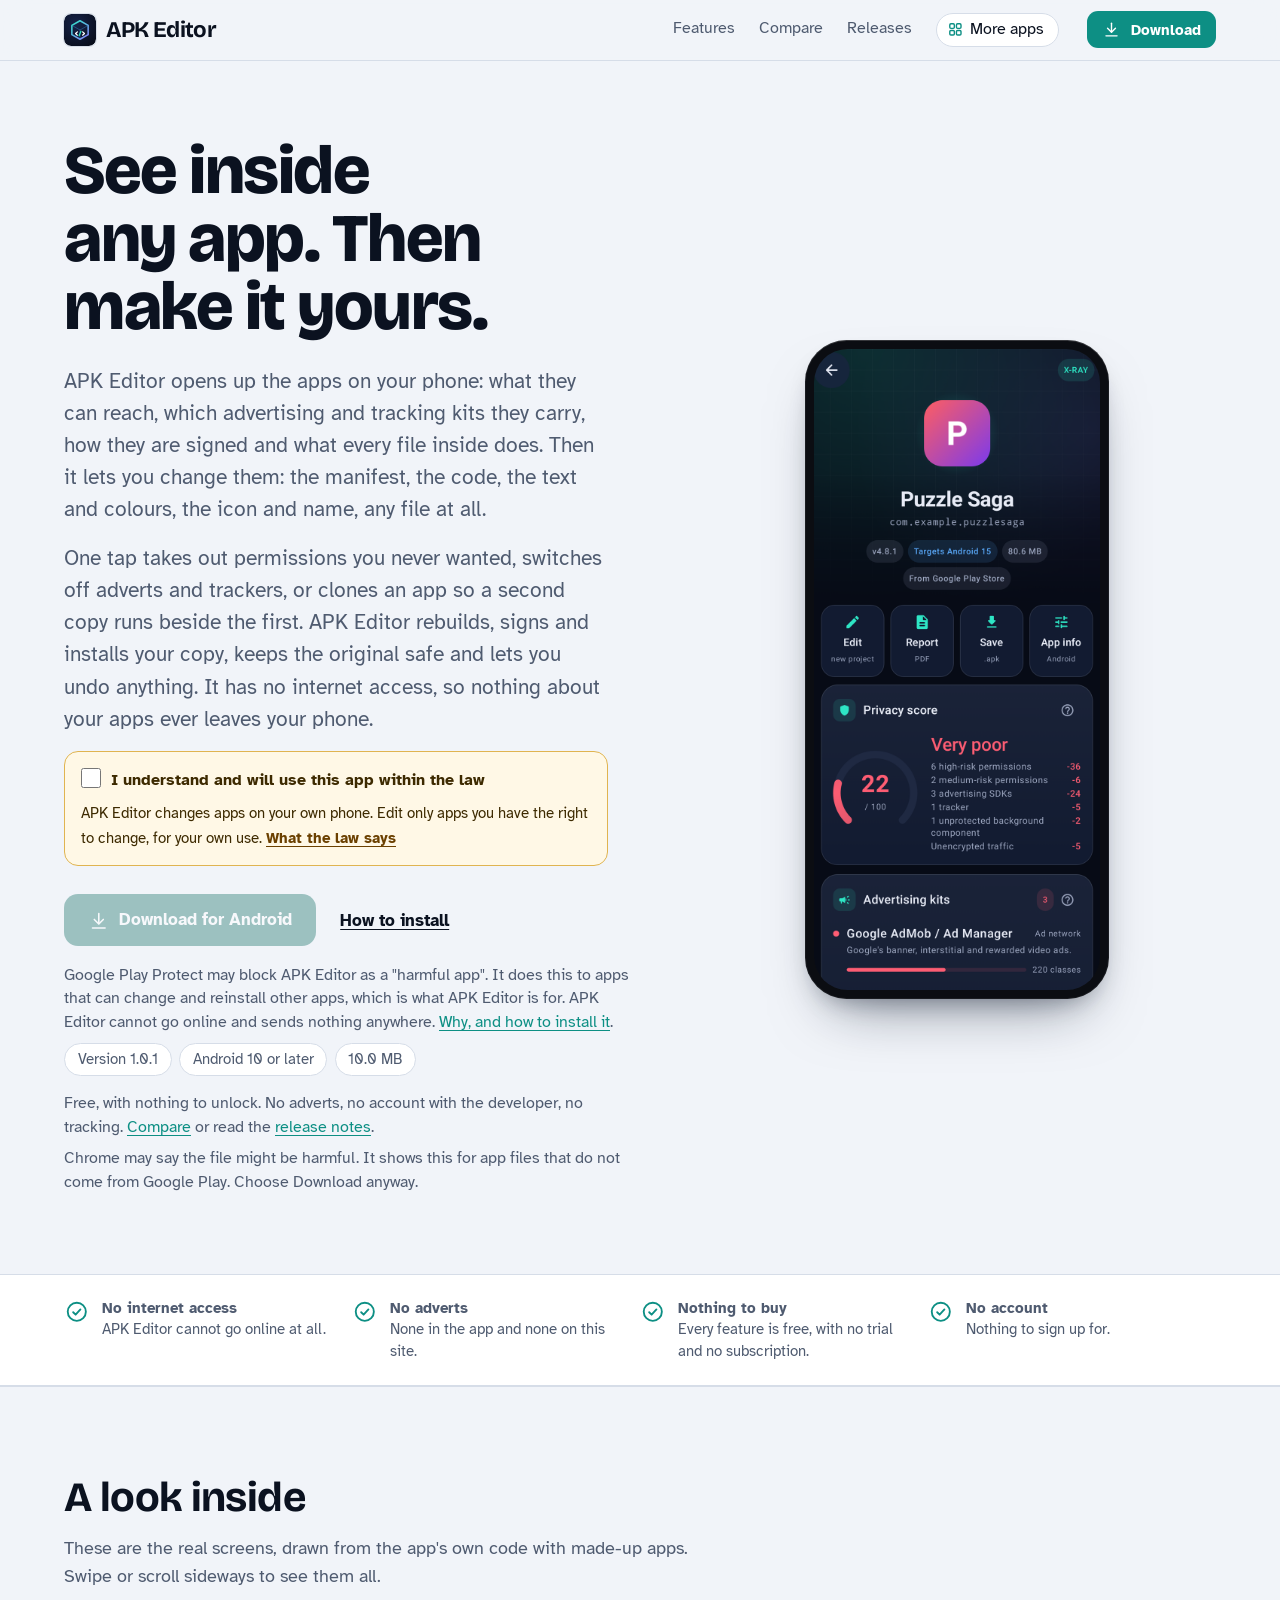
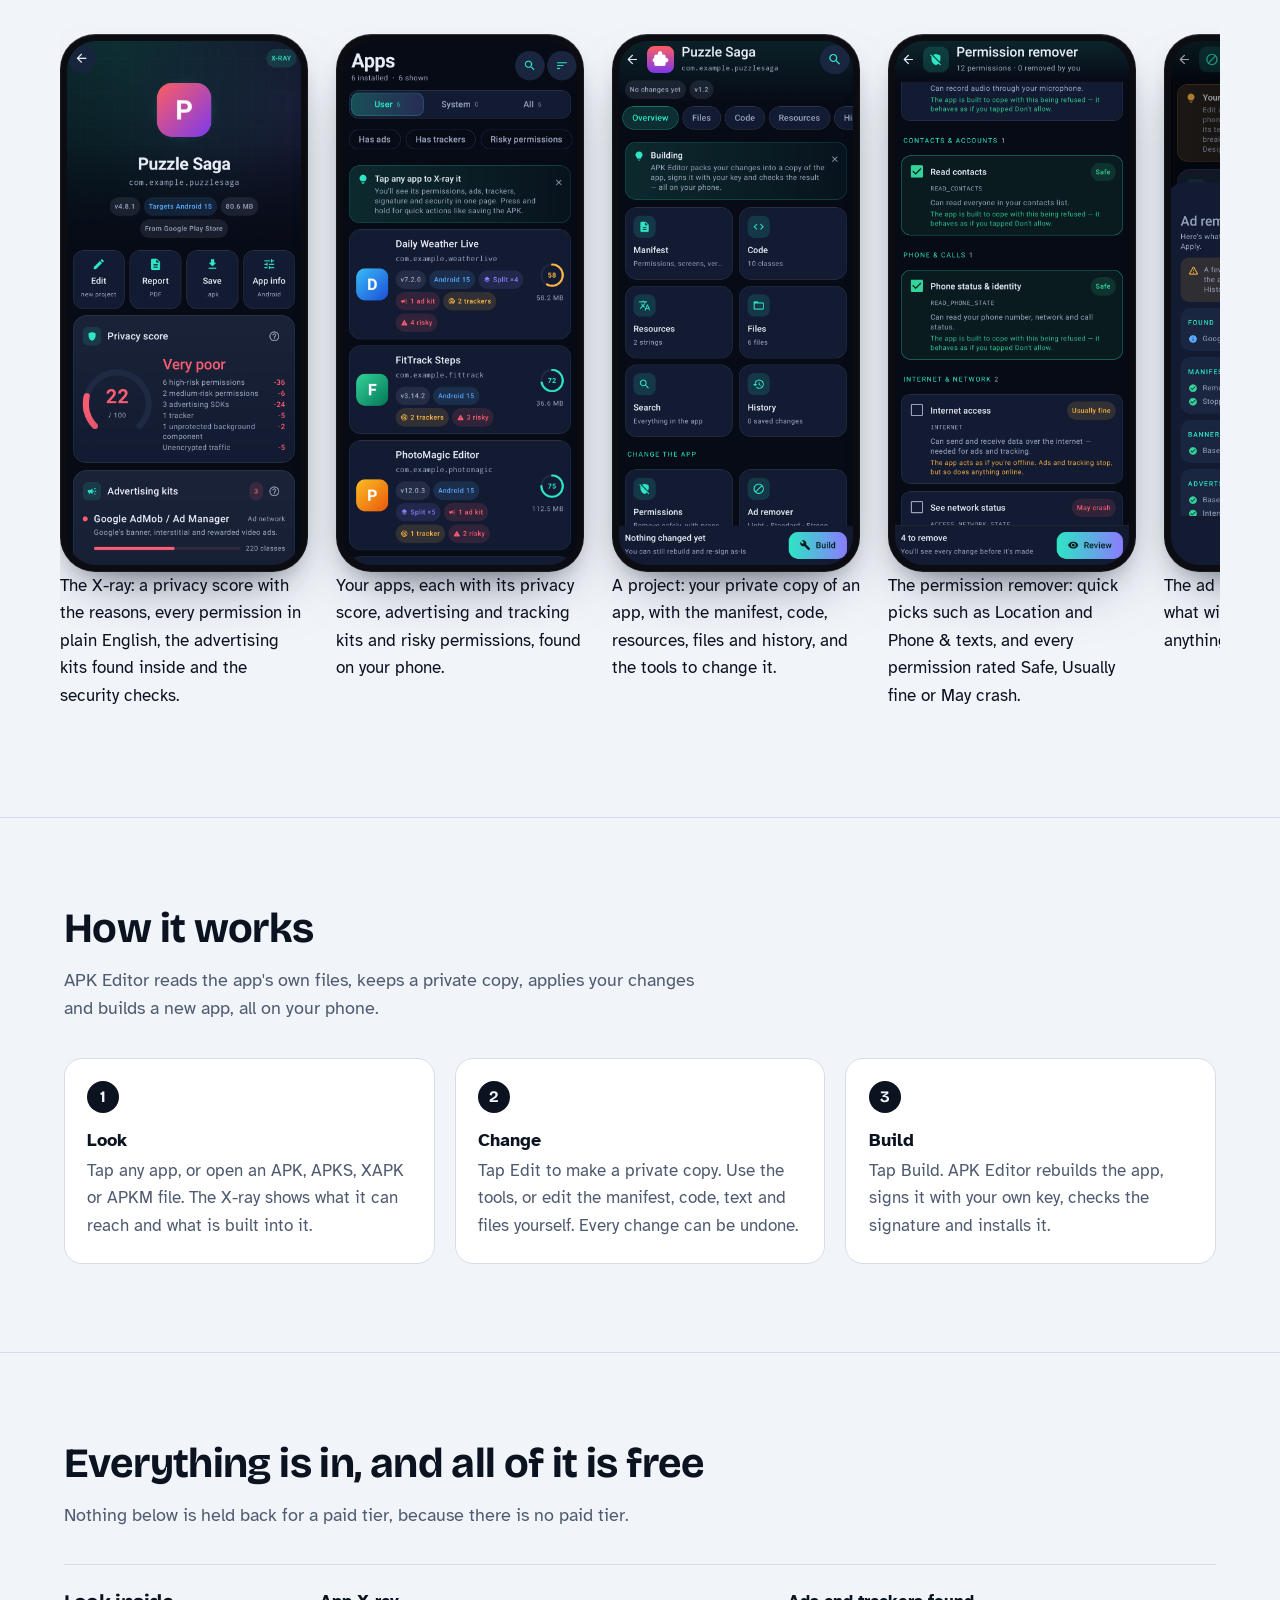
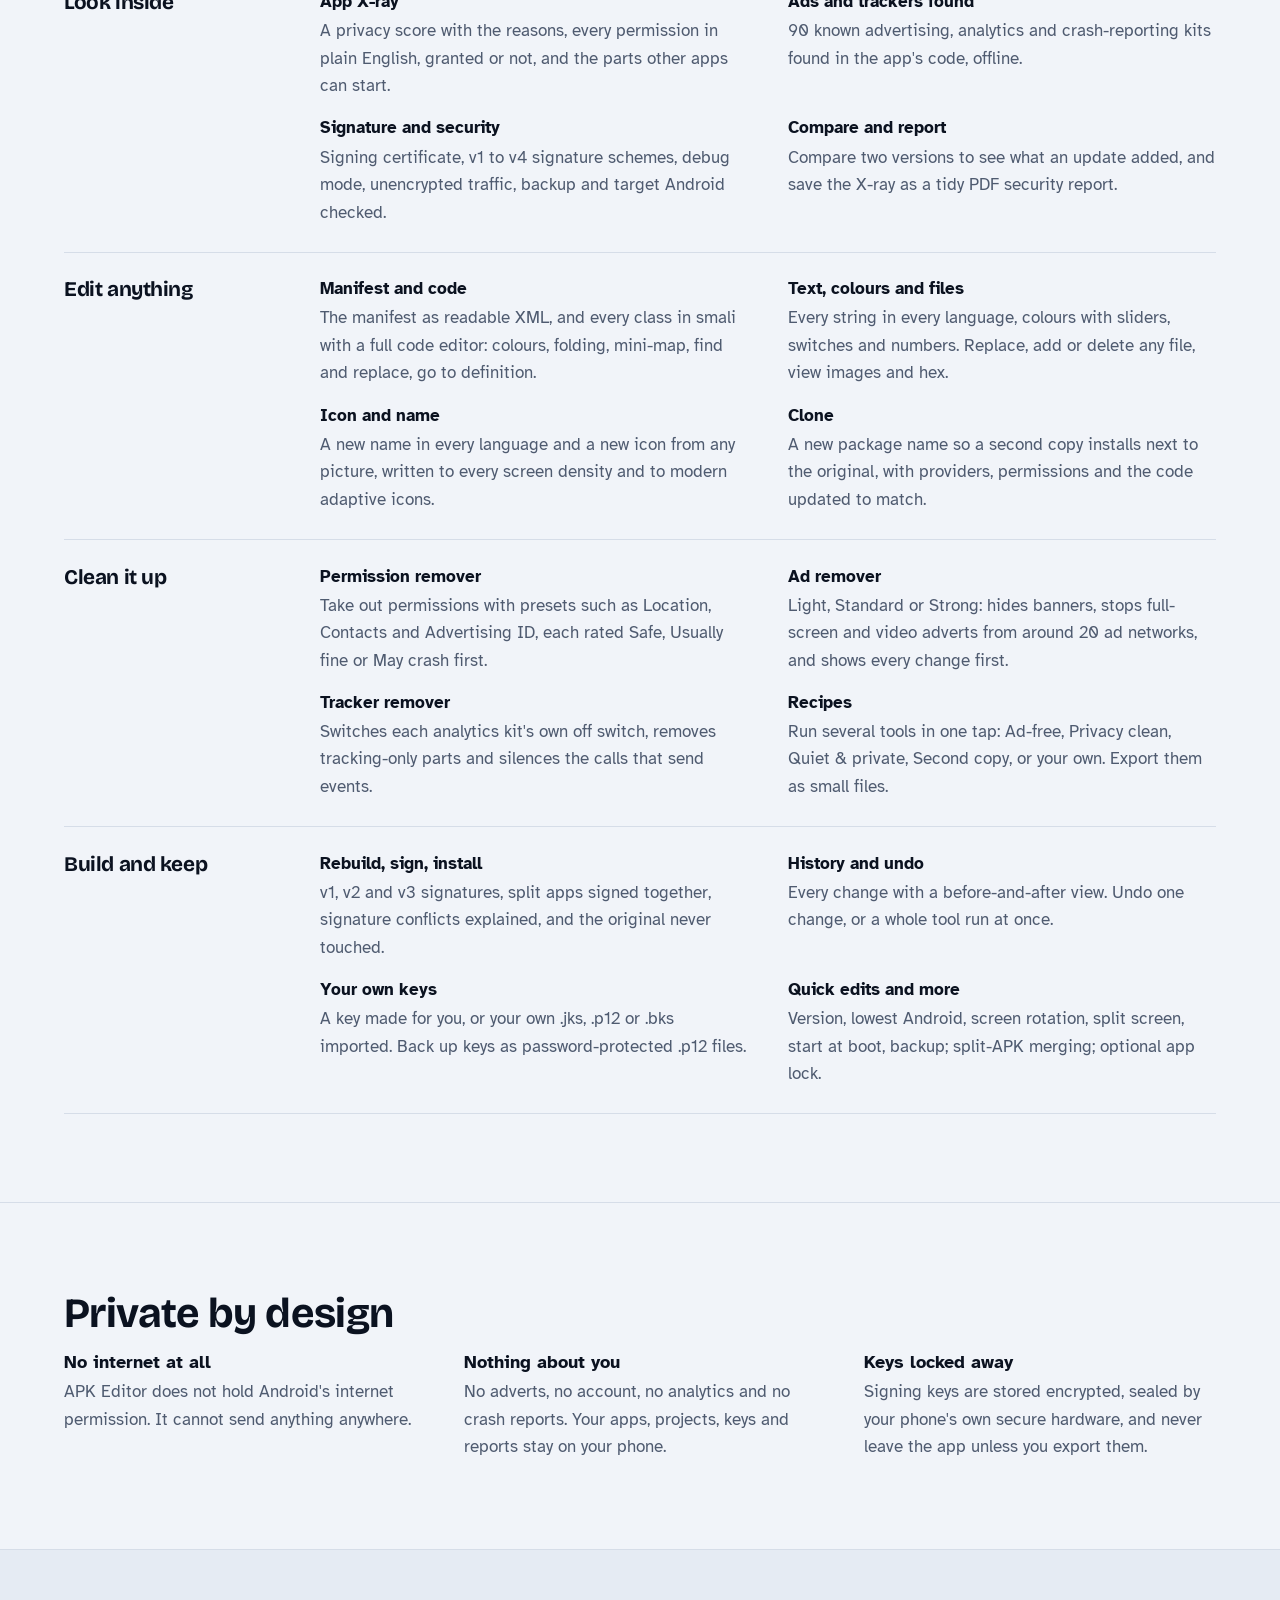
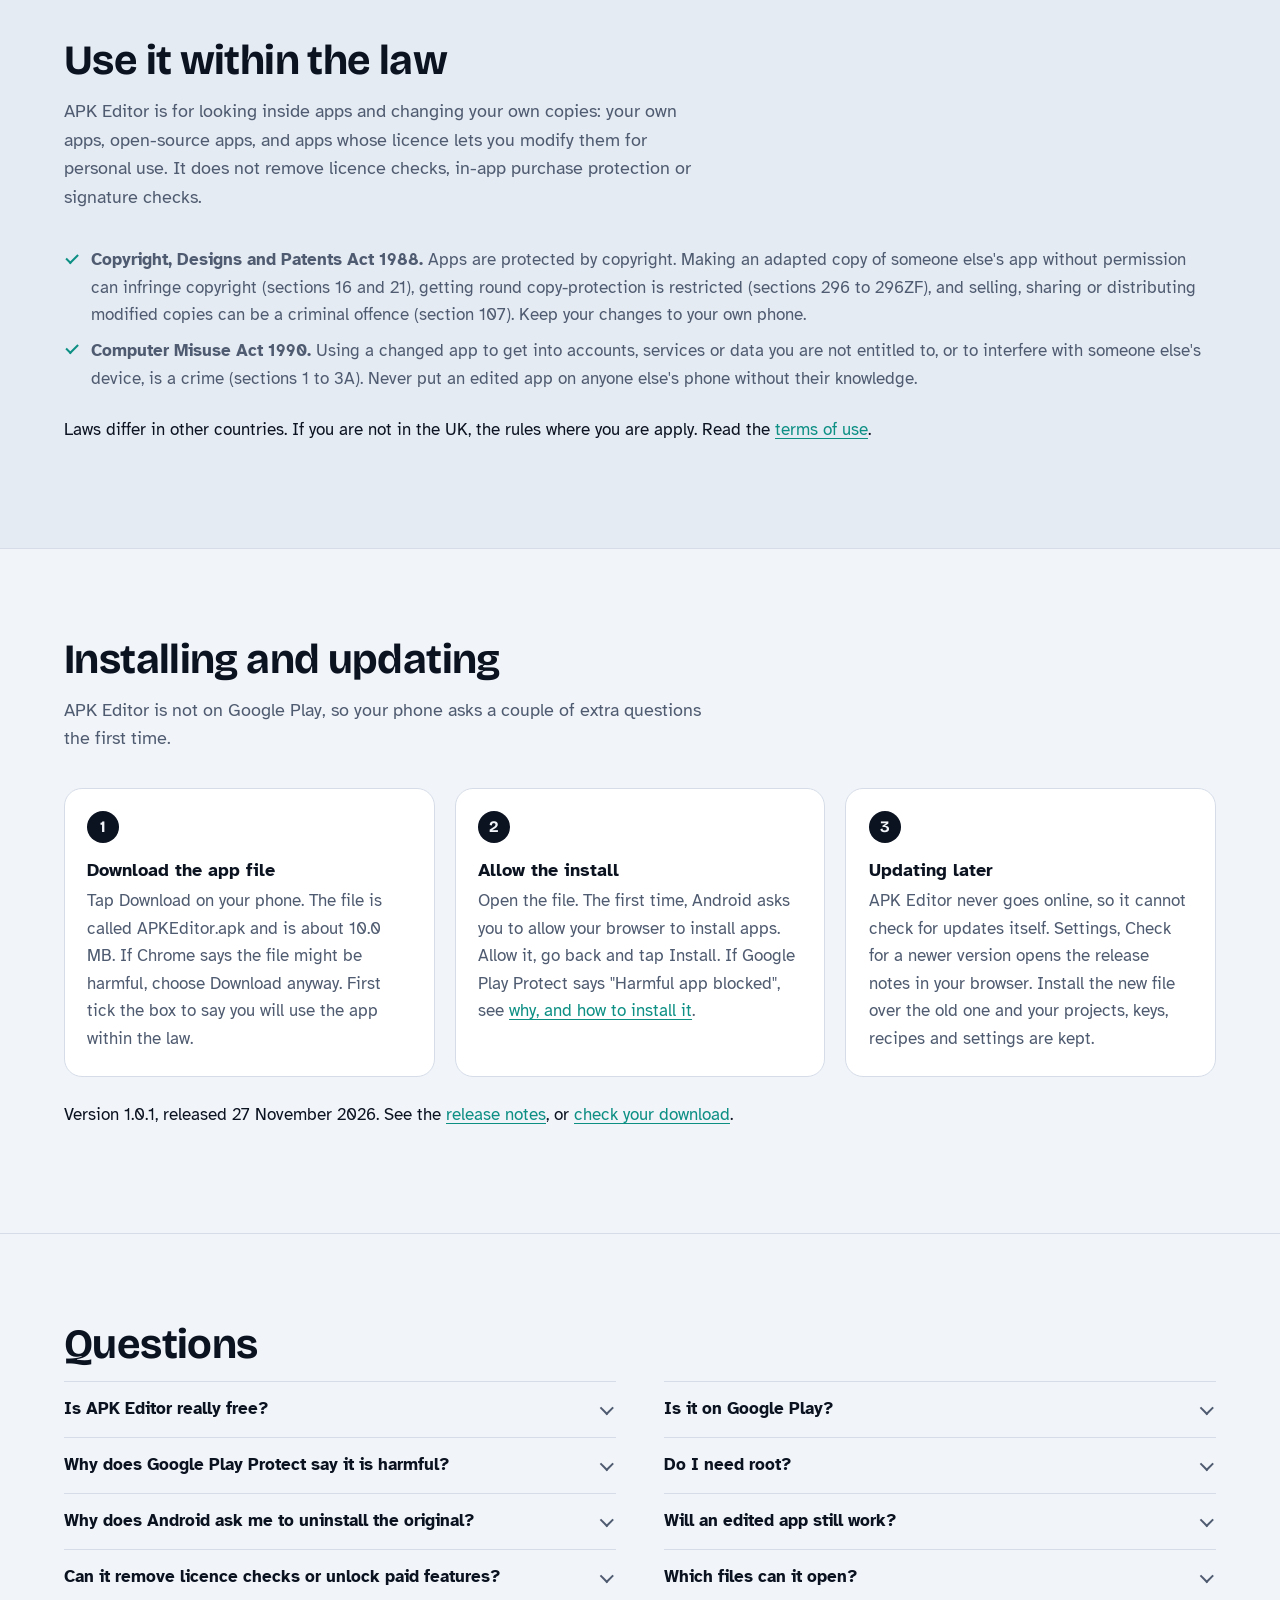
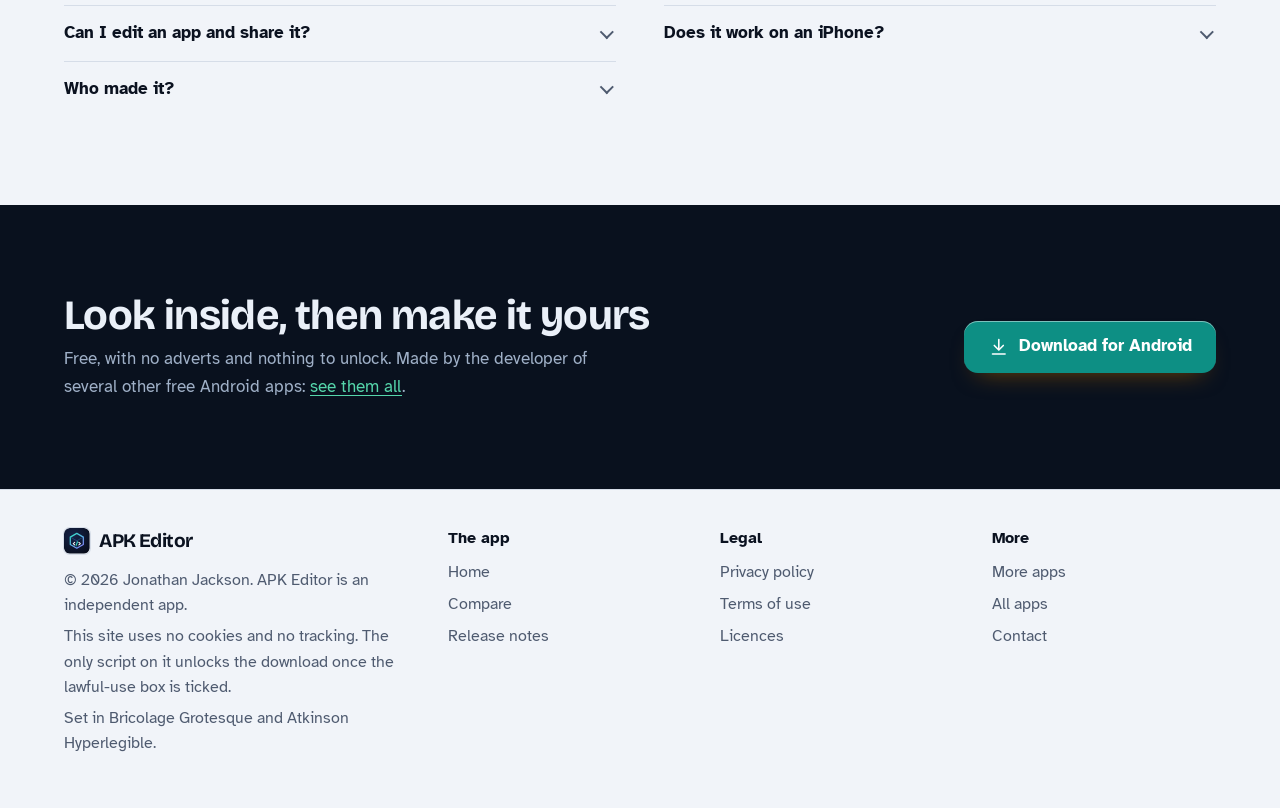
<file: index.html>
<!DOCTYPE html>
<html lang="en-GB">
<head>
<meta charset="utf-8">
<meta name="viewport" content="width=device-width, initial-scale=1">
<title>APK Editor: X-ray, edit, clean and rebuild Android apps on your phone</title>
<meta name="description" content="APK Editor X-rays any Android app, then edits its manifest, code, text, colours, icon and files. Remove permissions, adverts and trackers, clone an app, rebuild, sign and install your copy, compare two versions and save a security report. No internet access, no adverts, no account.">
<meta name="author" content="Jonathan Jackson">
<link rel="canonical" href="https://customgpter.github.io/apkeditor/">
<meta name="theme-color" content="#f1f4f9" media="(prefers-color-scheme: light)">
<meta name="theme-color" content="#070b16" media="(prefers-color-scheme: dark)">
<meta property="og:type" content="website">
<meta property="og:site_name" content="APK Editor">
<meta property="og:title" content="APK Editor: X-ray, edit, clean and rebuild Android apps on your phone">
<meta property="og:description" content="APK Editor X-rays any Android app, then edits its manifest, code, text, colours, icon and files. Remove permissions, adverts and trackers, clone an app, rebuild, sign and install your copy, compare two versions and save a security report. No internet access, no adverts, no account.">
<meta property="og:url" content="https://customgpter.github.io/apkeditor/">
<meta property="og:image" content="https://customgpter.github.io/apkeditor/assets/og.png">
<meta property="og:image:width" content="1200">
<meta property="og:image:height" content="630">
<meta property="og:image:alt" content="APK Editor&#x27;s X-ray of an app: privacy score, permissions, advertising kits and security checks">
<meta property="og:locale" content="en_GB">
<meta name="twitter:card" content="summary_large_image">
<link rel="icon" href="./assets/favicon.svg" type="image/svg+xml">
<link rel="apple-touch-icon" href="./assets/apple-touch-icon.png">
<link rel="preload" href="./assets/fonts/bricolage-grotesque-latin.woff2" as="font" type="font/woff2" crossorigin>
<link rel="preload" href="./assets/fonts/atkinson-hyperlegible-latin-400-normal.woff2" as="font" type="font/woff2" crossorigin>
<link rel="stylesheet" href="./assets/site.css?v=1">
<link rel="stylesheet" href="./assets/house.css?v=1">
<link rel="stylesheet" href="./assets/apps-list.css?v=1">
<script src="./assets/apps-list.js?v=1" defer></script>
<script type="application/ld+json">{"@context":"https://schema.org","@type":"SoftwareApplication","name":"APK Editor","url":"https://customgpter.github.io/apkeditor/","description":"APK Editor X-rays any Android app, then edits its manifest, code, text, colours, icon and files. Remove permissions, adverts and trackers, clone an app, rebuild, sign and install your copy, compare two versions and save a security report. No internet access, no adverts, no account.","applicationCategory":"DeveloperApplication","operatingSystem":"Android 10 or later","softwareVersion":"1.0.1","downloadUrl":"https://github.com/CustomGPTer/apkeditor/releases/latest/download/APKEditor.apk","releaseNotes":"https://customgpter.github.io/apkeditor/releases.html","offers":{"@type":"Offer","price":"0","priceCurrency":"GBP"},"inLanguage":"en-GB","image":"https://customgpter.github.io/apkeditor/assets/og.png","featureList":["App X-ray","Ads and trackers found","Signature and security","Compare and report","Manifest and code","Text, colours and files","Icon and name","Clone","Permission remover","Ad remover","Tracker remover","Recipes"],"author":{"@type":"Person","name":"Jonathan Jackson"}}</script>
<script type="application/ld+json">{"@context":"https://schema.org","@type":"FAQPage","mainEntity":[{"@type":"Question","name":"Is APK Editor really free?","acceptedAnswer":{"@type":"Answer","text":"Yes. There is no paid version, no trial, no subscription and no adverts, and nothing in the app is locked."}},{"@type":"Question","name":"Is it on Google Play?","acceptedAnswer":{"@type":"Answer","text":"No. APK Editor is a personal project and is downloaded from this site as an Android app file. It needs Android 10 or later."}},{"@type":"Question","name":"Why does Google Play Protect say it is harmful?","acceptedAnswer":{"@type":"Answer","text":"Play Protect blocks apps that can change, re-sign and install other apps, because some harmful apps do the same. That is what APK Editor is for. It cannot go online and has no adverts or tracking. See why, and how to install it."}},{"@type":"Question","name":"Do I need root?","acceptedAnswer":{"@type":"Answer","text":"No. APK Editor reads apps and builds new copies like any other app. Installing your copy uses Android's own installer, which asks you first."}},{"@type":"Question","name":"Why does Android ask me to uninstall the original?","acceptedAnswer":{"@type":"Answer","text":"Android only lets an app update itself if both versions are signed by the same key. Your copy is signed with your key, not the developer's. APK Editor explains this first; uninstalling deletes that app's data, or you can use Clone to install your copy next to the original instead."}},{"@type":"Question","name":"Will an edited app still work?","acceptedAnswer":{"@type":"Answer","text":"Usually, yes. Each tool tells you how risky a change is before you make it, and every change can be undone. A few apps check their own signature or wait for an advert; if one misbehaves, undo the change in History."}},{"@type":"Question","name":"Can it remove licence checks or unlock paid features?","acceptedAnswer":{"@type":"Answer","text":"No. APK Editor does not remove licence checks, in-app purchase protection or signature checks, and never will."}},{"@type":"Question","name":"Which files can it open?","acceptedAnswer":{"@type":"Answer","text":"Installed apps, and APK, APKS, XAPK and APKM files from your phone or SD card. Split apps can be merged into a single APK."}},{"@type":"Question","name":"Can I edit an app and share it?","acceptedAnswer":{"@type":"Answer","text":"Only if it is your own app or its licence allows it. Sharing someone else's modified app can break copyright law; see the warning above."}},{"@type":"Question","name":"Does it work on an iPhone?","acceptedAnswer":{"@type":"Answer","text":"No. APK Editor is for Android phones and tablets only."}},{"@type":"Question","name":"Who made it?","acceptedAnswer":{"@type":"Answer","text":"APK Editor is made by Jonathan Jackson, an independent developer in the United Kingdom."}}]}</script>
</head>
<body>
<a class="skip" href="#main">Skip to content</a>
<header class="masthead">
<div class="wrap">
<a class="brand" href="./" aria-label="APK Editor home"><svg viewBox="0 0 108 108" aria-hidden="true"><defs><radialGradient id="aebg" cx="40" cy="34" r="96" gradientUnits="userSpaceOnUse"><stop offset="0" stop-color="#16234a"/><stop offset="1" stop-color="#070b16"/></radialGradient><linearGradient id="aehx" x1="32" y1="27" x2="76" y2="77" gradientUnits="userSpaceOnUse"><stop offset="0" stop-color="#2ee6c5"/><stop offset="1" stop-color="#8b7cff"/></linearGradient></defs><rect width="108" height="108" rx="24" fill="url(#aebg)"/><g transform="translate(54 54) scale(1.25) translate(-54 -52)"><path d="M54 27L76 39.5L76 64.5L54 77L32 64.5L32 39.5Z" stroke="url(#aehx)" stroke-width="4.2" stroke-linejoin="round" fill="none"/><path d="M32 39.5L54 52L76 39.5M54 52L54 77" stroke="#3d8fd6" stroke-width="2" stroke-linecap="round" fill="none" opacity=".55"/><path d="M47 57L42 61.5L47 66M61 57L66 61.5L61 66" stroke="#fff" stroke-width="3.4" stroke-linecap="round" stroke-linejoin="round" fill="none"/><path d="M56.5 55.5L51.5 67.5" stroke="#2ee6c5" stroke-width="3.4" stroke-linecap="round"/></g></svg><span>APK Editor</span></a>
<nav aria-label="Main"><ul><li><a href="./#features">Features</a></li><li><a href="./compare.html">Compare</a></li><li><a href="./releases.html">Releases</a></li><li><a class="more-apps" href="./more-apps.html"><svg class="ico" viewBox="0 0 24 24" aria-hidden="true"><rect x="4" y="4" width="6.5" height="6.5" rx="1.6"/><rect x="13.5" y="4" width="6.5" height="6.5" rx="1.6"/><rect x="4" y="13.5" width="6.5" height="6.5" rx="1.6"/><rect x="13.5" y="13.5" width="6.5" height="6.5" rx="1.6"/></svg>More apps</a></li></ul></nav>
<a class="button small" href="./#download"><svg class="ico" viewBox="0 0 24 24" aria-hidden="true"><path d="M12 4v11"/><path d="M7 10.5l5 5 5-5"/><path d="M5 20h14"/></svg>Download</a>
</div>
</header>
<main id="main">
<div class="hero">
<div class="wrap hero-grid">
<div class="hero-copy">
<h1>See inside any app. Then make it yours.</h1>
<p class="lede">APK Editor opens up the apps on your phone: what they can reach, which advertising and tracking kits they carry, how they are signed and what every file inside does. Then it lets you change them: the manifest, the code, the text and colours, the icon and name, any file at all.</p><p class="lede">One tap takes out permissions you never wanted, switches off adverts and trackers, or clones an app so a second copy runs beside the first. APK Editor rebuilds, signs and installs your copy, keeps the original safe and lets you undo anything. It has no internet access, so nothing about your apps ever leaves your phone.</p>

<div class="gate-scope"><div class="law-box" data-gate><label><input type="checkbox"> I understand and will use this app within the law</label><p>APK Editor changes apps on your own phone. Edit only apps you have the right to change, for your own use. <a href="terms.html#law">What the law says</a></p><noscript><p>Turn on JavaScript to tick the box and download.</p></noscript></div><p class="get" id="download"><a class="button" data-href="https://github.com/CustomGPTer/apkeditor/releases/latest/download/APKEditor.apk" aria-disabled="true" role="link" tabindex="-1"><svg class="ico" viewBox="0 0 24 24" aria-hidden="true"><path d="M12 4v11"/><path d="M7 10.5l5 5 5-5"/><path d="M5 20h14"/></svg>Download for Android</a><a class="aside" href="#install">How to install</a></p></div>
<p class="facts protect-note">Google Play Protect may block APK Editor as a "harmful app". It does this to apps that can change and reinstall other apps, which is what APK Editor is for. APK Editor cannot go online and sends nothing anywhere. <a href="releases.html#play-protect">Why, and how to install it</a>.</p>
<ul class="pills"><li>Version 1.0.1</li><li>Android 10 or later</li><li>10.0 MB</li></ul>
<p class="facts">Free, with nothing to unlock. No adverts, no account with the developer, no tracking. <a href="compare.html">Compare</a> or read the <a href="releases.html">release notes</a>.</p>
<p class="facts">Chrome may say the file might be harmful. It shows this for app files that do not come from Google Play. Choose Download anyway.</p>
</div>
<div class="hero-phone"><div class="phone"><img src="./assets/screens/xray.png" alt="The X-ray: a privacy score with the reasons, every permission in plain English, the advertising kits found inside and the security checks." width="393" height="852" fetchpriority="high"></div></div>
</div>
</div>

<section class="promises" aria-label="In short">
<div class="wrap"><ul><li><svg class="ico" viewBox="0 0 24 24" aria-hidden="true"><circle cx="12" cy="12" r="8.5"/><path d="M8.6 12.4l2.3 2.3 4.5-4.9"/></svg><span><b>No internet access</b><span>APK Editor cannot go online at all.</span></span></li><li><svg class="ico" viewBox="0 0 24 24" aria-hidden="true"><circle cx="12" cy="12" r="8.5"/><path d="M8.6 12.4l2.3 2.3 4.5-4.9"/></svg><span><b>No adverts</b><span>None in the app and none on this site.</span></span></li><li><svg class="ico" viewBox="0 0 24 24" aria-hidden="true"><circle cx="12" cy="12" r="8.5"/><path d="M8.6 12.4l2.3 2.3 4.5-4.9"/></svg><span><b>Nothing to buy</b><span>Every feature is free, with no trial and no subscription.</span></span></li><li><svg class="ico" viewBox="0 0 24 24" aria-hidden="true"><circle cx="12" cy="12" r="8.5"/><path d="M8.6 12.4l2.3 2.3 4.5-4.9"/></svg><span><b>No account</b><span>Nothing to sign up for.</span></span></li></ul></div>
</section>

<section id="screens" aria-labelledby="screens-h">
<div class="wrap">
<h2 id="screens-h">A look inside</h2>
<p class="intro">These are the real screens, drawn from the app&#x27;s own code with made-up apps. Swipe or scroll sideways to see them all.</p>
<div class="gallery" tabindex="0" role="region" aria-label="Screens from APK Editor"><figure class="shot"><div class="phone"><img src="./assets/screens/xray.png" alt="The X-ray: a privacy score with the reasons, every permission in plain English, the advertising kits found inside and the security checks." width="393" height="852" loading="eager" decoding="async"></div><figcaption>The X-ray: a privacy score with the reasons, every permission in plain English, the advertising kits found inside and the security checks.</figcaption></figure><figure class="shot"><div class="phone"><img src="./assets/screens/apps.png" alt="Your apps, each with its privacy score, advertising and tracking kits and risky permissions, found on your phone." width="393" height="852" loading="eager" decoding="async"></div><figcaption>Your apps, each with its privacy score, advertising and tracking kits and risky permissions, found on your phone.</figcaption></figure><figure class="shot"><div class="phone"><img src="./assets/screens/project.png" alt="A project: your private copy of an app, with the manifest, code, resources, files and history, and the tools to change it." width="393" height="852" loading="eager" decoding="async"></div><figcaption>A project: your private copy of an app, with the manifest, code, resources, files and history, and the tools to change it.</figcaption></figure><figure class="shot"><div class="phone"><img src="./assets/screens/permissions.png" alt="The permission remover: quick picks such as Location and Phone &amp; texts, and every permission rated Safe, Usually fine or May crash." width="393" height="852" loading="eager" decoding="async"></div><figcaption>The permission remover: quick picks such as Location and Phone &amp; texts, and every permission rated Safe, Usually fine or May crash.</figcaption></figure><figure class="shot"><div class="phone"><img src="./assets/screens/adremover.png" alt="The ad remover&#x27;s review: exactly what will change, before anything is touched." width="393" height="852" loading="eager" decoding="async"></div><figcaption>The ad remover&#x27;s review: exactly what will change, before anything is touched.</figcaption></figure><figure class="shot"><div class="phone"><img src="./assets/screens/code.png" alt="The code editor: smali with colours, folding, bookmarks and a mini-map, and a readable Java view beside it." width="393" height="852" loading="eager" decoding="async"></div><figcaption>The code editor: smali with colours, folding, bookmarks and a mini-map, and a readable Java view beside it.</figcaption></figure><figure class="shot"><div class="phone"><img src="./assets/screens/compare.png" alt="Compare two APKs: the original against the cleaned copy, with dropped permissions and the same signing key confirmed." width="393" height="852" loading="eager" decoding="async"></div><figcaption>Compare two APKs: the original against the cleaned copy, with dropped permissions and the same signing key confirmed.</figcaption></figure><figure class="shot"><div class="phone"><img src="./assets/screens/recipes.png" alt="Recipes: Ad-free, Privacy clean and your own, so one tap re-does your changes when an app updates." width="393" height="852" loading="eager" decoding="async"></div><figcaption>Recipes: Ad-free, Privacy clean and your own, so one tap re-does your changes when an app updates.</figcaption></figure><figure class="shot"><div class="phone"><img src="./assets/screens/history.png" alt="History: a whole recipe run is one item, and Undo puts every change back." width="393" height="852" loading="eager" decoding="async"></div><figcaption>History: a whole recipe run is one item, and Undo puts every change back.</figcaption></figure><figure class="shot"><div class="phone"><img src="./assets/screens/light.png" alt="Light theme. APK Editor also has dark, pure black and your wallpaper&#x27;s colours." width="393" height="852" loading="eager" decoding="async"></div><figcaption>Light theme. APK Editor also has dark, pure black and your wallpaper&#x27;s colours.</figcaption></figure></div>
</div>
</section>

<section id="how" aria-labelledby="how-h">
<div class="wrap">
<h2 id="how-h">How it works</h2>
<p class="intro">APK Editor reads the app's own files, keeps a private copy, applies your changes and builds a new app, all on your phone.</p>
<ol class="steps"><li><h3>Look</h3><p>Tap any app, or open an APK, APKS, XAPK or APKM file. The X-ray shows what it can reach and what is built into it.</p></li><li><h3>Change</h3><p>Tap Edit to make a private copy. Use the tools, or edit the manifest, code, text and files yourself. Every change can be undone.</p></li><li><h3>Build</h3><p>Tap Build. APK Editor rebuilds the app, signs it with your own key, checks the signature and installs it.</p></li></ol>
</div>
</section>

<section id="features" aria-labelledby="features-h">
<div class="wrap">
<h2 id="features-h">Everything is in, and all of it is free</h2>
<p class="intro">Nothing below is held back for a paid tier, because there is no paid tier.</p>
<div class="groups"><div class="group"><h3>Look inside</h3><dl><div><dt>App X-ray</dt><dd>A privacy score with the reasons, every permission in plain English, granted or not, and the parts other apps can start.</dd></div><div><dt>Ads and trackers found</dt><dd>90 known advertising, analytics and crash-reporting kits found in the app's code, offline.</dd></div><div><dt>Signature and security</dt><dd>Signing certificate, v1 to v4 signature schemes, debug mode, unencrypted traffic, backup and target Android checked.</dd></div><div><dt>Compare and report</dt><dd>Compare two versions to see what an update added, and save the X-ray as a tidy PDF security report.</dd></div></dl></div><div class="group"><h3>Edit anything</h3><dl><div><dt>Manifest and code</dt><dd>The manifest as readable XML, and every class in smali with a full code editor: colours, folding, mini-map, find and replace, go to definition.</dd></div><div><dt>Text, colours and files</dt><dd>Every string in every language, colours with sliders, switches and numbers. Replace, add or delete any file, view images and hex.</dd></div><div><dt>Icon and name</dt><dd>A new name in every language and a new icon from any picture, written to every screen density and to modern adaptive icons.</dd></div><div><dt>Clone</dt><dd>A new package name so a second copy installs next to the original, with providers, permissions and the code updated to match.</dd></div></dl></div><div class="group"><h3>Clean it up</h3><dl><div><dt>Permission remover</dt><dd>Take out permissions with presets such as Location, Contacts and Advertising ID, each rated Safe, Usually fine or May crash first.</dd></div><div><dt>Ad remover</dt><dd>Light, Standard or Strong: hides banners, stops full-screen and video adverts from around 20 ad networks, and shows every change first.</dd></div><div><dt>Tracker remover</dt><dd>Switches each analytics kit's own off switch, removes tracking-only parts and silences the calls that send events.</dd></div><div><dt>Recipes</dt><dd>Run several tools in one tap: Ad-free, Privacy clean, Quiet & private, Second copy, or your own. Export them as small files.</dd></div></dl></div><div class="group"><h3>Build and keep</h3><dl><div><dt>Rebuild, sign, install</dt><dd>v1, v2 and v3 signatures, split apps signed together, signature conflicts explained, and the original never touched.</dd></div><div><dt>History and undo</dt><dd>Every change with a before-and-after view. Undo one change, or a whole tool run at once.</dd></div><div><dt>Your own keys</dt><dd>A key made for you, or your own .jks, .p12 or .bks imported. Back up keys as password-protected .p12 files.</dd></div><div><dt>Quick edits and more</dt><dd>Version, lowest Android, screen rotation, split screen, start at boot, backup; split-APK merging; optional app lock.</dd></div></dl></div></div>
</div>
</section>

<section id="privacy" aria-labelledby="privacy-h">
<div class="wrap">
<h2 id="privacy-h">Private by design</h2>
<ul class="plain"><li><h3>No internet at all</h3><p>APK Editor does not hold Android's internet permission. It cannot send anything anywhere.</p></li><li><h3>Nothing about you</h3><p>No adverts, no account, no analytics and no crash reports. Your apps, projects, keys and reports stay on your phone.</p></li><li><h3>Keys locked away</h3><p>Signing keys are stored encrypted, sealed by your phone's own secure hardware, and never leave the app unless you export them.</p></li></ul>
</div>
</section>

<section id="law" aria-labelledby="law-h" class="law-band">
<div class="wrap">
<h2 id="law-h">Use it within the law</h2>
<p class="intro">APK Editor is for looking inside apps and changing your own copies: your own apps, open-source apps, and apps whose licence lets you modify them for personal use. It does not remove licence checks, in-app purchase protection or signature checks.</p>
<ul class="ticks"><li><b>Copyright, Designs and Patents Act 1988.</b> Apps are protected by copyright. Making an adapted copy of someone else's app without permission can infringe copyright (sections 16 and 21), getting round copy-protection is restricted (sections 296 to 296ZF), and selling, sharing or distributing modified copies can be a criminal offence (section 107). Keep your changes to your own phone.</li><li><b>Computer Misuse Act 1990.</b> Using a changed app to get into accounts, services or data you are not entitled to, or to interfere with someone else's device, is a crime (sections 1 to 3A). Never put an edited app on anyone else's phone without their knowledge.</li></ul>
<p class="after-table">Laws differ in other countries. If you are not in the UK, the rules where you are apply. Read the <a href="terms.html#law">terms of use</a>.</p>
</div>
</section>
<section id="install" aria-labelledby="install-h">
<div class="wrap">
<h2 id="install-h">Installing and updating</h2>
<p class="intro">APK Editor is not on Google Play, so your phone asks a couple of extra questions the first time.</p>
<ol class="steps"><li><h3>Download the app file</h3><p>Tap Download on your phone. The file is called APKEditor.apk and is about 10.0 MB. If Chrome says the file might be harmful, choose Download anyway. First tick the box to say you will use the app within the law.</p></li><li><h3>Allow the install</h3><p>Open the file. The first time, Android asks you to allow your browser to install apps. Allow it, go back and tap Install. If Google Play Protect says "Harmful app blocked", see <a href="releases.html#play-protect">why, and how to install it</a>.</p></li><li><h3>Updating later</h3><p>APK Editor never goes online, so it cannot check for updates itself. Settings, Check for a newer version opens the release notes in your browser. Install the new file over the old one and your projects, keys, recipes and settings are kept.</p></li></ol>
<p class="after-table">Version 1.0.1, released 27 November 2026. See the <a href="releases.html">release notes</a>, or <a href="releases.html#checking">check your download</a>.</p>
</div>
</section>

<section id="questions" aria-labelledby="questions-h">
<div class="wrap">
<h2 id="questions-h">Questions</h2>
<div class="faq"><details><summary>Is APK Editor really free?</summary><p>Yes. There is no paid version, no trial, no subscription and no adverts, and nothing in the app is locked.</p></details><details><summary>Is it on Google Play?</summary><p>No. APK Editor is a personal project and is downloaded from this site as an Android app file. It needs Android 10 or later.</p></details><details><summary>Why does Google Play Protect say it is harmful?</summary><p>Play Protect blocks apps that can change, re-sign and install other apps, because some harmful apps do the same. That is what APK Editor is for. It cannot go online and has no adverts or tracking. See <a href="releases.html#play-protect">why, and how to install it</a>.</p></details><details><summary>Do I need root?</summary><p>No. APK Editor reads apps and builds new copies like any other app. Installing your copy uses Android's own installer, which asks you first.</p></details><details><summary>Why does Android ask me to uninstall the original?</summary><p>Android only lets an app update itself if both versions are signed by the same key. Your copy is signed with your key, not the developer's. APK Editor explains this first; uninstalling deletes that app's data, or you can use Clone to install your copy next to the original instead.</p></details><details><summary>Will an edited app still work?</summary><p>Usually, yes. Each tool tells you how risky a change is before you make it, and every change can be undone. A few apps check their own signature or wait for an advert; if one misbehaves, undo the change in History.</p></details><details><summary>Can it remove licence checks or unlock paid features?</summary><p>No. APK Editor does not remove licence checks, in-app purchase protection or signature checks, and never will.</p></details><details><summary>Which files can it open?</summary><p>Installed apps, and APK, APKS, XAPK and APKM files from your phone or SD card. Split apps can be merged into a single APK.</p></details><details><summary>Can I edit an app and share it?</summary><p>Only if it is your own app or its licence allows it. Sharing someone else's modified app can break copyright law; see the warning above.</p></details><details><summary>Does it work on an iPhone?</summary><p>No. APK Editor is for Android phones and tablets only.</p></details><details><summary>Who made it?</summary><p>APK Editor is made by Jonathan Jackson, an independent developer in the United Kingdom.</p></details></div>
</div>
</section>

<section class="closing" aria-labelledby="closing-h">
<div class="wrap">
<div><h2 id="closing-h">Look inside, then make it yours</h2><p>Free, with no adverts and nothing to unlock. Made by the developer of several other free Android apps: <a href="more-apps.html">see them all</a>.</p></div>
<a class="button" href="./#download"><svg class="ico" viewBox="0 0 24 24" aria-hidden="true"><path d="M12 4v11"/><path d="M7 10.5l5 5 5-5"/><path d="M5 20h14"/></svg>Download for Android</a>
</div>
</section>
</main>
<footer class="colophon">
<div class="wrap">
<div>
<a class="brand" href="./" aria-label="APK Editor home"><svg viewBox="0 0 108 108" aria-hidden="true"><defs><radialGradient id="aebg" cx="40" cy="34" r="96" gradientUnits="userSpaceOnUse"><stop offset="0" stop-color="#16234a"/><stop offset="1" stop-color="#070b16"/></radialGradient><linearGradient id="aehx" x1="32" y1="27" x2="76" y2="77" gradientUnits="userSpaceOnUse"><stop offset="0" stop-color="#2ee6c5"/><stop offset="1" stop-color="#8b7cff"/></linearGradient></defs><rect width="108" height="108" rx="24" fill="url(#aebg)"/><g transform="translate(54 54) scale(1.25) translate(-54 -52)"><path d="M54 27L76 39.5L76 64.5L54 77L32 64.5L32 39.5Z" stroke="url(#aehx)" stroke-width="4.2" stroke-linejoin="round" fill="none"/><path d="M32 39.5L54 52L76 39.5M54 52L54 77" stroke="#3d8fd6" stroke-width="2" stroke-linecap="round" fill="none" opacity=".55"/><path d="M47 57L42 61.5L47 66M61 57L66 61.5L61 66" stroke="#fff" stroke-width="3.4" stroke-linecap="round" stroke-linejoin="round" fill="none"/><path d="M56.5 55.5L51.5 67.5" stroke="#2ee6c5" stroke-width="3.4" stroke-linecap="round"/></g></svg><span>APK Editor</span></a>
<p>&copy; 2026 Jonathan Jackson. APK Editor is an independent app.</p>
<p>This site uses no cookies and no tracking. The only script on it unlocks the download once the lawful-use box is ticked.</p>
<p>Set in Bricolage Grotesque and Atkinson Hyperlegible.</p>
</div>
<nav aria-label="The app"><h2>The app</h2><ul>
<li><a href="./">Home</a></li>
<li><a href="./compare.html">Compare</a></li>
<li><a href="./releases.html">Release notes</a></li>

</ul></nav>
<nav aria-label="Legal"><h2>Legal</h2><ul>
<li><a href="./privacy.html">Privacy policy</a></li>
<li><a href="./terms.html">Terms of use</a></li>
<li><a href="./licences.html">Licences</a></li>
</ul></nav>
<nav aria-label="More"><h2>More</h2><ul>
<li><a href="./more-apps.html">More apps</a></li>
<li><a href="https://customgpter.github.io/">All apps</a></li>
<li><a href="https://github.com/CustomGPTer/apkeditor/issues">Contact</a></li>
</ul></nav>
</div>
</footer>
</body>
</html>
</file>
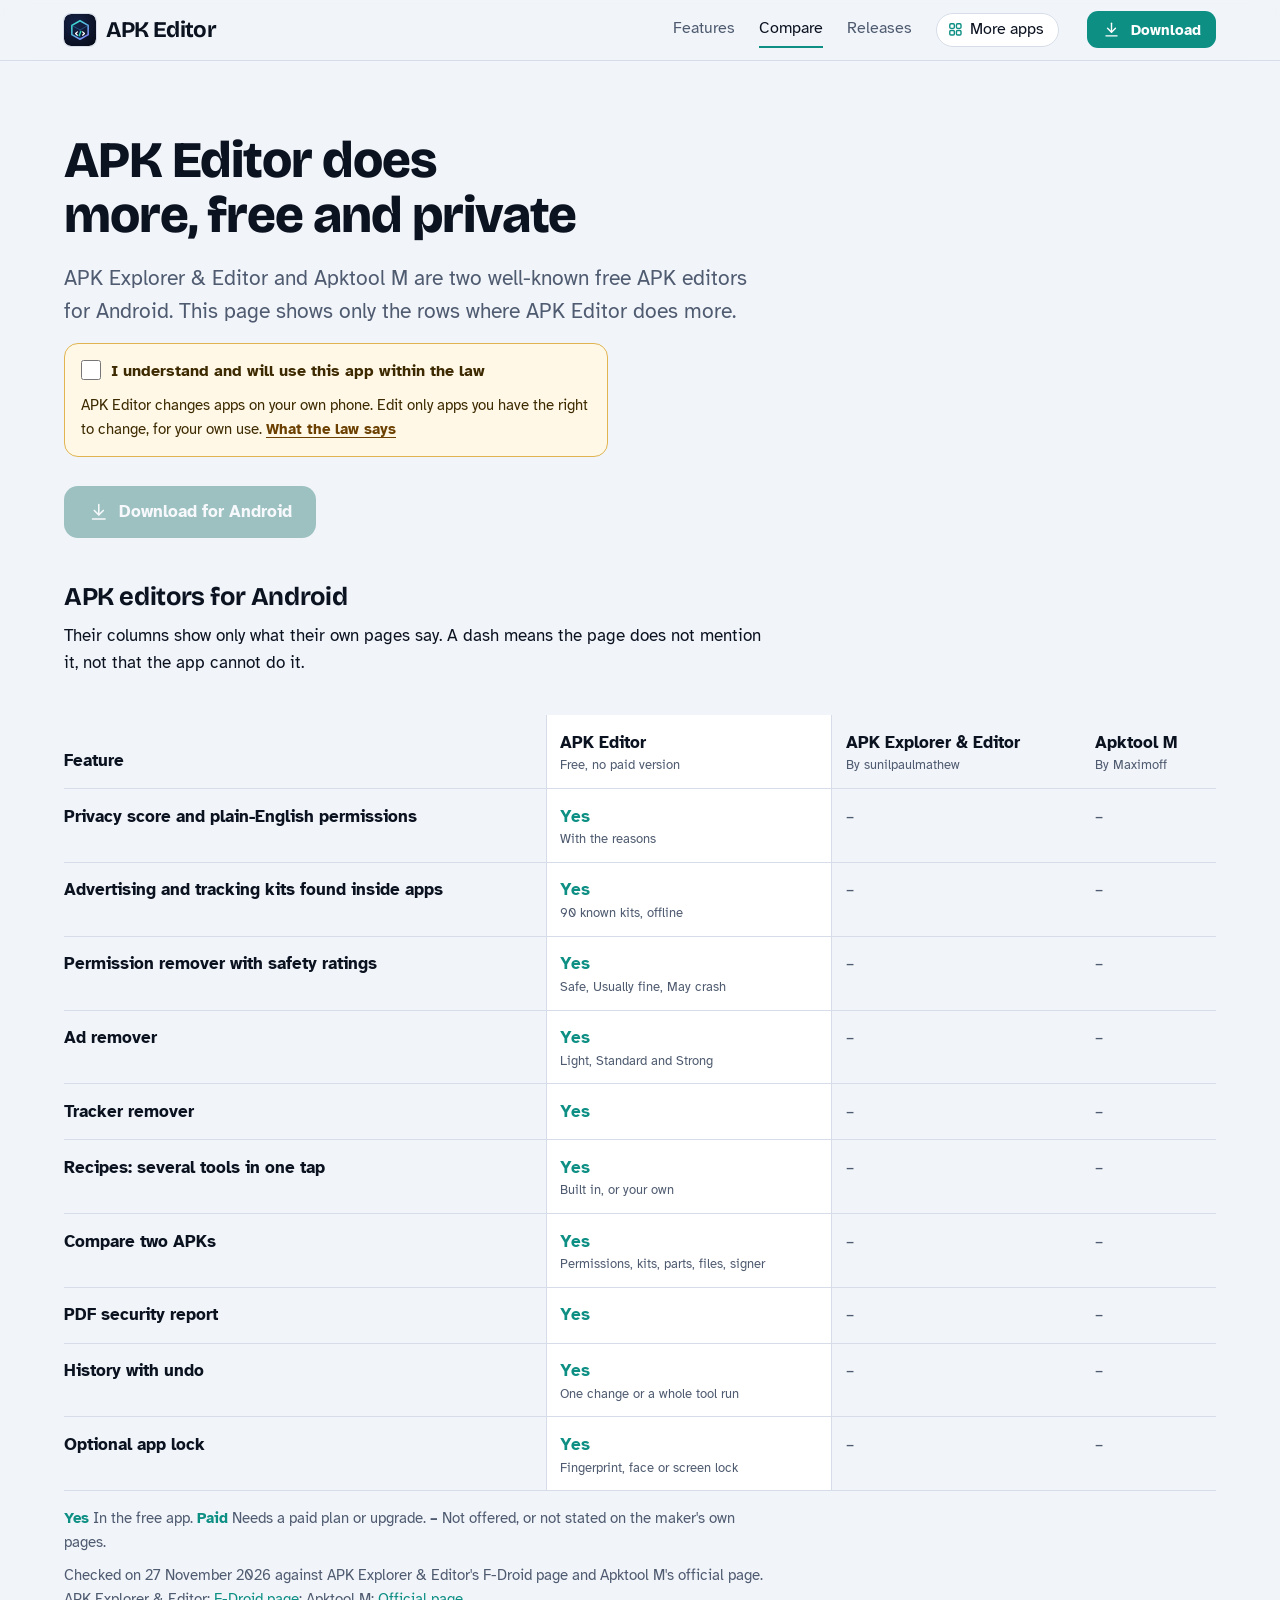
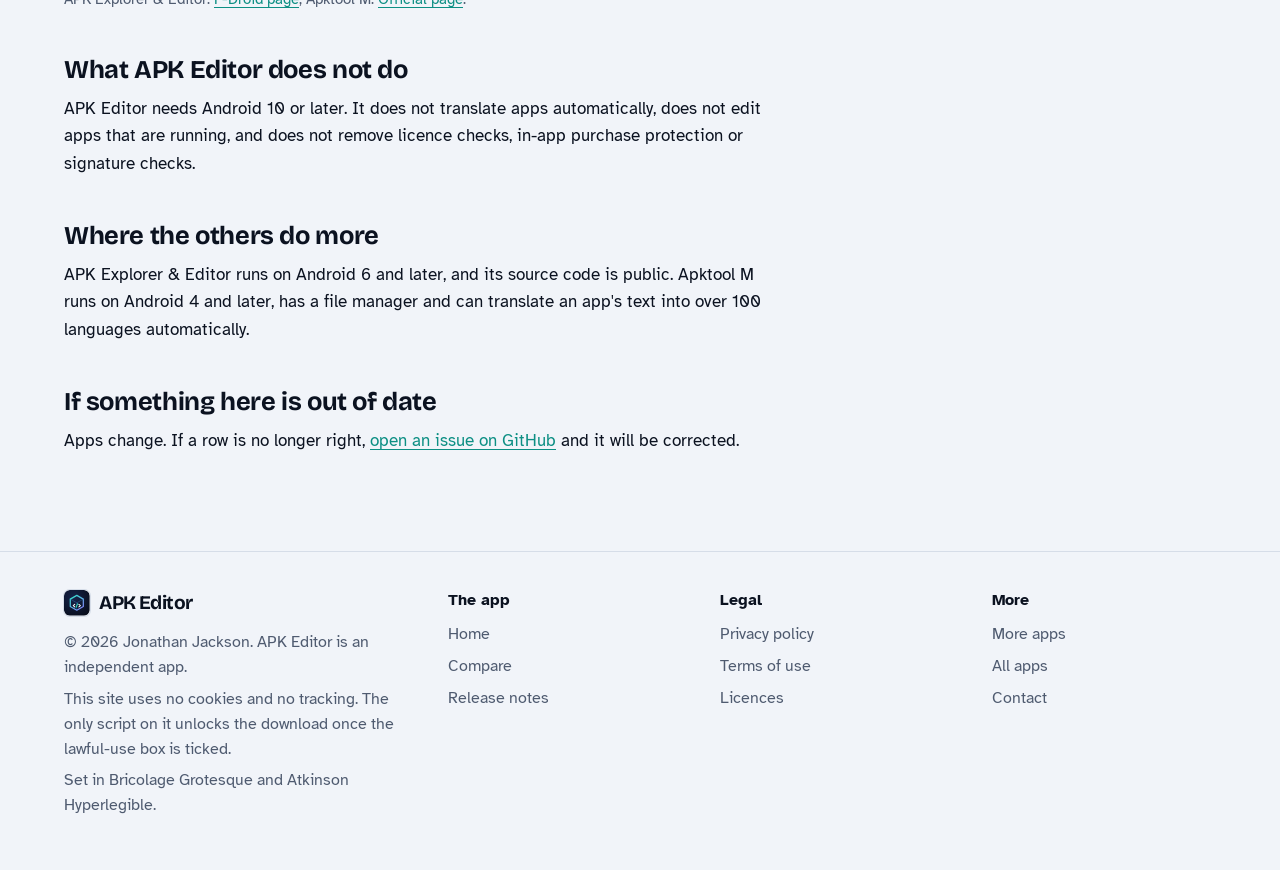
<file: compare.html>
<!DOCTYPE html>
<html lang="en-GB">
<head>
<meta charset="utf-8">
<meta name="viewport" content="width=device-width, initial-scale=1">
<title>APK Editor compared with APK Explorer &amp; Editor and Apktool M</title>
<meta name="description" content="How APK Editor compares with APK Explorer &amp; Editor and Apktool M, row by row, with each claim linked to their own pages.">
<meta name="author" content="Jonathan Jackson">
<link rel="canonical" href="https://customgpter.github.io/apkeditor/compare.html">
<meta name="theme-color" content="#f1f4f9" media="(prefers-color-scheme: light)">
<meta name="theme-color" content="#070b16" media="(prefers-color-scheme: dark)">
<meta property="og:type" content="website">
<meta property="og:site_name" content="APK Editor">
<meta property="og:title" content="APK Editor compared with APK Explorer &amp; Editor and Apktool M">
<meta property="og:description" content="How APK Editor compares with APK Explorer &amp; Editor and Apktool M, row by row, with each claim linked to their own pages.">
<meta property="og:url" content="https://customgpter.github.io/apkeditor/compare.html">
<meta property="og:image" content="https://customgpter.github.io/apkeditor/assets/og.png">
<meta property="og:image:width" content="1200">
<meta property="og:image:height" content="630">
<meta property="og:image:alt" content="APK Editor&#x27;s X-ray of an app: privacy score, permissions, advertising kits and security checks">
<meta property="og:locale" content="en_GB">
<meta name="twitter:card" content="summary_large_image">
<link rel="icon" href="./assets/favicon.svg" type="image/svg+xml">
<link rel="apple-touch-icon" href="./assets/apple-touch-icon.png">
<link rel="preload" href="./assets/fonts/bricolage-grotesque-latin.woff2" as="font" type="font/woff2" crossorigin>
<link rel="preload" href="./assets/fonts/atkinson-hyperlegible-latin-400-normal.woff2" as="font" type="font/woff2" crossorigin>
<link rel="stylesheet" href="./assets/site.css?v=1">
<link rel="stylesheet" href="./assets/house.css?v=1">
<link rel="stylesheet" href="./assets/apps-list.css?v=1">
<script src="./assets/apps-list.js?v=1" defer></script>
</head>
<body>
<a class="skip" href="#main">Skip to content</a>
<header class="masthead">
<div class="wrap">
<a class="brand" href="./" aria-label="APK Editor home"><svg viewBox="0 0 108 108" aria-hidden="true"><defs><radialGradient id="aebg" cx="40" cy="34" r="96" gradientUnits="userSpaceOnUse"><stop offset="0" stop-color="#16234a"/><stop offset="1" stop-color="#070b16"/></radialGradient><linearGradient id="aehx" x1="32" y1="27" x2="76" y2="77" gradientUnits="userSpaceOnUse"><stop offset="0" stop-color="#2ee6c5"/><stop offset="1" stop-color="#8b7cff"/></linearGradient></defs><rect width="108" height="108" rx="24" fill="url(#aebg)"/><g transform="translate(54 54) scale(1.25) translate(-54 -52)"><path d="M54 27L76 39.5L76 64.5L54 77L32 64.5L32 39.5Z" stroke="url(#aehx)" stroke-width="4.2" stroke-linejoin="round" fill="none"/><path d="M32 39.5L54 52L76 39.5M54 52L54 77" stroke="#3d8fd6" stroke-width="2" stroke-linecap="round" fill="none" opacity=".55"/><path d="M47 57L42 61.5L47 66M61 57L66 61.5L61 66" stroke="#fff" stroke-width="3.4" stroke-linecap="round" stroke-linejoin="round" fill="none"/><path d="M56.5 55.5L51.5 67.5" stroke="#2ee6c5" stroke-width="3.4" stroke-linecap="round"/></g></svg><span>APK Editor</span></a>
<nav aria-label="Main"><ul><li><a href="./#features">Features</a></li><li><a href="./compare.html" aria-current="page">Compare</a></li><li><a href="./releases.html">Releases</a></li><li><a class="more-apps" href="./more-apps.html"><svg class="ico" viewBox="0 0 24 24" aria-hidden="true"><rect x="4" y="4" width="6.5" height="6.5" rx="1.6"/><rect x="13.5" y="4" width="6.5" height="6.5" rx="1.6"/><rect x="4" y="13.5" width="6.5" height="6.5" rx="1.6"/><rect x="13.5" y="13.5" width="6.5" height="6.5" rx="1.6"/></svg>More apps</a></li></ul></nav>
<a class="button small" href="./#download"><svg class="ico" viewBox="0 0 24 24" aria-hidden="true"><path d="M12 4v11"/><path d="M7 10.5l5 5 5-5"/><path d="M5 20h14"/></svg>Download</a>
</div>
</header>
<main id="main" class="doc">
<div class="wrap">
<div class="measure">
<h1>APK Editor does more, free and private</h1>
<p class="lede">APK Explorer & Editor and Apktool M are two well-known free APK editors for Android. This page shows only the rows where APK Editor does more.</p>
<div class="gate-scope"><div class="law-box" data-gate><label><input type="checkbox"> I understand and will use this app within the law</label><p>APK Editor changes apps on your own phone. Edit only apps you have the right to change, for your own use. <a href="terms.html#law">What the law says</a></p><noscript><p>Turn on JavaScript to tick the box and download.</p></noscript></div><p class="get"><a class="button" data-href="https://github.com/CustomGPTer/apkeditor/releases/latest/download/APKEditor.apk" aria-disabled="true" role="link" tabindex="-1"><svg class="ico" viewBox="0 0 24 24" aria-hidden="true"><path d="M12 4v11"/><path d="M7 10.5l5 5 5-5"/><path d="M5 20h14"/></svg>Download for Android</a></p></div>
<h2 id="table">APK editors for Android</h2>
<p>Their columns show only what their own pages say. A dash means the page does not mention it, not that the app cannot do it.</p>
</div>
<div class="scroll">
<table class="cmp">
<thead><tr><th scope="col">Feature</th><th scope="col" class="ours">APK Editor<small>Free, no paid version</small></th><th scope="col">APK Explorer &amp; Editor<small>By sunilpaulmathew</small></th><th scope="col">Apktool M<small>By Maximoff</small></th></tr></thead>
<tbody>
<tr><th scope="row">Privacy score and plain-English permissions</th><td class="yes ours"><span class="app">APK Editor</span><span class="v">Yes<small>With the reasons</small></span></td><td class="na"><span class="app">APK Explorer &amp; Editor</span><span class="v">&ndash;</span></td><td class="na"><span class="app">Apktool M</span><span class="v">&ndash;</span></td></tr>
<tr><th scope="row">Advertising and tracking kits found inside apps</th><td class="yes ours"><span class="app">APK Editor</span><span class="v">Yes<small>90 known kits, offline</small></span></td><td class="na"><span class="app">APK Explorer &amp; Editor</span><span class="v">&ndash;</span></td><td class="na"><span class="app">Apktool M</span><span class="v">&ndash;</span></td></tr>
<tr><th scope="row">Permission remover with safety ratings</th><td class="yes ours"><span class="app">APK Editor</span><span class="v">Yes<small>Safe, Usually fine, May crash</small></span></td><td class="na"><span class="app">APK Explorer &amp; Editor</span><span class="v">&ndash;</span></td><td class="na"><span class="app">Apktool M</span><span class="v">&ndash;</span></td></tr>
<tr><th scope="row">Ad remover</th><td class="yes ours"><span class="app">APK Editor</span><span class="v">Yes<small>Light, Standard and Strong</small></span></td><td class="na"><span class="app">APK Explorer &amp; Editor</span><span class="v">&ndash;</span></td><td class="na"><span class="app">Apktool M</span><span class="v">&ndash;</span></td></tr>
<tr><th scope="row">Tracker remover</th><td class="yes ours"><span class="app">APK Editor</span><span class="v">Yes</span></td><td class="na"><span class="app">APK Explorer &amp; Editor</span><span class="v">&ndash;</span></td><td class="na"><span class="app">Apktool M</span><span class="v">&ndash;</span></td></tr>
<tr><th scope="row">Recipes: several tools in one tap</th><td class="yes ours"><span class="app">APK Editor</span><span class="v">Yes<small>Built in, or your own</small></span></td><td class="na"><span class="app">APK Explorer &amp; Editor</span><span class="v">&ndash;</span></td><td class="na"><span class="app">Apktool M</span><span class="v">&ndash;</span></td></tr>
<tr><th scope="row">Compare two APKs</th><td class="yes ours"><span class="app">APK Editor</span><span class="v">Yes<small>Permissions, kits, parts, files, signer</small></span></td><td class="na"><span class="app">APK Explorer &amp; Editor</span><span class="v">&ndash;</span></td><td class="na"><span class="app">Apktool M</span><span class="v">&ndash;</span></td></tr>
<tr><th scope="row">PDF security report</th><td class="yes ours"><span class="app">APK Editor</span><span class="v">Yes</span></td><td class="na"><span class="app">APK Explorer &amp; Editor</span><span class="v">&ndash;</span></td><td class="na"><span class="app">Apktool M</span><span class="v">&ndash;</span></td></tr>
<tr><th scope="row">History with undo</th><td class="yes ours"><span class="app">APK Editor</span><span class="v">Yes<small>One change or a whole tool run</small></span></td><td class="na"><span class="app">APK Explorer &amp; Editor</span><span class="v">&ndash;</span></td><td class="na"><span class="app">Apktool M</span><span class="v">&ndash;</span></td></tr>
<tr><th scope="row">Optional app lock</th><td class="yes ours"><span class="app">APK Editor</span><span class="v">Yes<small>Fingerprint, face or screen lock</small></span></td><td class="na"><span class="app">APK Explorer &amp; Editor</span><span class="v">&ndash;</span></td><td class="na"><span class="app">Apktool M</span><span class="v">&ndash;</span></td></tr>
</tbody>
</table>
</div>
<div class="measure">
<p class="key"><strong class="yes">Yes</strong> In the free app. <strong class="pay">Paid</strong> Needs a paid plan or upgrade. <strong>&ndash;</strong> Not offered, or not stated on the maker's own pages.</p>
<p class="key">Checked on 27 November 2026 against APK Explorer & Editor's F-Droid page and Apktool M's official page. APK Explorer &amp; Editor: <a href="https://f-droid.org/en/packages/com.apk.editor/">F-Droid page</a>; Apktool M: <a href="https://maximoff.su/apktool/?lang=en">Official page</a>.</p>
<h2>What APK Editor does not do</h2><p>APK Editor needs Android 10 or later. It does not translate apps automatically, does not edit apps that are running, and does not remove licence checks, in-app purchase protection or signature checks.</p><h2>Where the others do more</h2><p>APK Explorer & Editor runs on Android 6 and later, and its source code is public. Apktool M runs on Android 4 and later, has a file manager and can translate an app's text into over 100 languages automatically.</p>
<h2 id="wrong">If something here is out of date</h2>
<p>Apps change. If a row is no longer right, <a href="https://github.com/CustomGPTer/apkeditor/issues">open an issue on GitHub</a> and it will be corrected.</p>
</div>
</div>
</main>
<footer class="colophon">
<div class="wrap">
<div>
<a class="brand" href="./" aria-label="APK Editor home"><svg viewBox="0 0 108 108" aria-hidden="true"><defs><radialGradient id="aebg" cx="40" cy="34" r="96" gradientUnits="userSpaceOnUse"><stop offset="0" stop-color="#16234a"/><stop offset="1" stop-color="#070b16"/></radialGradient><linearGradient id="aehx" x1="32" y1="27" x2="76" y2="77" gradientUnits="userSpaceOnUse"><stop offset="0" stop-color="#2ee6c5"/><stop offset="1" stop-color="#8b7cff"/></linearGradient></defs><rect width="108" height="108" rx="24" fill="url(#aebg)"/><g transform="translate(54 54) scale(1.25) translate(-54 -52)"><path d="M54 27L76 39.5L76 64.5L54 77L32 64.5L32 39.5Z" stroke="url(#aehx)" stroke-width="4.2" stroke-linejoin="round" fill="none"/><path d="M32 39.5L54 52L76 39.5M54 52L54 77" stroke="#3d8fd6" stroke-width="2" stroke-linecap="round" fill="none" opacity=".55"/><path d="M47 57L42 61.5L47 66M61 57L66 61.5L61 66" stroke="#fff" stroke-width="3.4" stroke-linecap="round" stroke-linejoin="round" fill="none"/><path d="M56.5 55.5L51.5 67.5" stroke="#2ee6c5" stroke-width="3.4" stroke-linecap="round"/></g></svg><span>APK Editor</span></a>
<p>&copy; 2026 Jonathan Jackson. APK Editor is an independent app.</p>
<p>This site uses no cookies and no tracking. The only script on it unlocks the download once the lawful-use box is ticked.</p>
<p>Set in Bricolage Grotesque and Atkinson Hyperlegible.</p>
</div>
<nav aria-label="The app"><h2>The app</h2><ul>
<li><a href="./">Home</a></li>
<li><a href="./compare.html">Compare</a></li>
<li><a href="./releases.html">Release notes</a></li>

</ul></nav>
<nav aria-label="Legal"><h2>Legal</h2><ul>
<li><a href="./privacy.html">Privacy policy</a></li>
<li><a href="./terms.html">Terms of use</a></li>
<li><a href="./licences.html">Licences</a></li>
</ul></nav>
<nav aria-label="More"><h2>More</h2><ul>
<li><a href="./more-apps.html">More apps</a></li>
<li><a href="https://customgpter.github.io/">All apps</a></li>
<li><a href="https://github.com/CustomGPTer/apkeditor/issues">Contact</a></li>
</ul></nav>
</div>
</footer>
</body>
</html>
</file>
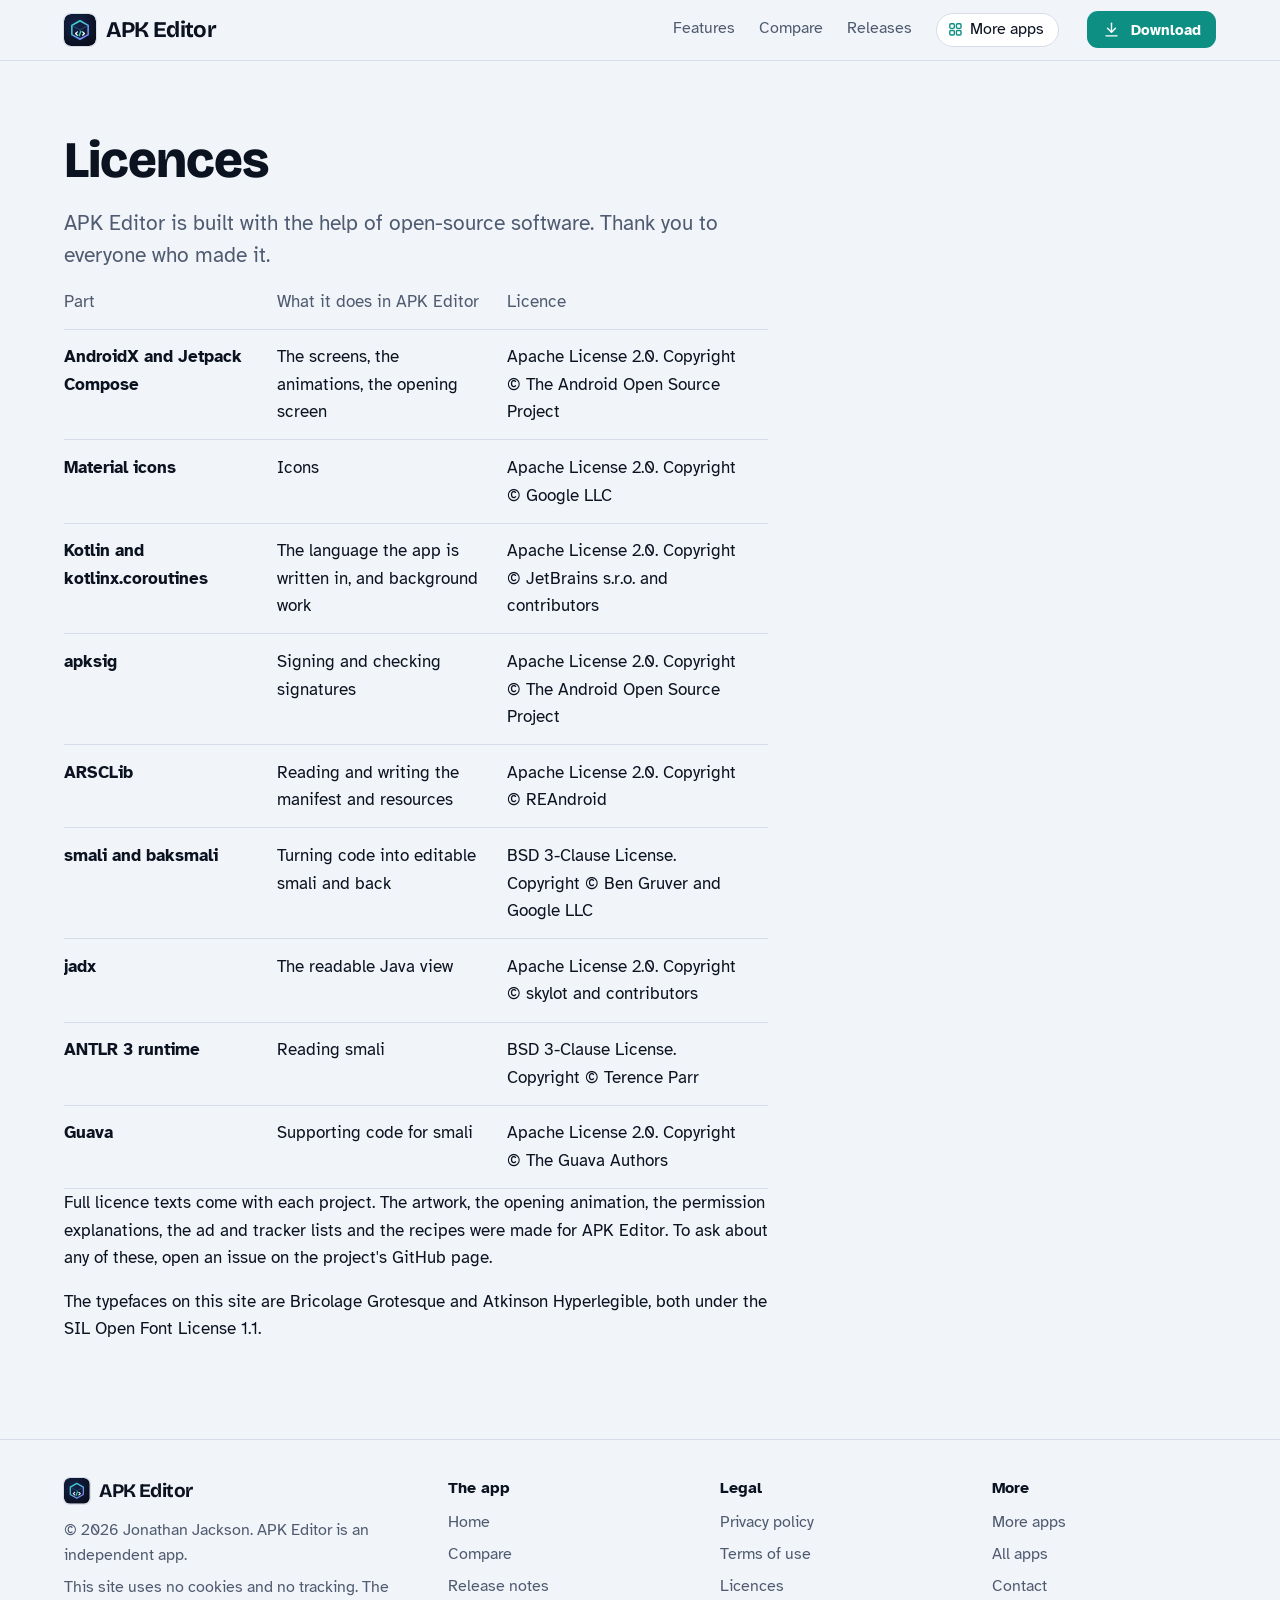
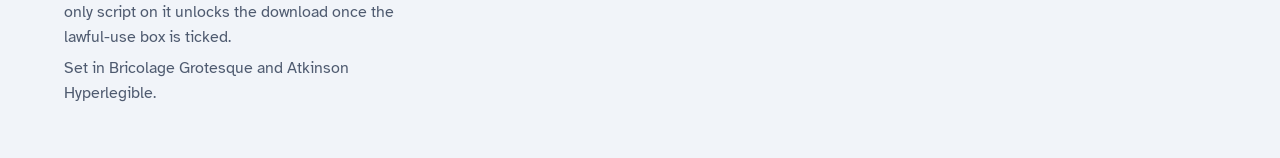
<file: licences.html>
<!DOCTYPE html>
<html lang="en-GB">
<head>
<meta charset="utf-8">
<meta name="viewport" content="width=device-width, initial-scale=1">
<title>APK Editor licences</title>
<meta name="description" content="The open-source parts inside APK Editor and their licences.">
<meta name="author" content="Jonathan Jackson">
<link rel="canonical" href="https://customgpter.github.io/apkeditor/licences.html">
<meta name="theme-color" content="#f1f4f9" media="(prefers-color-scheme: light)">
<meta name="theme-color" content="#070b16" media="(prefers-color-scheme: dark)">
<meta property="og:type" content="website">
<meta property="og:site_name" content="APK Editor">
<meta property="og:title" content="APK Editor licences">
<meta property="og:description" content="The open-source parts inside APK Editor and their licences.">
<meta property="og:url" content="https://customgpter.github.io/apkeditor/licences.html">
<meta property="og:image" content="https://customgpter.github.io/apkeditor/assets/og.png">
<meta property="og:image:width" content="1200">
<meta property="og:image:height" content="630">
<meta property="og:image:alt" content="APK Editor&#x27;s X-ray of an app: privacy score, permissions, advertising kits and security checks">
<meta property="og:locale" content="en_GB">
<meta name="twitter:card" content="summary_large_image">
<link rel="icon" href="./assets/favicon.svg" type="image/svg+xml">
<link rel="apple-touch-icon" href="./assets/apple-touch-icon.png">
<link rel="preload" href="./assets/fonts/bricolage-grotesque-latin.woff2" as="font" type="font/woff2" crossorigin>
<link rel="preload" href="./assets/fonts/atkinson-hyperlegible-latin-400-normal.woff2" as="font" type="font/woff2" crossorigin>
<link rel="stylesheet" href="./assets/site.css?v=1">
<link rel="stylesheet" href="./assets/house.css?v=1">
<link rel="stylesheet" href="./assets/apps-list.css?v=1">
<script src="./assets/apps-list.js?v=1" defer></script>
</head>
<body>
<a class="skip" href="#main">Skip to content</a>
<header class="masthead">
<div class="wrap">
<a class="brand" href="./" aria-label="APK Editor home"><svg viewBox="0 0 108 108" aria-hidden="true"><defs><radialGradient id="aebg" cx="40" cy="34" r="96" gradientUnits="userSpaceOnUse"><stop offset="0" stop-color="#16234a"/><stop offset="1" stop-color="#070b16"/></radialGradient><linearGradient id="aehx" x1="32" y1="27" x2="76" y2="77" gradientUnits="userSpaceOnUse"><stop offset="0" stop-color="#2ee6c5"/><stop offset="1" stop-color="#8b7cff"/></linearGradient></defs><rect width="108" height="108" rx="24" fill="url(#aebg)"/><g transform="translate(54 54) scale(1.25) translate(-54 -52)"><path d="M54 27L76 39.5L76 64.5L54 77L32 64.5L32 39.5Z" stroke="url(#aehx)" stroke-width="4.2" stroke-linejoin="round" fill="none"/><path d="M32 39.5L54 52L76 39.5M54 52L54 77" stroke="#3d8fd6" stroke-width="2" stroke-linecap="round" fill="none" opacity=".55"/><path d="M47 57L42 61.5L47 66M61 57L66 61.5L61 66" stroke="#fff" stroke-width="3.4" stroke-linecap="round" stroke-linejoin="round" fill="none"/><path d="M56.5 55.5L51.5 67.5" stroke="#2ee6c5" stroke-width="3.4" stroke-linecap="round"/></g></svg><span>APK Editor</span></a>
<nav aria-label="Main"><ul><li><a href="./#features">Features</a></li><li><a href="./compare.html">Compare</a></li><li><a href="./releases.html">Releases</a></li><li><a class="more-apps" href="./more-apps.html"><svg class="ico" viewBox="0 0 24 24" aria-hidden="true"><rect x="4" y="4" width="6.5" height="6.5" rx="1.6"/><rect x="13.5" y="4" width="6.5" height="6.5" rx="1.6"/><rect x="4" y="13.5" width="6.5" height="6.5" rx="1.6"/><rect x="13.5" y="13.5" width="6.5" height="6.5" rx="1.6"/></svg>More apps</a></li></ul></nav>
<a class="button small" href="./#download"><svg class="ico" viewBox="0 0 24 24" aria-hidden="true"><path d="M12 4v11"/><path d="M7 10.5l5 5 5-5"/><path d="M5 20h14"/></svg>Download</a>
</div>
</header>
<main id="main" class="doc">
<div class="wrap">
<div class="measure">
<h1>Licences</h1>
<p class="lede">APK Editor is built with the help of open-source software. Thank you to everyone who made it.</p>
<div class="scroll"><table><thead><tr><th scope="col">Part</th><th scope="col">What it does in APK Editor</th><th scope="col">Licence</th></tr></thead><tbody><tr><th scope="row">AndroidX and Jetpack Compose</th><td>The screens, the animations, the opening screen</td><td>Apache License 2.0. Copyright &copy; The Android Open Source Project</td></tr><tr><th scope="row">Material icons</th><td>Icons</td><td>Apache License 2.0. Copyright &copy; Google LLC</td></tr><tr><th scope="row">Kotlin and kotlinx.coroutines</th><td>The language the app is written in, and background work</td><td>Apache License 2.0. Copyright &copy; JetBrains s.r.o. and contributors</td></tr><tr><th scope="row">apksig</th><td>Signing and checking signatures</td><td>Apache License 2.0. Copyright &copy; The Android Open Source Project</td></tr><tr><th scope="row">ARSCLib</th><td>Reading and writing the manifest and resources</td><td>Apache License 2.0. Copyright &copy; REAndroid</td></tr><tr><th scope="row">smali and baksmali</th><td>Turning code into editable smali and back</td><td>BSD 3-Clause License. Copyright &copy; Ben Gruver and Google LLC</td></tr><tr><th scope="row">jadx</th><td>The readable Java view</td><td>Apache License 2.0. Copyright &copy; skylot and contributors</td></tr><tr><th scope="row">ANTLR 3 runtime</th><td>Reading smali</td><td>BSD 3-Clause License. Copyright &copy; Terence Parr</td></tr><tr><th scope="row">Guava</th><td>Supporting code for smali</td><td>Apache License 2.0. Copyright &copy; The Guava Authors</td></tr></tbody></table></div>
<p>Full licence texts come with each project. The artwork, the opening animation, the permission explanations, the ad and tracker lists and the recipes were made for APK Editor. To ask about any of these, open an issue on the project's GitHub page.</p>
<p>The typefaces on this site are Bricolage Grotesque and Atkinson Hyperlegible, both under the SIL Open Font License 1.1.</p>
</div>
</div>
</main>
<footer class="colophon">
<div class="wrap">
<div>
<a class="brand" href="./" aria-label="APK Editor home"><svg viewBox="0 0 108 108" aria-hidden="true"><defs><radialGradient id="aebg" cx="40" cy="34" r="96" gradientUnits="userSpaceOnUse"><stop offset="0" stop-color="#16234a"/><stop offset="1" stop-color="#070b16"/></radialGradient><linearGradient id="aehx" x1="32" y1="27" x2="76" y2="77" gradientUnits="userSpaceOnUse"><stop offset="0" stop-color="#2ee6c5"/><stop offset="1" stop-color="#8b7cff"/></linearGradient></defs><rect width="108" height="108" rx="24" fill="url(#aebg)"/><g transform="translate(54 54) scale(1.25) translate(-54 -52)"><path d="M54 27L76 39.5L76 64.5L54 77L32 64.5L32 39.5Z" stroke="url(#aehx)" stroke-width="4.2" stroke-linejoin="round" fill="none"/><path d="M32 39.5L54 52L76 39.5M54 52L54 77" stroke="#3d8fd6" stroke-width="2" stroke-linecap="round" fill="none" opacity=".55"/><path d="M47 57L42 61.5L47 66M61 57L66 61.5L61 66" stroke="#fff" stroke-width="3.4" stroke-linecap="round" stroke-linejoin="round" fill="none"/><path d="M56.5 55.5L51.5 67.5" stroke="#2ee6c5" stroke-width="3.4" stroke-linecap="round"/></g></svg><span>APK Editor</span></a>
<p>&copy; 2026 Jonathan Jackson. APK Editor is an independent app.</p>
<p>This site uses no cookies and no tracking. The only script on it unlocks the download once the lawful-use box is ticked.</p>
<p>Set in Bricolage Grotesque and Atkinson Hyperlegible.</p>
</div>
<nav aria-label="The app"><h2>The app</h2><ul>
<li><a href="./">Home</a></li>
<li><a href="./compare.html">Compare</a></li>
<li><a href="./releases.html">Release notes</a></li>

</ul></nav>
<nav aria-label="Legal"><h2>Legal</h2><ul>
<li><a href="./privacy.html">Privacy policy</a></li>
<li><a href="./terms.html">Terms of use</a></li>
<li><a href="./licences.html">Licences</a></li>
</ul></nav>
<nav aria-label="More"><h2>More</h2><ul>
<li><a href="./more-apps.html">More apps</a></li>
<li><a href="https://customgpter.github.io/">All apps</a></li>
<li><a href="https://github.com/CustomGPTer/apkeditor/issues">Contact</a></li>
</ul></nav>
</div>
</footer>
</body>
</html>
</file>
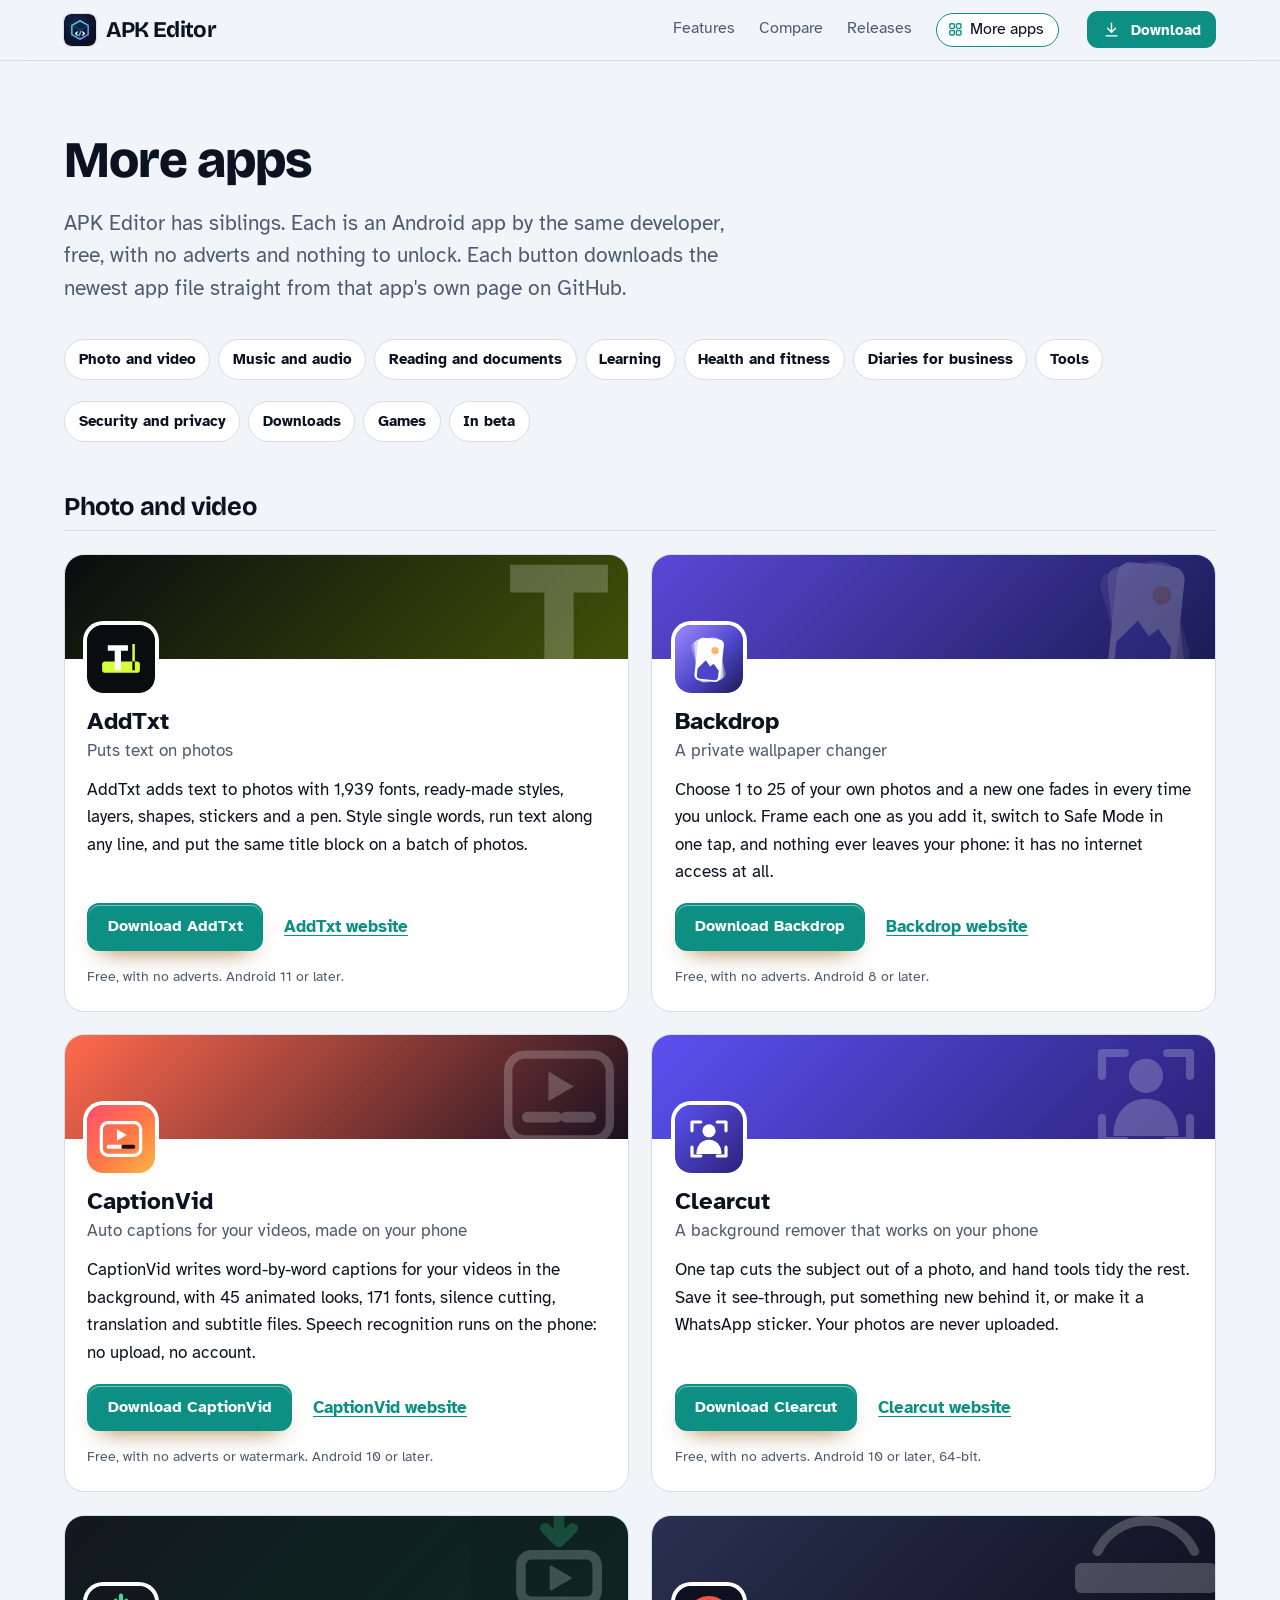
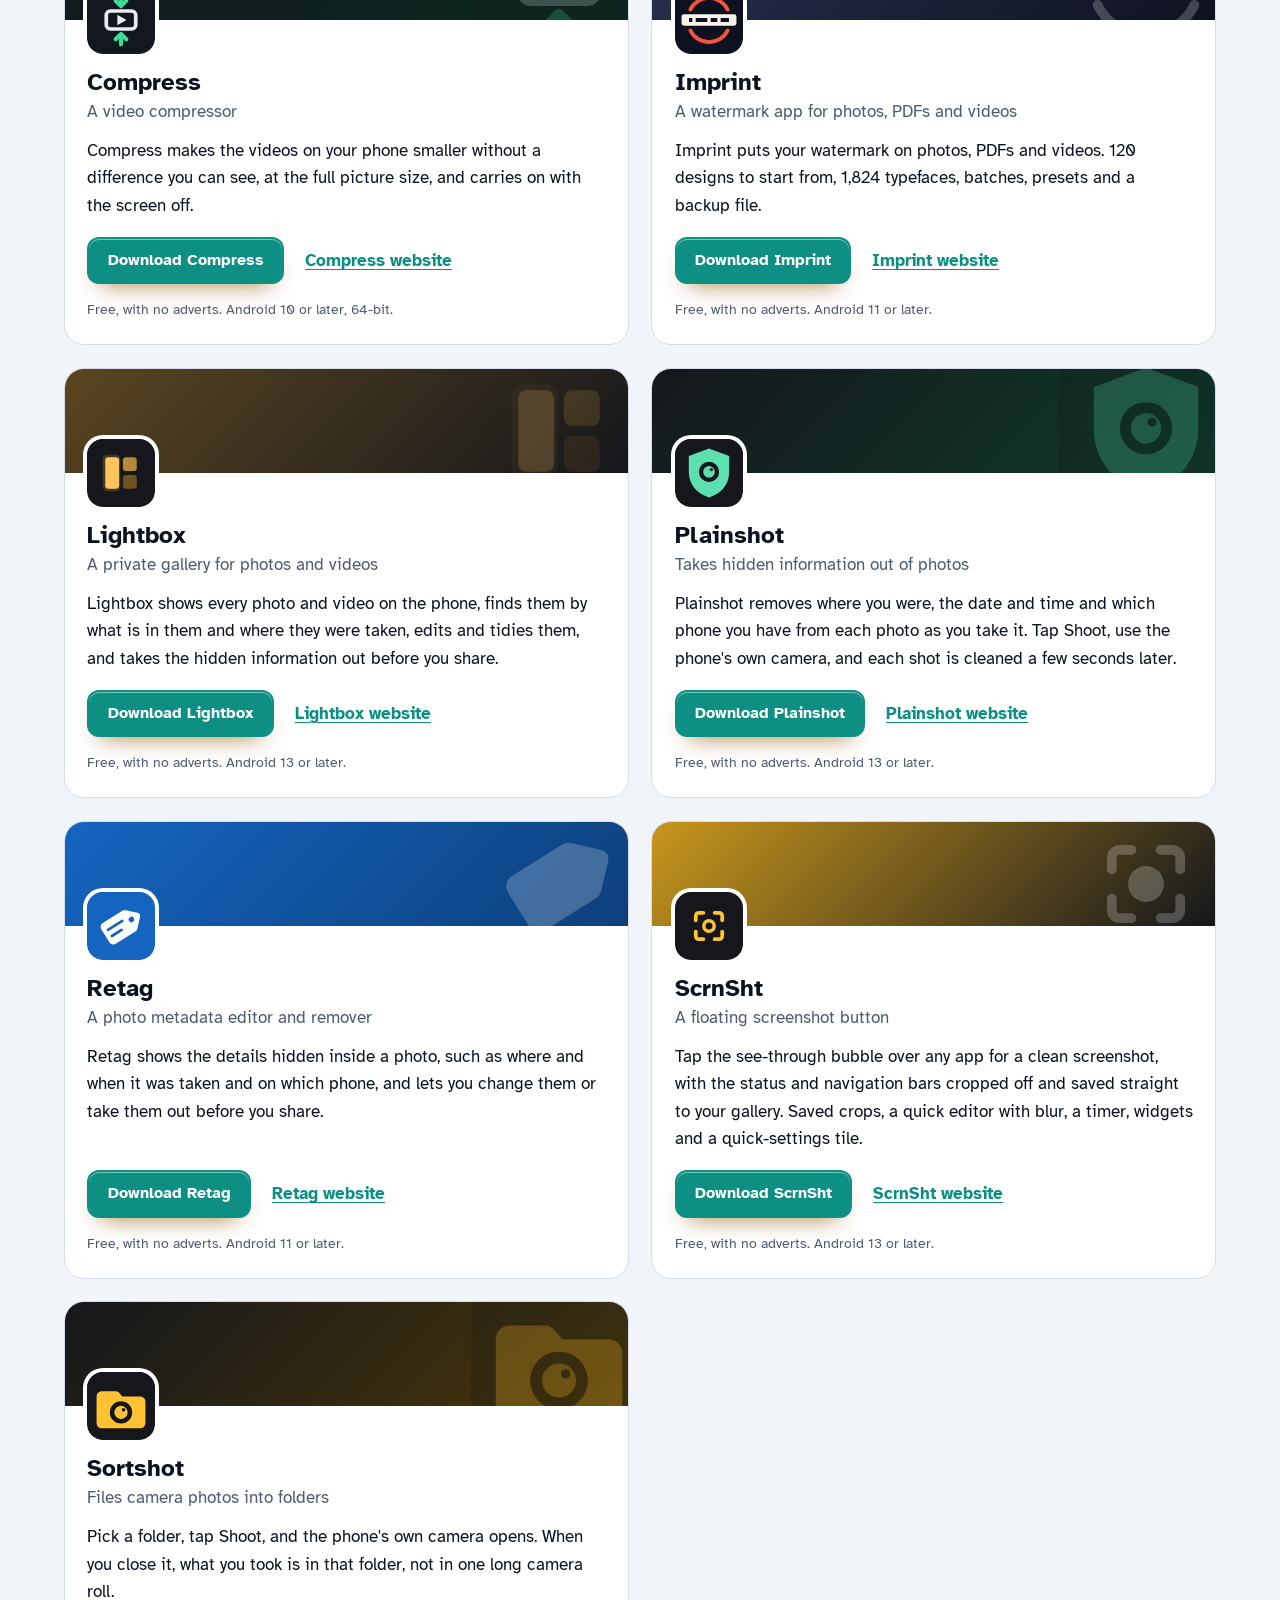
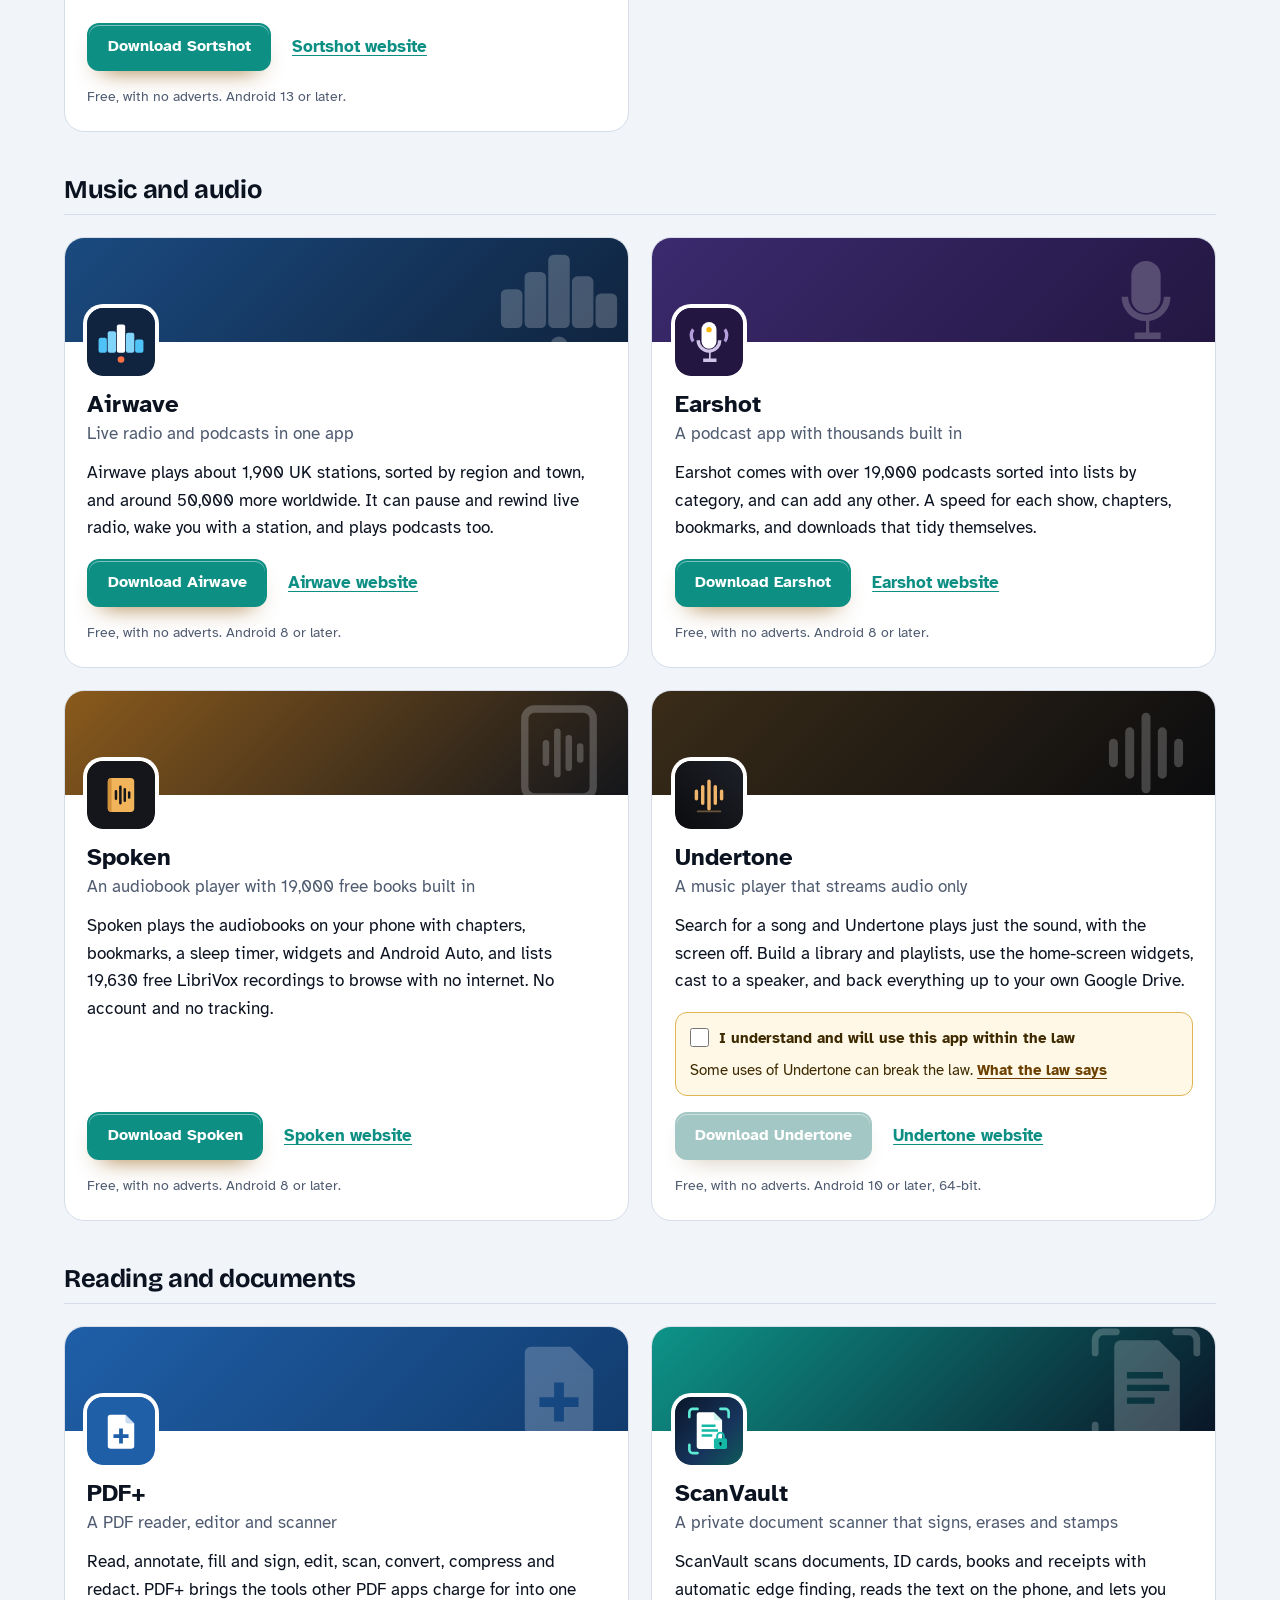
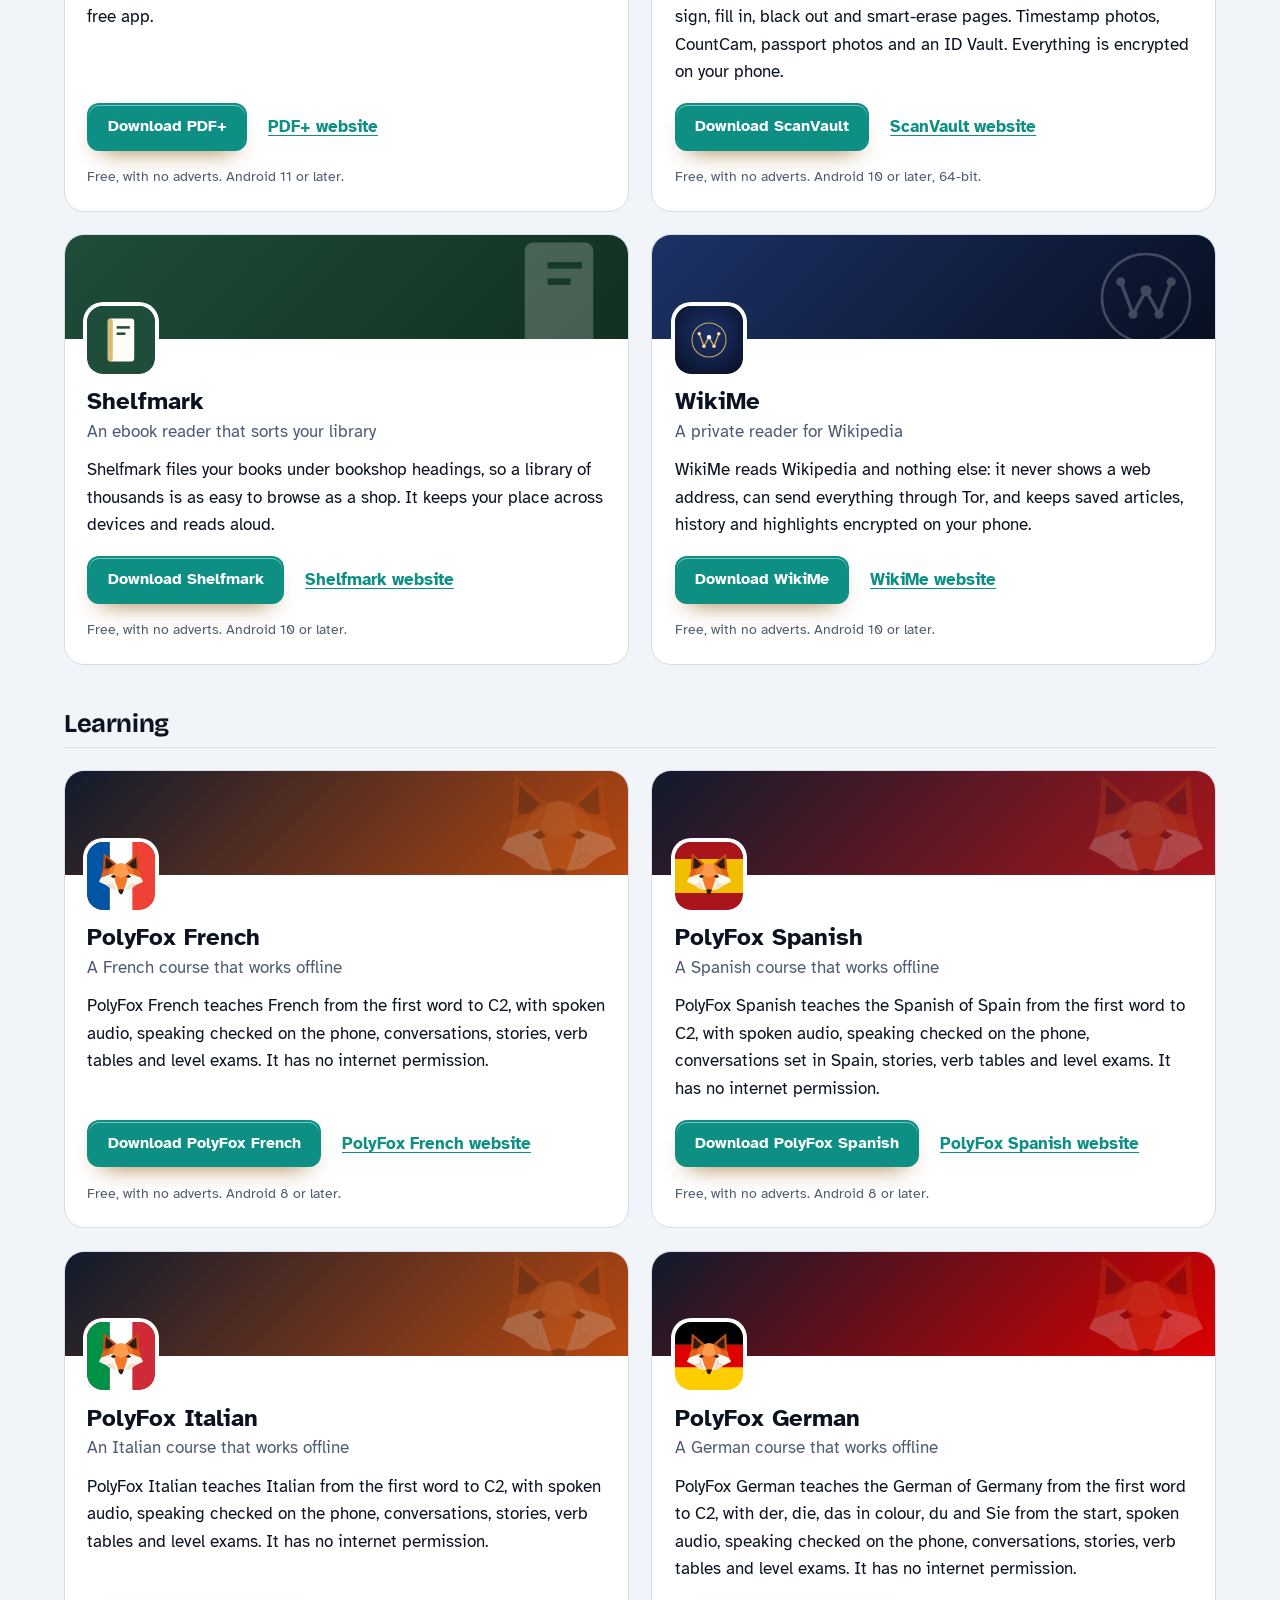
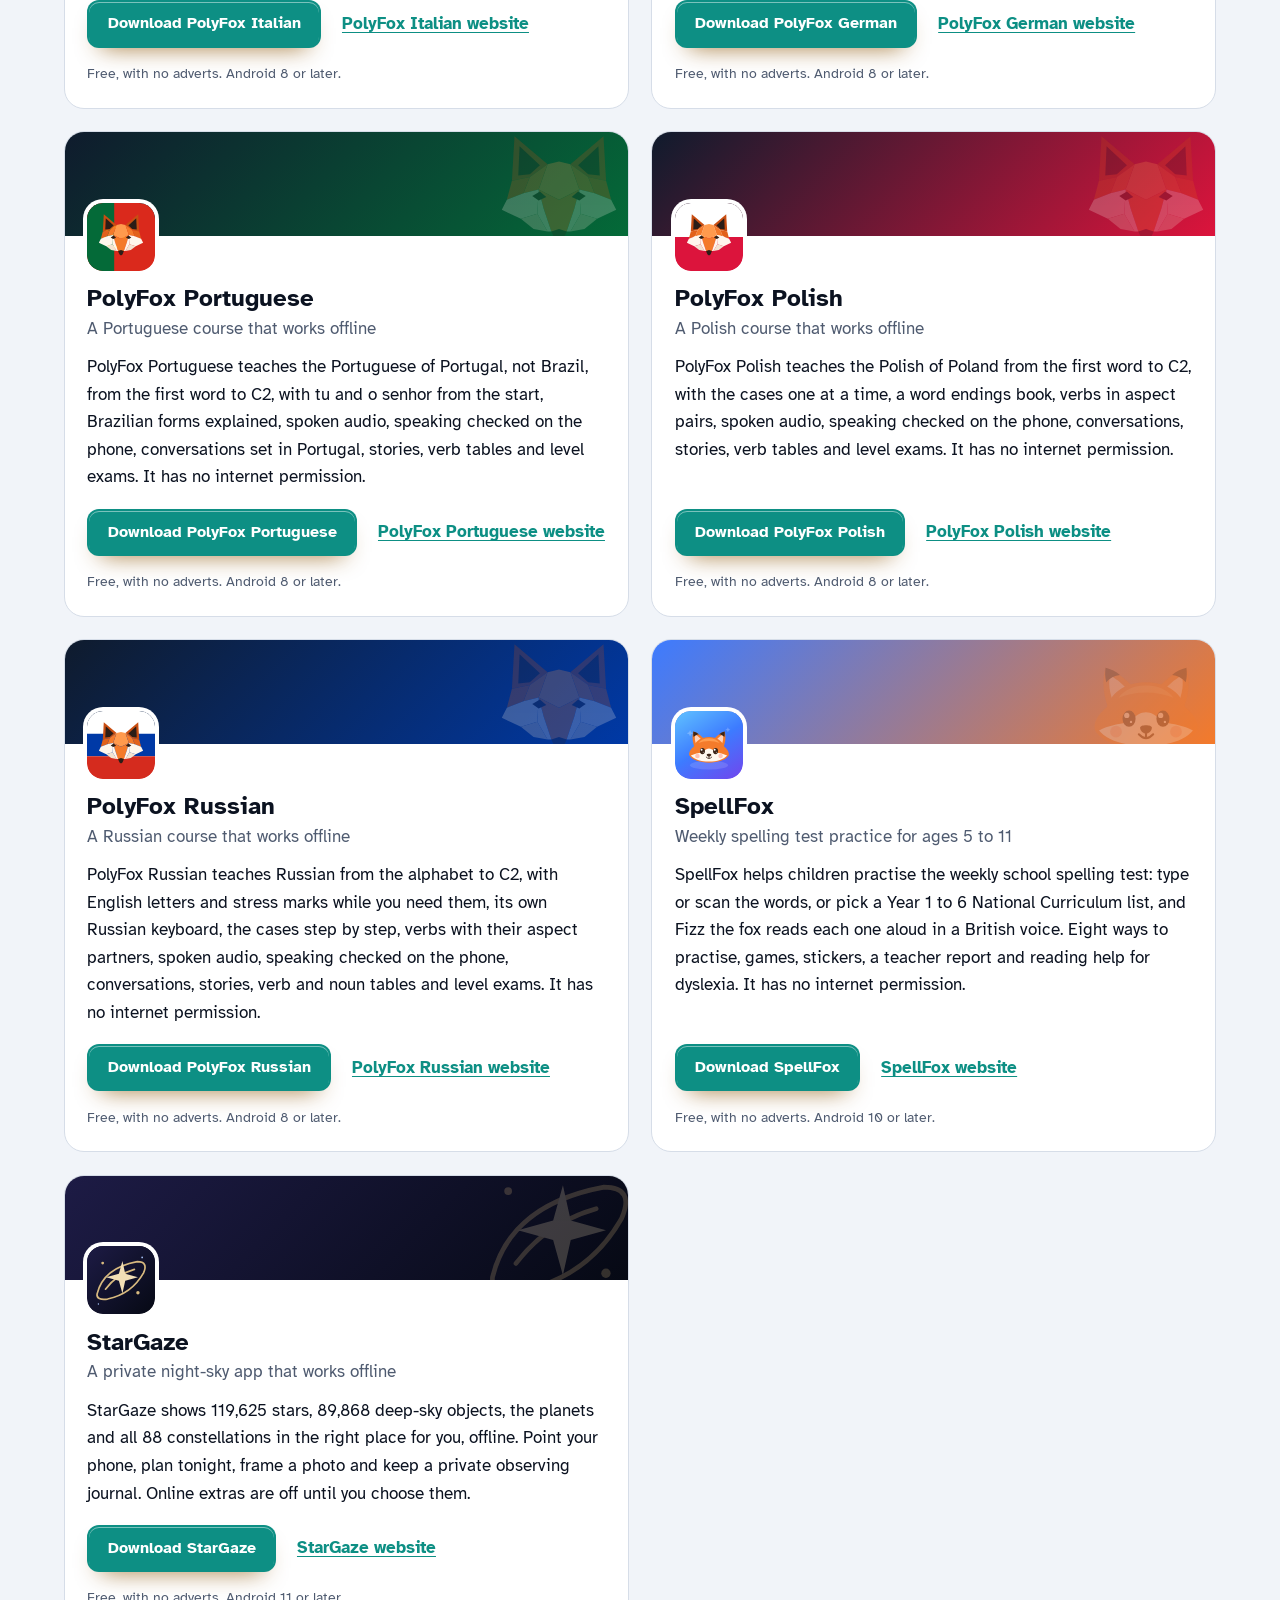
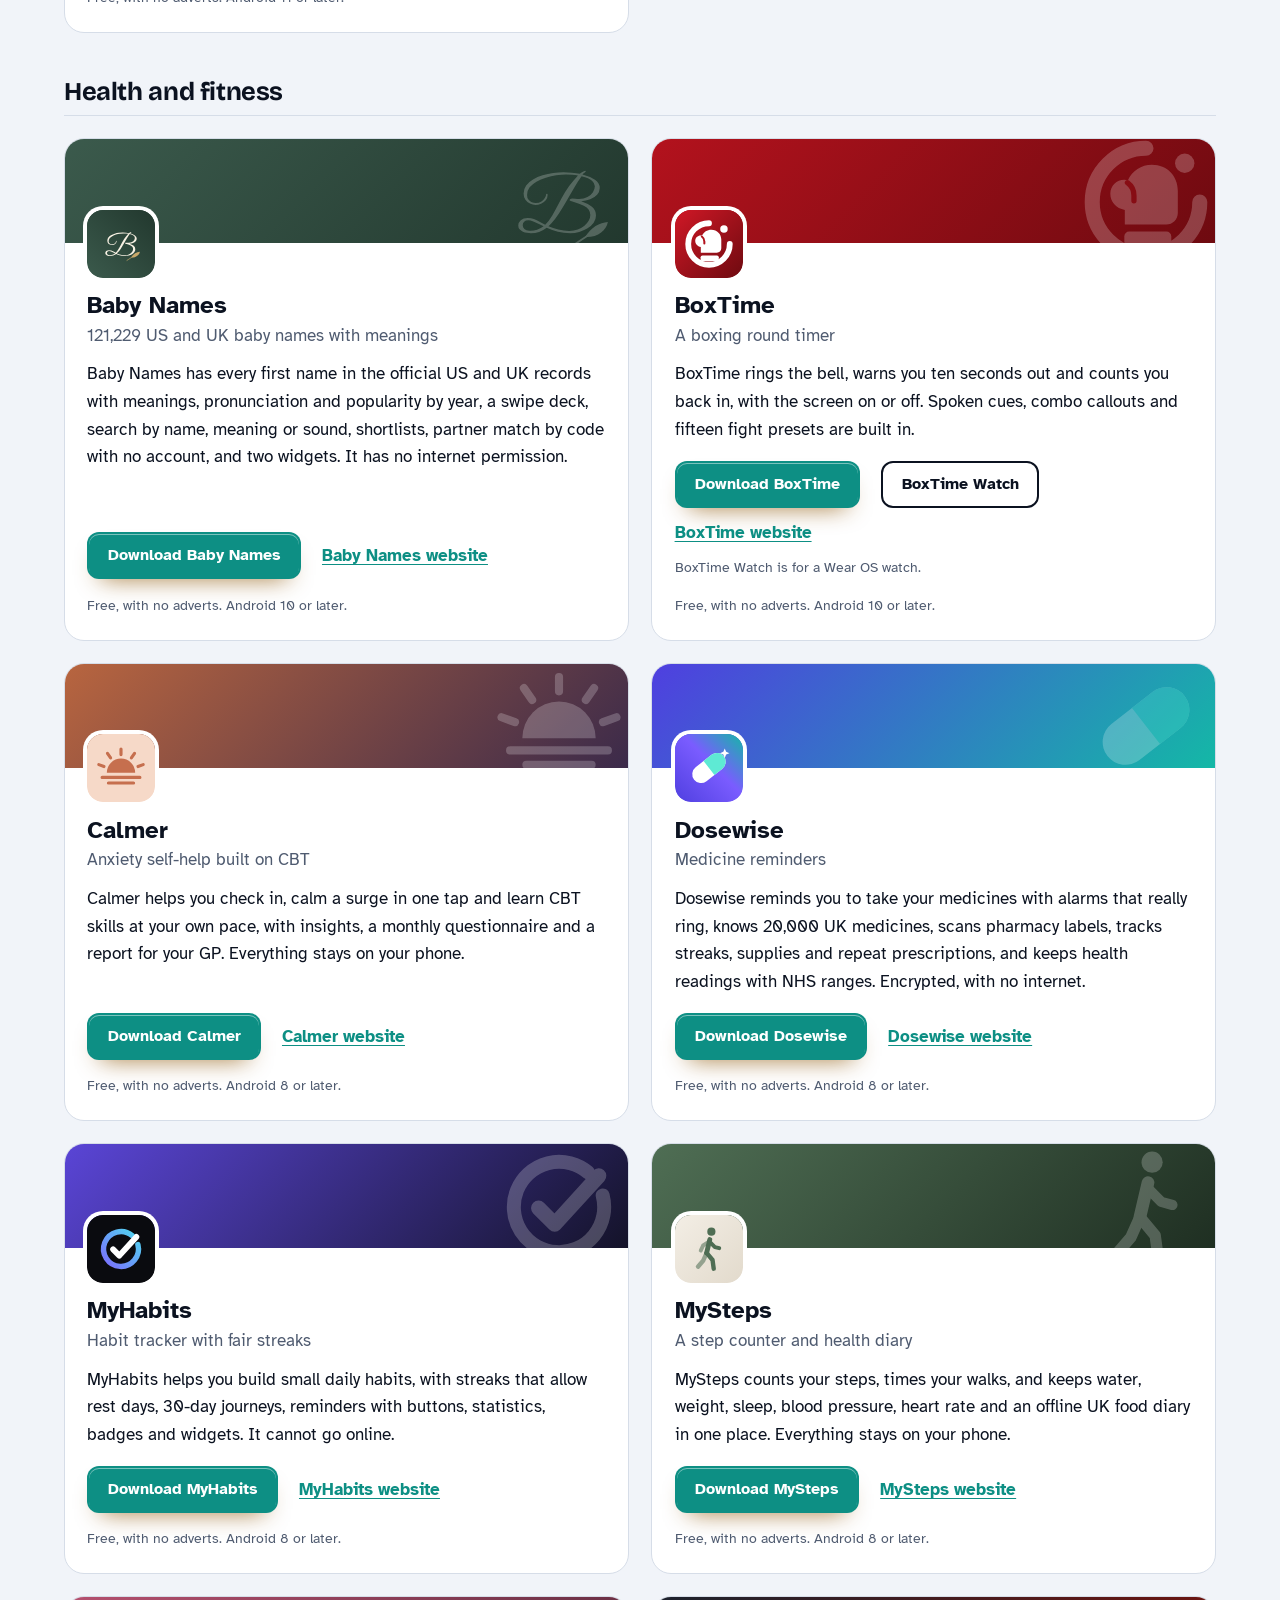
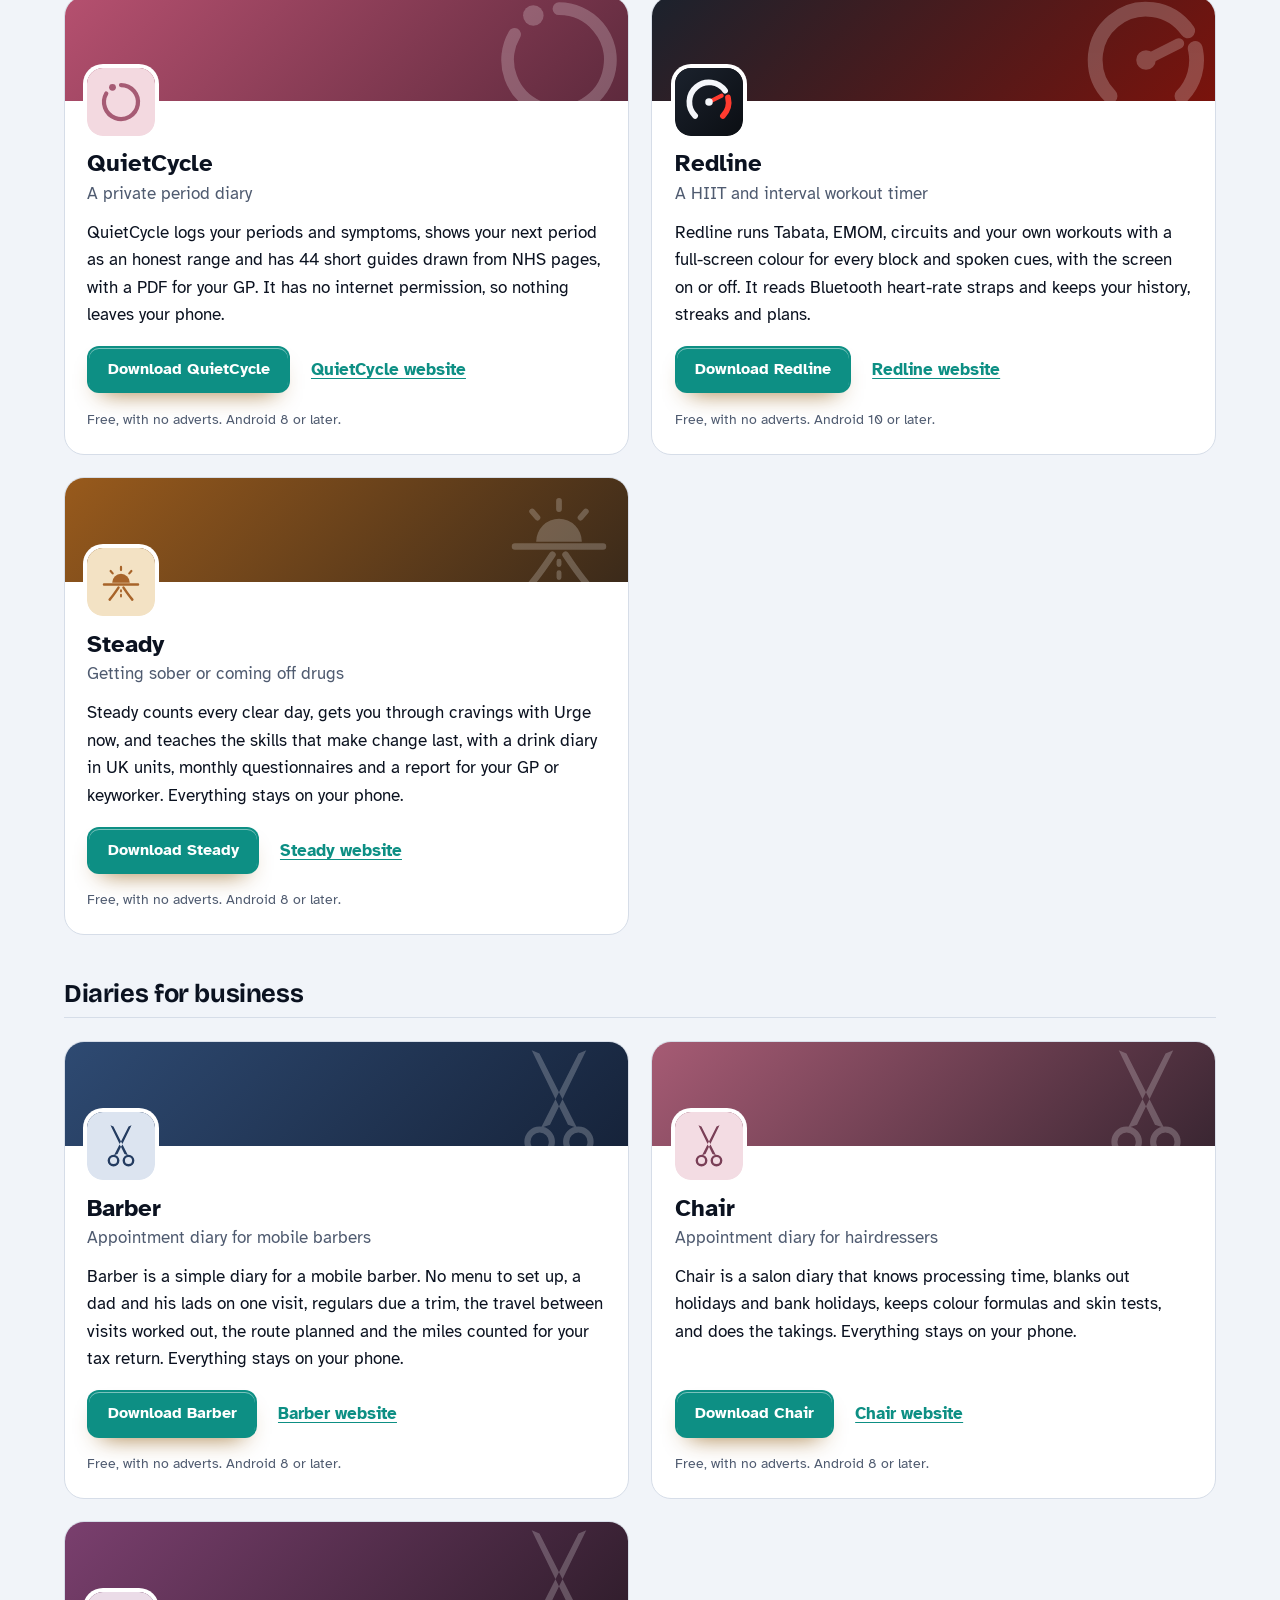
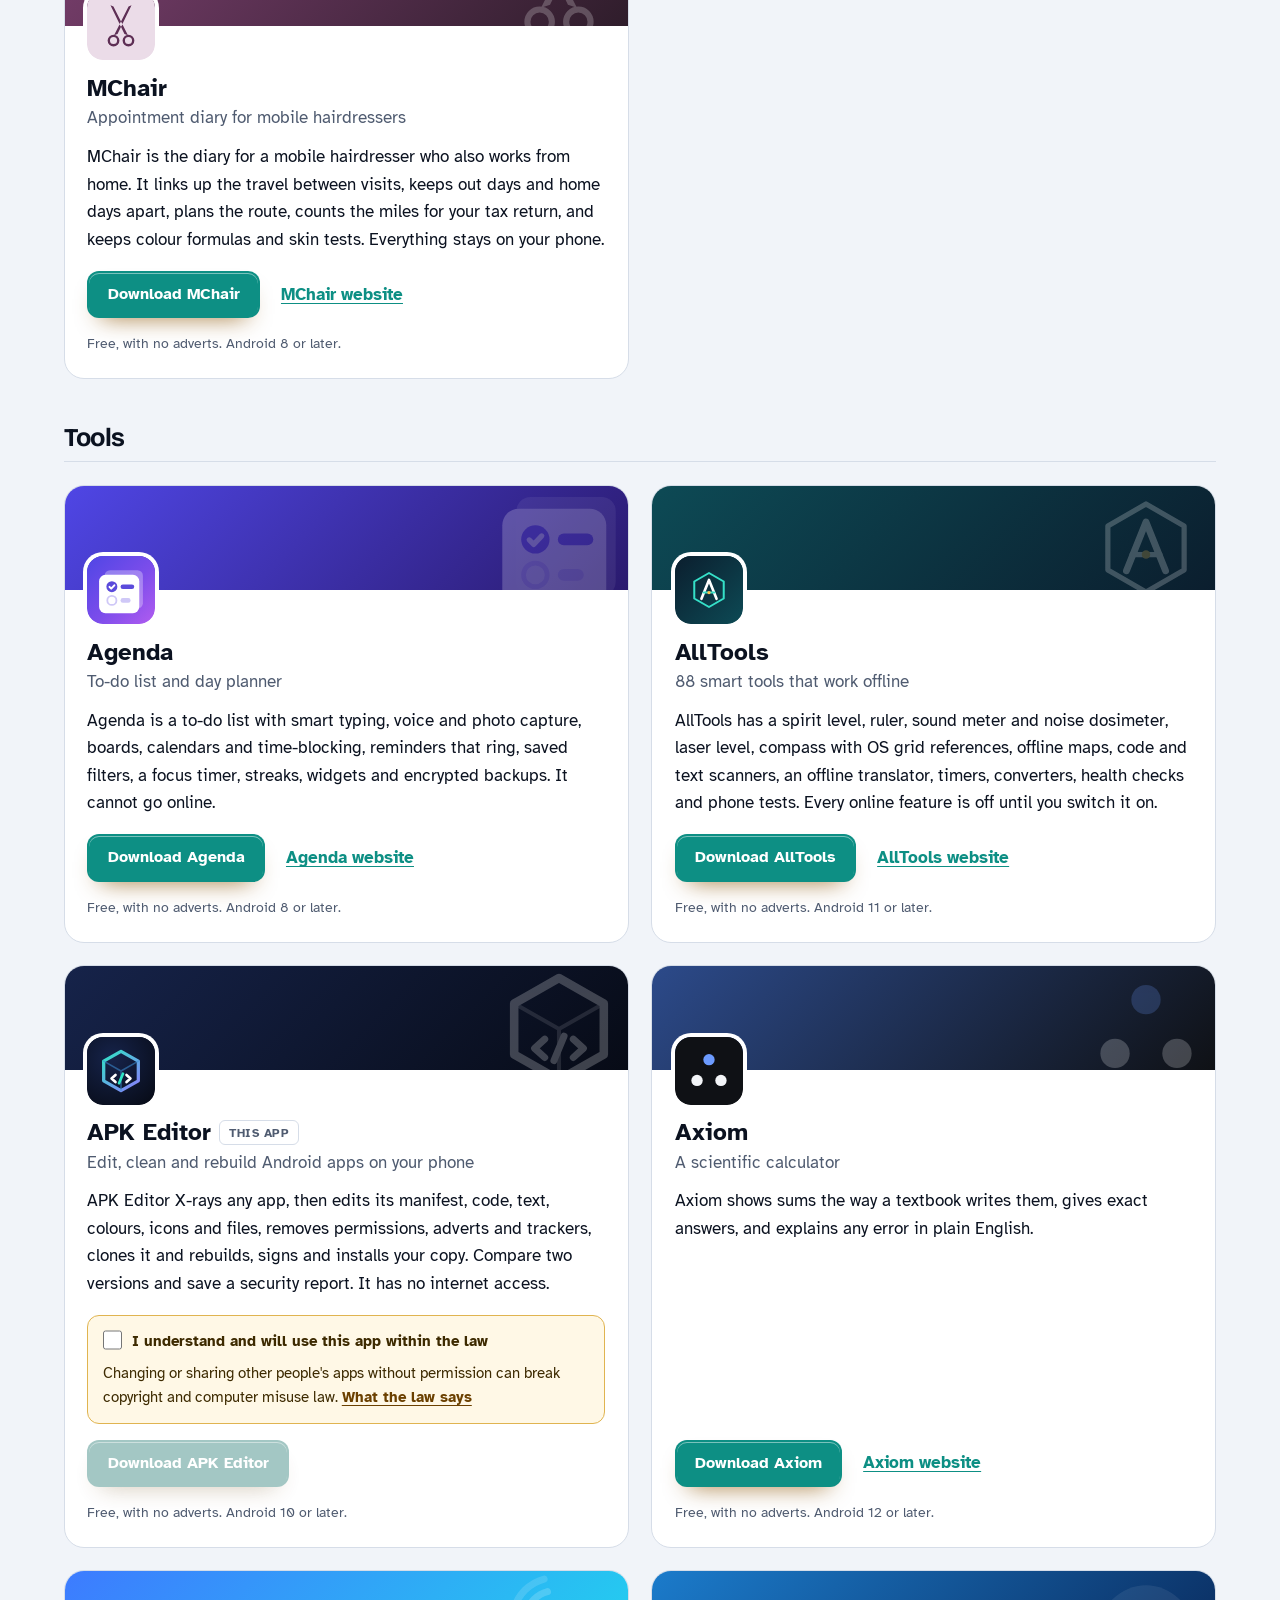
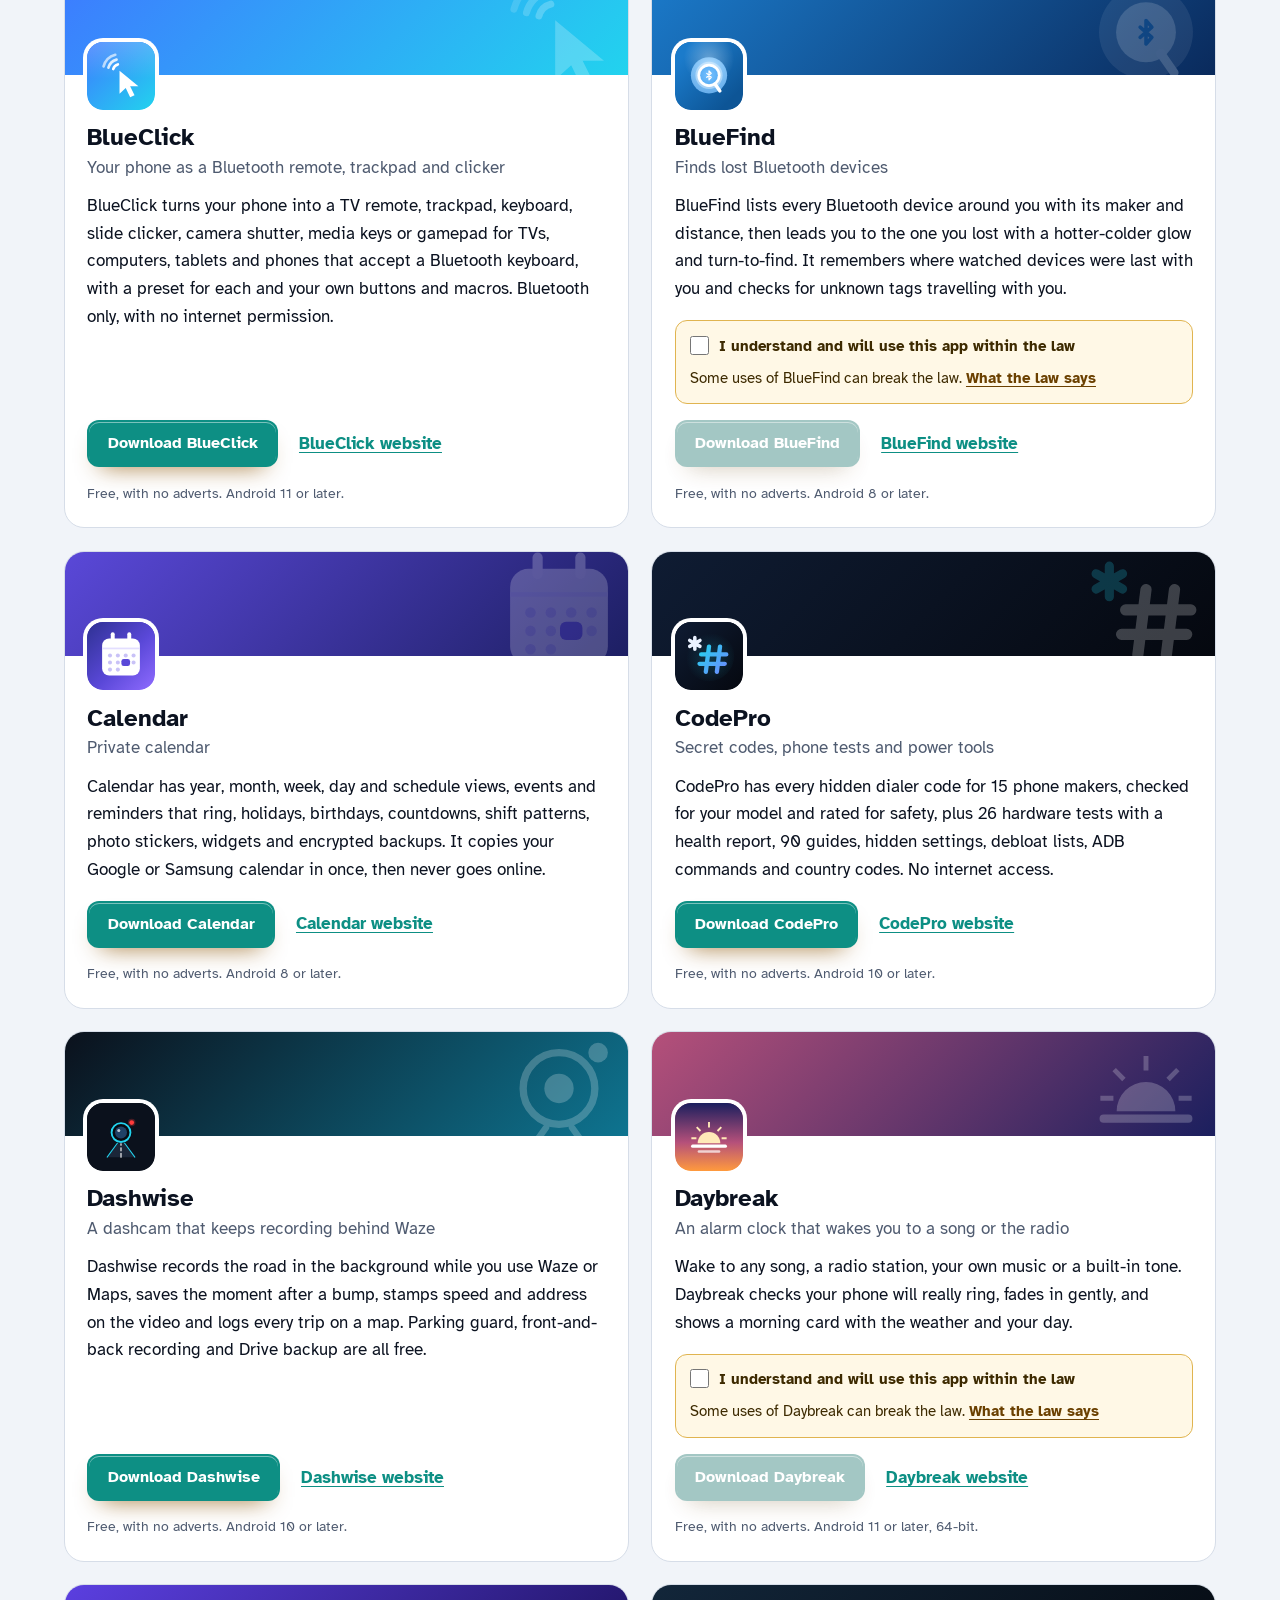
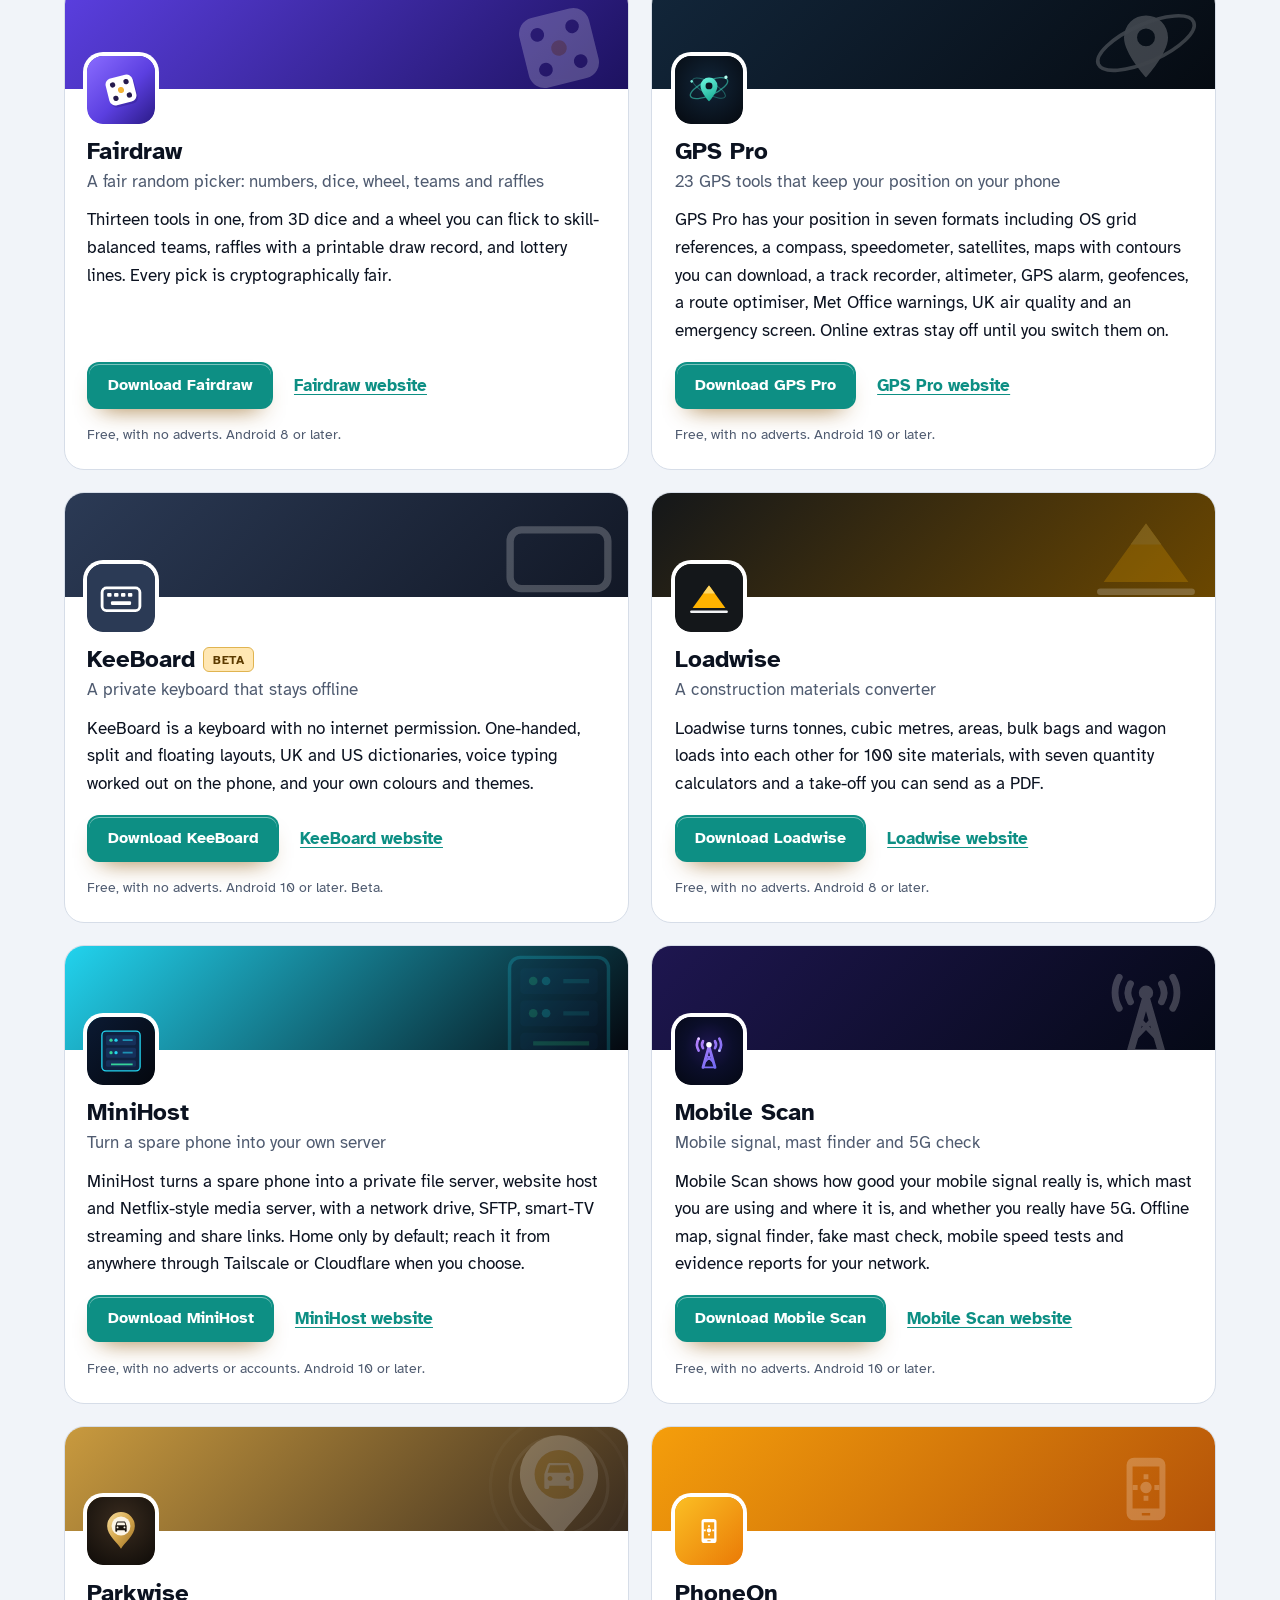
<file: more-apps.html>
<!DOCTYPE html>
<html lang="en-GB">
<head>
<meta charset="utf-8">
<meta name="viewport" content="width=device-width, initial-scale=1">
<title>More free Android apps from the maker of APK Editor</title>
<meta name="description" content="All 101 free Android apps from the maker of APK Editor, in one list by category, each with its download and a link to its website.">
<meta name="author" content="Jonathan Jackson">
<link rel="canonical" href="https://customgpter.github.io/apkeditor/more-apps.html">
<meta name="theme-color" content="#f1f4f9" media="(prefers-color-scheme: light)">
<meta name="theme-color" content="#070b16" media="(prefers-color-scheme: dark)">
<meta property="og:type" content="website">
<meta property="og:site_name" content="APK Editor">
<meta property="og:title" content="More free Android apps from the maker of APK Editor">
<meta property="og:description" content="All 101 free Android apps from the maker of APK Editor, in one list by category, each with its download and a link to its website.">
<meta property="og:url" content="https://customgpter.github.io/apkeditor/more-apps.html">
<meta property="og:image" content="https://customgpter.github.io/apkeditor/assets/og.png">
<meta property="og:image:width" content="1200">
<meta property="og:image:height" content="630">
<meta property="og:image:alt" content="APK Editor&#x27;s X-ray of an app: privacy score, permissions, advertising kits and security checks">
<meta property="og:locale" content="en_GB">
<meta name="twitter:card" content="summary_large_image">
<link rel="icon" href="./assets/favicon.svg" type="image/svg+xml">
<link rel="apple-touch-icon" href="./assets/apple-touch-icon.png">
<link rel="preload" href="./assets/fonts/bricolage-grotesque-latin.woff2" as="font" type="font/woff2" crossorigin>
<link rel="preload" href="./assets/fonts/atkinson-hyperlegible-latin-400-normal.woff2" as="font" type="font/woff2" crossorigin>
<link rel="stylesheet" href="./assets/site.css?v=1">
<link rel="stylesheet" href="./assets/house.css?v=1">
<link rel="stylesheet" href="./assets/apps-list.css?v=1">
<script src="./assets/apps-list.js?v=1" defer></script>
<script type="application/ld+json">{"@context":"https://schema.org","@type":"ItemList","name":"Apps from the maker of APK Editor","url":"https://customgpter.github.io/apkeditor/more-apps.html","itemListElement":[{"@type":"ListItem","position":1,"name":"AddTxt","url":"https://customgpter.github.io/addtxt/"},{"@type":"ListItem","position":2,"name":"Backdrop","url":"https://customgpter.github.io/backdrop/"},{"@type":"ListItem","position":3,"name":"CaptionVid","url":"https://customgpter.github.io/captionvid/"},{"@type":"ListItem","position":4,"name":"Clearcut","url":"https://customgpter.github.io/clearcut/"},{"@type":"ListItem","position":5,"name":"Compress","url":"https://customgpter.github.io/compress/"},{"@type":"ListItem","position":6,"name":"Imprint","url":"https://customgpter.github.io/imprint/"},{"@type":"ListItem","position":7,"name":"Lightbox","url":"https://customgpter.github.io/lightbox/"},{"@type":"ListItem","position":8,"name":"Plainshot","url":"https://customgpter.github.io/plainshot/"},{"@type":"ListItem","position":9,"name":"Retag","url":"https://customgpter.github.io/retag/"},{"@type":"ListItem","position":10,"name":"ScrnSht","url":"https://customgpter.github.io/scrnsht/"},{"@type":"ListItem","position":11,"name":"Sortshot","url":"https://customgpter.github.io/sortshot/"},{"@type":"ListItem","position":12,"name":"Airwave","url":"https://customgpter.github.io/airwave/"},{"@type":"ListItem","position":13,"name":"Earshot","url":"https://customgpter.github.io/earshot/"},{"@type":"ListItem","position":14,"name":"Spoken","url":"https://customgpter.github.io/spoken/"},{"@type":"ListItem","position":15,"name":"Undertone","url":"https://customgpter.github.io/undertone/"},{"@type":"ListItem","position":16,"name":"PDF+","url":"https://customgpter.github.io/pdfplus/"},{"@type":"ListItem","position":17,"name":"ScanVault","url":"https://customgpter.github.io/scanvault/"},{"@type":"ListItem","position":18,"name":"Shelfmark","url":"https://customgpter.github.io/shelfmark/"},{"@type":"ListItem","position":19,"name":"WikiMe","url":"https://customgpter.github.io/wikime/"},{"@type":"ListItem","position":20,"name":"PolyFox French","url":"https://customgpter.github.io/polyfox/"},{"@type":"ListItem","position":21,"name":"PolyFox Spanish","url":"https://customgpter.github.io/polyfox-spanish/"},{"@type":"ListItem","position":22,"name":"PolyFox Italian","url":"https://customgpter.github.io/polyfox-italian/"},{"@type":"ListItem","position":23,"name":"PolyFox German","url":"https://customgpter.github.io/polyfox-german/"},{"@type":"ListItem","position":24,"name":"PolyFox Portuguese","url":"https://customgpter.github.io/polyfox-portuguese/"},{"@type":"ListItem","position":25,"name":"PolyFox Polish","url":"https://customgpter.github.io/polyfox-polish/"},{"@type":"ListItem","position":26,"name":"PolyFox Russian","url":"https://customgpter.github.io/polyfox-russian/"},{"@type":"ListItem","position":27,"name":"SpellFox","url":"https://customgpter.github.io/spellfox/"},{"@type":"ListItem","position":28,"name":"StarGaze","url":"https://customgpter.github.io/stargaze/"},{"@type":"ListItem","position":29,"name":"Baby Names","url":"https://customgpter.github.io/babynames/"},{"@type":"ListItem","position":30,"name":"BoxTime","url":"https://customgpter.github.io/boxtime/"},{"@type":"ListItem","position":31,"name":"Calmer","url":"https://customgpter.github.io/calmer/"},{"@type":"ListItem","position":32,"name":"Dosewise","url":"https://customgpter.github.io/dosewise/"},{"@type":"ListItem","position":33,"name":"MyHabits","url":"https://customgpter.github.io/myhabits/"},{"@type":"ListItem","position":34,"name":"MySteps","url":"https://customgpter.github.io/mysteps/"},{"@type":"ListItem","position":35,"name":"QuietCycle","url":"https://customgpter.github.io/quietcycle/"},{"@type":"ListItem","position":36,"name":"Redline","url":"https://customgpter.github.io/redline/"},{"@type":"ListItem","position":37,"name":"Steady","url":"https://customgpter.github.io/steady/"},{"@type":"ListItem","position":38,"name":"Barber","url":"https://customgpter.github.io/barber/"},{"@type":"ListItem","position":39,"name":"Chair","url":"https://customgpter.github.io/chair/"},{"@type":"ListItem","position":40,"name":"MChair","url":"https://customgpter.github.io/mchair/"},{"@type":"ListItem","position":41,"name":"Agenda","url":"https://customgpter.github.io/agenda/"},{"@type":"ListItem","position":42,"name":"AllTools","url":"https://customgpter.github.io/alltools/"},{"@type":"ListItem","position":43,"name":"APK Editor","url":"https://customgpter.github.io/apkeditor/"},{"@type":"ListItem","position":44,"name":"Axiom","url":"https://customgpter.github.io/axiom/"},{"@type":"ListItem","position":45,"name":"BlueClick","url":"https://customgpter.github.io/blueclick/"},{"@type":"ListItem","position":46,"name":"BlueFind","url":"https://customgpter.github.io/bluefind/"},{"@type":"ListItem","position":47,"name":"Calendar","url":"https://customgpter.github.io/calendar/"},{"@type":"ListItem","position":48,"name":"CodePro","url":"https://customgpter.github.io/codepro/"},{"@type":"ListItem","position":49,"name":"Dashwise","url":"https://customgpter.github.io/dashwise/"},{"@type":"ListItem","position":50,"name":"Daybreak","url":"https://customgpter.github.io/daybreak/"},{"@type":"ListItem","position":51,"name":"Fairdraw","url":"https://customgpter.github.io/fairdraw/"},{"@type":"ListItem","position":52,"name":"GPS Pro","url":"https://customgpter.github.io/gpspro/"},{"@type":"ListItem","position":53,"name":"KeeBoard","url":"https://customgpter.github.io/keeboard/"},{"@type":"ListItem","position":54,"name":"Loadwise","url":"https://customgpter.github.io/loadwise/"},{"@type":"ListItem","position":55,"name":"MiniHost","url":"https://customgpter.github.io/minihost/"},{"@type":"ListItem","position":56,"name":"Mobile Scan","url":"https://customgpter.github.io/mobilescan/"},{"@type":"ListItem","position":57,"name":"Parkwise","url":"https://customgpter.github.io/parkwise/"},{"@type":"ListItem","position":58,"name":"PhoneOn","url":"https://customgpter.github.io/phoneon/"},{"@type":"ListItem","position":59,"name":"Pocketmind","url":"https://customgpter.github.io/pocketmind/"},{"@type":"ListItem","position":60,"name":"Refine","url":"https://customgpter.github.io/refine/"},{"@type":"ListItem","position":61,"name":"Shiftwise","url":"https://customgpter.github.io/shiftwise/"},{"@type":"ListItem","position":62,"name":"SimpleCalc","url":"https://customgpter.github.io/simplecalc/"},{"@type":"ListItem","position":63,"name":"Skyline","url":"https://customgpter.github.io/skyline/"},{"@type":"ListItem","position":64,"name":"Slipway","url":"https://customgpter.github.io/slipway/"},{"@type":"ListItem","position":65,"name":"Tagger","url":"https://customgpter.github.io/tagger/"},{"@type":"ListItem","position":66,"name":"TotalClean","url":"https://customgpter.github.io/totalclean/"},{"@type":"ListItem","position":67,"name":"TVLink","url":"https://customgpter.github.io/tvlink/"},{"@type":"ListItem","position":68,"name":"Unbox","url":"https://customgpter.github.io/unbox/"},{"@type":"ListItem","position":69,"name":"WhatsKeep","url":"https://customgpter.github.io/whatskeep/"},{"@type":"ListItem","position":70,"name":"WiFi Scan","url":"https://customgpter.github.io/wifiscan/"},{"@type":"ListItem","position":71,"name":"Auditly","url":"https://customgpter.github.io/auditly/"},{"@type":"ListItem","position":72,"name":"Backchannel","url":"https://customgpter.github.io/backchannel/"},{"@type":"ListItem","position":73,"name":"ENotes","url":"https://customgpter.github.io/enotes/"},{"@type":"ListItem","position":74,"name":"FindMe","url":"https://customgpter.github.io/findme/"},{"@type":"ListItem","position":75,"name":"iLock","url":"https://customgpter.github.io/ilock/"},{"@type":"ListItem","position":76,"name":"ImSafe","url":"https://customgpter.github.io/imsafe/"},{"@type":"ListItem","position":77,"name":"IShred","url":"https://customgpter.github.io/ishred/"},{"@type":"ListItem","position":78,"name":"LockBox","url":"https://customgpter.github.io/lockbox/"},{"@type":"ListItem","position":79,"name":"PassVault","url":"https://customgpter.github.io/passvault/"},{"@type":"ListItem","position":80,"name":"SpyFind","url":"https://customgpter.github.io/spyfind/"},{"@type":"ListItem","position":81,"name":"TextWipe","url":"https://customgpter.github.io/textwipe/"},{"@type":"ListItem","position":82,"name":"Tracewire","url":"https://customgpter.github.io/tracewire/"},{"@type":"ListItem","position":83,"name":"Vigil","url":"https://customgpter.github.io/vigil/"},{"@type":"ListItem","position":84,"name":"Grab","url":"https://customgpter.github.io/grab/"},{"@type":"ListItem","position":85,"name":"Swarm","url":"https://customgpter.github.io/swarm/"},{"@type":"ListItem","position":86,"name":"Plane Games","url":"https://customgpter.github.io/plane-games/"},{"@type":"ListItem","position":87,"name":"Ninefold","url":"https://customgpter.github.io/ninefold/"},{"@type":"ListItem","position":88,"name":"Cubewise","url":"https://customgpter.github.io/cubewise/"},{"@type":"ListItem","position":89,"name":"Tilewise","url":"https://customgpter.github.io/tilewise/"},{"@type":"ListItem","position":90,"name":"Letterwise","url":"https://customgpter.github.io/letterwise/"},{"@type":"ListItem","position":91,"name":"Kingside","url":"https://customgpter.github.io/kingside/"},{"@type":"ListItem","position":92,"name":"Deckhand","url":"https://customgpter.github.io/deckhand/"},{"@type":"ListItem","position":93,"name":"SNESForge","url":"https://customgpter.github.io/snesforge/"},{"@type":"ListItem","position":94,"name":"Fame Boy","url":"https://customgpter.github.io/fameboy/"},{"@type":"ListItem","position":95,"name":"PSPPro","url":"https://customgpter.github.io/psppro/"},{"@type":"ListItem","position":96,"name":"MegaGen","url":"https://customgpter.github.io/megagen/"},{"@type":"ListItem","position":97,"name":"QVR","url":"https://customgpter.github.io/qvr/"},{"@type":"ListItem","position":98,"name":"QVR Watch","url":"https://customgpter.github.io/qvr-watch/"},{"@type":"ListItem","position":99,"name":"QVRLite","url":"https://customgpter.github.io/qvrlite/"},{"@type":"ListItem","position":100,"name":"Onionz","url":"https://customgpter.github.io/onionz/"},{"@type":"ListItem","position":101,"name":"OnionzWeb","url":"https://customgpter.github.io/onionzweb/"}]}</script>
</head>
<body>
<a class="skip" href="#main">Skip to content</a>
<header class="masthead">
<div class="wrap">
<a class="brand" href="./" aria-label="APK Editor home"><svg viewBox="0 0 108 108" aria-hidden="true"><defs><radialGradient id="aebg" cx="40" cy="34" r="96" gradientUnits="userSpaceOnUse"><stop offset="0" stop-color="#16234a"/><stop offset="1" stop-color="#070b16"/></radialGradient><linearGradient id="aehx" x1="32" y1="27" x2="76" y2="77" gradientUnits="userSpaceOnUse"><stop offset="0" stop-color="#2ee6c5"/><stop offset="1" stop-color="#8b7cff"/></linearGradient></defs><rect width="108" height="108" rx="24" fill="url(#aebg)"/><g transform="translate(54 54) scale(1.25) translate(-54 -52)"><path d="M54 27L76 39.5L76 64.5L54 77L32 64.5L32 39.5Z" stroke="url(#aehx)" stroke-width="4.2" stroke-linejoin="round" fill="none"/><path d="M32 39.5L54 52L76 39.5M54 52L54 77" stroke="#3d8fd6" stroke-width="2" stroke-linecap="round" fill="none" opacity=".55"/><path d="M47 57L42 61.5L47 66M61 57L66 61.5L61 66" stroke="#fff" stroke-width="3.4" stroke-linecap="round" stroke-linejoin="round" fill="none"/><path d="M56.5 55.5L51.5 67.5" stroke="#2ee6c5" stroke-width="3.4" stroke-linecap="round"/></g></svg><span>APK Editor</span></a>
<nav aria-label="Main"><ul><li><a href="./#features">Features</a></li><li><a href="./compare.html">Compare</a></li><li><a href="./releases.html">Releases</a></li><li><a class="more-apps" href="./more-apps.html" aria-current="page"><svg class="ico" viewBox="0 0 24 24" aria-hidden="true"><rect x="4" y="4" width="6.5" height="6.5" rx="1.6"/><rect x="13.5" y="4" width="6.5" height="6.5" rx="1.6"/><rect x="4" y="13.5" width="6.5" height="6.5" rx="1.6"/><rect x="13.5" y="13.5" width="6.5" height="6.5" rx="1.6"/></svg>More apps</a></li></ul></nav>
<a class="button small" href="./#download"><svg class="ico" viewBox="0 0 24 24" aria-hidden="true"><path d="M12 4v11"/><path d="M7 10.5l5 5 5-5"/><path d="M5 20h14"/></svg>Download</a>
</div>
</header>
<main id="main" class="doc">
<div class="wrap">
<div class="measure">
<h1>More apps</h1>
<p class="lede">APK Editor has siblings. Each is an Android app by the same developer, free, with no adverts and nothing to unlock. Each button downloads the newest app file straight from that app's own page on GitHub.</p>
</div>
<!-- apps:start -->
<nav class="mapps-jump" aria-label="App groups"><ul><li><a href="#apps-photo">Photo and video</a></li><li><a href="#apps-audio">Music and audio</a></li><li><a href="#apps-reading">Reading and documents</a></li><li><a href="#apps-learning">Learning</a></li><li><a href="#apps-health">Health and fitness</a></li><li><a href="#apps-diaries">Diaries for business</a></li><li><a href="#apps-tools">Tools</a></li><li><a href="#apps-security">Security and privacy</a></li><li><a href="#apps-downloads">Downloads</a></li><li><a href="#apps-games">Games</a></li><li><a href="#apps-testing">In beta</a></li></ul></nav>
<div class="mapps-group" role="group" aria-labelledby="apps-photo"><h2 class="mapps-cat" id="apps-photo">Photo and video</h2>
<ul class="mapps"><li class="mapp" style="--b:#0b0c0f;--b2:#3f5208"><div class="mapp-cover" aria-hidden="true"><svg viewBox="0 0 108 108"><path fill="#fff" d="M24 22h60v17H63v49H45V39H24z"/></svg></div><div class="mapp-body"><svg class="mapp-icon" viewBox="0 0 108 108" aria-hidden="true"><rect width="108" height="108" rx="24" fill="#0b0c0f"/><path fill="#d4ff3a" d="M29 58h50a5 5 0 0 1 5 5v8a5 5 0 0 1-5 5H29a5 5 0 0 1-5-5v-8a5 5 0 0 1 5-5z"/><path fill="#fff" d="M33 32h32v9H54v31H44V41H33z"/><path fill="#d4ff3a" d="M72 30h4v28h-4z"/><path fill="#0b0c0f" d="M72 58h4v14h-4z"/></svg><h3>AddTxt</h3><p class="mapp-kind">Puts text on photos</p><p class="mapp-say">AddTxt adds text to photos with 1,939 fonts, ready-made styles, layers, shapes, stickers and a pen. Style single words, run text along any line, and put the same title block on a batch of photos.</p><p class="mapp-go"><a class="button" href="https://github.com/CustomGPTer/addtxt/releases/latest/download/AddTxt.apk">Download AddTxt</a><a class="mapp-site" href="https://customgpter.github.io/addtxt/">AddTxt website</a></p><p class="mapp-needs">Free, with no adverts. Android 11 or later.</p></div></li>
<li class="mapp" style="--b:#5a48d6;--b2:#1a1c55"><div class="mapp-cover" aria-hidden="true"><svg viewBox="0 0 108 108"><g transform="translate(54 58) scale(1.3) translate(-54 -58)"><rect x="38" y="30" width="32" height="52" rx="6" fill="#fff" fill-opacity=".3" transform="rotate(-16 54 58)"/><rect x="38" y="30" width="32" height="52" rx="6" fill="#fff" fill-opacity=".6" transform="rotate(-6 54 58)"/><g transform="rotate(6 54 58)"><rect x="38" y="30" width="32" height="52" rx="6" fill="#fff"/><path d="M41 68l9-11 6 7 4-4 7 8v8a4 4 0 0 1-4 4H45a4 4 0 0 1-4-4z" fill="#4d45c9"/><circle cx="60" cy="44" r="4.5" fill="#FFB86B"/></g></g></svg></div><div class="mapp-body"><svg class="mapp-icon" viewBox="0 0 108 108" aria-hidden="true"><defs><linearGradient id="i-backdrop-mapp-cc" x1="0" y1="0" x2="1" y2="1"><stop offset="0" stop-color="#9c8bff"/><stop offset=".55" stop-color="#4d45c9"/><stop offset="1" stop-color="#1a1c55"/></linearGradient></defs><rect width="108" height="108" rx="24" fill="url(#i-backdrop-mapp-cc)"/><g transform="translate(54 58) scale(1.3) translate(-54 -58)"><rect x="38" y="30" width="32" height="52" rx="6" fill="#fff" fill-opacity=".3" transform="rotate(-16 54 58)"/><rect x="38" y="30" width="32" height="52" rx="6" fill="#fff" fill-opacity=".6" transform="rotate(-6 54 58)"/><g transform="rotate(6 54 58)"><rect x="38" y="30" width="32" height="52" rx="6" fill="#fff"/><path d="M41 68l9-11 6 7 4-4 7 8v8a4 4 0 0 1-4 4H45a4 4 0 0 1-4-4z" fill="#4d45c9"/><circle cx="60" cy="44" r="4.5" fill="#FFB86B"/></g></g></svg><h3>Backdrop</h3><p class="mapp-kind">A private wallpaper changer</p><p class="mapp-say">Choose 1 to 25 of your own photos and a new one fades in every time you unlock. Frame each one as you add it, switch to Safe Mode in one tap, and nothing ever leaves your phone: it has no internet access at all.</p><p class="mapp-go"><a class="button" href="https://github.com/CustomGPTer/backdrop/releases/latest/download/Backdrop.apk">Download Backdrop</a><a class="mapp-site" href="https://customgpter.github.io/backdrop/">Backdrop website</a></p><p class="mapp-needs">Free, with no adverts. Android 8 or later.</p></div></li>
<li class="mapp" style="--b:#ff6a4d;--b2:#1a1020"><div class="mapp-cover" aria-hidden="true"><svg viewBox="0 0 108 108"><g transform="translate(54 54) scale(1.3) translate(-54 -54)"><path d="M38,34 h32 a8,8 0 0 1 8,8 v24 a8,8 0 0 1 -8,8 h-32 a8,8 0 0 1 -8,-8 v-24 a8,8 0 0 1 8,-8 z" fill="none" stroke="#fff" stroke-width="4"/><path d="M49,42 L61,49 L49,56 Z" fill="#fff"/><path d="M39,61 h14 a2.5,2.5 0 0 1 0,5 h-14 a2.5,2.5 0 0 1 0,-5 z" fill="#fff"/><path d="M57,61 h12 a2.5,2.5 0 0 1 0,5 h-12 a2.5,2.5 0 0 1 0,-5 z" fill="#ffffff"/></g></svg></div><div class="mapp-body"><svg class="mapp-icon" viewBox="0 0 108 108" aria-hidden="true"><defs><linearGradient id="i-captionvid-cvbg" x1="0" y1="0" x2="1" y2="1"><stop offset="0" stop-color="#ff4d6d"/><stop offset=".55" stop-color="#ff7a45"/><stop offset="1" stop-color="#ffb547"/></linearGradient></defs><rect width="108" height="108" rx="24" fill="url(#i-captionvid-cvbg)"/><g transform="translate(54 54) scale(1.3) translate(-54 -54)"><path d="M38,34 h32 a8,8 0 0 1 8,8 v24 a8,8 0 0 1 -8,8 h-32 a8,8 0 0 1 -8,-8 v-24 a8,8 0 0 1 8,-8 z" fill="none" stroke="#fff" stroke-width="4"/><path d="M49,42 L61,49 L49,56 Z" fill="#fff"/><path d="M39,61 h14 a2.5,2.5 0 0 1 0,5 h-14 a2.5,2.5 0 0 1 0,-5 z" fill="#fff"/><path d="M57,61 h12 a2.5,2.5 0 0 1 0,5 h-12 a2.5,2.5 0 0 1 0,-5 z" fill="#1a1020"/></g></svg><h3>CaptionVid</h3><p class="mapp-kind">Auto captions for your videos, made on your phone</p><p class="mapp-say">CaptionVid writes word-by-word captions for your videos in the background, with 45 animated looks, 171 fonts, silence cutting, translation and subtitle files. Speech recognition runs on the phone: no upload, no account.</p><p class="mapp-go"><a class="button" href="https://github.com/CustomGPTer/captionvid/releases/latest/download/CaptionVid.apk">Download CaptionVid</a><a class="mapp-site" href="https://customgpter.github.io/captionvid/">CaptionVid website</a></p><p class="mapp-needs">Free, with no adverts or watermark. Android 10 or later.</p></div></li>
<li class="mapp" style="--b:#5b50f0;--b2:#2a2378"><div class="mapp-cover" aria-hidden="true"><svg viewBox="0 0 108 108"><circle cx="54" cy="41" r="10.5" fill="#fff"/><path d="M34 78c0-14.5 8.5-23 20-23s20 8.5 20 23z" fill="#fff"/><path d="M27 41V27h14M67 27h14v14M27 67v14h14M67 81h14V67" fill="none" stroke="#fff" stroke-width="5" stroke-linecap="round" stroke-linejoin="round"/></svg></div><div class="mapp-body"><svg class="mapp-icon" viewBox="0 0 108 108" aria-hidden="true"><defs><linearGradient id="i-clearcut-mapp-cc" x1="0" y1="0" x2="1" y2="1"><stop offset="0" stop-color="#5b50f0"/><stop offset="1" stop-color="#2a2378"/></linearGradient></defs><rect width="108" height="108" rx="24" fill="url(#i-clearcut-mapp-cc)"/><circle cx="54" cy="41" r="10.5" fill="#fff"/><path d="M34 78c0-14.5 8.5-23 20-23s20 8.5 20 23z" fill="#fff"/><path d="M27 41V27h14M67 27h14v14M27 67v14h14M67 81h14V67" fill="none" stroke="#fff" stroke-width="5" stroke-linecap="round" stroke-linejoin="round"/></svg><h3>Clearcut</h3><p class="mapp-kind">A background remover that works on your phone</p><p class="mapp-say">One tap cuts the subject out of a photo, and hand tools tidy the rest. Save it see-through, put something new behind it, or make it a WhatsApp sticker. Your photos are never uploaded.</p><p class="mapp-go"><a class="button" href="https://github.com/CustomGPTer/clearcut/releases/latest/download/Clearcut.apk">Download Clearcut</a><a class="mapp-site" href="https://customgpter.github.io/clearcut/">Clearcut website</a></p><p class="mapp-needs">Free, with no adverts. Android 10 or later, 64-bit.</p></div></li>
<li class="mapp" style="--b:#12181e;--b2:#0c2a20"><div class="mapp-cover" aria-hidden="true"><svg viewBox="0 0 108 108"><rect width="108" height="108" rx="24" fill="#12181e"/><g transform="translate(54 54) scale(1.3) translate(-54 -54)"><path fill="none" stroke="#e9eef3" stroke-width="4.5" stroke-linejoin="round" d="M41 43h26a5 5 0 0 1 5 5v12a5 5 0 0 1-5 5H41a5 5 0 0 1-5-5V48a5 5 0 0 1 5-5z"/><path fill="#e9eef3" d="M50.5 48.2l9.2 5.3a.6.6 0 0 1 0 1l-9.2 5.3a.6.6 0 0 1-.9-.5V48.7a.6.6 0 0 1 .9-.5z"/><path fill="none" stroke="#3ddc97" stroke-width="5" stroke-linecap="round" stroke-linejoin="round" d="M54 24v12M47.5 30.5 54 37l6.5-6.5M54 84V72M47.5 77.5 54 71l6.5 6.5"/></g></svg></div><div class="mapp-body"><svg class="mapp-icon" viewBox="0 0 108 108" aria-hidden="true"><rect width="108" height="108" rx="24" fill="#12181e"/><g transform="translate(54 54) scale(1.3) translate(-54 -54)"><path fill="none" stroke="#e9eef3" stroke-width="4.5" stroke-linejoin="round" d="M41 43h26a5 5 0 0 1 5 5v12a5 5 0 0 1-5 5H41a5 5 0 0 1-5-5V48a5 5 0 0 1 5-5z"/><path fill="#e9eef3" d="M50.5 48.2l9.2 5.3a.6.6 0 0 1 0 1l-9.2 5.3a.6.6 0 0 1-.9-.5V48.7a.6.6 0 0 1 .9-.5z"/><path fill="none" stroke="#3ddc97" stroke-width="5" stroke-linecap="round" stroke-linejoin="round" d="M54 24v12M47.5 30.5 54 37l6.5-6.5M54 84V72M47.5 77.5 54 71l6.5 6.5"/></g></svg><h3>Compress</h3><p class="mapp-kind">A video compressor</p><p class="mapp-say">Compress makes the videos on your phone smaller without a difference you can see, at the full picture size, and carries on with the screen off.</p><p class="mapp-go"><a class="button" href="https://github.com/CustomGPTer/compress/releases/latest/download/Compress.apk">Download Compress</a><a class="mapp-site" href="https://customgpter.github.io/compress/">Compress website</a></p><p class="mapp-needs">Free, with no adverts. Android 10 or later, 64-bit.</p></div></li>
<li class="mapp" style="--b:#2a3050;--b2:#0e1220"><div class="mapp-cover" aria-hidden="true"><svg viewBox="0 0 108 108"><g transform="translate(54 54) scale(1.32) translate(-54 -54)"><path d="M31.5 41.500A25 25 0 0 1 76.500 41.500" fill="none" stroke="#fff" stroke-width="4.5" stroke-linecap="round"/><path d="M76.500 66.500A25 25 0 0 1 31.500 66.500" fill="none" stroke="#fff" stroke-width="4.5" stroke-linecap="round"/><path fill="#fff" d="M24 47h60a3 3 0 0 1 3 3v8a3 3 0 0 1-3 3H24a3 3 0 0 1-3-3v-8a3 3 0 0 1 3-3z"/></g></svg></div><div class="mapp-body"><svg class="mapp-icon" viewBox="0 0 108 108" aria-hidden="true"><rect width="108" height="108" rx="24" fill="#0e1220"/><g transform="translate(54 54) scale(1.32) translate(-54 -54)"><path d="M31.5 41.500A25 25 0 0 1 76.500 41.500" fill="none" stroke="#f2553d" stroke-width="4.5" stroke-linecap="round"/><path d="M76.500 66.500A25 25 0 0 1 31.500 66.500" fill="none" stroke="#f2553d" stroke-width="4.5" stroke-linecap="round"/><path fill="#f6f2ea" d="M24 47h60a3 3 0 0 1 3 3v8a3 3 0 0 1-3 3H24a3 3 0 0 1-3-3v-8a3 3 0 0 1 3-3z"/><path fill="#0e1220" d="M30 51.500h4v5h-4zM38 51.500h14v5H38zM56 51.500h8v5h-8zM68 51.500h10v5H68z"/></g></svg><h3>Imprint</h3><p class="mapp-kind">A watermark app for photos, PDFs and videos</p><p class="mapp-say">Imprint puts your watermark on photos, PDFs and videos. 120 designs to start from, 1,824 typefaces, batches, presets and a backup file.</p><p class="mapp-go"><a class="button" href="https://github.com/CustomGPTer/imprint/releases/latest/download/Imprint.apk">Download Imprint</a><a class="mapp-site" href="https://customgpter.github.io/imprint/">Imprint website</a></p><p class="mapp-needs">Free, with no adverts. Android 11 or later.</p></div></li>
<li class="mapp" style="--b:#5a4520;--b2:#15171c"><div class="mapp-cover" aria-hidden="true"><svg viewBox="0 0 108 108"><path fill="#ffc45c" fill-opacity=".2" d="M32 25h14a7 7 0 0 1 7 7v44a7 7 0 0 1-7 7H32a7 7 0 0 1-7-7V32a7 7 0 0 1 7-7z"/><path fill="#ffc45c" d="M34 29h12a5 5 0 0 1 5 5v40a5 5 0 0 1-5 5H34a5 5 0 0 1-5-5V34a5 5 0 0 1 5-5z"/><path fill="#b8893a" d="M62 29h12a5 5 0 0 1 5 5v12a5 5 0 0 1-5 5H62a5 5 0 0 1-5-5V34a5 5 0 0 1 5-5z"/><path fill="#6e5425" d="M62 57h12a5 5 0 0 1 5 5v12a5 5 0 0 1-5 5H62a5 5 0 0 1-5-5V62a5 5 0 0 1 5-5z"/></svg></div><div class="mapp-body"><svg class="mapp-icon" viewBox="0 0 108 108" aria-hidden="true"><rect width="108" height="108" rx="24" fill="#15171c"/><path fill="#ffc45c" fill-opacity=".2" d="M32 25h14a7 7 0 0 1 7 7v44a7 7 0 0 1-7 7H32a7 7 0 0 1-7-7V32a7 7 0 0 1 7-7z"/><path fill="#ffc45c" d="M34 29h12a5 5 0 0 1 5 5v40a5 5 0 0 1-5 5H34a5 5 0 0 1-5-5V34a5 5 0 0 1 5-5z"/><path fill="#b8893a" d="M62 29h12a5 5 0 0 1 5 5v12a5 5 0 0 1-5 5H62a5 5 0 0 1-5-5V34a5 5 0 0 1 5-5z"/><path fill="#6e5425" d="M62 57h12a5 5 0 0 1 5 5v12a5 5 0 0 1-5 5H62a5 5 0 0 1-5-5V62a5 5 0 0 1 5-5z"/></svg><h3>Lightbox</h3><p class="mapp-kind">A private gallery for photos and videos</p><p class="mapp-say">Lightbox shows every photo and video on the phone, finds them by what is in them and where they were taken, edits and tidies them, and takes the hidden information out before you share.</p><p class="mapp-go"><a class="button" href="https://github.com/CustomGPTer/lightbox/releases/latest/download/Lightbox.apk">Download Lightbox</a><a class="mapp-site" href="https://customgpter.github.io/lightbox/">Lightbox website</a></p><p class="mapp-needs">Free, with no adverts. Android 13 or later.</p></div></li>
<li class="mapp" style="--b:#15171c;--b2:#0e3b2b"><div class="mapp-cover" aria-hidden="true"><svg viewBox="0 0 64 64"><rect width="64" height="64" rx="14" fill="#15171c"/><path d="M32 9l19 7v15c0 12-8 20.5-19 24-11-3.5-19-12-19-24V16z" fill="#5edfb0"/><circle cx="32" cy="31" r="9.5" fill="#15171c"/><circle cx="32" cy="31" r="5.5" fill="#5edfb0"/><circle cx="34.2" cy="28.8" r="1.6" fill="#15171c"/></svg></div><div class="mapp-body"><svg class="mapp-icon" viewBox="0 0 64 64" aria-hidden="true"><rect width="64" height="64" rx="14" fill="#15171c"/><path d="M32 9l19 7v15c0 12-8 20.5-19 24-11-3.5-19-12-19-24V16z" fill="#5edfb0"/><circle cx="32" cy="31" r="9.5" fill="#15171c"/><circle cx="32" cy="31" r="5.5" fill="#5edfb0"/><circle cx="34.2" cy="28.8" r="1.6" fill="#15171c"/></svg><h3>Plainshot</h3><p class="mapp-kind">Takes hidden information out of photos</p><p class="mapp-say">Plainshot removes where you were, the date and time and which phone you have from each photo as you take it. Tap Shoot, use the phone&#x27;s own camera, and each shot is cleaned a few seconds later.</p><p class="mapp-go"><a class="button" href="https://github.com/CustomGPTer/plainshot/releases/latest/download/Plainshot.apk">Download Plainshot</a><a class="mapp-site" href="https://customgpter.github.io/plainshot/">Plainshot website</a></p><p class="mapp-needs">Free, with no adverts. Android 13 or later.</p></div></li>
<li class="mapp" style="--b:#1565c0;--b2:#0d3f7a"><div class="mapp-cover" aria-hidden="true"><svg viewBox="0 0 108 108"><g transform="translate(54 54) scale(1.22) rotate(-32) translate(-54 -54)"><path fill="#fff" d="M36 38h30a6 6 0 0 1 4.2 1.8l11 11a4.5 4.5 0 0 1 0 6.4l-11 11a6 6 0 0 1-4.2 1.8H36a6 6 0 0 1-6-6V44a6 6 0 0 1 6-6z"/></g></svg></div><div class="mapp-body"><svg class="mapp-icon" viewBox="0 0 108 108" aria-hidden="true"><rect width="108" height="108" rx="24" fill="#1565c0"/><g transform="translate(54 54) scale(1.22) rotate(-32) translate(-54 -54)"><path fill="#fff" d="M36 38h30a6 6 0 0 1 4.2 1.8l11 11a4.5 4.5 0 0 1 0 6.4l-11 11a6 6 0 0 1-4.2 1.8H36a6 6 0 0 1-6-6V44a6 6 0 0 1 6-6z"/><circle cx="70" cy="54" r="3.6" fill="#1565c0"/><path fill="#1565c0" d="M37 47.5h22a1.75 1.75 0 0 1 0 3.5H37a1.75 1.75 0 0 1 0-3.5zM37 57h15a1.75 1.75 0 0 1 0 3.5H37a1.75 1.75 0 0 1 0-3.5z"/></g></svg><h3>Retag</h3><p class="mapp-kind">A photo metadata editor and remover</p><p class="mapp-say">Retag shows the details hidden inside a photo, such as where and when it was taken and on which phone, and lets you change them or take them out before you share.</p><p class="mapp-go"><a class="button" href="https://github.com/CustomGPTer/retag/releases/latest/download/Retag.apk">Download Retag</a><a class="mapp-site" href="https://customgpter.github.io/retag/">Retag website</a></p><p class="mapp-needs">Free, with no adverts. Android 11 or later.</p></div></li>
<li class="mapp" style="--b:#c9961c;--b2:#15171c"><div class="mapp-cover" aria-hidden="true"><svg viewBox="0 0 108 108"><path d="M33,45V38a5,5 0,0 1,5 -5H45 M63,33H70a5,5 0,0 1,5 5V45 M75,63V70a5,5 0,0 1,-5 5H63 M45,75H38a5,5 0,0 1,-5 -5V63" fill="none" stroke="#fff" stroke-width="6" stroke-linecap="round" stroke-linejoin="round"/><circle cx="54" cy="54" r="11" fill="#fff"/></svg></div><div class="mapp-body"><svg class="mapp-icon" viewBox="0 0 108 108" aria-hidden="true"><rect width="108" height="108" rx="24" fill="#15171c"/><path d="M33,45V38a5,5 0,0 1,5 -5H45 M63,33H70a5,5 0,0 1,5 5V45 M75,63V70a5,5 0,0 1,-5 5H63 M45,75H38a5,5 0,0 1,-5 -5V63" fill="none" stroke="#FFC233" stroke-width="6" stroke-linecap="round" stroke-linejoin="round"/><circle cx="54" cy="54" r="11" fill="#FFC233"/><circle cx="54" cy="54" r="5.5" fill="#15171c"/></svg><h3>ScrnSht</h3><p class="mapp-kind">A floating screenshot button</p><p class="mapp-say">Tap the see-through bubble over any app for a clean screenshot, with the status and navigation bars cropped off and saved straight to your gallery. Saved crops, a quick editor with blur, a timer, widgets and a quick-settings tile.</p><p class="mapp-go"><a class="button" href="https://github.com/CustomGPTer/scrnsht/releases/latest/download/ScrnSht.apk">Download ScrnSht</a><a class="mapp-site" href="https://customgpter.github.io/scrnsht/">ScrnSht website</a></p><p class="mapp-needs">Free, with no adverts. Android 13 or later.</p></div></li>
<li class="mapp" style="--b:#15171c;--b2:#4a3708"><div class="mapp-cover" aria-hidden="true"><svg viewBox="0 0 64 64"><rect width="64" height="64" rx="14" fill="#15171c"/><path d="M14 18h13c1.3 0 2.5.6 3.3 1.6L33.2 23H50c2.8 0 5 2.2 5 5v20c0 2.8-2.2 5-5 5H14c-2.8 0-5-2.2-5-5V23c0-2.8 2.2-5 5-5z" fill="#ffc233"/><circle cx="32" cy="38" r="10.5" fill="#15171c"/><circle cx="32" cy="38" r="6.2" fill="#ffc233"/><circle cx="34.4" cy="35.6" r="1.7" fill="#15171c"/></svg></div><div class="mapp-body"><svg class="mapp-icon" viewBox="0 0 64 64" aria-hidden="true"><rect width="64" height="64" rx="14" fill="#15171c"/><path d="M14 18h13c1.3 0 2.5.6 3.3 1.6L33.2 23H50c2.8 0 5 2.2 5 5v20c0 2.8-2.2 5-5 5H14c-2.8 0-5-2.2-5-5V23c0-2.8 2.2-5 5-5z" fill="#ffc233"/><circle cx="32" cy="38" r="10.5" fill="#15171c"/><circle cx="32" cy="38" r="6.2" fill="#ffc233"/><circle cx="34.4" cy="35.6" r="1.7" fill="#15171c"/></svg><h3>Sortshot</h3><p class="mapp-kind">Files camera photos into folders</p><p class="mapp-say">Pick a folder, tap Shoot, and the phone&#x27;s own camera opens. When you close it, what you took is in that folder, not in one long camera roll.</p><p class="mapp-go"><a class="button" href="https://github.com/CustomGPTer/sortshot/releases/latest/download/Sortshot.apk">Download Sortshot</a><a class="mapp-site" href="https://customgpter.github.io/sortshot/">Sortshot website</a></p><p class="mapp-needs">Free, with no adverts. Android 13 or later.</p></div></li></ul></div>
<div class="mapps-group" role="group" aria-labelledby="apps-audio"><h2 class="mapps-cat" id="apps-audio">Music and audio</h2>
<ul class="mapps"><li class="mapp" style="--b:#1a4a80;--b2:#10243f"><div class="mapp-cover" aria-hidden="true"><svg viewBox="0 0 108 108"><g transform="translate(54 54) scale(1.32) translate(-56 -55)"><rect x="29" y="50" width="10" height="18" rx="2.5" fill="#fff"/><rect x="40" y="42" width="10" height="26" rx="2.5" fill="#fff"/><rect x="51" y="34" width="10" height="34" rx="2.5" fill="#fff"/><rect x="62" y="44" width="10" height="24" rx="2.5" fill="#fff"/><rect x="73" y="52" width="10" height="16" rx="2.5" fill="#fff"/><circle cx="56" cy="76" r="4" fill="#fff"/></g></svg></div><div class="mapp-body"><svg class="mapp-icon" viewBox="0 0 108 108" aria-hidden="true"><rect width="108" height="108" rx="24" fill="#10243f"/><g transform="translate(54 54) scale(1.32) translate(-56 -55)"><rect x="29" y="50" width="10" height="18" rx="2.5" fill="#4fc3f7"/><rect x="40" y="42" width="10" height="26" rx="2.5" fill="#81d4fa"/><rect x="51" y="34" width="10" height="34" rx="2.5" fill="#fff"/><rect x="62" y="44" width="10" height="24" rx="2.5" fill="#81d4fa"/><rect x="73" y="52" width="10" height="16" rx="2.5" fill="#4fc3f7"/><circle cx="56" cy="76" r="4" fill="#ff7043"/></g></svg><h3>Airwave</h3><p class="mapp-kind">Live radio and podcasts in one app</p><p class="mapp-say">Airwave plays about 1,900 UK stations, sorted by region and town, and around 50,000 more worldwide. It can pause and rewind live radio, wake you with a station, and plays podcasts too.</p><p class="mapp-go"><a class="button" href="https://github.com/CustomGPTer/airwave/releases/latest/download/Airwave.apk">Download Airwave</a><a class="mapp-site" href="https://customgpter.github.io/airwave/">Airwave website</a></p><p class="mapp-needs">Free, with no adverts. Android 8 or later.</p></div></li>
<li class="mapp" style="--b:#3b2a6e;--b2:#231742"><div class="mapp-cover" aria-hidden="true"><svg viewBox="0 0 108 108"><path fill="#fff" d="M54 30a9 9 0 0 1 9 9v14a9 9 0 0 1-18 0V39a9 9 0 0 1 9-9z"/><path fill="#fff" d="M39 52h4a11 11 0 0 0 22 0h4a15 15 0 0 1-13 14.9V74h7v4H47v-4h7v-7.1A15 15 0 0 1 39 52z"/></svg></div><div class="mapp-body"><svg class="mapp-icon" viewBox="0 0 108 108" aria-hidden="true"><rect width="108" height="108" rx="24" fill="#231742"/><g transform="translate(54 54) scale(1.32) translate(-54 -54)"><path fill="#fff" d="M54 30a9 9 0 0 1 9 9v14a9 9 0 0 1-18 0V39a9 9 0 0 1 9-9z"/><path fill="#d1c4e9" d="M39 52h4a11 11 0 0 0 22 0h4a15 15 0 0 1-13 14.9V74h7v4H47v-4h7v-7.1A15 15 0 0 1 39 52z"/><circle cx="54" cy="39.2" r="3.2" fill="#ffb300"/><path fill="#b39ddb" d="M33.5 37.5l2.9 2.7a11 11 0 0 0 0 11.6l-2.9 2.7a15 15 0 0 1 0-17zM74.5 37.5a15 15 0 0 1 0 17l-2.9-2.7a11 11 0 0 0 0-11.6z"/></g></svg><h3>Earshot</h3><p class="mapp-kind">A podcast app with thousands built in</p><p class="mapp-say">Earshot comes with over 19,000 podcasts sorted into lists by category, and can add any other. A speed for each show, chapters, bookmarks, and downloads that tidy themselves.</p><p class="mapp-go"><a class="button" href="https://github.com/CustomGPTer/earshot/releases/latest/download/Earshot.apk">Download Earshot</a><a class="mapp-site" href="https://customgpter.github.io/earshot/">Earshot website</a></p><p class="mapp-needs">Free, with no adverts. Android 8 or later.</p></div></li>
<li class="mapp" style="--b:#8a5a1c;--b2:#14161b"><div class="mapp-cover" aria-hidden="true"><svg viewBox="0 0 108 108"><path d="M39,27h30a6,6 0 0 1 6,6v42a6,6 0 0 1 -6,6h-30a6,6 0 0 1 -6,-6v-42a6,6 0 0 1 6,-6z" fill="none" stroke="#fff" stroke-width="4.5" stroke-linejoin="round"/><path d="M46,48v12M53,41v26M60,45v18M67,50v8" fill="none" stroke="#fff" stroke-width="4" stroke-linecap="round"/></svg></div><div class="mapp-body"><svg class="mapp-icon" viewBox="0 0 108 108" aria-hidden="true"><rect width="108" height="108" rx="24" fill="#14161B"/><path fill="#F2B45A" d="M39,27h30a6,6 0 0 1 6,6v42a6,6 0 0 1 -6,6h-30a6,6 0 0 1 -6,-6v-42a6,6 0 0 1 6,-6z"/><path fill="#D2923A" d="M39,27a6,6 0 0 0 -6,6v42a6,6 0 0 0 6,6z"/><path d="M46,48v12M53,41v26M60,45v18M67,50v8" fill="none" stroke="#14161B" stroke-width="4" stroke-linecap="round"/></svg><h3>Spoken</h3><p class="mapp-kind">An audiobook player with 19,000 free books built in</p><p class="mapp-say">Spoken plays the audiobooks on your phone with chapters, bookmarks, a sleep timer, widgets and Android Auto, and lists 19,630 free LibriVox recordings to browse with no internet. No account and no tracking.</p><p class="mapp-go"><a class="button" href="https://github.com/CustomGPTer/spoken/releases/latest/download/Spoken.apk">Download Spoken</a><a class="mapp-site" href="https://customgpter.github.io/spoken/">Spoken website</a></p><p class="mapp-needs">Free, with no adverts. Android 8 or later.</p></div></li>
<li class="mapp is-gated" style="--b:#3a2c18;--b2:#0b0c0f"><div class="mapp-cover" aria-hidden="true"><svg viewBox="0 0 108 108"><path d="M34 48v12M44 41v26M54 32v44M64 41v26M74 48v12" fill="none" stroke="#fff" stroke-width="5.5" stroke-linecap="round"/></svg></div><div class="mapp-body"><svg class="mapp-icon" viewBox="0 0 108 108" aria-hidden="true"><defs><linearGradient id="i-undertone-G" x1="1" y1="0" x2="0" y2="1"><stop offset="0" stop-color="#1D2027"/><stop offset="1" stop-color="#0B0C0F"/></linearGradient></defs><rect width="108" height="108" rx="24" fill="url(#i-undertone-G)"/><path d="M34 48v12M44 41v26M54 32v44M64 41v26M74 48v12" fill="none" stroke="#F0B46A" stroke-width="5.5" stroke-linecap="round"/><path d="M36 80h36" fill="none" stroke="#F0B46A" stroke-opacity=".4" stroke-width="3" stroke-linecap="round"/></svg><h3>Undertone</h3><p class="mapp-kind">A music player that streams audio only</p><p class="mapp-say">Search for a song and Undertone plays just the sound, with the screen off. Build a library and playlists, use the home-screen widgets, cast to a speaker, and back everything up to your own Google Drive.</p><div class="mapp-law" data-gate><label><input type="checkbox"> I understand and will use this app within the law</label><p>Some uses of Undertone can break the law. <a href="https://customgpter.github.io/undertone/terms.html#law">What the law says</a></p><noscript><p>Turn on JavaScript to download, or use the <a href="https://customgpter.github.io/undertone/">Undertone website</a>.</p></noscript></div><p class="mapp-go"><a class="button" data-href="https://github.com/CustomGPTer/undertone/releases/latest/download/Undertone.apk" aria-disabled="true" role="link" tabindex="-1">Download Undertone</a><a class="mapp-site" href="https://customgpter.github.io/undertone/">Undertone website</a></p><p class="mapp-needs">Free, with no adverts. Android 10 or later, 64-bit.</p></div></li></ul></div>
<div class="mapps-group" role="group" aria-labelledby="apps-reading"><h2 class="mapps-cat" id="apps-reading">Reading and documents</h2>
<ul class="mapps"><li class="mapp" style="--b:#1f5fa8;--b2:#123c6e"><div class="mapp-cover" aria-hidden="true"><svg viewBox="0 0 108 108"><path fill="#fff" d="M37 28h24l14 14v36a4 4 0 0 1-4 4H37a4 4 0 0 1-4-4V32a4 4 0 0 1 4-4z"/><path fill="#1f5fa8" d="M51 50h6v9h9v6h-9v9h-6v-9h-9v-6h9z"/></svg></div><div class="mapp-body"><svg class="mapp-icon" viewBox="0 0 108 108" aria-hidden="true"><rect width="108" height="108" rx="24" fill="#1f5fa8"/><path fill="#fff" d="M37 28h24l14 14v36a4 4 0 0 1-4 4H37a4 4 0 0 1-4-4V32a4 4 0 0 1 4-4z"/><path fill="#c9dbf2" d="M61 28l14 14H65a4 4 0 0 1-4-4z"/><path fill="#1f5fa8" d="M51 50h6v9h9v6h-9v9h-6v-9h-9v-6h9z"/></svg><h3>PDF+</h3><p class="mapp-kind">A PDF reader, editor and scanner</p><p class="mapp-say">Read, annotate, fill and sign, edit, scan, convert, compress and redact. PDF+ brings the tools other PDF apps charge for into one free app.</p><p class="mapp-go"><a class="button" href="https://github.com/CustomGPTer/pdfplus/releases/latest/download/PDFPlus.apk">Download PDF+</a><a class="mapp-site" href="https://customgpter.github.io/pdfplus/">PDF+ website</a></p><p class="mapp-needs">Free, with no adverts. Android 11 or later.</p></div></li>
<li class="mapp" style="--b:#0d9488;--b2:#0a1628"><div class="mapp-cover" aria-hidden="true"><svg viewBox="0 0 108 108"><g transform="translate(54 54) scale(1.3) translate(-54 -55)"><path fill="#fff" d="M42,32h18l10,10v32a3,3 0,0 1,-3 3h-25a3,3 0,0 1,-3 -3v-39a3,3 0,0 1,3 -3z"/><path fill="#0E5A5A" d="M45,47h17v3h-17z M45,53h20v3h-20z M45,59h13v3h-13z"/><path fill="none" stroke="#fff" stroke-width="3.2" stroke-linecap="round" d="M30,38v-6a4,4 0,0 1,4 -4h6 M68,28h6a4,4 0,0 1,4 4v6 M30,72v6a4,4 0,0 0,4 4h6"/></g></svg></div><div class="mapp-body"><svg class="mapp-icon" viewBox="0 0 108 108" aria-hidden="true"><defs><linearGradient id="i-scanvault-svg_sv" x1="0" y1="0" x2="1" y2="1"><stop offset="0" stop-color="#0A1628"/><stop offset=".6" stop-color="#17345C"/><stop offset="1" stop-color="#0E5A5A"/></linearGradient></defs><rect width="108" height="108" rx="24" fill="url(#i-scanvault-svg_sv)"/><g transform="translate(54 54) scale(1.3) translate(-54 -55)"><path fill="#fff" d="M42,32h18l10,10v32a3,3 0,0 1,-3 3h-25a3,3 0,0 1,-3 -3v-39a3,3 0,0 1,3 -3z"/><path fill="#CCF5EE" d="M60,32l10,10h-8a2,2 0,0 1,-2 -2z"/><path fill="#14B8A6" d="M45,47h17v3h-17z M45,53h20v3h-20z M45,59h13v3h-13z"/><path fill="#14B8A6" d="M62,64h12a2,2 0,0 1,2 2v9a2,2 0,0 1,-2 2h-12a2,2 0,0 1,-2 -2v-9a2,2 0,0 1,2 -2z"/><path fill="none" stroke="#14B8A6" stroke-width="2.4" d="M64,64v-3a4,4 0,0 1,8 0v3"/><path fill="#0A1628" d="M68,68.5a1.6,1.6 0,1 1,-0.01 0z M67.2,69.5h1.6v3.5h-1.6z"/><path fill="none" stroke="#5EEAD4" stroke-width="3.2" stroke-linecap="round" d="M30,38v-6a4,4 0,0 1,4 -4h6 M68,28h6a4,4 0,0 1,4 4v6 M30,72v6a4,4 0,0 0,4 4h6"/></g></svg><h3>ScanVault</h3><p class="mapp-kind">A private document scanner that signs, erases and stamps</p><p class="mapp-say">ScanVault scans documents, ID cards, books and receipts with automatic edge finding, reads the text on the phone, and lets you sign, fill in, black out and smart-erase pages. Timestamp photos, CountCam, passport photos and an ID Vault. Everything is encrypted on your phone.</p><p class="mapp-go"><a class="button" href="https://github.com/CustomGPTer/scanvault/releases/latest/download/ScanVault.apk">Download ScanVault</a><a class="mapp-site" href="https://customgpter.github.io/scanvault/">ScanVault website</a></p><p class="mapp-needs">Free, with no adverts. Android 10 or later, 64-bit.</p></div></li>
<li class="mapp" style="--b:#1e4d3a;--b2:#12301f"><div class="mapp-cover" aria-hidden="true"><svg viewBox="0 0 108 108"><rect x="33" y="20" width="42" height="68" rx="5" fill="#fff"/><rect x="47" y="32" width="21" height="4" fill="#1e4d3a"/><rect x="47" y="42" width="14" height="4" fill="#1e4d3a"/></svg></div><div class="mapp-body"><svg class="mapp-icon" viewBox="0 0 108 108" aria-hidden="true"><rect width="108" height="108" rx="24" fill="#1e4d3a"/><rect x="33" y="20" width="42" height="68" rx="5" fill="#fffdf5"/><rect x="33" y="20" width="8" height="68" rx="4" fill="#d9bd76"/><rect x="47" y="32" width="21" height="4" fill="#1e4d3a"/><rect x="47" y="42" width="14" height="4" fill="#1e4d3a"/></svg><h3>Shelfmark</h3><p class="mapp-kind">An ebook reader that sorts your library</p><p class="mapp-say">Shelfmark files your books under bookshop headings, so a library of thousands is as easy to browse as a shop. It keeps your place across devices and reads aloud.</p><p class="mapp-go"><a class="button" href="https://github.com/CustomGPTer/shelfmark/releases/latest/download/Shelfmark.apk">Download Shelfmark</a><a class="mapp-site" href="https://customgpter.github.io/shelfmark/">Shelfmark website</a></p><p class="mapp-needs">Free, with no adverts. Android 10 or later.</p></div></li>
<li class="mapp" style="--b:#1c3266;--b2:#080f22"><div class="mapp-cover" aria-hidden="true"><svg viewBox="0 0 108 108"><circle cx="54" cy="54" r="27" fill="none" stroke="#fff" stroke-width="1.6"/><path d="M38.5,44 L46,64 L54,49.5 L62,64 L69.5,44" fill="none" stroke="#fff" stroke-width="2.1" stroke-linejoin="round" stroke-linecap="round"/><circle cx="38.5" cy="44" r="2.8" fill="#fff"/><circle cx="46" cy="64" r="2.8" fill="#fff"/><circle cx="54" cy="49.5" r="3.4" fill="#fff"/><circle cx="62" cy="64" r="2.8" fill="#fff"/><circle cx="69.5" cy="44" r="2.8" fill="#fff"/></svg></div><div class="mapp-body"><svg class="mapp-icon" viewBox="0 0 108 108" aria-hidden="true"><defs><radialGradient id="i-wikime-wmbg" cx="0.5" cy="0.41" r="0.75"><stop offset="0" stop-color="#1c3266"/><stop offset="0.5" stop-color="#122149"/><stop offset="1" stop-color="#080f22"/></radialGradient></defs><rect width="108" height="108" rx="24" fill="url(#i-wikime-wmbg)"/><circle cx="54" cy="54" r="27" fill="none" stroke="#D6AE62" stroke-width="1.6"/><path d="M38.5,44 L46,64 L54,49.5 L62,64 L69.5,44" fill="none" stroke="#D6AE62" stroke-width="2.1" stroke-linejoin="round" stroke-linecap="round"/><circle cx="38.5" cy="44" r="2.8" fill="#F1D9A2"/><circle cx="46" cy="64" r="2.8" fill="#F1D9A2"/><circle cx="54" cy="49.5" r="3.4" fill="#fff"/><circle cx="62" cy="64" r="2.8" fill="#F1D9A2"/><circle cx="69.5" cy="44" r="2.8" fill="#F1D9A2"/></svg><h3>WikiMe</h3><p class="mapp-kind">A private reader for Wikipedia</p><p class="mapp-say">WikiMe reads Wikipedia and nothing else: it never shows a web address, can send everything through Tor, and keeps saved articles, history and highlights encrypted on your phone.</p><p class="mapp-go"><a class="button" href="https://github.com/CustomGPTer/wikime/releases/latest/download/WikiMe.apk">Download WikiMe</a><a class="mapp-site" href="https://customgpter.github.io/wikime/">WikiMe website</a></p><p class="mapp-needs">Free, with no adverts. Android 10 or later.</p></div></li></ul></div>
<div class="mapps-group" role="group" aria-labelledby="apps-learning"><h2 class="mapps-cat" id="apps-learning">Learning</h2>
<ul class="mapps"><li class="mapp" style="--b:#0f1b2d;--b2:#b8480f"><div class="mapp-cover" aria-hidden="true"><svg viewBox="0 0 108 108"><polygon fill="#C94E12" points="26.7,17.9 47.0,35.1 36.1,42.9 25.1,45.2"/><polygon fill="#C94E12" points="82.9,45.2 71.9,42.9 61.0,35.1 81.3,17.9"/><polygon fill="#2B1D17" points="29.8,24.1 42.3,35.8 36.1,41.3 29.0,42.1"/><polygon fill="#2B1D17" points="79.0,42.1 71.9,41.3 65.7,35.8 78.2,24.1"/><polygon fill="#FF9A4D" points="54.0,33.5 47.0,35.1 41.5,50.7 54.0,56.9"/><polygon fill="#FF9A4D" points="54.0,56.9 66.5,50.7 61.0,35.1 54.0,33.5"/><polygon fill="#F47A2A" points="47.0,35.1 36.1,42.9 32.2,53.0 41.5,50.7"/><polygon fill="#F47A2A" points="66.5,50.7 75.8,53.0 71.9,42.9 61.0,35.1"/><polygon fill="#E2611A" points="36.1,42.9 25.1,45.2 22.0,56.9 32.2,53.0"/><polygon fill="#E2611A" points="75.8,53.0 86.0,56.9 82.9,45.2 71.9,42.9"/><polygon fill="#FFF6EC" points="32.2,53.0 22.0,56.9 18.9,63.1 30.6,68.6 40.7,65.5 41.5,50.7"/><polygon fill="#FFF6EC" points="66.5,50.7 67.3,65.5 77.4,68.6 89.1,63.1 86.0,56.9 75.8,53.0"/><polygon fill="#F3E3D2" points="30.6,68.6 40.7,65.5 47.0,76.4 38.4,74.8"/><polygon fill="#F3E3D2" points="69.6,74.8 61.0,76.4 67.3,65.5 77.4,68.6"/><polygon fill="#F47A2A" points="41.5,50.7 54.0,56.9 54.0,78.0 49.3,76.4 44.6,62.4"/><polygon fill="#F47A2A" points="63.4,62.4 58.7,76.4 54.0,78.0 54.0,56.9 66.5,50.7"/><polygon fill="#FFF6EC" points="41.5,50.7 44.6,62.4 49.3,76.4 47.0,76.4 40.7,65.5"/><polygon fill="#FFF6EC" points="67.3,65.5 61.0,76.4 58.7,76.4 63.4,62.4 66.5,50.7"/><polygon fill="#2B1D17" points="49.3,76.4 54.0,74.8 58.7,76.4 56.3,81.9 54.0,83.4 51.7,81.9"/><polygon fill="#2B1D17" points="37.6,54.6 42.3,51.8 46.2,55.3 41.5,57.3"/><polygon fill="#2B1D17" points="66.5,57.3 61.8,55.3 65.7,51.8 70.4,54.6"/></svg></div><div class="mapp-body"><svg class="mapp-icon" viewBox="0 0 108 108" aria-hidden="true"><rect width="108" height="108" rx="24" fill="#EF4135"/><path fill="#FFFFFF" d="M36 0H72V108H36Z"/><path fill="#0055A4" d="M24 0H36V108H24A24 24 0 0 1 0 84V24A24 24 0 0 1 24 0Z"/><polygon fill="#C94E12" points="26.7,17.9 47.0,35.1 36.1,42.9 25.1,45.2"/><polygon fill="#C94E12" points="82.9,45.2 71.9,42.9 61.0,35.1 81.3,17.9"/><polygon fill="#2B1D17" points="29.8,24.1 42.3,35.8 36.1,41.3 29.0,42.1"/><polygon fill="#2B1D17" points="79.0,42.1 71.9,41.3 65.7,35.8 78.2,24.1"/><polygon fill="#FF9A4D" points="54.0,33.5 47.0,35.1 41.5,50.7 54.0,56.9"/><polygon fill="#FF9A4D" points="54.0,56.9 66.5,50.7 61.0,35.1 54.0,33.5"/><polygon fill="#F47A2A" points="47.0,35.1 36.1,42.9 32.2,53.0 41.5,50.7"/><polygon fill="#F47A2A" points="66.5,50.7 75.8,53.0 71.9,42.9 61.0,35.1"/><polygon fill="#E2611A" points="36.1,42.9 25.1,45.2 22.0,56.9 32.2,53.0"/><polygon fill="#E2611A" points="75.8,53.0 86.0,56.9 82.9,45.2 71.9,42.9"/><polygon fill="#FFF6EC" points="32.2,53.0 22.0,56.9 18.9,63.1 30.6,68.6 40.7,65.5 41.5,50.7"/><polygon fill="#FFF6EC" points="66.5,50.7 67.3,65.5 77.4,68.6 89.1,63.1 86.0,56.9 75.8,53.0"/><polygon fill="#F3E3D2" points="30.6,68.6 40.7,65.5 47.0,76.4 38.4,74.8"/><polygon fill="#F3E3D2" points="69.6,74.8 61.0,76.4 67.3,65.5 77.4,68.6"/><polygon fill="#F47A2A" points="41.5,50.7 54.0,56.9 54.0,78.0 49.3,76.4 44.6,62.4"/><polygon fill="#F47A2A" points="63.4,62.4 58.7,76.4 54.0,78.0 54.0,56.9 66.5,50.7"/><polygon fill="#FFF6EC" points="41.5,50.7 44.6,62.4 49.3,76.4 47.0,76.4 40.7,65.5"/><polygon fill="#FFF6EC" points="67.3,65.5 61.0,76.4 58.7,76.4 63.4,62.4 66.5,50.7"/><polygon fill="#2B1D17" points="49.3,76.4 54.0,74.8 58.7,76.4 56.3,81.9 54.0,83.4 51.7,81.9"/><polygon fill="#2B1D17" points="37.6,54.6 42.3,51.8 46.2,55.3 41.5,57.3"/><polygon fill="#2B1D17" points="66.5,57.3 61.8,55.3 65.7,51.8 70.4,54.6"/></svg><h3>PolyFox French</h3><p class="mapp-kind">A French course that works offline</p><p class="mapp-say">PolyFox French teaches French from the first word to C2, with spoken audio, speaking checked on the phone, conversations, stories, verb tables and level exams. It has no internet permission.</p><p class="mapp-go"><a class="button" href="https://github.com/CustomGPTer/polyfox/releases/latest/download/PolyFox.apk">Download PolyFox French</a><a class="mapp-site" href="https://customgpter.github.io/polyfox/">PolyFox French website</a></p><p class="mapp-needs">Free, with no adverts. Android 8 or later.</p></div></li>
<li class="mapp" style="--b:#0f1b2d;--b2:#aa151b"><div class="mapp-cover" aria-hidden="true"><svg viewBox="0 0 108 108"><polygon fill="#C94E12" points="26.7,17.9 47.0,35.1 36.1,42.9 25.1,45.2"/><polygon fill="#C94E12" points="82.9,45.2 71.9,42.9 61.0,35.1 81.3,17.9"/><polygon fill="#2B1D17" points="29.8,24.1 42.3,35.8 36.1,41.3 29.0,42.1"/><polygon fill="#2B1D17" points="79.0,42.1 71.9,41.3 65.7,35.8 78.2,24.1"/><polygon fill="#FF9A4D" points="54.0,33.5 47.0,35.1 41.5,50.7 54.0,56.9"/><polygon fill="#FF9A4D" points="54.0,56.9 66.5,50.7 61.0,35.1 54.0,33.5"/><polygon fill="#F47A2A" points="47.0,35.1 36.1,42.9 32.2,53.0 41.5,50.7"/><polygon fill="#F47A2A" points="66.5,50.7 75.8,53.0 71.9,42.9 61.0,35.1"/><polygon fill="#E2611A" points="36.1,42.9 25.1,45.2 22.0,56.9 32.2,53.0"/><polygon fill="#E2611A" points="75.8,53.0 86.0,56.9 82.9,45.2 71.9,42.9"/><polygon fill="#FFF6EC" points="32.2,53.0 22.0,56.9 18.9,63.1 30.6,68.6 40.7,65.5 41.5,50.7"/><polygon fill="#FFF6EC" points="66.5,50.7 67.3,65.5 77.4,68.6 89.1,63.1 86.0,56.9 75.8,53.0"/><polygon fill="#F3E3D2" points="30.6,68.6 40.7,65.5 47.0,76.4 38.4,74.8"/><polygon fill="#F3E3D2" points="69.6,74.8 61.0,76.4 67.3,65.5 77.4,68.6"/><polygon fill="#F47A2A" points="41.5,50.7 54.0,56.9 54.0,78.0 49.3,76.4 44.6,62.4"/><polygon fill="#F47A2A" points="63.4,62.4 58.7,76.4 54.0,78.0 54.0,56.9 66.5,50.7"/><polygon fill="#FFF6EC" points="41.5,50.7 44.6,62.4 49.3,76.4 47.0,76.4 40.7,65.5"/><polygon fill="#FFF6EC" points="67.3,65.5 61.0,76.4 58.7,76.4 63.4,62.4 66.5,50.7"/><polygon fill="#2B1D17" points="49.3,76.4 54.0,74.8 58.7,76.4 56.3,81.9 54.0,83.4 51.7,81.9"/><polygon fill="#2B1D17" points="37.6,54.6 42.3,51.8 46.2,55.3 41.5,57.3"/><polygon fill="#2B1D17" points="66.5,57.3 61.8,55.3 65.7,51.8 70.4,54.6"/></svg></div><div class="mapp-body"><svg class="mapp-icon" viewBox="0 0 108 108" aria-hidden="true"><rect width="108" height="108" rx="24" fill="#AA151B"/><path fill="#F1BF00" d="M0 27H108V81H0Z"/><polygon fill="#C94E12" points="26.7,17.9 47.0,35.1 36.1,42.9 25.1,45.2"/><polygon fill="#C94E12" points="82.9,45.2 71.9,42.9 61.0,35.1 81.3,17.9"/><polygon fill="#2B1D17" points="29.8,24.1 42.3,35.8 36.1,41.3 29.0,42.1"/><polygon fill="#2B1D17" points="79.0,42.1 71.9,41.3 65.7,35.8 78.2,24.1"/><polygon fill="#FF9A4D" points="54.0,33.5 47.0,35.1 41.5,50.7 54.0,56.9"/><polygon fill="#FF9A4D" points="54.0,56.9 66.5,50.7 61.0,35.1 54.0,33.5"/><polygon fill="#F47A2A" points="47.0,35.1 36.1,42.9 32.2,53.0 41.5,50.7"/><polygon fill="#F47A2A" points="66.5,50.7 75.8,53.0 71.9,42.9 61.0,35.1"/><polygon fill="#E2611A" points="36.1,42.9 25.1,45.2 22.0,56.9 32.2,53.0"/><polygon fill="#E2611A" points="75.8,53.0 86.0,56.9 82.9,45.2 71.9,42.9"/><polygon fill="#FFF6EC" points="32.2,53.0 22.0,56.9 18.9,63.1 30.6,68.6 40.7,65.5 41.5,50.7"/><polygon fill="#FFF6EC" points="66.5,50.7 67.3,65.5 77.4,68.6 89.1,63.1 86.0,56.9 75.8,53.0"/><polygon fill="#F3E3D2" points="30.6,68.6 40.7,65.5 47.0,76.4 38.4,74.8"/><polygon fill="#F3E3D2" points="69.6,74.8 61.0,76.4 67.3,65.5 77.4,68.6"/><polygon fill="#F47A2A" points="41.5,50.7 54.0,56.9 54.0,78.0 49.3,76.4 44.6,62.4"/><polygon fill="#F47A2A" points="63.4,62.4 58.7,76.4 54.0,78.0 54.0,56.9 66.5,50.7"/><polygon fill="#FFF6EC" points="41.5,50.7 44.6,62.4 49.3,76.4 47.0,76.4 40.7,65.5"/><polygon fill="#FFF6EC" points="67.3,65.5 61.0,76.4 58.7,76.4 63.4,62.4 66.5,50.7"/><polygon fill="#2B1D17" points="49.3,76.4 54.0,74.8 58.7,76.4 56.3,81.9 54.0,83.4 51.7,81.9"/><polygon fill="#2B1D17" points="37.6,54.6 42.3,51.8 46.2,55.3 41.5,57.3"/><polygon fill="#2B1D17" points="66.5,57.3 61.8,55.3 65.7,51.8 70.4,54.6"/></svg><h3>PolyFox Spanish</h3><p class="mapp-kind">A Spanish course that works offline</p><p class="mapp-say">PolyFox Spanish teaches the Spanish of Spain from the first word to C2, with spoken audio, speaking checked on the phone, conversations set in Spain, stories, verb tables and level exams. It has no internet permission.</p><p class="mapp-go"><a class="button" href="https://github.com/CustomGPTer/polyfox-spanish/releases/latest/download/PolyFox.apk">Download PolyFox Spanish</a><a class="mapp-site" href="https://customgpter.github.io/polyfox-spanish/">PolyFox Spanish website</a></p><p class="mapp-needs">Free, with no adverts. Android 8 or later.</p></div></li>
<li class="mapp" style="--b:#0f1b2d;--b2:#b8480f"><div class="mapp-cover" aria-hidden="true"><svg viewBox="0 0 108 108"><polygon fill="#C94E12" points="26.7,17.9 47.0,35.1 36.1,42.9 25.1,45.2"/><polygon fill="#C94E12" points="82.9,45.2 71.9,42.9 61.0,35.1 81.3,17.9"/><polygon fill="#2B1D17" points="29.8,24.1 42.3,35.8 36.1,41.3 29.0,42.1"/><polygon fill="#2B1D17" points="79.0,42.1 71.9,41.3 65.7,35.8 78.2,24.1"/><polygon fill="#FF9A4D" points="54.0,33.5 47.0,35.1 41.5,50.7 54.0,56.9"/><polygon fill="#FF9A4D" points="54.0,56.9 66.5,50.7 61.0,35.1 54.0,33.5"/><polygon fill="#F47A2A" points="47.0,35.1 36.1,42.9 32.2,53.0 41.5,50.7"/><polygon fill="#F47A2A" points="66.5,50.7 75.8,53.0 71.9,42.9 61.0,35.1"/><polygon fill="#E2611A" points="36.1,42.9 25.1,45.2 22.0,56.9 32.2,53.0"/><polygon fill="#E2611A" points="75.8,53.0 86.0,56.9 82.9,45.2 71.9,42.9"/><polygon fill="#FFF6EC" points="32.2,53.0 22.0,56.9 18.9,63.1 30.6,68.6 40.7,65.5 41.5,50.7"/><polygon fill="#FFF6EC" points="66.5,50.7 67.3,65.5 77.4,68.6 89.1,63.1 86.0,56.9 75.8,53.0"/><polygon fill="#F3E3D2" points="30.6,68.6 40.7,65.5 47.0,76.4 38.4,74.8"/><polygon fill="#F3E3D2" points="69.6,74.8 61.0,76.4 67.3,65.5 77.4,68.6"/><polygon fill="#F47A2A" points="41.5,50.7 54.0,56.9 54.0,78.0 49.3,76.4 44.6,62.4"/><polygon fill="#F47A2A" points="63.4,62.4 58.7,76.4 54.0,78.0 54.0,56.9 66.5,50.7"/><polygon fill="#FFF6EC" points="41.5,50.7 44.6,62.4 49.3,76.4 47.0,76.4 40.7,65.5"/><polygon fill="#FFF6EC" points="67.3,65.5 61.0,76.4 58.7,76.4 63.4,62.4 66.5,50.7"/><polygon fill="#2B1D17" points="49.3,76.4 54.0,74.8 58.7,76.4 56.3,81.9 54.0,83.4 51.7,81.9"/><polygon fill="#2B1D17" points="37.6,54.6 42.3,51.8 46.2,55.3 41.5,57.3"/><polygon fill="#2B1D17" points="66.5,57.3 61.8,55.3 65.7,51.8 70.4,54.6"/></svg></div><div class="mapp-body"><svg class="mapp-icon" viewBox="0 0 108 108" aria-hidden="true"><rect width="108" height="108" rx="24" fill="#CE2B37"/><path fill="#FFFFFF" d="M36 0H72V108H36Z"/><path fill="#009246" d="M24 0H36V108H24A24 24 0 0 1 0 84V24A24 24 0 0 1 24 0Z"/><polygon fill="#C94E12" points="26.7,17.9 47.0,35.1 36.1,42.9 25.1,45.2"/><polygon fill="#C94E12" points="82.9,45.2 71.9,42.9 61.0,35.1 81.3,17.9"/><polygon fill="#2B1D17" points="29.8,24.1 42.3,35.8 36.1,41.3 29.0,42.1"/><polygon fill="#2B1D17" points="79.0,42.1 71.9,41.3 65.7,35.8 78.2,24.1"/><polygon fill="#FF9A4D" points="54.0,33.5 47.0,35.1 41.5,50.7 54.0,56.9"/><polygon fill="#FF9A4D" points="54.0,56.9 66.5,50.7 61.0,35.1 54.0,33.5"/><polygon fill="#F47A2A" points="47.0,35.1 36.1,42.9 32.2,53.0 41.5,50.7"/><polygon fill="#F47A2A" points="66.5,50.7 75.8,53.0 71.9,42.9 61.0,35.1"/><polygon fill="#E2611A" points="36.1,42.9 25.1,45.2 22.0,56.9 32.2,53.0"/><polygon fill="#E2611A" points="75.8,53.0 86.0,56.9 82.9,45.2 71.9,42.9"/><polygon fill="#FFF6EC" points="32.2,53.0 22.0,56.9 18.9,63.1 30.6,68.6 40.7,65.5 41.5,50.7"/><polygon fill="#FFF6EC" points="66.5,50.7 67.3,65.5 77.4,68.6 89.1,63.1 86.0,56.9 75.8,53.0"/><polygon fill="#F3E3D2" points="30.6,68.6 40.7,65.5 47.0,76.4 38.4,74.8"/><polygon fill="#F3E3D2" points="69.6,74.8 61.0,76.4 67.3,65.5 77.4,68.6"/><polygon fill="#F47A2A" points="41.5,50.7 54.0,56.9 54.0,78.0 49.3,76.4 44.6,62.4"/><polygon fill="#F47A2A" points="63.4,62.4 58.7,76.4 54.0,78.0 54.0,56.9 66.5,50.7"/><polygon fill="#FFF6EC" points="41.5,50.7 44.6,62.4 49.3,76.4 47.0,76.4 40.7,65.5"/><polygon fill="#FFF6EC" points="67.3,65.5 61.0,76.4 58.7,76.4 63.4,62.4 66.5,50.7"/><polygon fill="#2B1D17" points="49.3,76.4 54.0,74.8 58.7,76.4 56.3,81.9 54.0,83.4 51.7,81.9"/><polygon fill="#2B1D17" points="37.6,54.6 42.3,51.8 46.2,55.3 41.5,57.3"/><polygon fill="#2B1D17" points="66.5,57.3 61.8,55.3 65.7,51.8 70.4,54.6"/></svg><h3>PolyFox Italian</h3><p class="mapp-kind">An Italian course that works offline</p><p class="mapp-say">PolyFox Italian teaches Italian from the first word to C2, with spoken audio, speaking checked on the phone, conversations, stories, verb tables and level exams. It has no internet permission.</p><p class="mapp-go"><a class="button" href="https://github.com/CustomGPTer/polyfox-italian/releases/latest/download/PolyFox-Italian.apk">Download PolyFox Italian</a><a class="mapp-site" href="https://customgpter.github.io/polyfox-italian/">PolyFox Italian website</a></p><p class="mapp-needs">Free, with no adverts. Android 8 or later.</p></div></li>
<li class="mapp" style="--b:#0f1b2d;--b2:#dd0000"><div class="mapp-cover" aria-hidden="true"><svg viewBox="0 0 108 108"><polygon fill="#C94E12" points="26.7,17.9 47.0,35.1 36.1,42.9 25.1,45.2"/><polygon fill="#C94E12" points="82.9,45.2 71.9,42.9 61.0,35.1 81.3,17.9"/><polygon fill="#2B1D17" points="29.8,24.1 42.3,35.8 36.1,41.3 29.0,42.1"/><polygon fill="#2B1D17" points="79.0,42.1 71.9,41.3 65.7,35.8 78.2,24.1"/><polygon fill="#FF9A4D" points="54.0,33.5 47.0,35.1 41.5,50.7 54.0,56.9"/><polygon fill="#FF9A4D" points="54.0,56.9 66.5,50.7 61.0,35.1 54.0,33.5"/><polygon fill="#F47A2A" points="47.0,35.1 36.1,42.9 32.2,53.0 41.5,50.7"/><polygon fill="#F47A2A" points="66.5,50.7 75.8,53.0 71.9,42.9 61.0,35.1"/><polygon fill="#E2611A" points="36.1,42.9 25.1,45.2 22.0,56.9 32.2,53.0"/><polygon fill="#E2611A" points="75.8,53.0 86.0,56.9 82.9,45.2 71.9,42.9"/><polygon fill="#FFF6EC" points="32.2,53.0 22.0,56.9 18.9,63.1 30.6,68.6 40.7,65.5 41.5,50.7"/><polygon fill="#FFF6EC" points="66.5,50.7 67.3,65.5 77.4,68.6 89.1,63.1 86.0,56.9 75.8,53.0"/><polygon fill="#F3E3D2" points="30.6,68.6 40.7,65.5 47.0,76.4 38.4,74.8"/><polygon fill="#F3E3D2" points="69.6,74.8 61.0,76.4 67.3,65.5 77.4,68.6"/><polygon fill="#F47A2A" points="41.5,50.7 54.0,56.9 54.0,78.0 49.3,76.4 44.6,62.4"/><polygon fill="#F47A2A" points="63.4,62.4 58.7,76.4 54.0,78.0 54.0,56.9 66.5,50.7"/><polygon fill="#FFF6EC" points="41.5,50.7 44.6,62.4 49.3,76.4 47.0,76.4 40.7,65.5"/><polygon fill="#FFF6EC" points="67.3,65.5 61.0,76.4 58.7,76.4 63.4,62.4 66.5,50.7"/><polygon fill="#2B1D17" points="49.3,76.4 54.0,74.8 58.7,76.4 56.3,81.9 54.0,83.4 51.7,81.9"/><polygon fill="#2B1D17" points="37.6,54.6 42.3,51.8 46.2,55.3 41.5,57.3"/><polygon fill="#2B1D17" points="66.5,57.3 61.8,55.3 65.7,51.8 70.4,54.6"/></svg></div><div class="mapp-body"><svg class="mapp-icon" viewBox="0 0 108 108" aria-hidden="true"><rect width="108" height="108" rx="24" fill="#FFCE00"/><path fill="#DD0000" d="M0 36H108V72H0Z"/><path fill="#000000" d="M24 0H84A24 24 0 0 1 108 24V36H0V24A24 24 0 0 1 24 0Z"/><polygon fill="#C94E12" points="26.7,17.9 47.0,35.1 36.1,42.9 25.1,45.2"/><polygon fill="#C94E12" points="82.9,45.2 71.9,42.9 61.0,35.1 81.3,17.9"/><polygon fill="#2B1D17" points="29.8,24.1 42.3,35.8 36.1,41.3 29.0,42.1"/><polygon fill="#2B1D17" points="79.0,42.1 71.9,41.3 65.7,35.8 78.2,24.1"/><polygon fill="#FF9A4D" points="54.0,33.5 47.0,35.1 41.5,50.7 54.0,56.9"/><polygon fill="#FF9A4D" points="54.0,56.9 66.5,50.7 61.0,35.1 54.0,33.5"/><polygon fill="#F47A2A" points="47.0,35.1 36.1,42.9 32.2,53.0 41.5,50.7"/><polygon fill="#F47A2A" points="66.5,50.7 75.8,53.0 71.9,42.9 61.0,35.1"/><polygon fill="#E2611A" points="36.1,42.9 25.1,45.2 22.0,56.9 32.2,53.0"/><polygon fill="#E2611A" points="75.8,53.0 86.0,56.9 82.9,45.2 71.9,42.9"/><polygon fill="#FFF6EC" points="32.2,53.0 22.0,56.9 18.9,63.1 30.6,68.6 40.7,65.5 41.5,50.7"/><polygon fill="#FFF6EC" points="66.5,50.7 67.3,65.5 77.4,68.6 89.1,63.1 86.0,56.9 75.8,53.0"/><polygon fill="#F3E3D2" points="30.6,68.6 40.7,65.5 47.0,76.4 38.4,74.8"/><polygon fill="#F3E3D2" points="69.6,74.8 61.0,76.4 67.3,65.5 77.4,68.6"/><polygon fill="#F47A2A" points="41.5,50.7 54.0,56.9 54.0,78.0 49.3,76.4 44.6,62.4"/><polygon fill="#F47A2A" points="63.4,62.4 58.7,76.4 54.0,78.0 54.0,56.9 66.5,50.7"/><polygon fill="#FFF6EC" points="41.5,50.7 44.6,62.4 49.3,76.4 47.0,76.4 40.7,65.5"/><polygon fill="#FFF6EC" points="67.3,65.5 61.0,76.4 58.7,76.4 63.4,62.4 66.5,50.7"/><polygon fill="#2B1D17" points="49.3,76.4 54.0,74.8 58.7,76.4 56.3,81.9 54.0,83.4 51.7,81.9"/><polygon fill="#2B1D17" points="37.6,54.6 42.3,51.8 46.2,55.3 41.5,57.3"/><polygon fill="#2B1D17" points="66.5,57.3 61.8,55.3 65.7,51.8 70.4,54.6"/></svg><h3>PolyFox German</h3><p class="mapp-kind">A German course that works offline</p><p class="mapp-say">PolyFox German teaches the German of Germany from the first word to C2, with der, die, das in colour, du and Sie from the start, spoken audio, speaking checked on the phone, conversations, stories, verb tables and level exams. It has no internet permission.</p><p class="mapp-go"><a class="button" href="https://github.com/CustomGPTer/polyfox-german/releases/latest/download/PolyFoxGerman.apk">Download PolyFox German</a><a class="mapp-site" href="https://customgpter.github.io/polyfox-german/">PolyFox German website</a></p><p class="mapp-needs">Free, with no adverts. Android 8 or later.</p></div></li>
<li class="mapp" style="--b:#0f1b2d;--b2:#046a38"><div class="mapp-cover" aria-hidden="true"><svg viewBox="0 0 108 108"><polygon fill="#C94E12" points="26.7,17.9 47.0,35.1 36.1,42.9 25.1,45.2"/><polygon fill="#C94E12" points="82.9,45.2 71.9,42.9 61.0,35.1 81.3,17.9"/><polygon fill="#2B1D17" points="29.8,24.1 42.3,35.8 36.1,41.3 29.0,42.1"/><polygon fill="#2B1D17" points="79.0,42.1 71.9,41.3 65.7,35.8 78.2,24.1"/><polygon fill="#FF9A4D" points="54.0,33.5 47.0,35.1 41.5,50.7 54.0,56.9"/><polygon fill="#FF9A4D" points="54.0,56.9 66.5,50.7 61.0,35.1 54.0,33.5"/><polygon fill="#F47A2A" points="47.0,35.1 36.1,42.9 32.2,53.0 41.5,50.7"/><polygon fill="#F47A2A" points="66.5,50.7 75.8,53.0 71.9,42.9 61.0,35.1"/><polygon fill="#E2611A" points="36.1,42.9 25.1,45.2 22.0,56.9 32.2,53.0"/><polygon fill="#E2611A" points="75.8,53.0 86.0,56.9 82.9,45.2 71.9,42.9"/><polygon fill="#FFF6EC" points="32.2,53.0 22.0,56.9 18.9,63.1 30.6,68.6 40.7,65.5 41.5,50.7"/><polygon fill="#FFF6EC" points="66.5,50.7 67.3,65.5 77.4,68.6 89.1,63.1 86.0,56.9 75.8,53.0"/><polygon fill="#F3E3D2" points="30.6,68.6 40.7,65.5 47.0,76.4 38.4,74.8"/><polygon fill="#F3E3D2" points="69.6,74.8 61.0,76.4 67.3,65.5 77.4,68.6"/><polygon fill="#F47A2A" points="41.5,50.7 54.0,56.9 54.0,78.0 49.3,76.4 44.6,62.4"/><polygon fill="#F47A2A" points="63.4,62.4 58.7,76.4 54.0,78.0 54.0,56.9 66.5,50.7"/><polygon fill="#FFF6EC" points="41.5,50.7 44.6,62.4 49.3,76.4 47.0,76.4 40.7,65.5"/><polygon fill="#FFF6EC" points="67.3,65.5 61.0,76.4 58.7,76.4 63.4,62.4 66.5,50.7"/><polygon fill="#2B1D17" points="49.3,76.4 54.0,74.8 58.7,76.4 56.3,81.9 54.0,83.4 51.7,81.9"/><polygon fill="#2B1D17" points="37.6,54.6 42.3,51.8 46.2,55.3 41.5,57.3"/><polygon fill="#2B1D17" points="66.5,57.3 61.8,55.3 65.7,51.8 70.4,54.6"/></svg></div><div class="mapp-body"><svg class="mapp-icon" viewBox="0 0 108 108" aria-hidden="true"><rect width="108" height="108" rx="24" fill="#DA291C"/><path fill="#046A38" d="M24 0H43.2V108H24A24 24 0 0 1 0 84V24A24 24 0 0 1 24 0Z"/><circle cx="43.2" cy="54" r="16" fill="none" stroke="#FFD100" stroke-width="3.2"/><polygon fill="#C94E12" points="26.7,17.9 47.0,35.1 36.1,42.9 25.1,45.2"/><polygon fill="#C94E12" points="82.9,45.2 71.9,42.9 61.0,35.1 81.3,17.9"/><polygon fill="#2B1D17" points="29.8,24.1 42.3,35.8 36.1,41.3 29.0,42.1"/><polygon fill="#2B1D17" points="79.0,42.1 71.9,41.3 65.7,35.8 78.2,24.1"/><polygon fill="#FF9A4D" points="54.0,33.5 47.0,35.1 41.5,50.7 54.0,56.9"/><polygon fill="#FF9A4D" points="54.0,56.9 66.5,50.7 61.0,35.1 54.0,33.5"/><polygon fill="#F47A2A" points="47.0,35.1 36.1,42.9 32.2,53.0 41.5,50.7"/><polygon fill="#F47A2A" points="66.5,50.7 75.8,53.0 71.9,42.9 61.0,35.1"/><polygon fill="#E2611A" points="36.1,42.9 25.1,45.2 22.0,56.9 32.2,53.0"/><polygon fill="#E2611A" points="75.8,53.0 86.0,56.9 82.9,45.2 71.9,42.9"/><polygon fill="#FFF6EC" points="32.2,53.0 22.0,56.9 18.9,63.1 30.6,68.6 40.7,65.5 41.5,50.7"/><polygon fill="#FFF6EC" points="66.5,50.7 67.3,65.5 77.4,68.6 89.1,63.1 86.0,56.9 75.8,53.0"/><polygon fill="#F3E3D2" points="30.6,68.6 40.7,65.5 47.0,76.4 38.4,74.8"/><polygon fill="#F3E3D2" points="69.6,74.8 61.0,76.4 67.3,65.5 77.4,68.6"/><polygon fill="#F47A2A" points="41.5,50.7 54.0,56.9 54.0,78.0 49.3,76.4 44.6,62.4"/><polygon fill="#F47A2A" points="63.4,62.4 58.7,76.4 54.0,78.0 54.0,56.9 66.5,50.7"/><polygon fill="#FFF6EC" points="41.5,50.7 44.6,62.4 49.3,76.4 47.0,76.4 40.7,65.5"/><polygon fill="#FFF6EC" points="67.3,65.5 61.0,76.4 58.7,76.4 63.4,62.4 66.5,50.7"/><polygon fill="#2B1D17" points="49.3,76.4 54.0,74.8 58.7,76.4 56.3,81.9 54.0,83.4 51.7,81.9"/><polygon fill="#2B1D17" points="37.6,54.6 42.3,51.8 46.2,55.3 41.5,57.3"/><polygon fill="#2B1D17" points="66.5,57.3 61.8,55.3 65.7,51.8 70.4,54.6"/></svg><h3>PolyFox Portuguese</h3><p class="mapp-kind">A Portuguese course that works offline</p><p class="mapp-say">PolyFox Portuguese teaches the Portuguese of Portugal, not Brazil, from the first word to C2, with tu and o senhor from the start, Brazilian forms explained, spoken audio, speaking checked on the phone, conversations set in Portugal, stories, verb tables and level exams. It has no internet permission.</p><p class="mapp-go"><a class="button" href="https://github.com/CustomGPTer/polyfox-portuguese/releases/latest/download/PolyFoxPortuguese.apk">Download PolyFox Portuguese</a><a class="mapp-site" href="https://customgpter.github.io/polyfox-portuguese/">PolyFox Portuguese website</a></p><p class="mapp-needs">Free, with no adverts. Android 8 or later.</p></div></li>
<li class="mapp" style="--b:#0f1b2d;--b2:#dc143c"><div class="mapp-cover" aria-hidden="true"><svg viewBox="0 0 108 108"><polygon fill="#C94E12" points="26.7,17.9 47.0,35.1 36.1,42.9 25.1,45.2"/><polygon fill="#C94E12" points="82.9,45.2 71.9,42.9 61.0,35.1 81.3,17.9"/><polygon fill="#2B1D17" points="29.8,24.1 42.3,35.8 36.1,41.3 29.0,42.1"/><polygon fill="#2B1D17" points="79.0,42.1 71.9,41.3 65.7,35.8 78.2,24.1"/><polygon fill="#FF9A4D" points="54.0,33.5 47.0,35.1 41.5,50.7 54.0,56.9"/><polygon fill="#FF9A4D" points="54.0,56.9 66.5,50.7 61.0,35.1 54.0,33.5"/><polygon fill="#F47A2A" points="47.0,35.1 36.1,42.9 32.2,53.0 41.5,50.7"/><polygon fill="#F47A2A" points="66.5,50.7 75.8,53.0 71.9,42.9 61.0,35.1"/><polygon fill="#E2611A" points="36.1,42.9 25.1,45.2 22.0,56.9 32.2,53.0"/><polygon fill="#E2611A" points="75.8,53.0 86.0,56.9 82.9,45.2 71.9,42.9"/><polygon fill="#FFF6EC" points="32.2,53.0 22.0,56.9 18.9,63.1 30.6,68.6 40.7,65.5 41.5,50.7"/><polygon fill="#FFF6EC" points="66.5,50.7 67.3,65.5 77.4,68.6 89.1,63.1 86.0,56.9 75.8,53.0"/><polygon fill="#F3E3D2" points="30.6,68.6 40.7,65.5 47.0,76.4 38.4,74.8"/><polygon fill="#F3E3D2" points="69.6,74.8 61.0,76.4 67.3,65.5 77.4,68.6"/><polygon fill="#F47A2A" points="41.5,50.7 54.0,56.9 54.0,78.0 49.3,76.4 44.6,62.4"/><polygon fill="#F47A2A" points="63.4,62.4 58.7,76.4 54.0,78.0 54.0,56.9 66.5,50.7"/><polygon fill="#FFF6EC" points="41.5,50.7 44.6,62.4 49.3,76.4 47.0,76.4 40.7,65.5"/><polygon fill="#FFF6EC" points="67.3,65.5 61.0,76.4 58.7,76.4 63.4,62.4 66.5,50.7"/><polygon fill="#2B1D17" points="49.3,76.4 54.0,74.8 58.7,76.4 56.3,81.9 54.0,83.4 51.7,81.9"/><polygon fill="#2B1D17" points="37.6,54.6 42.3,51.8 46.2,55.3 41.5,57.3"/><polygon fill="#2B1D17" points="66.5,57.3 61.8,55.3 65.7,51.8 70.4,54.6"/></svg></div><div class="mapp-body"><svg class="mapp-icon" viewBox="0 0 108 108" aria-hidden="true"><rect width="108" height="108" rx="24" fill="#FFFFFF"/><path fill="#DC143C" d="M0 54H108V84A24 24 0 0 1 84 108H24A24 24 0 0 1 0 84Z"/><polygon fill="#C94E12" points="26.7,17.9 47.0,35.1 36.1,42.9 25.1,45.2"/><polygon fill="#C94E12" points="82.9,45.2 71.9,42.9 61.0,35.1 81.3,17.9"/><polygon fill="#2B1D17" points="29.8,24.1 42.3,35.8 36.1,41.3 29.0,42.1"/><polygon fill="#2B1D17" points="79.0,42.1 71.9,41.3 65.7,35.8 78.2,24.1"/><polygon fill="#FF9A4D" points="54.0,33.5 47.0,35.1 41.5,50.7 54.0,56.9"/><polygon fill="#FF9A4D" points="54.0,56.9 66.5,50.7 61.0,35.1 54.0,33.5"/><polygon fill="#F47A2A" points="47.0,35.1 36.1,42.9 32.2,53.0 41.5,50.7"/><polygon fill="#F47A2A" points="66.5,50.7 75.8,53.0 71.9,42.9 61.0,35.1"/><polygon fill="#E2611A" points="36.1,42.9 25.1,45.2 22.0,56.9 32.2,53.0"/><polygon fill="#E2611A" points="75.8,53.0 86.0,56.9 82.9,45.2 71.9,42.9"/><polygon fill="#FFF6EC" points="32.2,53.0 22.0,56.9 18.9,63.1 30.6,68.6 40.7,65.5 41.5,50.7"/><polygon fill="#FFF6EC" points="66.5,50.7 67.3,65.5 77.4,68.6 89.1,63.1 86.0,56.9 75.8,53.0"/><polygon fill="#F3E3D2" points="30.6,68.6 40.7,65.5 47.0,76.4 38.4,74.8"/><polygon fill="#F3E3D2" points="69.6,74.8 61.0,76.4 67.3,65.5 77.4,68.6"/><polygon fill="#F47A2A" points="41.5,50.7 54.0,56.9 54.0,78.0 49.3,76.4 44.6,62.4"/><polygon fill="#F47A2A" points="63.4,62.4 58.7,76.4 54.0,78.0 54.0,56.9 66.5,50.7"/><polygon fill="#FFF6EC" points="41.5,50.7 44.6,62.4 49.3,76.4 47.0,76.4 40.7,65.5"/><polygon fill="#FFF6EC" points="67.3,65.5 61.0,76.4 58.7,76.4 63.4,62.4 66.5,50.7"/><polygon fill="#2B1D17" points="49.3,76.4 54.0,74.8 58.7,76.4 56.3,81.9 54.0,83.4 51.7,81.9"/><polygon fill="#2B1D17" points="37.6,54.6 42.3,51.8 46.2,55.3 41.5,57.3"/><polygon fill="#2B1D17" points="66.5,57.3 61.8,55.3 65.7,51.8 70.4,54.6"/></svg><h3>PolyFox Polish</h3><p class="mapp-kind">A Polish course that works offline</p><p class="mapp-say">PolyFox Polish teaches the Polish of Poland from the first word to C2, with the cases one at a time, a word endings book, verbs in aspect pairs, spoken audio, speaking checked on the phone, conversations, stories, verb tables and level exams. It has no internet permission.</p><p class="mapp-go"><a class="button" href="https://github.com/CustomGPTer/polyfox-polish/releases/latest/download/PolyFoxPolish.apk">Download PolyFox Polish</a><a class="mapp-site" href="https://customgpter.github.io/polyfox-polish/">PolyFox Polish website</a></p><p class="mapp-needs">Free, with no adverts. Android 8 or later.</p></div></li>
<li class="mapp" style="--b:#0f1b2d;--b2:#0039a6"><div class="mapp-cover" aria-hidden="true"><svg viewBox="0 0 108 108"><polygon fill="#C94E12" points="26.7,17.9 47.0,35.1 36.1,42.9 25.1,45.2"/><polygon fill="#C94E12" points="82.9,45.2 71.9,42.9 61.0,35.1 81.3,17.9"/><polygon fill="#2B1D17" points="29.8,24.1 42.3,35.8 36.1,41.3 29.0,42.1"/><polygon fill="#2B1D17" points="79.0,42.1 71.9,41.3 65.7,35.8 78.2,24.1"/><polygon fill="#FF9A4D" points="54.0,33.5 47.0,35.1 41.5,50.7 54.0,56.9"/><polygon fill="#FF9A4D" points="54.0,56.9 66.5,50.7 61.0,35.1 54.0,33.5"/><polygon fill="#F47A2A" points="47.0,35.1 36.1,42.9 32.2,53.0 41.5,50.7"/><polygon fill="#F47A2A" points="66.5,50.7 75.8,53.0 71.9,42.9 61.0,35.1"/><polygon fill="#E2611A" points="36.1,42.9 25.1,45.2 22.0,56.9 32.2,53.0"/><polygon fill="#E2611A" points="75.8,53.0 86.0,56.9 82.9,45.2 71.9,42.9"/><polygon fill="#FFF6EC" points="32.2,53.0 22.0,56.9 18.9,63.1 30.6,68.6 40.7,65.5 41.5,50.7"/><polygon fill="#FFF6EC" points="66.5,50.7 67.3,65.5 77.4,68.6 89.1,63.1 86.0,56.9 75.8,53.0"/><polygon fill="#F3E3D2" points="30.6,68.6 40.7,65.5 47.0,76.4 38.4,74.8"/><polygon fill="#F3E3D2" points="69.6,74.8 61.0,76.4 67.3,65.5 77.4,68.6"/><polygon fill="#F47A2A" points="41.5,50.7 54.0,56.9 54.0,78.0 49.3,76.4 44.6,62.4"/><polygon fill="#F47A2A" points="63.4,62.4 58.7,76.4 54.0,78.0 54.0,56.9 66.5,50.7"/><polygon fill="#FFF6EC" points="41.5,50.7 44.6,62.4 49.3,76.4 47.0,76.4 40.7,65.5"/><polygon fill="#FFF6EC" points="67.3,65.5 61.0,76.4 58.7,76.4 63.4,62.4 66.5,50.7"/><polygon fill="#2B1D17" points="49.3,76.4 54.0,74.8 58.7,76.4 56.3,81.9 54.0,83.4 51.7,81.9"/><polygon fill="#2B1D17" points="37.6,54.6 42.3,51.8 46.2,55.3 41.5,57.3"/><polygon fill="#2B1D17" points="66.5,57.3 61.8,55.3 65.7,51.8 70.4,54.6"/></svg></div><div class="mapp-body"><svg class="mapp-icon" viewBox="0 0 108 108" aria-hidden="true"><rect width="108" height="108" rx="24" fill="#FFFFFF"/><path fill="#0039A6" d="M0 36H108V72H0Z"/><path fill="#D52B1E" d="M0 72H108V84A24 24 0 0 1 84 108H24A24 24 0 0 1 0 84Z"/><polygon fill="#C94E12" points="26.7,17.9 47.0,35.1 36.1,42.9 25.1,45.2"/><polygon fill="#C94E12" points="82.9,45.2 71.9,42.9 61.0,35.1 81.3,17.9"/><polygon fill="#2B1D17" points="29.8,24.1 42.3,35.8 36.1,41.3 29.0,42.1"/><polygon fill="#2B1D17" points="79.0,42.1 71.9,41.3 65.7,35.8 78.2,24.1"/><polygon fill="#FF9A4D" points="54.0,33.5 47.0,35.1 41.5,50.7 54.0,56.9"/><polygon fill="#FF9A4D" points="54.0,56.9 66.5,50.7 61.0,35.1 54.0,33.5"/><polygon fill="#F47A2A" points="47.0,35.1 36.1,42.9 32.2,53.0 41.5,50.7"/><polygon fill="#F47A2A" points="66.5,50.7 75.8,53.0 71.9,42.9 61.0,35.1"/><polygon fill="#E2611A" points="36.1,42.9 25.1,45.2 22.0,56.9 32.2,53.0"/><polygon fill="#E2611A" points="75.8,53.0 86.0,56.9 82.9,45.2 71.9,42.9"/><polygon fill="#FFF6EC" points="32.2,53.0 22.0,56.9 18.9,63.1 30.6,68.6 40.7,65.5 41.5,50.7"/><polygon fill="#FFF6EC" points="66.5,50.7 67.3,65.5 77.4,68.6 89.1,63.1 86.0,56.9 75.8,53.0"/><polygon fill="#F3E3D2" points="30.6,68.6 40.7,65.5 47.0,76.4 38.4,74.8"/><polygon fill="#F3E3D2" points="69.6,74.8 61.0,76.4 67.3,65.5 77.4,68.6"/><polygon fill="#F47A2A" points="41.5,50.7 54.0,56.9 54.0,78.0 49.3,76.4 44.6,62.4"/><polygon fill="#F47A2A" points="63.4,62.4 58.7,76.4 54.0,78.0 54.0,56.9 66.5,50.7"/><polygon fill="#FFF6EC" points="41.5,50.7 44.6,62.4 49.3,76.4 47.0,76.4 40.7,65.5"/><polygon fill="#FFF6EC" points="67.3,65.5 61.0,76.4 58.7,76.4 63.4,62.4 66.5,50.7"/><polygon fill="#2B1D17" points="49.3,76.4 54.0,74.8 58.7,76.4 56.3,81.9 54.0,83.4 51.7,81.9"/><polygon fill="#2B1D17" points="37.6,54.6 42.3,51.8 46.2,55.3 41.5,57.3"/><polygon fill="#2B1D17" points="66.5,57.3 61.8,55.3 65.7,51.8 70.4,54.6"/></svg><h3>PolyFox Russian</h3><p class="mapp-kind">A Russian course that works offline</p><p class="mapp-say">PolyFox Russian teaches Russian from the alphabet to C2, with English letters and stress marks while you need them, its own Russian keyboard, the cases step by step, verbs with their aspect partners, spoken audio, speaking checked on the phone, conversations, stories, verb and noun tables and level exams. It has no internet permission.</p><p class="mapp-go"><a class="button" href="https://github.com/CustomGPTer/polyfox-russian/releases/latest/download/PolyFoxRussian.apk">Download PolyFox Russian</a><a class="mapp-site" href="https://customgpter.github.io/polyfox-russian/">PolyFox Russian website</a></p><p class="mapp-needs">Free, with no adverts. Android 8 or later.</p></div></li>
<li class="mapp" style="--b:#3D7BFF;--b2:#F47A2A"><div class="mapp-cover" aria-hidden="true"><svg viewBox="0 0 108 108"><g transform="translate(14.00 29.20) scale(0.4)"><path fill="#F47B2B" d="M44,74 C34,52 32,26 38,8 C56,14 76,30 86,46 Z"/><path fill="#FFD3BD" d="M50,62 C44,46 42,32 45,20 C56,26 68,36 74,46 Z"/><path fill="#3B2418" d="M38,8 C46,10 54,14 60,19 C52,20 44,24 39,30 C37,22 37,15 38,8 Z"/><path fill="#F47B2B" d="M156,74 C166,52 168,26 162,8 C144,14 124,30 114,46 Z"/><path fill="#FFD3BD" d="M150,62 C156,46 158,32 155,20 C144,26 132,36 126,46 Z"/><path fill="#3B2418" d="M162,8 C154,10 146,14 140,19 C148,20 156,24 161,30 C163,22 163,15 162,8 Z"/><path fill="#F47B2B" d="M100,30 C130,30 152,44 160,68 C172,78 182,92 178,104 C168,122 134,132 100,132 C66,132 32,122 22,104 C18,92 28,78 40,68 C48,44 70,30 100,30 Z"/><path fill="#FF9D4F" d="M100,35 C118,35 134,42 142,54 C130,49 116,46 100,46 C84,46 70,49 58,54 C66,42 82,35 100,35 Z"/><path fill="#FFF8EF" d="M100,76 C112,76 120,86 128,92 C142,94 158,97 172,104 C160,119 132,128 100,128 C68,128 40,119 28,104 C42,97 58,94 72,92 C80,86 88,76 100,76 Z"/><path fill="#3B2418" d="M64,86 a10,12.5 0 1,0 20,0 a10,12.5 0 1,0 -20,0 Z"/><path fill="#FFFFFF" d="M66.5,81 a4,4 0 1,0 8,0 a4,4 0 1,0 -8,0 Z"/><path fill="#FFFFFF" d="M75.2,91 a1.8,1.8 0 1,0 3.6,0 a1.8,1.8 0 1,0 -3.6,0 Z"/><path fill="#3B2418" d="M116,86 a10,12.5 0 1,0 20,0 a10,12.5 0 1,0 -20,0 Z"/><path fill="#FFFFFF" d="M118.5,81 a4,4 0 1,0 8,0 a4,4 0 1,0 -8,0 Z"/><path fill="#FFFFFF" d="M127.2,91 a1.8,1.8 0 1,0 3.6,0 a1.8,1.8 0 1,0 -3.6,0 Z"/><path fill="#FF8E7C" fill-opacity="0.50" d="M45,106 a9,9 0 1,0 18,0 a9,9 0 1,0 -18,0 Z"/><path fill="#FF8E7C" fill-opacity="0.50" d="M137,106 a9,9 0 1,0 18,0 a9,9 0 1,0 -18,0 Z"/><path fill="#3B2418" d="M91,100 C91,95 109,95 109,100 C109,105 104,109 100,109 C96,109 91,105 91,100 Z"/><path fill="none" stroke="#3B2418" stroke-width="3.2" stroke-linecap="round" d="M100,109 L100,113.5 M89,110 Q100,122 111,110"/></g></svg></div><div class="mapp-body"><svg class="mapp-icon" viewBox="0 0 108 108" aria-hidden="true"><defs><linearGradient id="i-spellfox-sfbg" x1="20" y1="0" x2="88" y2="108" gradientUnits="userSpaceOnUse"><stop offset="0" stop-color="#5BB8FF"/><stop offset=".5" stop-color="#3D7BFF"/><stop offset="1" stop-color="#6A4DF0"/></linearGradient></defs><rect width="108" height="108" rx="24" fill="url(#i-spellfox-sfbg)"/><path fill="#fff" fill-opacity=".13" d="M54,86 m-30,0 a30,7 0 1,0 60,0 a30,7 0 1,0 -60,0"/><path fill="#fff" fill-opacity=".25" d="M24,30 l1.6,3.6 3.6,1.6 -3.6,1.6 -1.6,3.6 -1.6,-3.6 -3.6,-1.6 3.6,-1.6z"/><path fill="#fff" fill-opacity=".25" d="M84,26 l1.2,2.7 2.7,1.2 -2.7,1.2 -1.2,2.7 -1.2,-2.7 -2.7,-1.2 2.7,-1.2z"/><g transform="translate(14.00 29.20) scale(0.4)"><path fill="#F47B2B" d="M44,74 C34,52 32,26 38,8 C56,14 76,30 86,46 Z"/><path fill="#FFD3BD" d="M50,62 C44,46 42,32 45,20 C56,26 68,36 74,46 Z"/><path fill="#3B2418" d="M38,8 C46,10 54,14 60,19 C52,20 44,24 39,30 C37,22 37,15 38,8 Z"/><path fill="#F47B2B" d="M156,74 C166,52 168,26 162,8 C144,14 124,30 114,46 Z"/><path fill="#FFD3BD" d="M150,62 C156,46 158,32 155,20 C144,26 132,36 126,46 Z"/><path fill="#3B2418" d="M162,8 C154,10 146,14 140,19 C148,20 156,24 161,30 C163,22 163,15 162,8 Z"/><path fill="#F47B2B" d="M100,30 C130,30 152,44 160,68 C172,78 182,92 178,104 C168,122 134,132 100,132 C66,132 32,122 22,104 C18,92 28,78 40,68 C48,44 70,30 100,30 Z"/><path fill="#FF9D4F" d="M100,35 C118,35 134,42 142,54 C130,49 116,46 100,46 C84,46 70,49 58,54 C66,42 82,35 100,35 Z"/><path fill="#FFF8EF" d="M100,76 C112,76 120,86 128,92 C142,94 158,97 172,104 C160,119 132,128 100,128 C68,128 40,119 28,104 C42,97 58,94 72,92 C80,86 88,76 100,76 Z"/><path fill="#3B2418" d="M64,86 a10,12.5 0 1,0 20,0 a10,12.5 0 1,0 -20,0 Z"/><path fill="#FFFFFF" d="M66.5,81 a4,4 0 1,0 8,0 a4,4 0 1,0 -8,0 Z"/><path fill="#FFFFFF" d="M75.2,91 a1.8,1.8 0 1,0 3.6,0 a1.8,1.8 0 1,0 -3.6,0 Z"/><path fill="#3B2418" d="M116,86 a10,12.5 0 1,0 20,0 a10,12.5 0 1,0 -20,0 Z"/><path fill="#FFFFFF" d="M118.5,81 a4,4 0 1,0 8,0 a4,4 0 1,0 -8,0 Z"/><path fill="#FFFFFF" d="M127.2,91 a1.8,1.8 0 1,0 3.6,0 a1.8,1.8 0 1,0 -3.6,0 Z"/><path fill="#FF8E7C" fill-opacity="0.50" d="M45,106 a9,9 0 1,0 18,0 a9,9 0 1,0 -18,0 Z"/><path fill="#FF8E7C" fill-opacity="0.50" d="M137,106 a9,9 0 1,0 18,0 a9,9 0 1,0 -18,0 Z"/><path fill="#3B2418" d="M91,100 C91,95 109,95 109,100 C109,105 104,109 100,109 C96,109 91,105 91,100 Z"/><path fill="none" stroke="#3B2418" stroke-width="3.2" stroke-linecap="round" d="M100,109 L100,113.5 M89,110 Q100,122 111,110"/></g></svg><h3>SpellFox</h3><p class="mapp-kind">Weekly spelling test practice for ages 5 to 11</p><p class="mapp-say">SpellFox helps children practise the weekly school spelling test: type or scan the words, or pick a Year 1 to 6 National Curriculum list, and Fizz the fox reads each one aloud in a British voice. Eight ways to practise, games, stickers, a teacher report and reading help for dyslexia. It has no internet permission.</p><p class="mapp-go"><a class="button" href="https://github.com/CustomGPTer/spellfox/releases/latest/download/SpellFox.apk">Download SpellFox</a><a class="mapp-site" href="https://customgpter.github.io/spellfox/">SpellFox website</a></p><p class="mapp-needs">Free, with no adverts. Android 10 or later.</p></div></li><li class="mapp" style="--b:#1d1b45;--b2:#060914"><div class="mapp-cover" aria-hidden="true"><svg viewBox="0 0 108 108"><g transform="translate(54 54) scale(1.2) translate(-54 -54)"><path d="M20 74Q29 37 77 28Q93 28 86 44Q69 74 35 81Q19 83 20 74M32 67Q48 46 73 39" stroke="#d8ba7f" stroke-width="2.4" fill="none" stroke-linecap="round"/><path d="m56 27 4 18 18 5-18 5-4 18-5-18-18-5 18-5Z" fill="#f2dfb6"/><circle cx="78" cy="72" r="2.4" fill="#d8ba7f"/><circle cx="28" cy="30" r="2" fill="#d8ba7f"/><circle cx="84" cy="22" r="1.2" fill="#a9c4f9"/><circle cx="22" cy="88" r="1" fill="#a9c4f9"/></g></svg></div><div class="mapp-body"><svg class="mapp-icon" viewBox="0 0 108 108" aria-hidden="true"><defs><linearGradient id="i-stargaze-sgbg" x1="0" y1="0" x2="1" y2="1"><stop offset="0" stop-color="#1d1b45"/><stop offset="1" stop-color="#060914"/></linearGradient></defs><rect width="108" height="108" rx="24" fill="url(#i-stargaze-sgbg)"/><g transform="translate(54 54) scale(1.12) translate(-54 -54)"><path d="M20 74Q29 37 77 28Q93 28 86 44Q69 74 35 81Q19 83 20 74M32 67Q48 46 73 39" stroke="#d8ba7f" stroke-width="2.4" fill="none" stroke-linecap="round"/><path d="m56 27 4 18 18 5-18 5-4 18-5-18-18-5 18-5Z" fill="#f2dfb6"/><circle cx="78" cy="72" r="2.4" fill="#d8ba7f"/><circle cx="28" cy="30" r="2" fill="#d8ba7f"/><circle cx="84" cy="22" r="1.2" fill="#a9c4f9"/><circle cx="22" cy="88" r="1" fill="#a9c4f9"/></g></svg><h3>StarGaze</h3><p class="mapp-kind">A private night-sky app that works offline</p><p class="mapp-say">StarGaze shows 119,625 stars, 89,868 deep-sky objects, the planets and all 88 constellations in the right place for you, offline. Point your phone, plan tonight, frame a photo and keep a private observing journal. Online extras are off until you choose them.</p><p class="mapp-go"><a class="button" href="https://github.com/CustomGPTer/stargaze/releases/latest/download/StarGaze.apk">Download StarGaze</a><a class="mapp-site" href="https://customgpter.github.io/stargaze/">StarGaze website</a></p><p class="mapp-needs">Free, with no adverts. Android 11 or later.</p></div></li></ul></div>
<div class="mapps-group" role="group" aria-labelledby="apps-health"><h2 class="mapps-cat" id="apps-health">Health and fitness</h2>
<ul class="mapps"><li class="mapp" style="--b:#3b5a4c;--b2:#22382e"><div class="mapp-cover" aria-hidden="true"><svg viewBox="0 0 108 108"><path fill="#fff" d="M36.72 73.11Q35.7 73.11 34.38 72.9Q33.07 72.69 31.84 72.18Q30.62 71.68 29.81 70.73Q29 69.78 29 68.35Q29 66.64 30.52 65.23Q32.05 63.82 34.82 63.82Q36.86 63.82 38.61 64.49Q40.37 65.16 42.05 66.11Q43.74 67.05 45.54 67.98Q47.85 65.76 49.77 62.48Q51.69 59.2 53.61 55.43Q55.52 51.67 57.77 47.88Q60.01 44.09 62.96 40.76L65.65 37.76Q63.94 37.48 62.09 37.32Q60.24 37.16 58.25 37.16Q55.52 37.16 52.31 37.62Q49.1 38.08 45.94 39.05Q42.77 40.02 40.16 41.5Q37.55 42.98 35.98 45.01Q34.41 47.05 34.41 49.68Q34.41 51.48 35.22 52.54Q36.02 53.61 37.25 54.09Q38.47 54.58 39.72 54.58Q41.8 54.58 43.23 53.63Q44.67 52.68 45.38 51.44Q46.1 50.19 46.1 49.22Q46.1 48.89 46.56 48.89Q47.02 48.89 47.02 49.63Q47.02 51.53 45.87 52.91Q44.71 54.3 42.98 55.04Q41.25 55.78 39.49 55.78Q37.87 55.78 36.19 54.99Q34.5 54.21 33.39 52.64Q32.28 51.07 32.28 48.76Q32.28 45.98 33.85 43.83Q35.42 41.68 38.06 40.16Q40.69 38.63 43.93 37.64Q47.16 36.65 50.46 36.19Q53.77 35.72 56.68 35.72Q59.36 35.72 61.93 35.98Q64.49 36.23 66.75 36.74Q67.4 36.19 68.07 35.77Q68.74 35.35 69.3 35.12Q69.8 34.89 70.13 34.89Q70.5 34.89 70.5 35.17Q70.5 35.31 69.99 35.68Q69.39 36.14 68.95 36.53Q68.51 36.93 68.42 37.11Q73.13 38.31 76.07 40.41Q79 42.52 79 45.38Q79 47.74 77.38 49.52Q75.77 51.3 73.15 52.31Q70.54 53.33 67.59 53.47Q71.74 54.81 74.22 56.93Q76.69 59.06 76.69 62.34Q76.69 64.79 75.28 66.78Q73.87 68.76 71.54 70.17Q69.2 71.58 66.43 72.35Q63.66 73.11 60.93 73.11Q56.63 73.11 53.33 72.23Q50.03 71.35 46.47 69.73Q41.99 73.11 36.72 73.11ZM60.28 71.77Q63.15 71.77 65.51 70.89Q67.86 70.01 69.6 68.58Q71.33 67.15 72.28 65.39Q73.22 63.63 73.22 61.93Q73.22 60.31 72.25 58.81Q71.28 57.3 69.2 56.29Q66.52 54.95 64.49 54.42Q62.46 53.88 61.26 53.42Q60.79 53.19 60.65 53.1Q60.52 53.01 60.52 52.91Q60.52 52.45 60.98 52.17Q61.44 51.9 62.04 51.9Q62.96 51.9 64.03 52.04Q65.09 52.17 66.29 52.17Q69.3 52.17 71.47 50.97Q73.64 49.77 74.82 47.97Q76 46.17 76 44.41Q76 42.42 74.24 40.92Q72.48 39.42 67.86 38.22Q65.55 41.41 63.24 45.36Q60.93 49.31 58.62 53.35Q56.31 57.4 53.95 61Q51.6 64.61 49.24 67.19Q48.69 67.79 48.36 68.09Q48.04 68.39 47.48 68.9Q50.26 70.06 53.58 70.91Q56.91 71.77 60.28 71.77ZM35.79 71.68Q38.38 71.81 40.53 71.05Q42.68 70.29 44.53 68.9Q43.42 68.35 41.71 67.47Q40 66.59 38.24 65.92Q36.49 65.25 35.19 65.25Q33.48 65.25 32.6 66.15Q31.73 67.05 31.73 68.21Q31.73 69.41 32.74 70.5Q33.76 71.58 35.79 71.68Z"/><path fill="#fff" d="M70,75.5 C73.5,69.5 79,66.5 84,66.2 C83,71.2 78,75.8 70,75.5 Z"/><path fill="none" stroke="#fff" stroke-width="1.1" stroke-linecap="round" d="M63.5,80 C67.5,77.5 73.5,73.5 80.5,68.8"/></svg></div><div class="mapp-body"><svg class="mapp-icon" viewBox="0 0 108 108" aria-hidden="true"><defs><linearGradient id="i-babynames-bnbg" x1="0" y1="1" x2="1" y2="0"><stop offset="0" stop-color="#3b5a4c"/><stop offset="1" stop-color="#22382e"/></linearGradient></defs><rect width="108" height="108" rx="24" fill="url(#i-babynames-bnbg)"/><path fill="#F7F1E3" d="M36.72 73.11Q35.7 73.11 34.38 72.9Q33.07 72.69 31.84 72.18Q30.62 71.68 29.81 70.73Q29 69.78 29 68.35Q29 66.64 30.52 65.23Q32.05 63.82 34.82 63.82Q36.86 63.82 38.61 64.49Q40.37 65.16 42.05 66.11Q43.74 67.05 45.54 67.98Q47.85 65.76 49.77 62.48Q51.69 59.2 53.61 55.43Q55.52 51.67 57.77 47.88Q60.01 44.09 62.96 40.76L65.65 37.76Q63.94 37.48 62.09 37.32Q60.24 37.16 58.25 37.16Q55.52 37.16 52.31 37.62Q49.1 38.08 45.94 39.05Q42.77 40.02 40.16 41.5Q37.55 42.98 35.98 45.01Q34.41 47.05 34.41 49.68Q34.41 51.48 35.22 52.54Q36.02 53.61 37.25 54.09Q38.47 54.58 39.72 54.58Q41.8 54.58 43.23 53.63Q44.67 52.68 45.38 51.44Q46.1 50.19 46.1 49.22Q46.1 48.89 46.56 48.89Q47.02 48.89 47.02 49.63Q47.02 51.53 45.87 52.91Q44.71 54.3 42.98 55.04Q41.25 55.78 39.49 55.78Q37.87 55.78 36.19 54.99Q34.5 54.21 33.39 52.64Q32.28 51.07 32.28 48.76Q32.28 45.98 33.85 43.83Q35.42 41.68 38.06 40.16Q40.69 38.63 43.93 37.64Q47.16 36.65 50.46 36.19Q53.77 35.72 56.68 35.72Q59.36 35.72 61.93 35.98Q64.49 36.23 66.75 36.74Q67.4 36.19 68.07 35.77Q68.74 35.35 69.3 35.12Q69.8 34.89 70.13 34.89Q70.5 34.89 70.5 35.17Q70.5 35.31 69.99 35.68Q69.39 36.14 68.95 36.53Q68.51 36.93 68.42 37.11Q73.13 38.31 76.07 40.41Q79 42.52 79 45.38Q79 47.74 77.38 49.52Q75.77 51.3 73.15 52.31Q70.54 53.33 67.59 53.47Q71.74 54.81 74.22 56.93Q76.69 59.06 76.69 62.34Q76.69 64.79 75.28 66.78Q73.87 68.76 71.54 70.17Q69.2 71.58 66.43 72.35Q63.66 73.11 60.93 73.11Q56.63 73.11 53.33 72.23Q50.03 71.35 46.47 69.73Q41.99 73.11 36.72 73.11ZM60.28 71.77Q63.15 71.77 65.51 70.89Q67.86 70.01 69.6 68.58Q71.33 67.15 72.28 65.39Q73.22 63.63 73.22 61.93Q73.22 60.31 72.25 58.81Q71.28 57.3 69.2 56.29Q66.52 54.95 64.49 54.42Q62.46 53.88 61.26 53.42Q60.79 53.19 60.65 53.1Q60.52 53.01 60.52 52.91Q60.52 52.45 60.98 52.17Q61.44 51.9 62.04 51.9Q62.96 51.9 64.03 52.04Q65.09 52.17 66.29 52.17Q69.3 52.17 71.47 50.97Q73.64 49.77 74.82 47.97Q76 46.17 76 44.41Q76 42.42 74.24 40.92Q72.48 39.42 67.86 38.22Q65.55 41.41 63.24 45.36Q60.93 49.31 58.62 53.35Q56.31 57.4 53.95 61Q51.6 64.61 49.24 67.19Q48.69 67.79 48.36 68.09Q48.04 68.39 47.48 68.9Q50.26 70.06 53.58 70.91Q56.91 71.77 60.28 71.77ZM35.79 71.68Q38.38 71.81 40.53 71.05Q42.68 70.29 44.53 68.9Q43.42 68.35 41.71 67.47Q40 66.59 38.24 65.92Q36.49 65.25 35.19 65.25Q33.48 65.25 32.6 66.15Q31.73 67.05 31.73 68.21Q31.73 69.41 32.74 70.5Q33.76 71.58 35.79 71.68Z"/><path fill="#C9A86A" d="M70,75.5 C73.5,69.5 79,66.5 84,66.2 C83,71.2 78,75.8 70,75.5 Z"/><path fill="none" stroke="#C9A86A" stroke-width="1.1" stroke-linecap="round" d="M63.5,80 C67.5,77.5 73.5,73.5 80.5,68.8"/></svg><h3>Baby Names</h3><p class="mapp-kind">121,229 US and UK baby names with meanings</p><p class="mapp-say">Baby Names has every first name in the official US and UK records with meanings, pronunciation and popularity by year, a swipe deck, search by name, meaning or sound, shortlists, partner match by code with no account, and two widgets. It has no internet permission.</p><p class="mapp-go"><a class="button" href="https://github.com/CustomGPTer/babynames/releases/latest/download/BabyNames.apk">Download Baby Names</a><a class="mapp-site" href="https://customgpter.github.io/babynames/">Baby Names website</a></p><p class="mapp-needs">Free, with no adverts. Android 10 or later.</p></div></li><li class="mapp" style="--b:#b3121d;--b2:#6e0a10"><div class="mapp-cover" aria-hidden="true"><svg viewBox="0 0 108 108"><g transform="translate(54 54) scale(1.32) translate(-54 -54)"><path d="M54 29a25 25 0 1 0 25 25" fill="none" stroke="#fff" stroke-width="7" stroke-linecap="round"/><circle cx="72" cy="36" r="4.5" fill="#fff"/><g transform="translate(54 56) scale(1.12) translate(-54 -56)"><path fill="#fff" d="M47 66.5h15.5a2 2 0 0 1 2 2v2.2a2 2 0 0 1-2 2H47a2 2 0 0 1-2-2v-2.2a2 2 0 0 1 2-2z"/><path fill="#fff" d="M45.2 63.6V57.5c-3.6-.6-6-3.3-6-6.7 0-3.3 2.6-5.8 5.8-5.8.5 0 1 .1 1.5.2C48.3 41.3 52 38.8 56.5 38.8c6.3 0 10.7 4.7 10.7 10.7v9.3c0 2.7-2.1 4.8-4.8 4.8z"/><path d="M46.3 46.2c1.7 1.3 2.7 3.1 2.7 5.3v2.2" fill="none" stroke="#b3121d" stroke-width="2.2" stroke-linecap="round"/></g></g></svg></div><div class="mapp-body"><svg class="mapp-icon" viewBox="0 0 108 108" aria-hidden="true"><defs><linearGradient id="i-boxtime-mapp-bt" x1="0" y1="0" x2="1" y2="1"><stop offset="0" stop-color="#d01826"/><stop offset="1" stop-color="#6e0a10"/></linearGradient></defs><rect width="108" height="108" rx="24" fill="url(#i-boxtime-mapp-bt)"/><g transform="translate(54 54) scale(1.32) translate(-54 -54)"><path d="M54 29a25 25 0 1 0 25 25" fill="none" stroke="#fff" stroke-width="7" stroke-linecap="round"/><circle cx="72" cy="36" r="4.5" fill="#fff"/><g transform="translate(54 56) scale(1.12) translate(-54 -56)"><path fill="#fff" d="M47 66.5h15.5a2 2 0 0 1 2 2v2.2a2 2 0 0 1-2 2H47a2 2 0 0 1-2-2v-2.2a2 2 0 0 1 2-2z"/><path fill="#fff" d="M45.2 63.6V57.5c-3.6-.6-6-3.3-6-6.7 0-3.3 2.6-5.8 5.8-5.8.5 0 1 .1 1.5.2C48.3 41.3 52 38.8 56.5 38.8c6.3 0 10.7 4.7 10.7 10.7v9.3c0 2.7-2.1 4.8-4.8 4.8z"/><path d="M46.3 46.2c1.7 1.3 2.7 3.1 2.7 5.3v2.2" fill="none" stroke="#b3121d" stroke-width="2.2" stroke-linecap="round"/></g></g></svg><h3>BoxTime</h3><p class="mapp-kind">A boxing round timer</p><p class="mapp-say">BoxTime rings the bell, warns you ten seconds out and counts you back in, with the screen on or off. Spoken cues, combo callouts and fifteen fight presets are built in.</p><p class="mapp-go"><a class="button" href="https://github.com/CustomGPTer/boxtime/releases/latest/download/BoxTime.apk">Download BoxTime</a><a class="button ghost" href="https://github.com/CustomGPTer/boxtime/releases/latest/download/BoxTime-Watch.apk">BoxTime Watch</a><a class="mapp-site" href="https://customgpter.github.io/boxtime/">BoxTime website</a></p><p class="mapp-also">BoxTime Watch is for a Wear OS watch.</p><p class="mapp-needs">Free, with no adverts. Android 10 or later.</p></div></li>
<li class="mapp" style="--b:#b8653f;--b2:#3b2a4a"><div class="mapp-cover" aria-hidden="true"><svg viewBox="0 0 108 108"><g transform="translate(54 54) scale(1.25) translate(-54 -56)"><path fill="#fff" d="M36 62a18 18 0 0 1 36 0z"/><path fill="none" stroke="#fff" stroke-width="4" stroke-linecap="round" d="M32.4 54.1 25.8 51.7M40.8 43.2 36.8 37.4M54 39V32M67.2 43.2 71.2 37.4M75.6 54.1 82.2 51.7M30 68H78M38 75H70"/></g></svg></div><div class="mapp-body"><svg class="mapp-icon" viewBox="0 0 108 108" aria-hidden="true"><rect width="108" height="108" rx="24" fill="#F6D9C8"/><g transform="translate(54 54) scale(1.25) translate(-54 -56)"><path fill="#C66F4E" d="M36 62a18 18 0 0 1 36 0z"/><path fill="none" stroke="#C66F4E" stroke-width="4" stroke-linecap="round" d="M32.4 54.1 25.8 51.7M40.8 43.2 36.8 37.4M54 39V32M67.2 43.2 71.2 37.4M75.6 54.1 82.2 51.7M30 68H78M38 75H70"/></g></svg><h3>Calmer</h3><p class="mapp-kind">Anxiety self-help built on CBT</p><p class="mapp-say">Calmer helps you check in, calm a surge in one tap and learn CBT skills at your own pace, with insights, a monthly questionnaire and a report for your GP. Everything stays on your phone.</p><p class="mapp-go"><a class="button" href="https://github.com/CustomGPTer/calmer/releases/latest/download/Calmer.apk">Download Calmer</a><a class="mapp-site" href="https://customgpter.github.io/calmer/">Calmer website</a></p><p class="mapp-needs">Free, with no adverts. Android 8 or later.</p></div></li>
<li class="mapp" style="--b:#4f3fe0;--b2:#14b8a6"><div class="mapp-cover" aria-hidden="true"><svg viewBox="0 0 108 108"><g transform="rotate(-38 54 54)"><rect x="24" y="40" width="60" height="28" rx="14" fill="#fff"/><path d="M54 40h16a14 14 0 0 1 0 28H54z" fill="#5eead4"/></g></svg></div><div class="mapp-body"><svg class="mapp-icon" viewBox="0 0 108 108" aria-hidden="true"><defs><linearGradient id="i-dosewise-dwg" x1="0" y1="1" x2="1" y2="0"><stop offset="0" stop-color="#4f3fe0"/><stop offset=".55" stop-color="#7a5cff"/><stop offset="1" stop-color="#14b8a6"/></linearGradient></defs><rect width="108" height="108" rx="24" fill="url(#i-dosewise-dwg)"/><g transform="rotate(-38 54 54)"><rect x="24" y="40" width="60" height="28" rx="14" fill="#fff"/><path d="M54 40h16a14 14 0 0 1 0 28H54z" fill="#5eead4"/></g><path d="M79 23l2.2 5.3 5.3 2.2-5.3 2.2L79 38l-2.2-5.3-5.3-2.2 5.3-2.2z" fill="#fff"/></svg><h3>Dosewise</h3><p class="mapp-kind">Medicine reminders</p><p class="mapp-say">Dosewise reminds you to take your medicines with alarms that really ring, knows 20,000 UK medicines, scans pharmacy labels, tracks streaks, supplies and repeat prescriptions, and keeps health readings with NHS ranges. Encrypted, with no internet.</p><p class="mapp-go"><a class="button" href="https://github.com/CustomGPTer/dosewise/releases/latest/download/Dosewise.apk">Download Dosewise</a><a class="mapp-site" href="https://customgpter.github.io/dosewise/">Dosewise website</a></p><p class="mapp-needs">Free, with no adverts. Android 8 or later.</p></div></li>
<li class="mapp" style="--b:#5a45d6;--b2:#141329"><div class="mapp-cover" aria-hidden="true"><svg viewBox="0 0 108 108"><g transform="translate(54 54) scale(1.32) translate(-54 -54)" fill="none" stroke-linecap="round" stroke-linejoin="round"><path d="M67.5 37.9A21 21 0 1 0 74.3 48.6" stroke="#fff" stroke-width="6.5"/><path d="M44.5 54.5 52 62 72.500 39.500" stroke="#fff" stroke-width="7"/></g></svg></div><div class="mapp-body"><svg class="mapp-icon" viewBox="0 0 108 108" aria-hidden="true"><defs><linearGradient id="i-myhabits-mh-card" x1="0" y1="1" x2="1" y2="0"><stop offset="0" stop-color="#7c6cff"/><stop offset="1" stop-color="#4fd8f0"/></linearGradient></defs><rect width="108" height="108" rx="24" fill="#0a0b0f"/><g transform="translate(54 54) scale(1.32) translate(-54 -54)" fill="none" stroke-linecap="round" stroke-linejoin="round"><path d="M67.5 37.9A21 21 0 1 0 74.3 48.6" stroke="url(#i-myhabits-mh-card)" stroke-width="6.5"/><path d="M44.5 54.5 52 62 72.500 39.500" stroke="#fff" stroke-width="7"/></g></svg><h3>MyHabits</h3><p class="mapp-kind">Habit tracker with fair streaks</p><p class="mapp-say">MyHabits helps you build small daily habits, with streaks that allow rest days, 30-day journeys, reminders with buttons, statistics, badges and widgets. It cannot go online.</p><p class="mapp-go"><a class="button" href="https://github.com/CustomGPTer/myhabits/releases/latest/download/MyHabits.apk">Download MyHabits</a><a class="mapp-site" href="https://customgpter.github.io/myhabits/">MyHabits website</a></p><p class="mapp-needs">Free, with no adverts. Android 8 or later.</p></div></li>
<li class="mapp" style="--b:#4f6e54;--b2:#1f2f22"><div class="mapp-cover" aria-hidden="true"><svg viewBox="0 0 108 108"><g transform="translate(54 54) scale(1.25) translate(-54 -52)" fill="none" stroke="#fff" stroke-linecap="round" stroke-linejoin="round"><circle cx="57" cy="30" r="5.2" fill="#fff" stroke="none"/><path d="M55 40 51 57" stroke-width="6.2"/><path d="M54.6 42.5 61.5 49.5 67 51" stroke-width="5"/><path d="M51 57 58.5 66 60 77" stroke-width="5.6"/><path d="M51 57 46.5 67 40 74.5" stroke-width="5.6"/></g></svg></div><div class="mapp-body"><svg class="mapp-icon" viewBox="0 0 108 108" aria-hidden="true"><defs><linearGradient id="i-mysteps-G" x1="0" y1="0" x2="1" y2="1"><stop offset="0" stop-color="#F3EEE5"/><stop offset="1" stop-color="#E2DACC"/></linearGradient></defs><rect width="108" height="108" rx="24" fill="url(#i-mysteps-G)"/><g transform="translate(54 54) scale(1.25) translate(-54 -52)" fill="none" stroke="#4F6E54" stroke-linecap="round" stroke-linejoin="round"><circle cx="57" cy="30" r="5.2" fill="#4F6E54" stroke="none"/><path d="M55 40 51 57" stroke-width="6.2"/><path d="M54.6 42.5 61.5 49.5 67 51" stroke-width="5"/><path d="M54.6 42.5 46.5 47.5 43.5 54" stroke-width="5" stroke-opacity=".55"/><path d="M51 57 58.5 66 60 77" stroke-width="5.6"/><path d="M51 57 46.5 67 40 74.5" stroke-width="5.6" stroke-opacity=".55"/></g></svg><h3>MySteps</h3><p class="mapp-kind">A step counter and health diary</p><p class="mapp-say">MySteps counts your steps, times your walks, and keeps water, weight, sleep, blood pressure, heart rate and an offline UK food diary in one place. Everything stays on your phone.</p><p class="mapp-go"><a class="button" href="https://github.com/CustomGPTer/mysteps/releases/latest/download/MySteps.apk">Download MySteps</a><a class="mapp-site" href="https://customgpter.github.io/mysteps/">MySteps website</a></p><p class="mapp-needs">Free, with no adverts. Android 8 or later.</p></div></li>
<li class="mapp" style="--b:#b5506f;--b2:#5e2a3d"><div class="mapp-cover" aria-hidden="true"><svg viewBox="0 0 108 108"><g transform="translate(54 54) scale(1.75) translate(-54 -54)"><path fill="none" stroke="#fff" stroke-width="4.5" stroke-linecap="round" d="M54,36 A18,18 0 1,1 38.41,45"/><circle cx="45" cy="38.41" r="3.6" fill="#fff"/></g></svg></div><div class="mapp-body"><svg class="mapp-icon" viewBox="0 0 108 108" aria-hidden="true"><rect width="108" height="108" rx="24" fill="#F3D9E0"/><g transform="translate(54 54) scale(1.5) translate(-54 -54)"><path fill="none" stroke="#A65B74" stroke-width="4.5" stroke-linecap="round" d="M54,36 A18,18 0 1,1 38.41,45"/><circle cx="45" cy="38.41" r="3.6" fill="#A65B74"/></g></svg><h3>QuietCycle</h3><p class="mapp-kind">A private period diary</p><p class="mapp-say">QuietCycle logs your periods and symptoms, shows your next period as an honest range and has 44 short guides drawn from NHS pages, with a PDF for your GP. It has no internet permission, so nothing leaves your phone.</p><p class="mapp-go"><a class="button" href="https://github.com/CustomGPTer/quietcycle/releases/latest/download/QuietCycle.apk">Download QuietCycle</a><a class="mapp-site" href="https://customgpter.github.io/quietcycle/">QuietCycle website</a></p><p class="mapp-needs">Free, with no adverts. Android 8 or later.</p></div></li>
<li class="mapp" style="--b:#1b222d;--b2:#7a130c"><div class="mapp-cover" aria-hidden="true"><svg viewBox="0 0 108 108"><g transform="translate(54 54) scale(1.3) translate(-54 -54)" fill="none" stroke-linecap="round"><path d="M37.03 70.97A24 24 0 1 1 73.66 40.23" stroke="#fff" stroke-width="7"/><path d="M77.2 48.5A24 24 0 0 1 70.97 70.97" stroke="#fff" stroke-width="7"/><path d="M54 54 69.5 46.2" stroke="#fff" stroke-width="5"/><circle cx="54" cy="54" r="4.6" fill="#fff"/></g></svg></div><div class="mapp-body"><svg class="mapp-icon" viewBox="0 0 108 108" aria-hidden="true"><defs><linearGradient id="i-redline-mapp-rl" x1="0" y1="0" x2="1" y2="1"><stop offset="0" stop-color="#1b222d"/><stop offset="1" stop-color="#0b0e13"/></linearGradient></defs><rect width="108" height="108" rx="24" fill="url(#i-redline-mapp-rl)"/><g transform="translate(54 54) scale(1.3) translate(-54 -54)" fill="none" stroke-linecap="round"><path d="M37.03 70.97A24 24 0 1 1 73.66 40.23" stroke="#f4f6fa" stroke-width="7"/><path d="M77.2 48.5A24 24 0 0 1 70.97 70.97" stroke="#ff3b2f" stroke-width="7"/><path d="M54 54 69.5 46.2" stroke="#ff3b2f" stroke-width="5"/><circle cx="54" cy="54" r="4.6" fill="#f4f6fa"/></g></svg><h3>Redline</h3><p class="mapp-kind">A HIIT and interval workout timer</p><p class="mapp-say">Redline runs Tabata, EMOM, circuits and your own workouts with a full-screen colour for every block and spoken cues, with the screen on or off. It reads Bluetooth heart-rate straps and keeps your history, streaks and plans.</p><p class="mapp-go"><a class="button" href="https://github.com/CustomGPTer/redline/releases/latest/download/Redline.apk">Download Redline</a><a class="mapp-site" href="https://customgpter.github.io/redline/">Redline website</a></p><p class="mapp-needs">Free, with no adverts. Android 10 or later.</p></div></li>
<li class="mapp" style="--b:#985a1c;--b2:#3b2a1a"><div class="mapp-cover" aria-hidden="true"><svg viewBox="0 0 108 108"><path fill="#fff" d="M40,55 A14,14 0 0,1 68,55 Z"/><path fill="none" stroke="#fff" stroke-width="3.5" stroke-linecap="round" d="M54,30 L54,35 M37.5,36.5 L40.8,40.3 M70.5,36.5 L67.2,40.3"/><path fill="none" stroke="#fff" stroke-width="4" stroke-linecap="round" stroke-linejoin="round" d="M27,58 L81,58 M50,63 C46,69 42,75 36,82 M58,63 C62,69 66,75 72,82"/><path fill="none" stroke="#fff" stroke-width="3" stroke-linecap="round" d="M54,67 L54,69 M54,74 L54,77"/></svg></div><div class="mapp-body"><svg class="mapp-icon" viewBox="0 0 108 108" aria-hidden="true"><rect width="108" height="108" rx="24" fill="#F3E2C4"/><path fill="#A8642A" d="M40,55 A14,14 0 0,1 68,55 Z"/><path fill="none" stroke="#A8642A" stroke-width="3.5" stroke-linecap="round" d="M54,30 L54,35 M37.5,36.5 L40.8,40.3 M70.5,36.5 L67.2,40.3"/><path fill="none" stroke="#A8642A" stroke-width="4" stroke-linecap="round" stroke-linejoin="round" d="M27,58 L81,58 M50,63 C46,69 42,75 36,82 M58,63 C62,69 66,75 72,82"/><path fill="none" stroke="#A8642A" stroke-width="3" stroke-linecap="round" d="M54,67 L54,69 M54,74 L54,77"/></svg><h3>Steady</h3><p class="mapp-kind">Getting sober or coming off drugs</p><p class="mapp-say">Steady counts every clear day, gets you through cravings with Urge now, and teaches the skills that make change last, with a drink diary in UK units, monthly questionnaires and a report for your GP or keyworker. Everything stays on your phone.</p><p class="mapp-go"><a class="button" href="https://github.com/CustomGPTer/steady/releases/latest/download/Steady.apk">Download Steady</a><a class="mapp-site" href="https://customgpter.github.io/steady/">Steady website</a></p><p class="mapp-needs">Free, with no adverts. Android 8 or later.</p></div></li></ul></div>
<div class="mapps-group" role="group" aria-labelledby="apps-diaries"><h2 class="mapps-cat" id="apps-diaries">Diaries for business</h2>
<ul class="mapps"><li class="mapp" style="--b:#2e4a72;--b2:#16233a"><div class="mapp-cover" aria-hidden="true"><svg viewBox="0 0 108 108"><g transform="translate(54 54) scale(1.25) translate(-54 -52)"><path fill="#fff" fill-rule="evenodd" d="M37 70.5a7.5 7.5 0 1 0 15 0a7.5 7.5 0 1 0-15 0zM40 70.5a4.5 4.5 0 1 0 9 0a4.5 4.5 0 1 0-9 0zM56 70.5a7.5 7.5 0 1 0 15 0a7.5 7.5 0 1 0-15 0zM59 70.5a4.5 4.5 0 1 0 9 0a4.5 4.5 0 1 0-9 0z"/><path fill="#fff" d="M45.2 63.6 49.6 62.2 67.4 25.6 63.6 27.2zM62.8 63.6 58.4 62.2 40.6 25.6 44.4 27.2z"/><circle cx="54" cy="49.8" r="1.8" fill="none"/></g></svg></div><div class="mapp-body"><svg class="mapp-icon" viewBox="0 0 108 108" aria-hidden="true"><rect width="108" height="108" rx="24" fill="#DCE4F0"/><g transform="translate(54 54) scale(1.25) translate(-54 -52)"><path fill="#243C61" fill-rule="evenodd" d="M37 70.5a7.5 7.5 0 1 0 15 0a7.5 7.5 0 1 0-15 0zM40 70.5a4.5 4.5 0 1 0 9 0a4.5 4.5 0 1 0-9 0zM56 70.5a7.5 7.5 0 1 0 15 0a7.5 7.5 0 1 0-15 0zM59 70.5a4.5 4.5 0 1 0 9 0a4.5 4.5 0 1 0-9 0z"/><path fill="#243C61" d="M45.2 63.6 49.6 62.2 67.4 25.6 63.6 27.2zM62.8 63.6 58.4 62.2 40.6 25.6 44.4 27.2z"/><circle cx="54" cy="49.8" r="1.8" fill="#DCE4F0"/></g></svg><h3>Barber</h3><p class="mapp-kind">Appointment diary for mobile barbers</p><p class="mapp-say">Barber is a simple diary for a mobile barber. No menu to set up, a dad and his lads on one visit, regulars due a trim, the travel between visits worked out, the route planned and the miles counted for your tax return. Everything stays on your phone.</p><p class="mapp-go"><a class="button" href="https://github.com/CustomGPTer/barber/releases/latest/download/Barber.apk">Download Barber</a><a class="mapp-site" href="https://customgpter.github.io/barber/">Barber website</a></p><p class="mapp-needs">Free, with no adverts. Android 8 or later.</p></div></li>
<li class="mapp" style="--b:#a65b74;--b2:#3a2632"><div class="mapp-cover" aria-hidden="true"><svg viewBox="0 0 108 108"><g transform="translate(54 54) scale(1.25) translate(-54 -52)"><path fill="#fff" fill-rule="evenodd" d="M37 70.5a7.5 7.5 0 1 0 15 0a7.5 7.5 0 1 0-15 0zM40 70.5a4.5 4.5 0 1 0 9 0a4.5 4.5 0 1 0-9 0zM56 70.5a7.5 7.5 0 1 0 15 0a7.5 7.5 0 1 0-15 0zM59 70.5a4.5 4.5 0 1 0 9 0a4.5 4.5 0 1 0-9 0z"/><path fill="#fff" d="M45.2 63.6 49.6 62.2 67.4 25.6 63.6 27.2zM62.8 63.6 58.4 62.2 40.6 25.6 44.4 27.2z"/><circle cx="54" cy="49.8" r="1.8" fill="none"/></g></svg></div><div class="mapp-body"><svg class="mapp-icon" viewBox="0 0 108 108" aria-hidden="true"><rect width="108" height="108" rx="24" fill="#F3DCE3"/><g transform="translate(54 54) scale(1.25) translate(-54 -52)"><path fill="#7A3F57" fill-rule="evenodd" d="M37 70.5a7.5 7.5 0 1 0 15 0a7.5 7.5 0 1 0-15 0zM40 70.5a4.5 4.5 0 1 0 9 0a4.5 4.5 0 1 0-9 0zM56 70.5a7.5 7.5 0 1 0 15 0a7.5 7.5 0 1 0-15 0zM59 70.5a4.5 4.5 0 1 0 9 0a4.5 4.5 0 1 0-9 0z"/><path fill="#7A3F57" d="M45.2 63.6 49.6 62.2 67.4 25.6 63.6 27.2zM62.8 63.6 58.4 62.2 40.6 25.6 44.4 27.2z"/><circle cx="54" cy="49.8" r="1.8" fill="#F3DCE3"/></g></svg><h3>Chair</h3><p class="mapp-kind">Appointment diary for hairdressers</p><p class="mapp-say">Chair is a salon diary that knows processing time, blanks out holidays and bank holidays, keeps colour formulas and skin tests, and does the takings. Everything stays on your phone.</p><p class="mapp-go"><a class="button" href="https://github.com/CustomGPTer/chair/releases/latest/download/Chair.apk">Download Chair</a><a class="mapp-site" href="https://customgpter.github.io/chair/">Chair website</a></p><p class="mapp-needs">Free, with no adverts. Android 8 or later.</p></div></li>
<li class="mapp" style="--b:#7a3f6e;--b2:#2f1d2b"><div class="mapp-cover" aria-hidden="true"><svg viewBox="0 0 108 108"><g transform="translate(54 54) scale(1.25) translate(-54 -52)"><path fill="#fff" fill-rule="evenodd" d="M37 70.5a7.5 7.5 0 1 0 15 0a7.5 7.5 0 1 0-15 0zM40 70.5a4.5 4.5 0 1 0 9 0a4.5 4.5 0 1 0-9 0zM56 70.5a7.5 7.5 0 1 0 15 0a7.5 7.5 0 1 0-15 0zM59 70.5a4.5 4.5 0 1 0 9 0a4.5 4.5 0 1 0-9 0z"/><path fill="#fff" d="M45.2 63.6 49.6 62.2 67.4 25.6 63.6 27.2zM62.8 63.6 58.4 62.2 40.6 25.6 44.4 27.2z"/><circle cx="54" cy="49.8" r="1.8" fill="none"/></g></svg></div><div class="mapp-body"><svg class="mapp-icon" viewBox="0 0 108 108" aria-hidden="true"><rect width="108" height="108" rx="24" fill="#EBDCE8"/><g transform="translate(54 54) scale(1.25) translate(-54 -52)"><path fill="#5E2F55" fill-rule="evenodd" d="M37 70.5a7.5 7.5 0 1 0 15 0a7.5 7.5 0 1 0-15 0zM40 70.5a4.5 4.5 0 1 0 9 0a4.5 4.5 0 1 0-9 0zM56 70.5a7.5 7.5 0 1 0 15 0a7.5 7.5 0 1 0-15 0zM59 70.5a4.5 4.5 0 1 0 9 0a4.5 4.5 0 1 0-9 0z"/><path fill="#5E2F55" d="M45.2 63.6 49.6 62.2 67.4 25.6 63.6 27.2zM62.8 63.6 58.4 62.2 40.6 25.6 44.4 27.2z"/><circle cx="54" cy="49.8" r="1.8" fill="#EBDCE8"/></g></svg><h3>MChair</h3><p class="mapp-kind">Appointment diary for mobile hairdressers</p><p class="mapp-say">MChair is the diary for a mobile hairdresser who also works from home. It links up the travel between visits, keeps out days and home days apart, plans the route, counts the miles for your tax return, and keeps colour formulas and skin tests. Everything stays on your phone.</p><p class="mapp-go"><a class="button" href="https://github.com/CustomGPTer/mchair/releases/latest/download/MChair.apk">Download MChair</a><a class="mapp-site" href="https://customgpter.github.io/mchair/">MChair website</a></p><p class="mapp-needs">Free, with no adverts. Android 8 or later.</p></div></li></ul></div>
<div class="mapps-group" role="group" aria-labelledby="apps-tools"><h2 class="mapps-cat" id="apps-tools">Tools</h2>
<ul class="mapps"><li class="mapp" style="--b:#4f46e5;--b2:#2a1a6e"><div class="mapp-cover" aria-hidden="true"><svg viewBox="0 0 108 108"><g transform="translate(54 56) scale(1.45) translate(-52 -56)"><rect x="34" y="33" width="42" height="42" rx="6" fill="#fff" fill-opacity=".3"/><rect x="28" y="38" width="44" height="42" rx="7" fill="#fff" fill-opacity=".95"/><circle cx="42" cy="51" r="6" fill="#5b4bdb"/><path d="M39.4 51.2l1.9 1.9 3.4-3.6" stroke="#fff" stroke-width="2.2" fill="none" stroke-linecap="round" stroke-linejoin="round"/><rect x="51.5" y="48.5" width="15" height="5" rx="2.5" fill="#5b4bdb"/><circle cx="42" cy="66" r="5" fill="none" stroke="#cfc8f7" stroke-width="2"/><rect x="51.5" y="63.5" width="11" height="5" rx="2.5" fill="#cfc8f7"/></g></svg></div><div class="mapp-body"><svg class="mapp-icon" viewBox="0 0 108 108" aria-hidden="true"><defs><linearGradient id="i-agenda-agi" x1="0" y1="0" x2="1" y2="1"><stop offset="0" stop-color="#4f46e5"/><stop offset=".55" stop-color="#7c4deb"/><stop offset="1" stop-color="#b15cf0"/></linearGradient></defs><rect width="108" height="108" rx="24" fill="url(#i-agenda-agi)"/><g transform="translate(54 56) scale(1.45) translate(-52 -56)"><rect x="34" y="33" width="42" height="42" rx="6" fill="#fff" fill-opacity=".3"/><rect x="28" y="38" width="44" height="42" rx="7" fill="#fff"/><circle cx="42" cy="51" r="6" fill="#5b4bdb"/><path d="M39.4 51.2l1.9 1.9 3.4-3.6" stroke="#fff" stroke-width="2.2" fill="none" stroke-linecap="round" stroke-linejoin="round"/><rect x="51.5" y="48.5" width="15" height="5" rx="2.5" fill="#5b4bdb"/><circle cx="42" cy="66" r="5" fill="none" stroke="#cfc8f7" stroke-width="2"/><rect x="51.5" y="63.5" width="11" height="5" rx="2.5" fill="#cfc8f7"/></g></svg><h3>Agenda</h3><p class="mapp-kind">To-do list and day planner</p><p class="mapp-say">Agenda is a to-do list with smart typing, voice and photo capture, boards, calendars and time-blocking, reminders that ring, saved filters, a focus timer, streaks, widgets and encrypted backups. It cannot go online.</p><p class="mapp-go"><a class="button" href="https://github.com/CustomGPTer/agenda/releases/latest/download/Agenda.apk">Download Agenda</a><a class="mapp-site" href="https://customgpter.github.io/agenda/">Agenda website</a></p><p class="mapp-needs">Free, with no adverts. Android 8 or later.</p></div></li>
<li class="mapp" style="--b:#0d4a55;--b2:#0b1e2e"><div class="mapp-cover" aria-hidden="true"><svg viewBox="0 0 108 108"><path d="M54 27L77.4 40.5L77.4 67.5L54 81L30.6 67.5L30.6 40.5Z" stroke="#fff" stroke-width="3.2" stroke-linejoin="round" fill="none"/><path d="M42 68L54 38L66 68" stroke="#fff" stroke-width="4.2" stroke-linecap="round" stroke-linejoin="round" fill="none"/><path d="M45.5 58L62.5 58" stroke="#fff" stroke-width="3.2" stroke-linecap="round"/><circle cx="54" cy="58" r="2.6" fill="#ffc24b"/></svg></div><div class="mapp-body"><svg class="mapp-icon" viewBox="0 0 108 108" aria-hidden="true"><defs><linearGradient id="i-alltools-atbg" x1="0" y1="0" x2="1" y2="1"><stop offset="0" stop-color="#0b1e2e"/><stop offset="1" stop-color="#0d4a55"/></linearGradient></defs><rect width="108" height="108" rx="24" fill="url(#i-alltools-atbg)"/><path d="M54 27L77.4 40.5L77.4 67.5L54 81L30.6 67.5L30.6 40.5Z" stroke="#35e0c8" stroke-width="3.2" stroke-linejoin="round" fill="none"/><path d="M42 68L54 38L66 68" stroke="#fff" stroke-width="4.2" stroke-linecap="round" stroke-linejoin="round" fill="none"/><path d="M45.5 58L62.5 58" stroke="#35e0c8" stroke-width="3.2" stroke-linecap="round"/><circle cx="54" cy="58" r="2.6" fill="#ffc24b"/></svg><h3>AllTools</h3><p class="mapp-kind">88 smart tools that work offline</p><p class="mapp-say">AllTools has a spirit level, ruler, sound meter and noise dosimeter, laser level, compass with OS grid references, offline maps, code and text scanners, an offline translator, timers, converters, health checks and phone tests. Every online feature is off until you switch it on.</p><p class="mapp-go"><a class="button" href="https://github.com/CustomGPTer/alltools/releases/latest/download/AllTools.apk">Download AllTools</a><a class="mapp-site" href="https://customgpter.github.io/alltools/">AllTools website</a></p><p class="mapp-needs">Free, with no adverts. Android 11 or later.</p></div></li>
<li class="mapp is-gated" style="--b:#16234a;--b2:#070b16"><div class="mapp-cover" aria-hidden="true"><svg viewBox="0 0 108 108"><g transform="translate(54 54) scale(1.25) translate(-54 -52)"><path d="M54 27L76 39.5L76 64.5L54 77L32 64.5L32 39.5Z" stroke="#fff" stroke-width="4.2" stroke-linejoin="round" fill="none"/><path d="M32 39.5L54 52L76 39.5M54 52L54 77" stroke="#fff" stroke-width="2" stroke-linecap="round" fill="none" opacity=".5"/><path d="M47 57L42 61.5L47 66M61 57L66 61.5L61 66" stroke="#fff" stroke-width="3.4" stroke-linecap="round" stroke-linejoin="round" fill="none"/><path d="M56.5 55.5L51.5 67.5" stroke="#fff" stroke-width="3.4" stroke-linecap="round"/></g></svg></div><div class="mapp-body"><svg class="mapp-icon" viewBox="0 0 108 108" aria-hidden="true"><defs><radialGradient id="i-apkeditor-aebg" cx="40" cy="34" r="96" gradientUnits="userSpaceOnUse"><stop offset="0" stop-color="#16234a"/><stop offset="1" stop-color="#070b16"/></radialGradient><linearGradient id="i-apkeditor-aehx" x1="32" y1="27" x2="76" y2="77" gradientUnits="userSpaceOnUse"><stop offset="0" stop-color="#2ee6c5"/><stop offset="1" stop-color="#8b7cff"/></linearGradient></defs><rect width="108" height="108" rx="24" fill="url(#i-apkeditor-aebg)"/><g transform="translate(54 54) scale(1.25) translate(-54 -52)"><path d="M54 27L76 39.5L76 64.5L54 77L32 64.5L32 39.5Z" stroke="url(#i-apkeditor-aehx)" stroke-width="4.2" stroke-linejoin="round" fill="none"/><path d="M32 39.5L54 52L76 39.5M54 52L54 77" stroke="#3d8fd6" stroke-width="2" stroke-linecap="round" fill="none" opacity=".55"/><path d="M47 57L42 61.5L47 66M61 57L66 61.5L61 66" stroke="#fff" stroke-width="3.4" stroke-linecap="round" stroke-linejoin="round" fill="none"/><path d="M56.5 55.5L51.5 67.5" stroke="#2ee6c5" stroke-width="3.4" stroke-linecap="round"/></g></svg><h3>APK Editor<span class="mapp-badge here">This app</span></h3><p class="mapp-kind">Edit, clean and rebuild Android apps on your phone</p><p class="mapp-say">APK Editor X-rays any app, then edits its manifest, code, text, colours, icons and files, removes permissions, adverts and trackers, clones it and rebuilds, signs and installs your copy. Compare two versions and save a security report. It has no internet access.</p><div class="mapp-law" data-gate><label><input type="checkbox"> I understand and will use this app within the law</label><p>Changing or sharing other people's apps without permission can break copyright and computer misuse law. <a href="https://customgpter.github.io/apkeditor/terms.html#law">What the law says</a></p><noscript><p>Turn on JavaScript to download, or use the <a href="https://customgpter.github.io/apkeditor/">APK Editor website</a>.</p></noscript></div><p class="mapp-go"><a class="button" data-href="https://github.com/CustomGPTer/apkeditor/releases/latest/download/APKEditor.apk" aria-disabled="true" role="link" tabindex="-1">Download APK Editor</a></p><p class="mapp-needs">Free, with no adverts. Android 10 or later.</p></div></li>
<li class="mapp" style="--b:#2c4a8a;--b2:#0f1115"><div class="mapp-cover" aria-hidden="true"><svg viewBox="0 0 108 108"><circle cx="54" cy="36" r="9" fill="#6c9bff"/><circle cx="35" cy="69" r="9" fill="#f3f5f8"/><circle cx="73" cy="69" r="9" fill="#f3f5f8"/></svg></div><div class="mapp-body"><svg class="mapp-icon" viewBox="0 0 108 108" aria-hidden="true"><rect width="108" height="108" rx="24" fill="#0f1115"/><circle cx="54" cy="36" r="9" fill="#6c9bff"/><circle cx="35" cy="69" r="9" fill="#f3f5f8"/><circle cx="73" cy="69" r="9" fill="#f3f5f8"/></svg><h3>Axiom</h3><p class="mapp-kind">A scientific calculator</p><p class="mapp-say">Axiom shows sums the way a textbook writes them, gives exact answers, and explains any error in plain English.</p><p class="mapp-go"><a class="button" href="https://github.com/CustomGPTer/axiom/releases/latest/download/Axiom.apk">Download Axiom</a><a class="mapp-site" href="https://customgpter.github.io/axiom/">Axiom website</a></p><p class="mapp-needs">Free, with no adverts. Android 12 or later.</p></div></li>
<li class="mapp" style="--b:#3D7BFF;--b2:#22D3EE"><div class="mapp-cover" aria-hidden="true"><svg viewBox="0 0 108 108"><g transform="translate(54 54) scale(1.3) translate(-54 -54)"><path fill="#fff" d="M52.20 47.52L52.20 75.60L59.76 68.76L65.16 79.92L70.56 77.40L65.16 66.60L75.24 66.60Z"/><g fill="none" stroke="#fff" stroke-width="3.31" stroke-linecap="round"><path d="M44.55 45.47A7.92 7.92 0 0 1 50.15 39.87"/><path opacity=".82" d="M38.64 43.89A14.04 14.04 0 0 1 48.57 33.96"/><path opacity=".64" d="M32.73 42.30A20.16 20.16 0 0 1 46.98 28.05"/></g></g></svg></div><div class="mapp-body"><svg class="mapp-icon" viewBox="0 0 108 108" aria-hidden="true"><defs><linearGradient id="i-blueclick-bcbg" x1="0" y1="0" x2="108" y2="108" gradientUnits="userSpaceOnUse"><stop offset="0" stop-color="#3D7BFF"/><stop offset="1" stop-color="#22D3EE"/></linearGradient><linearGradient id="i-blueclick-bcsh" x1="0" y1="0" x2="0" y2="58" gradientUnits="userSpaceOnUse"><stop offset="0" stop-color="#fff" stop-opacity=".19"/><stop offset="1" stop-color="#fff" stop-opacity="0"/></linearGradient></defs><rect width="108" height="108" rx="24" fill="url(#i-blueclick-bcbg)"/><path d="M0 24A24 24 0 0 1 24 0H84A24 24 0 0 1 108 24V58H0Z" fill="url(#i-blueclick-bcsh)"/><g transform="translate(54 54) scale(1.3) translate(-54 -54)"><path fill="#fff" d="M52.20 47.52L52.20 75.60L59.76 68.76L65.16 79.92L70.56 77.40L65.16 66.60L75.24 66.60Z"/><g fill="none" stroke="#fff" stroke-width="3.31" stroke-linecap="round"><path d="M44.55 45.47A7.92 7.92 0 0 1 50.15 39.87"/><path opacity=".82" d="M38.64 43.89A14.04 14.04 0 0 1 48.57 33.96"/><path opacity=".64" d="M32.73 42.30A20.16 20.16 0 0 1 46.98 28.05"/></g></g></svg><h3>BlueClick</h3><p class="mapp-kind">Your phone as a Bluetooth remote, trackpad and clicker</p><p class="mapp-say">BlueClick turns your phone into a TV remote, trackpad, keyboard, slide clicker, camera shutter, media keys or gamepad for TVs, computers, tablets and phones that accept a Bluetooth keyboard, with a preset for each and your own buttons and macros. Bluetooth only, with no internet permission.</p><p class="mapp-go"><a class="button" href="https://github.com/CustomGPTer/blueclick/releases/latest/download/BlueClick.apk">Download BlueClick</a><a class="mapp-site" href="https://customgpter.github.io/blueclick/">BlueClick website</a></p><p class="mapp-needs">Free, with no adverts. Android 11 or later.</p></div></li><li class="mapp is-gated" style="--b:#1b7bcb;--b2:#0a2a5c"><div class="mapp-cover" aria-hidden="true"><svg viewBox="0 0 108 108"><circle cx="54" cy="52.92" r="28.8" fill="#fff" fill-opacity=".35"/><path d="M63 65.88L71.28 77.76" stroke="#fff" stroke-width="5.4" stroke-linecap="round"/><circle cx="54" cy="52.92" r="18.36" fill="#fff" fill-opacity=".95"/><path d="M50.4 49.75L57.6 56.09L54 60.12L54 45.72L57.6 49.75L50.4 56.09" fill="none" stroke="#1B7BCB" stroke-width="2.2" stroke-linecap="round" stroke-linejoin="round"/></svg></div><div class="mapp-body"><svg class="mapp-icon" viewBox="0 0 108 108" aria-hidden="true"><defs><linearGradient id="i-bluefind-bfa" gradientUnits="userSpaceOnUse" x1="18" y1="18" x2="90" y2="90"><stop offset="0" stop-color="#1B7BCB"/><stop offset="1" stop-color="#0D5596"/></linearGradient><radialGradient id="i-bluefind-bfb" gradientUnits="userSpaceOnUse" cx="54" cy="26" r="40"><stop offset="0" stop-color="#fff" stop-opacity=".33"/><stop offset="1" stop-color="#fff" stop-opacity="0"/></radialGradient><radialGradient id="i-bluefind-bfc" gradientUnits="userSpaceOnUse" cx="54" cy="39.6" r="39.6"><stop offset="0" stop-color="#B7E0FF"/><stop offset=".6" stop-color="#7FC0F5"/><stop offset="1" stop-color="#6AB0EC"/></radialGradient><radialGradient id="i-bluefind-bfd" gradientUnits="userSpaceOnUse" cx="54" cy="52.92" r="14.4"><stop offset="0" stop-color="#79C3FF"/><stop offset="1" stop-color="#5AAEF5"/></radialGradient></defs><rect width="108" height="108" rx="24" fill="url(#i-bluefind-bfa)"/><rect width="108" height="108" rx="24" fill="url(#i-bluefind-bfb)"/><circle cx="54" cy="52.92" r="28.8" fill="url(#i-bluefind-bfc)"/><circle cx="54" cy="52.92" r="21.6" fill="#fff" fill-opacity=".35"/><path d="M63 65.88L71.28 77.76" stroke="#fff" stroke-width="5.4" stroke-linecap="round"/><circle cx="54" cy="52.92" r="18.36" fill="#fff"/><circle cx="54" cy="52.92" r="14.04" fill="url(#i-bluefind-bfd)"/><path d="M50.4 49.75L57.6 56.09L54 60.12L54 45.72L57.6 49.75L50.4 56.09" fill="none" stroke="#fff" stroke-width="1.87" stroke-linecap="round" stroke-linejoin="round"/></svg><h3>BlueFind</h3><p class="mapp-kind">Finds lost Bluetooth devices</p><p class="mapp-say">BlueFind lists every Bluetooth device around you with its maker and distance, then leads you to the one you lost with a hotter-colder glow and turn-to-find. It remembers where watched devices were last with you and checks for unknown tags travelling with you.</p><div class="mapp-law" data-gate><label><input type="checkbox"> I understand and will use this app within the law</label><p>Some uses of BlueFind can break the law. <a href="https://customgpter.github.io/bluefind/terms.html#law">What the law says</a></p><noscript><p>Turn on JavaScript to download, or use the <a href="https://customgpter.github.io/bluefind/">BlueFind website</a>.</p></noscript></div><p class="mapp-go"><a class="button" data-href="https://github.com/CustomGPTer/bluefind/releases/latest/download/BlueFind.apk" aria-disabled="true" role="link" tabindex="-1">Download BlueFind</a><a class="mapp-site" href="https://customgpter.github.io/bluefind/">BlueFind website</a></p><p class="mapp-needs">Free, with no adverts. Android 8 or later.</p></div></li>
<li class="mapp" style="--b:#5a48d8;--b2:#1d1f63"><div class="mapp-cover" aria-hidden="true"><svg viewBox="0 0 108 108"><g transform="translate(54 55) scale(1.25) translate(-54 -55)"><path d="M39,32 h30 a9,9 0 0 1 9,9 v29 a9,9 0 0 1 -9,9 h-30 a9,9 0 0 1 -9,-9 v-29 a9,9 0 0 1 9,-9 z" fill="#fff" fill-opacity=".95"/><rect x="41" y="24" width="5" height="13" rx="2.5" fill="#fff"/><rect x="62" y="24" width="5" height="13" rx="2.5" fill="#fff"/><rect x="30" y="43.5" width="48" height="2.2" fill="#e3deff"/><g fill="#c9c2f7"><circle cx="40" cy="53.5" r="2.6"/><circle cx="50" cy="53.5" r="2.6"/><circle cx="60" cy="53.5" r="2.6"/><circle cx="70" cy="53.5" r="2.6"/><circle cx="40" cy="62.5" r="2.6"/><circle cx="50" cy="62.5" r="2.6"/><circle cx="70" cy="62.5" r="2.6"/><circle cx="40" cy="71.5" r="2.6"/><circle cx="50" cy="71.5" r="2.6"/></g><rect x="54.5" y="58" width="11" height="9" rx="3" fill="#5a48d8"/></g></svg></div><div class="mapp-body"><svg class="mapp-icon" viewBox="0 0 108 108" aria-hidden="true"><defs><linearGradient id="i-calendar-cli" x1="0" y1="0" x2="1" y2="1"><stop offset="0" stop-color="#2e3192"/><stop offset=".55" stop-color="#5a48d8"/><stop offset="1" stop-color="#8f6bff"/></linearGradient></defs><rect width="108" height="108" rx="24" fill="url(#i-calendar-cli)"/><g transform="translate(54 55) scale(1.25) translate(-54 -55)"><path d="M39,32 h30 a9,9 0 0 1 9,9 v29 a9,9 0 0 1 -9,9 h-30 a9,9 0 0 1 -9,-9 v-29 a9,9 0 0 1 9,-9 z" fill="#fff"/><rect x="41" y="24" width="5" height="13" rx="2.5" fill="#fff"/><rect x="62" y="24" width="5" height="13" rx="2.5" fill="#fff"/><rect x="30" y="43.5" width="48" height="2.2" fill="#e3deff"/><g fill="#c9c2f7"><circle cx="40" cy="53.5" r="2.6"/><circle cx="50" cy="53.5" r="2.6"/><circle cx="60" cy="53.5" r="2.6"/><circle cx="70" cy="53.5" r="2.6"/><circle cx="40" cy="62.5" r="2.6"/><circle cx="50" cy="62.5" r="2.6"/><circle cx="70" cy="62.5" r="2.6"/><circle cx="40" cy="71.5" r="2.6"/><circle cx="50" cy="71.5" r="2.6"/></g><rect x="54.5" y="58" width="11" height="9" rx="3" fill="#5a48d8"/></g></svg><h3>Calendar</h3><p class="mapp-kind">Private calendar</p><p class="mapp-say">Calendar has year, month, week, day and schedule views, events and reminders that ring, holidays, birthdays, countdowns, shift patterns, photo stickers, widgets and encrypted backups. It copies your Google or Samsung calendar in once, then never goes online.</p><p class="mapp-go"><a class="button" href="https://github.com/CustomGPTer/calendar/releases/latest/download/Calendar.apk">Download Calendar</a><a class="mapp-site" href="https://customgpter.github.io/calendar/">Calendar website</a></p><p class="mapp-needs">Free, with no adverts. Android 8 or later.</p></div></li>
<li class="mapp" style="--b:#0f1c33;--b2:#05080f"><div class="mapp-cover" aria-hidden="true"><svg viewBox="0 0 108 108"><g transform="translate(54 54) scale(1.25) translate(-54 -54)"><path d="M54 42L50 74M68 42L64 74M44 52L76 52M42 64L74 64" fill="none" stroke="#fff" stroke-width="5.5" stroke-linecap="round"/><path d="M36 30.5L36 45.5M29.5 34.25L42.5 41.75M29.5 41.75L42.5 34.25" fill="none" stroke="#22D3EE" stroke-width="4.5" stroke-linecap="round"/></g></svg></div><div class="mapp-body"><svg class="mapp-icon" viewBox="0 0 108 108" aria-hidden="true"><defs><linearGradient id="i-codepro-cpbg" x1="0" y1="0" x2="1" y2="1"><stop offset="0" stop-color="#0F1C33"/><stop offset="1" stop-color="#05080F"/></linearGradient><radialGradient id="i-codepro-cpgl" cx="58" cy="58" r="40" gradientUnits="userSpaceOnUse"><stop offset="0" stop-color="#22D3EE" stop-opacity=".2"/><stop offset="1" stop-color="#22D3EE" stop-opacity="0"/></radialGradient><linearGradient id="i-codepro-cphs" x1="42" y1="42" x2="76" y2="74" gradientUnits="userSpaceOnUse"><stop offset="0" stop-color="#22D3EE"/><stop offset="1" stop-color="#6E8BFF"/></linearGradient></defs><rect width="108" height="108" rx="24" fill="url(#i-codepro-cpbg)"/><circle cx="54" cy="54" r="40" fill="url(#i-codepro-cpgl)"/><g transform="translate(54 54) scale(1.25) translate(-54 -54)"><path d="M54 42L50 74M68 42L64 74M44 52L76 52M42 64L74 64" fill="none" stroke="url(#i-codepro-cphs)" stroke-width="5.5" stroke-linecap="round"/><path d="M36 30.5L36 45.5M29.5 34.25L42.5 41.75M29.5 41.75L42.5 34.25" fill="none" stroke="#EAF2FF" stroke-width="4.5" stroke-linecap="round"/></g></svg><h3>CodePro</h3><p class="mapp-kind">Secret codes, phone tests and power tools</p><p class="mapp-say">CodePro has every hidden dialer code for 15 phone makers, checked for your model and rated for safety, plus 26 hardware tests with a health report, 90 guides, hidden settings, debloat lists, ADB commands and country codes. No internet access.</p><p class="mapp-go"><a class="button" href="https://github.com/CustomGPTer/codepro/releases/latest/download/CodePro.apk">Download CodePro</a><a class="mapp-site" href="https://customgpter.github.io/codepro/">CodePro website</a></p><p class="mapp-needs">Free, with no adverts. Android 10 or later.</p></div></li>
<li class="mapp" style="--b:#0b111c;--b2:#0e7490"><div class="mapp-cover" aria-hidden="true"><svg viewBox="0 0 108 108"><circle cx="54" cy="50" r="22" fill="none" stroke="#fff" stroke-width="4.5"/><circle cx="54" cy="50" r="9" fill="#fff"/><circle cx="78" cy="28" r="6" fill="#fff"/><path d="M36,88l10,-14M72,88l-10,-14" stroke="#fff" stroke-width="4" stroke-linecap="round"/></svg></div><div class="mapp-body"><svg class="mapp-icon" viewBox="0 0 108 108" aria-hidden="true"><rect width="108" height="108" rx="24" fill="#0B111C"/><path d="M51,60L57,60L76,86L32,86Z" fill="#1B2638"/><path d="M51,60L32,86M57,60L76,86" stroke="#22D3EE" stroke-width="1.6" stroke-linecap="round" fill="none"/><path d="M54,64v3M54,71v5M54,80v6" stroke="#fff" stroke-width="1.8" stroke-linecap="round"/><circle cx="54" cy="47" r="17" fill="#070B12"/><circle cx="54" cy="47" r="15" fill="none" stroke="#22D3EE" stroke-width="3"/><circle cx="54" cy="47" r="9.5" fill="#1F4166"/><circle cx="50.5" cy="43.5" r="2.4" fill="#fff" fill-opacity=".7"/><circle cx="71" cy="31" r="6" fill="#FF3B3B" fill-opacity=".25"/><circle cx="71" cy="31" r="3.8" fill="#FF3B3B"/></svg><h3>Dashwise</h3><p class="mapp-kind">A dashcam that keeps recording behind Waze</p><p class="mapp-say">Dashwise records the road in the background while you use Waze or Maps, saves the moment after a bump, stamps speed and address on the video and logs every trip on a map. Parking guard, front-and-back recording and Drive backup are all free.</p><p class="mapp-go"><a class="button" href="https://github.com/CustomGPTer/dashwise/releases/latest/download/Dashwise.apk">Download Dashwise</a><a class="mapp-site" href="https://customgpter.github.io/dashwise/">Dashwise website</a></p><p class="mapp-needs">Free, with no adverts. Android 10 or later.</p></div></li>
<li class="mapp is-gated" style="--b:#b5507a;--b2:#1b1f5e"><div class="mapp-cover" aria-hidden="true"><svg viewBox="0 0 108 108"><path fill="#fff" d="M36 64a18 18 0 0 1 36 0zM28 66h52a2.5 2.5 0 0 1 0 5H28a2.5 2.5 0 0 1 0-5zM52.5 30h3v9h-3zM33.4 39.5l2.1-2.1 6 6-2.1 2.1zM72.5 37.4l2.1 2.1-6 6-2.1-2.1zM26 54.5h8v3h-8zM74 54.5h8v3h-8z"/></svg></div><div class="mapp-body"><svg class="mapp-icon" viewBox="0 0 108 108" aria-hidden="true"><defs><linearGradient id="i-daybreak-G" x1="0" y1="1" x2="0" y2="0"><stop offset="0" stop-color="#FF9A3D"/><stop offset=".42" stop-color="#B5507A"/><stop offset="1" stop-color="#1B1F5E"/></linearGradient></defs><rect width="108" height="108" rx="24" fill="url(#i-daybreak-G)"/><path fill="#FFE9B8" d="M36 64a18 18 0 0 1 36 0z"/><path fill="#FFF" d="M28 66h52a2.5 2.5 0 0 1 0 5H28a2.5 2.5 0 0 1 0-5z"/><path fill="#FFF" fill-opacity=".7" d="M38 75h32a2 2 0 0 1 0 4H38a2 2 0 0 1 0-4z"/><path fill="#FFE9B8" d="M52.5 30h3v9h-3zM33.4 39.5l2.1-2.1 6 6-2.1 2.1zM72.5 37.4l2.1 2.1-6 6-2.1-2.1zM26 54.5h8v3h-8zM74 54.5h8v3h-8z"/></svg><h3>Daybreak</h3><p class="mapp-kind">An alarm clock that wakes you to a song or the radio</p><p class="mapp-say">Wake to any song, a radio station, your own music or a built-in tone. Daybreak checks your phone will really ring, fades in gently, and shows a morning card with the weather and your day.</p><div class="mapp-law" data-gate><label><input type="checkbox"> I understand and will use this app within the law</label><p>Some uses of Daybreak can break the law. <a href="https://customgpter.github.io/daybreak/terms.html#law">What the law says</a></p><noscript><p>Turn on JavaScript to download, or use the <a href="https://customgpter.github.io/daybreak/">Daybreak website</a>.</p></noscript></div><p class="mapp-go"><a class="button" data-href="https://github.com/CustomGPTer/daybreak/releases/latest/download/Daybreak.apk" aria-disabled="true" role="link" tabindex="-1">Download Daybreak</a><a class="mapp-site" href="https://customgpter.github.io/daybreak/">Daybreak website</a></p><p class="mapp-needs">Free, with no adverts. Android 11 or later, 64-bit.</p></div></li>
<li class="mapp" style="--b:#5b3fe0;--b2:#1d1260"><div class="mapp-cover" aria-hidden="true"><svg viewBox="0 0 108 108"><g transform="rotate(-14 54 54)"><rect x="32" y="32" width="44" height="44" rx="10" fill="#fff"/><circle cx="43" cy="43" r="4.2" fill="#241A4D"/><circle cx="65" cy="43" r="4.2" fill="#241A4D"/><circle cx="43" cy="65" r="4.2" fill="#241A4D"/><circle cx="65" cy="65" r="4.2" fill="#241A4D"/><circle cx="54" cy="54" r="4.8" fill="#F2B233"/></g></svg></div><div class="mapp-body"><svg class="mapp-icon" viewBox="0 0 108 108" aria-hidden="true"><defs><linearGradient id="i-fairdraw-fd-g-card" x1="0" y1="0" x2="1" y2="1"><stop offset="0" stop-color="#8A6CFF"/><stop offset=".55" stop-color="#5B3FE0"/><stop offset="1" stop-color="#2A1A86"/></linearGradient></defs><rect width="108" height="108" rx="24" fill="url(#i-fairdraw-fd-g-card)"/><g transform="rotate(-14 54 54)"><rect x="33.5" y="35.5" width="44" height="44" rx="10" fill="#180C5C" fill-opacity=".25"/><rect x="32" y="32" width="44" height="44" rx="10" fill="#fff"/><circle cx="43" cy="43" r="4.2" fill="#241A4D"/><circle cx="65" cy="43" r="4.2" fill="#241A4D"/><circle cx="43" cy="65" r="4.2" fill="#241A4D"/><circle cx="65" cy="65" r="4.2" fill="#241A4D"/><circle cx="54" cy="54" r="4.8" fill="#F2B233"/></g></svg><h3>Fairdraw</h3><p class="mapp-kind">A fair random picker: numbers, dice, wheel, teams and raffles</p><p class="mapp-say">Thirteen tools in one, from 3D dice and a wheel you can flick to skill-balanced teams, raffles with a printable draw record, and lottery lines. Every pick is cryptographically fair.</p><p class="mapp-go"><a class="button" href="https://github.com/CustomGPTer/fairdraw/releases/latest/download/Fairdraw.apk">Download Fairdraw</a><a class="mapp-site" href="https://customgpter.github.io/fairdraw/">Fairdraw website</a></p><p class="mapp-needs">Free, with no adverts. Android 8 or later.</p></div></li>
<li class="mapp" style="--b:#12263a;--b2:#060b12"><div class="mapp-cover" aria-hidden="true"><svg viewBox="0 0 108 108"><g transform="rotate(-24 54 51)"><path d="M22,51 a32,11.5 0 1,0 64,0 a32,11.5 0 1,0 -64,0" fill="none" stroke="#fff" stroke-opacity=".9" stroke-width="2.2"/></g><path fill="#fff" fill-opacity=".95" fill-rule="evenodd" d="M54,72 C54,72 40.5,57.5 40.5,47.5 A13.5,13.5 0 1,1 67.5,47.5 C67.5,57.5 54,72 54,72 Z M48.5,47.5 a5.5,5.5 0 1,0 11,0 a5.5,5.5 0 1,0 -11,0 Z"/></svg></div><div class="mapp-body"><svg class="mapp-icon" viewBox="0 0 108 108" aria-hidden="true"><defs><radialGradient id="i-gpspro-gpbg" cx="54" cy="46" r="76" gradientUnits="userSpaceOnUse"><stop offset="0" stop-color="#12263A"/><stop offset="1" stop-color="#060B12"/></radialGradient><linearGradient id="i-gpspro-gppin" x1="44" y1="34" x2="64" y2="72" gradientUnits="userSpaceOnUse"><stop offset="0" stop-color="#6CF5DE"/><stop offset="1" stop-color="#14A88F"/></linearGradient></defs><rect width="108" height="108" rx="24" fill="url(#i-gpspro-gpbg)"/><g transform="rotate(-24 54 51)"><path d="M22,51 a32,11.5 0 1,0 64,0 a32,11.5 0 1,0 -64,0" fill="none" stroke="#3FE0C5" stroke-opacity=".55" stroke-width="2.2"/><circle cx="85.6" cy="46.2" r="2.6" fill="#B8FFF1"/></g><g transform="rotate(28 54 51)"><path d="M25,51 a29,9.5 0 1,0 58,0 a29,9.5 0 1,0 -58,0" fill="none" stroke="#3FE0C5" stroke-opacity=".35" stroke-width="1.6"/><circle cx="24.7" cy="54.5" r="2.1" fill="#7CEFDB"/></g><path d="M54,72 C54,72 40.5,57.5 40.5,47.5 A13.5,13.5 0 1,1 67.5,47.5 C67.5,57.5 54,72 54,72 Z" fill="url(#i-gpspro-gppin)"/><circle cx="54" cy="47.5" r="5.5" fill="#0A1420"/></svg><h3>GPS Pro</h3><p class="mapp-kind">23 GPS tools that keep your position on your phone</p><p class="mapp-say">GPS Pro has your position in seven formats including OS grid references, a compass, speedometer, satellites, maps with contours you can download, a track recorder, altimeter, GPS alarm, geofences, a route optimiser, Met Office warnings, UK air quality and an emergency screen. Online extras stay off until you switch them on.</p><p class="mapp-go"><a class="button" href="https://github.com/CustomGPTer/gpspro/releases/latest/download/GPSPro.apk">Download GPS Pro</a><a class="mapp-site" href="https://customgpter.github.io/gpspro/">GPS Pro website</a></p><p class="mapp-needs">Free, with no adverts. Android 10 or later.</p></div></li>
<li class="mapp" style="--b:#2b3a55;--b2:#121826"><div class="mapp-cover" aria-hidden="true"><svg viewBox="0 0 108 108"><rect x="24" y="38" width="60" height="36" rx="7" fill="none" stroke="#fff" stroke-width="4.5"/></svg></div><div class="mapp-body"><svg class="mapp-icon" viewBox="0 0 108 108" aria-hidden="true"><rect width="108" height="108" rx="24" fill="#2b3a55"/><g fill="#fff"><rect x="24" y="38" width="60" height="36" rx="7" fill="none" stroke="#fff" stroke-width="4.5"/><rect x="32" y="46" width="7" height="6" rx="1.5"/><rect x="43" y="46" width="7" height="6" rx="1.5"/><rect x="54" y="46" width="7" height="6" rx="1.5"/><rect x="65" y="46" width="7" height="6" rx="1.5"/><rect x="38" y="59" width="32" height="6" rx="2"/></g></svg><h3>KeeBoard<span class="mapp-badge beta">Beta</span></h3><p class="mapp-kind">A private keyboard that stays offline</p><p class="mapp-say">KeeBoard is a keyboard with no internet permission. One-handed, split and floating layouts, UK and US dictionaries, voice typing worked out on the phone, and your own colours and themes.</p><p class="mapp-go"><a class="button" href="https://github.com/CustomGPTer/keeboard/releases/download/v0.1.0-beta2/KeeBoard.apk">Download KeeBoard</a><a class="mapp-site" href="https://customgpter.github.io/keeboard/">KeeBoard website</a></p><p class="mapp-needs">Free, with no adverts. Android 10 or later. Beta.</p></div></li>
<li class="mapp" style="--b:#14171a;--b2:#6b4700"><div class="mapp-cover" aria-hidden="true"><svg viewBox="0 0 108 108"><path fill="#ffb300" d="M54 34 80 70H28z"/><path fill="#ffd766" d="M54 34l9.4 13H44.6z"/><path fill="#f2f3f5" d="M26 74h56a2 2 0 0 1 0 4H26a2 2 0 0 1 0-4z"/></svg></div><div class="mapp-body"><svg class="mapp-icon" viewBox="0 0 108 108" aria-hidden="true"><rect width="108" height="108" rx="24" fill="#14171a"/><path fill="#ffb300" d="M54 34 80 70H28z"/><path fill="#ffd766" d="M54 34l9.4 13H44.6z"/><path fill="#f2f3f5" d="M26 74h56a2 2 0 0 1 0 4H26a2 2 0 0 1 0-4z"/></svg><h3>Loadwise</h3><p class="mapp-kind">A construction materials converter</p><p class="mapp-say">Loadwise turns tonnes, cubic metres, areas, bulk bags and wagon loads into each other for 100 site materials, with seven quantity calculators and a take-off you can send as a PDF.</p><p class="mapp-go"><a class="button" href="https://github.com/CustomGPTer/loadwise/releases/latest/download/Loadwise.apk">Download Loadwise</a><a class="mapp-site" href="https://customgpter.github.io/loadwise/">Loadwise website</a></p><p class="mapp-needs">Free, with no adverts. Android 8 or later.</p></div></li>
<li class="mapp" style="--b:#22d3ee;--b2:#04070e"><div class="mapp-cover" aria-hidden="true"><svg viewBox="0 0 108 108"><g transform="translate(54 54) scale(1.32) translate(-54 -54)"><path d="M36,30h36a5,5 0 0 1 5,5v38a5,5 0 0 1 -5,5h-36a5,5 0 0 1 -5,-5v-38a5,5 0 0 1 5,-5z" fill="#0f2140" stroke="#22d3ee" stroke-width="1.6"/><path d="M38,35h32a2,2 0 0 1 2,2v8a2,2 0 0 1 -2,2h-32a2,2 0 0 1 -2,-2v-8a2,2 0 0 1 2,-2z" fill="#16305a"/><path d="M38,50h32a2,2 0 0 1 2,2v8a2,2 0 0 1 -2,2h-32a2,2 0 0 1 -2,-2v-8a2,2 0 0 1 2,-2z" fill="#16305a"/><path d="M38,65h32a2,2 0 0 1 2,2v4a2,2 0 0 1 -2,2h-32a2,2 0 0 1 -2,-2v-4a2,2 0 0 1 2,-2z" fill="#16305a"/><circle cx="42" cy="41" r="2" fill="#34d399"/><circle cx="48" cy="41" r="2" fill="#22d3ee"/><circle cx="42" cy="56" r="2" fill="#34d399"/><circle cx="48" cy="56" r="2" fill="#22d3ee"/><path d="M56,40h12v2h-12z M56,55h12v2h-12z" fill="#22d3ee" fill-opacity=".6"/><path d="M42,69h26v2h-26z" fill="#34d399"/></g></svg></div><div class="mapp-body"><svg class="mapp-icon" viewBox="0 0 108 108" aria-hidden="true"><defs><linearGradient id="i-minihost-mhbg" x1="0" y1="0" x2="1" y2="1"><stop offset="0" stop-color="#0b1a33"/><stop offset="1" stop-color="#04070e"/></linearGradient></defs><rect width="108" height="108" rx="24" fill="url(#i-minihost-mhbg)"/><g transform="translate(54 54) scale(1.32) translate(-54 -54)"><path d="M36,30h36a5,5 0 0 1 5,5v38a5,5 0 0 1 -5,5h-36a5,5 0 0 1 -5,-5v-38a5,5 0 0 1 5,-5z" fill="#0f2140" stroke="#22d3ee" stroke-width="1.6"/><path d="M38,35h32a2,2 0 0 1 2,2v8a2,2 0 0 1 -2,2h-32a2,2 0 0 1 -2,-2v-8a2,2 0 0 1 2,-2z" fill="#16305a"/><path d="M38,50h32a2,2 0 0 1 2,2v8a2,2 0 0 1 -2,2h-32a2,2 0 0 1 -2,-2v-8a2,2 0 0 1 2,-2z" fill="#16305a"/><path d="M38,65h32a2,2 0 0 1 2,2v4a2,2 0 0 1 -2,2h-32a2,2 0 0 1 -2,-2v-4a2,2 0 0 1 2,-2z" fill="#16305a"/><circle cx="42" cy="41" r="2" fill="#34d399"/><circle cx="48" cy="41" r="2" fill="#22d3ee"/><circle cx="42" cy="56" r="2" fill="#34d399"/><circle cx="48" cy="56" r="2" fill="#22d3ee"/><path d="M56,40h12v2h-12z M56,55h12v2h-12z" fill="#22d3ee" fill-opacity=".6"/><path d="M42,69h26v2h-26z" fill="#34d399"/></g></svg><h3>MiniHost</h3><p class="mapp-kind">Turn a spare phone into your own server</p><p class="mapp-say">MiniHost turns a spare phone into a private file server, website host and Netflix-style media server, with a network drive, SFTP, smart-TV streaming and share links. Home only by default; reach it from anywhere through Tailscale or Cloudflare when you choose.</p><p class="mapp-go"><a class="button" href="https://github.com/CustomGPTer/minihost/releases/latest/download/MiniHost.apk">Download MiniHost</a><a class="mapp-site" href="https://customgpter.github.io/minihost/">MiniHost website</a></p><p class="mapp-needs">Free, with no adverts or accounts. Android 10 or later.</p></div></li>
<li class="mapp" style="--b:#1e1650;--b2:#050916"><div class="mapp-cover" aria-hidden="true"><svg viewBox="0 0 108 108"><g fill="none" stroke="#fff" stroke-linecap="round" stroke-linejoin="round"><path d="M54 47L44.5 80M54 47L63.5 80" stroke-width="4.6"/><path d="M49.9 60.5L61.4 72.5M58.1 60.5L46.6 72.5M44.5 80L63.5 80" stroke-width="3"/><path d="M44.47 38.5A11 11 0 0 0 44.47 49.5M63.53 38.5A11 11 0 0 1 63.53 49.5" stroke-width="4.2"/><path d="M37.55 34.5A19 19 0 0 0 37.55 53.5M70.45 34.5A19 19 0 0 1 70.45 53.5" stroke-width="4.2"/></g><circle cx="54" cy="44" r="4.4" fill="#fff"/></svg></div><div class="mapp-body"><svg class="mapp-icon" viewBox="0 0 108 108" aria-hidden="true"><defs><radialGradient id="i-mobilescan-msa" gradientUnits="userSpaceOnUse" cx="54" cy="46" r="76"><stop offset="0" stop-color="#1E1650"/><stop offset=".5" stop-color="#0B0E2A"/><stop offset="1" stop-color="#050916"/></radialGradient><linearGradient id="i-mobilescan-msb" gradientUnits="userSpaceOnUse" x1="30" y1="30" x2="78" y2="82"><stop offset="0" stop-color="#C084FC"/><stop offset="1" stop-color="#6366F1"/></linearGradient></defs><rect width="108" height="108" rx="24" fill="url(#i-mobilescan-msa)"/><g fill="none" stroke="url(#i-mobilescan-msb)" stroke-linecap="round" stroke-linejoin="round"><path d="M54 47L44.5 80M54 47L63.5 80" stroke-width="4.6"/><path d="M49.9 60.5L61.4 72.5M58.1 60.5L46.6 72.5M44.5 80L63.5 80" stroke-width="3"/><path d="M44.47 38.5A11 11 0 0 0 44.47 49.5M63.53 38.5A11 11 0 0 1 63.53 49.5" stroke-width="4.2"/><path d="M37.55 34.5A19 19 0 0 0 37.55 53.5M70.45 34.5A19 19 0 0 1 70.45 53.5" stroke-width="4.2"/></g><circle cx="54" cy="44" r="4.4" fill="#fff"/><circle cx="37.55" cy="34.5" r="2" fill="#E9D5FF"/><circle cx="70.45" cy="53.5" r="2" fill="#C7D2FE"/></svg><h3>Mobile Scan</h3><p class="mapp-kind">Mobile signal, mast finder and 5G check</p><p class="mapp-say">Mobile Scan shows how good your mobile signal really is, which mast you are using and where it is, and whether you really have 5G. Offline map, signal finder, fake mast check, mobile speed tests and evidence reports for your network.</p><p class="mapp-go"><a class="button" href="https://github.com/CustomGPTer/mobilescan/releases/latest/download/MobileScan.apk">Download Mobile Scan</a><a class="mapp-site" href="https://customgpter.github.io/mobilescan/">Mobile Scan website</a></p><p class="mapp-needs">Free, with no adverts. Android 10 or later.</p></div></li>
<li class="mapp" style="--b:#c99a3e;--b2:#3a2c1f"><div class="mapp-cover" aria-hidden="true"><svg viewBox="0 0 108 108"><circle cx="54" cy="52" r="30" fill="none" stroke="#fff" stroke-opacity=".25" stroke-width="2"/><circle cx="54" cy="52" r="42" fill="none" stroke="#fff" stroke-opacity=".12" stroke-width="2"/><path d="M54 84C48 74 30 61 30 45A24 24 0 1 1 78 45C78 61 60 74 54 84Z" fill="#fff"/><circle cx="54" cy="45" r="15" fill="#c99a3e"/><g transform="translate(42 33)"><path fill="#fff" d="M18.92 6.01C18.72 5.42 18.16 5 17.5 5h-11c-.66 0-1.21.42-1.42 1.01L3 12v8c0 .55.45 1 1 1h1c.55 0 1-.45 1-1v-1h12v1c0 .55.45 1 1 1h1c.55 0 1-.45 1-1v-8l-2.08-5.99zM6.5 16c-.83 0-1.5-.67-1.5-1.5S5.67 13 6.5 13s1.5.67 1.5 1.5S7.33 16 6.5 16zm11 0c-.83 0-1.5-.67-1.5-1.5s.67-1.5 1.5-1.5 1.5.67 1.5 1.5-.67 1.5-1.5 1.5zM5 11l1.5-4.5h11L19 11H5z"/></g></svg></div><div class="mapp-body"><svg class="mapp-icon" viewBox="0 0 108 108" aria-hidden="true"><defs><radialGradient id="i-parkwise-pwcb" cx="50%" cy="36%" r="74%"><stop offset="0" stop-color="#3A2C1F"/><stop offset="1" stop-color="#120E0A"/></radialGradient><linearGradient id="i-parkwise-pwcg" x1="0" y1="0" x2="1" y2="1"><stop offset="0" stop-color="#F6DC9C"/><stop offset=".5" stop-color="#D6A84E"/><stop offset="1" stop-color="#9C6F24"/></linearGradient></defs><rect width="108" height="108" rx="24" fill="url(#i-parkwise-pwcb)"/><path d="M54 82C49 73 32 61 32 46A22 22 0 1 1 76 46C76 61 59 73 54 82Z" fill="url(#i-parkwise-pwcg)"/><circle cx="54" cy="46" r="15" fill="#FBF4E6"/><g transform="translate(42 34)"><path fill="#1A140E" d="M18.92 6.01C18.72 5.42 18.16 5 17.5 5h-11c-.66 0-1.21.42-1.42 1.01L3 12v8c0 .55.45 1 1 1h1c.55 0 1-.45 1-1v-1h12v1c0 .55.45 1 1 1h1c.55 0 1-.45 1-1v-8l-2.08-5.99zM6.5 16c-.83 0-1.5-.67-1.5-1.5S5.67 13 6.5 13s1.5.67 1.5 1.5S7.33 16 6.5 16zm11 0c-.83 0-1.5-.67-1.5-1.5s.67-1.5 1.5-1.5 1.5.67 1.5 1.5-.67 1.5-1.5 1.5zM5 11l1.5-4.5h11L19 11H5z"/></g></svg><h3>Parkwise</h3><p class="mapp-kind">Finds your parked car</p><p class="mapp-say">Parkwise saves where you parked with one tap and walks you back with a live arrow. It remembers the level and bay, reminds you before the parking ticket runs out, and keeps everything on your phone.</p><p class="mapp-go"><a class="button" href="https://github.com/CustomGPTer/parkwise/releases/latest/download/Parkwise.apk">Download Parkwise</a><a class="mapp-site" href="https://customgpter.github.io/parkwise/">Parkwise website</a></p><p class="mapp-needs">Free, with no adverts. Android 8 or later.</p></div></li>
<li class="mapp" style="--b:#f59e0b;--b2:#b45309"><div class="mapp-cover" aria-hidden="true"><svg viewBox="0 0 108 108"><g transform="translate(32 32) scale(1.8333)"><path fill="#fff" fill-rule="evenodd" d="M8,1.5h8a2.5,2.5 0,0 1,2.5 2.5v16a2.5,2.5 0,0 1,-2.5 2.5H8a2.5,2.5 0,0 1,-2.5 -2.5V4A2.5,2.5 0,0 1,8 1.5zM7.5,4.5v14h9v-14zM12,9.6a1.9,1.9 0,1 0,0.001 0zM11.2,7.1h1.6v1.6h-1.6zM11.2,14.3h1.6v1.6h-1.6zM7.6,10.7h1.6v1.6H7.6zM14.8,10.7h1.6v1.6h-1.6zM10.6,20h2.8v0.9h-2.8z"/></g></svg></div><div class="mapp-body"><svg class="mapp-icon" viewBox="0 0 108 108" aria-hidden="true"><defs><linearGradient id="i-phoneon-bg" x1="0" y1="0" x2="1" y2="1"><stop offset="0" stop-color="#FBBF24"/><stop offset="1" stop-color="#EA7A06"/></linearGradient></defs><rect width="108" height="108" rx="24" fill="url(#i-phoneon-bg)"/><g transform="translate(32 32) scale(1.8333)"><path fill="#fff" fill-rule="evenodd" d="M8,1.5h8a2.5,2.5 0,0 1,2.5 2.5v16a2.5,2.5 0,0 1,-2.5 2.5H8a2.5,2.5 0,0 1,-2.5 -2.5V4A2.5,2.5 0,0 1,8 1.5zM7.5,4.5v14h9v-14zM12,9.6a1.9,1.9 0,1 0,0.001 0zM11.2,7.1h1.6v1.6h-1.6zM11.2,14.3h1.6v1.6h-1.6zM7.6,10.7h1.6v1.6H7.6zM14.8,10.7h1.6v1.6h-1.6zM10.6,20h2.8v0.9h-2.8z"/></g></svg><h3>PhoneOn</h3><p class="mapp-kind">Keeps your screen on for as long as you choose</p><p class="mapp-say">PhoneOn stops the screen timing out and locking for 15 minutes, an hour or until you stop it, from widgets, a pull-down tile or the app, with a quiet Stop button in the pull-down panel. It never changes your phone's settings and has no internet permission.</p><p class="mapp-go"><a class="button" href="https://github.com/CustomGPTer/phoneon/releases/latest/download/PhoneOn.apk">Download PhoneOn</a><a class="mapp-site" href="https://customgpter.github.io/phoneon/">PhoneOn website</a></p><p class="mapp-needs">Free, with no adverts. Android 8 or later.</p></div></li>
<li class="mapp" style="--b:#1b6b4b;--b2:#081312"><div class="mapp-cover" aria-hidden="true"><svg viewBox="0 0 108 108"><path fill="#fff" d="M30,74L30,35Q30,28 37,28L56,28Q78,28 78,48Q78,67 56,67L45,67L45,56L55,56Q65,56 65,48Q65,40 55,40L43,40L43,74Z"/><circle cx="74" cy="74" r="5" fill="#79E5B0"/></svg></div><div class="mapp-body"><svg class="mapp-icon" viewBox="0 0 108 108" aria-hidden="true"><rect width="108" height="108" rx="24" fill="#0C201D"/><path fill="#79E5B0" d="M30,74L30,35Q30,28 37,28L56,28Q78,28 78,48Q78,67 56,67L45,67L45,56L55,56Q65,56 65,48Q65,40 55,40L43,40L43,74Z"/><circle cx="74" cy="74" r="5" fill="#FFFFFF"/></svg><h3>Pocketmind</h3><p class="mapp-kind">Private AI assistant that runs on your phone</p><p class="mapp-say">Pocketmind chats, writes and explains with AI models that run on your own phone, so your conversations never leave it. Download a model once, lock the app offline and switch models mid-chat. Encrypted history, assistants, offline voice and backups.</p><p class="mapp-go"><a class="button" href="https://github.com/CustomGPTer/pocketmind/releases/latest/download/Pocketmind.apk">Download Pocketmind</a><a class="mapp-site" href="https://customgpter.github.io/pocketmind/">Pocketmind website</a></p><p class="mapp-needs">Free, with no adverts. Android 10 or later, 64-bit phones.</p></div></li>
<li class="mapp" style="--b:#1f3a5f;--b2:#0f2038"><div class="mapp-cover" aria-hidden="true"><svg viewBox="0 0 108 108"><circle cx="48" cy="48" r="18" fill="none" stroke="#fff" stroke-width="5"/><path d="M61.5 61.5 77 77" fill="none" stroke="#fff" stroke-width="7" stroke-linecap="round"/><path d="M39 41.5h18M42.5 48h11M46 54.5h4" fill="none" stroke="#fff" stroke-width="3.6" stroke-linecap="round"/></svg></div><div class="mapp-body"><svg class="mapp-icon" viewBox="0 0 108 108" aria-hidden="true"><rect width="108" height="108" rx="24" fill="#1f3a5f"/><circle cx="48" cy="48" r="18" fill="none" stroke="#fff" stroke-width="5"/><path d="M61.5 61.5 77 77" fill="none" stroke="#fff" stroke-width="7" stroke-linecap="round"/><path d="M39 41.5h18M42.5 48h11M46 54.5h4" fill="none" stroke="#fff" stroke-width="3.6" stroke-linecap="round"/></svg><h3>Refine</h3><p class="mapp-kind">A search builder for Google, Bing and DuckDuckGo</p><p class="mapp-say">Tick what you want, such as a file type, a website or a date range, and Refine writes the search shortcuts for you. Presets, site groups and a cheat sheet of every shortcut are built in.</p><p class="mapp-go"><a class="button" href="https://github.com/CustomGPTer/refine/releases/latest/download/Refine.apk">Download Refine</a><a class="mapp-site" href="https://customgpter.github.io/refine/">Refine website</a></p><p class="mapp-needs">Free, with no adverts. Android 11 or later.</p></div></li>
<li class="mapp" style="--b:#2a2d33;--b2:#0f1114"><div class="mapp-cover" aria-hidden="true"><svg viewBox="0 0 108 108"><path d="M54 85C54 85 29 64 29 47C29 15 79 15 79 47C79 64 54 85 54 85Z" fill="#FFB020"/><circle cx="54" cy="47" r="15" fill="#0F1114"/><path d="M54 37V47L61 43" stroke="#FFB020" stroke-width="3" stroke-linecap="round" fill="none"/></svg></div><div class="mapp-body"><svg class="mapp-icon" viewBox="0 0 108 108" aria-hidden="true"><rect width="108" height="108" rx="24" fill="#0F1114"/><path d="M54 85C54 85 29 64 29 47C29 15 79 15 79 47C79 64 54 85 54 85Z" fill="#FFB020"/><circle cx="54" cy="47" r="15" fill="#0F1114"/><path d="M54 37V47L61 43" stroke="#FFB020" stroke-width="3" stroke-linecap="round" fill="none"/></svg><h3>Shiftwise</h3><p class="mapp-kind">Hours, timesheets and pay for UK hourly and day-rate workers</p><p class="mapp-say">Shiftwise clocks you in when you reach site, keeps an honest record of every shift with reasons for any change, and works out your pay, overtime, mileage and CIS. PDF timesheets and CSV exports, all on your phone.</p><p class="mapp-go"><a class="button" href="https://github.com/CustomGPTer/shiftwise/releases/latest/download/Shiftwise.apk">Download Shiftwise</a><a class="mapp-site" href="https://customgpter.github.io/shiftwise/">Shiftwise website</a></p><p class="mapp-needs">Free, with no adverts. Android 10 or later.</p></div></li>
<li class="mapp" style="--b:#0e1311;--b2:#0b7f4a"><div class="mapp-cover" aria-hidden="true"><svg viewBox="0 0 108 108"><rect width="108" height="108" rx="30" fill="url(#scgc)"/><defs><linearGradient id="scgc" x1="0" y1="0" x2="1" y2="1"><stop offset="0" stop-color="#3fd18a"/><stop offset=".5" stop-color="#17a864"/><stop offset="1" stop-color="#0b7f4a"/></linearGradient></defs><g stroke-width="8.1" stroke-linecap="round" fill="none"><path stroke="#fff" d="M23.6 35.6h24M35.6 23.6v24M62.8 26.8l17.8 17.8M62.8 44.6l17.8-17.8M23.6 72.4h24"/><path stroke="#ffb938" d="M60.4 65.9h24M60.4 78.9h24"/></g></svg></div><div class="mapp-body"><svg class="mapp-icon" viewBox="0 0 108 108" aria-hidden="true"><rect width="108" height="108" rx="30" fill="url(#i-simplecalc-scgi)"/><defs><linearGradient id="i-simplecalc-scgi" x1="0" y1="0" x2="1" y2="1"><stop offset="0" stop-color="#3fd18a"/><stop offset=".5" stop-color="#17a864"/><stop offset="1" stop-color="#0b7f4a"/></linearGradient></defs><g stroke-width="8.1" stroke-linecap="round" fill="none"><path stroke="#fff" d="M23.6 35.6h24M35.6 23.6v24M62.8 26.8l17.8 17.8M62.8 44.6l17.8-17.8M23.6 72.4h24"/><path stroke="#ffb938" d="M60.4 65.9h24M60.4 78.9h24"/></g></svg><h3>SimpleCalc</h3><p class="mapp-kind">An everyday calculator with tools</p><p class="mapp-say">SimpleCalc is a calculator with exact maths, a scientific pad and history, plus Smart entry and 14 everyday tools: VAT, percentages, tip and split, loans, units, dates and more.</p><p class="mapp-go"><a class="button" href="https://github.com/CustomGPTer/simplecalc/releases/latest/download/SimpleCalc.apk">Download SimpleCalc</a><a class="mapp-site" href="https://customgpter.github.io/simplecalc/">SimpleCalc website</a></p><p class="mapp-needs">Free, with no adverts. Android 8 or later.</p></div></li>
<li class="mapp" style="--b:#102638;--b2:#081522"><div class="mapp-cover" aria-hidden="true"><svg viewBox="0 0 108 108"><circle cx="71" cy="43" r="16" fill="#fff" fill-opacity=".85"/><path fill="#fff" d="M30,70C17,70 18,51 30,51C30,34 56,31 62,49C78,44 88,65 75,72L30,72Z"/><path d="M25,81L79,81M36,88L68,88" fill="none" stroke="#fff" stroke-width="3" stroke-linecap="round"/></svg></div><div class="mapp-body"><svg class="mapp-icon" viewBox="0 0 108 108" aria-hidden="true"><rect width="108" height="108" rx="24" fill="#102638"/><circle cx="71" cy="43" r="16" fill="#F4CE83"/><path fill="#CEEDE4" d="M30,70C17,70 18,51 30,51C30,34 56,31 62,49C78,44 88,65 75,72L30,72Z"/><path d="M25,81L79,81M36,88L68,88" fill="none" stroke="#92CDBE" stroke-width="3" stroke-linecap="round"/></svg><h3>Skyline</h3><p class="mapp-kind">A private weather app with animated skies</p><p class="mapp-say">Skyline shows the weather over a sky that moves with it: the next 24 hours as a chart you can touch, 16 days ahead, air quality and pollen, an activity planner, rain radar, Met Office UK warnings and three widgets. No adverts, no account, no tracking.</p><p class="mapp-go"><a class="button" href="https://github.com/CustomGPTer/skyline/releases/latest/download/Skyline.apk">Download Skyline</a><a class="mapp-site" href="https://customgpter.github.io/skyline/">Skyline website</a></p><p class="mapp-needs">Free, with no adverts. Android 10 or later.</p></div></li>
<li class="mapp is-gated" style="--b:#0e7357;--b2:#06201a"><div class="mapp-cover" aria-hidden="true"><svg viewBox="0 0 108 108"><path d="M33 75L75 66" stroke="#fff" stroke-width="6.5" stroke-linecap="round" fill="none"/><path d="M54 31L54 58" stroke="#fff" stroke-width="8" stroke-linecap="round" fill="none"/><path d="M42.5 48L54 59.5L65.5 48" stroke="#fff" stroke-width="8" stroke-linecap="round" stroke-linejoin="round" fill="none"/></svg></div><div class="mapp-body"><svg class="mapp-icon" viewBox="0 0 108 108" aria-hidden="true"><defs><linearGradient id="i-slipway-swbg" x1="0" y1="0" x2="1" y2="1"><stop offset="0" stop-color="#0a3a30"/><stop offset=".55" stop-color="#0e7357"/><stop offset="1" stop-color="#19b784"/></linearGradient></defs><rect width="108" height="108" rx="24" fill="url(#i-slipway-swbg)"/><path d="M33 75L75 66" stroke="#9ff3d6" stroke-width="6.5" stroke-linecap="round" fill="none"/><path d="M54 31L54 58" stroke="#fff" stroke-width="8" stroke-linecap="round" fill="none"/><path d="M42.5 48L54 59.5L65.5 48" stroke="#fff" stroke-width="8" stroke-linecap="round" stroke-linejoin="round" fill="none"/></svg><h3>Slipway</h3><p class="mapp-kind">A private APK, XAPK and APKS installer</p><p class="mapp-say">Slipway installs APK, XAPK, APKS, APKM and ZIP files with a safety report first: a red, amber or green verdict, permissions in plain English, signature and tracker checks. Revision-aware library, install queue and history. It has no internet access.</p><div class="mapp-law" data-gate><label><input type="checkbox"> I understand and will use this app within the law</label><p>Installing copies of apps you have no right to use can break copyright law. <a href="https://customgpter.github.io/slipway/terms.html#law">What the law says</a></p><noscript><p>Turn on JavaScript to download, or use the <a href="https://customgpter.github.io/slipway/">Slipway website</a>.</p></noscript></div><p class="mapp-go"><a class="button" data-href="https://github.com/CustomGPTer/slipway/releases/latest/download/Slipway.apk" aria-disabled="true" role="link" tabindex="-1">Download Slipway</a><a class="mapp-site" href="https://customgpter.github.io/slipway/">Slipway website</a></p><p class="mapp-needs">Free, with no adverts. Android 10 or later.</p></div></li>
<li class="mapp is-gated" style="--b:#17222e;--b2:#080b10"><div class="mapp-cover" aria-hidden="true"><svg viewBox="0 0 108 108"><g transform="translate(54 54) scale(1.25) translate(-54 -54)"><rect x="25" y="25" width="58" height="58" rx="9.5" fill="none" stroke="#fff" stroke-opacity="1" stroke-width="2.6"/><rect x="30" y="30" width="48" height="48" rx="7.6" fill="none" stroke="#fff" stroke-opacity=".9" stroke-width="2.6"/><rect x="35" y="35" width="38" height="38" rx="5.8" fill="none" stroke="#fff" stroke-opacity=".75" stroke-width="2.6"/><rect x="40" y="40" width="28" height="28" rx="4.2" fill="none" stroke="#fff" stroke-opacity=".6" stroke-width="2.6"/><rect x="47.8" y="47.8" width="12.4" height="12.4" rx="2.2" fill="#FFB547"/><rect x="51.6" y="51.6" width="4.8" height="4.8" rx="0.9" fill="#0B0F14"/></g></svg></div><div class="mapp-body"><svg class="mapp-icon" viewBox="0 0 108 108" aria-hidden="true"><defs><radialGradient id="i-tagger-tgg" cx="54" cy="40" r="80" gradientUnits="userSpaceOnUse"><stop offset="0" stop-color="#17222E"/><stop offset="1" stop-color="#080B10"/></radialGradient></defs><rect width="108" height="108" rx="24" fill="url(#i-tagger-tgg)"/><g transform="translate(54 54) scale(1.25) translate(-54 -54)"><rect x="25" y="25" width="58" height="58" rx="9.5" fill="none" stroke="#2DE1C2" stroke-opacity="1" stroke-width="2.6"/><rect x="30" y="30" width="48" height="48" rx="7.6" fill="none" stroke="#2DE1C2" stroke-opacity=".9" stroke-width="2.6"/><rect x="35" y="35" width="38" height="38" rx="5.8" fill="none" stroke="#2DE1C2" stroke-opacity=".75" stroke-width="2.6"/><rect x="40" y="40" width="28" height="28" rx="4.2" fill="none" stroke="#2DE1C2" stroke-opacity=".6" stroke-width="2.6"/><rect x="47.8" y="47.8" width="12.4" height="12.4" rx="2.2" fill="#FFB547"/><rect x="51.6" y="51.6" width="4.8" height="4.8" rx="0.9" fill="#0B0F14"/></g></svg><h3>Tagger</h3><p class="mapp-kind">NFC tag reader, writer and automation</p><p class="mapp-say">Tagger reads any NFC tag, checks chips are genuine and links are safe, writes 16 kinds of record, protects tags with passwords or encryption, and makes tags that run tasks on your phone. Every pro tool free, everything encrypted.</p><div class="mapp-law" data-gate><label><input type="checkbox"> I understand and will use this app within the law</label><p>Some uses of Tagger can break the law. <a href="https://customgpter.github.io/tagger/terms.html#law">What the law says</a></p><noscript><p>Turn on JavaScript to download, or use the <a href="https://customgpter.github.io/tagger/">Tagger website</a>.</p></noscript></div><p class="mapp-go"><a class="button" data-href="https://github.com/CustomGPTer/tagger/releases/latest/download/Tagger.apk" aria-disabled="true" role="link" tabindex="-1">Download Tagger</a><a class="mapp-site" href="https://customgpter.github.io/tagger/">Tagger website</a></p><p class="mapp-needs">Free, with no adverts. Android 10 or later, with NFC.</p></div></li>
<li class="mapp" style="--b:#0b0f14;--b2:#0d3340"><div class="mapp-cover" aria-hidden="true"><svg viewBox="0 0 64 64"><rect width="64" height="64" rx="14" fill="#0b0f14"/><circle cx="32" cy="32" r="19" fill="none" stroke="#35d0f2" stroke-width="6" stroke-linecap="round" stroke-dasharray="92 28" transform="rotate(-210 32 32)"/><path d="M32 22l3 7 7 3-7 3-3 7-3-7-7-3 7-3z" fill="#e9eef3"/></svg></div><div class="mapp-body"><svg class="mapp-icon" viewBox="0 0 64 64" aria-hidden="true"><rect width="64" height="64" rx="14" fill="#0b0f14"/><circle cx="32" cy="32" r="19" fill="none" stroke="#35d0f2" stroke-width="6" stroke-linecap="round" stroke-dasharray="92 28" transform="rotate(-210 32 32)"/><path d="M32 22l3 7 7 3-7 3-3 7-3-7-7-3 7-3z" fill="#e9eef3"/></svg><h3>TotalClean</h3><p class="mapp-kind">A phone cleaner with a safety bin</p><p class="mapp-say">TotalClean clears junk, finds the big and duplicate files, and puts anything personal in a 30-day bin first, so a clean-up can be undone.</p><p class="mapp-go"><a class="button" href="https://github.com/CustomGPTer/totalclean/releases/latest/download/TotalClean.apk">Download TotalClean</a><a class="mapp-site" href="https://customgpter.github.io/totalclean/">TotalClean website</a></p><p class="mapp-needs">Free, with no adverts. Android 11 or later.</p></div></li>
<li class="mapp" style="--b:#6d55d9;--b2:#18162b"><div class="mapp-cover" aria-hidden="true"><svg viewBox="0 0 108 108"><path d="M36 25.5Q54 9 72 25.5M43 34Q54 24.5 65 34" fill="none" stroke="#fff" stroke-width="4" stroke-linecap="round"/><rect x="36" y="42" width="36" height="51" rx="6" fill="#fff"/><path fill="#6d55d9" d="M51 52h6v7h7v6h-7v7h-6v-7h-7v-6h7zM46 80h5v5h-5zM57 80h5v5h-5z"/></svg></div><div class="mapp-body"><svg class="mapp-icon" viewBox="0 0 108 108" aria-hidden="true"><rect width="108" height="108" rx="24" fill="#18162b"/><path d="M36 25.5Q54 9 72 25.5M43 34Q54 24.5 65 34" fill="none" stroke="#bca6ff" stroke-width="4" stroke-linecap="round"/><rect x="36" y="42" width="36" height="51" rx="6" fill="#a78bfa"/><path fill="#221a36" d="M51 52h6v7h7v6h-7v7h-6v-7h-7v-6h7zM46 80h5v5h-5zM57 80h5v5h-5z"/></svg><h3>TVLink</h3><p class="mapp-kind">A private TV remote for your home Wi-Fi</p><p class="mapp-say">TVLink works Samsung, LG, Sony, Philips, Panasonic, Android TV and Google TV sets over your home Wi-Fi, or by infrared on phones with an IR blaster. Eight remote skins, favourites, streaming buttons, activities, widgets and an app lock. Nothing leaves your home network.</p><p class="mapp-go"><a class="button" href="https://github.com/CustomGPTer/tvlink/releases/latest/download/TVLink.apk">Download TVLink</a><a class="mapp-site" href="https://customgpter.github.io/tvlink/">TVLink website</a></p><p class="mapp-needs">Free, with no adverts. Android 10 or later.</p></div></li>
<li class="mapp is-gated" style="--b:#0f1e3d;--b2:#050914"><div class="mapp-cover" aria-hidden="true"><svg viewBox="0 0 108 108"><path d="M38 49L54 40L46 34L30 43Z" fill="#fff"/><path d="M54 40L70 49L78 43L62 34Z" fill="#fff"/><path d="M38 49L54 40L70 49L54 58Z" fill="none" stroke="#fff" stroke-width="1.5"/><path d="M38 49L54 58L54 78L38 69Z" fill="#fff"/><path d="M54 58L70 49L70 69L54 78Z" fill="#fff"/><path d="M51.5 52L51.5 33L46 33L54 24L62 33L56.5 33L56.5 52Z" fill="#fff"/></svg></div><div class="mapp-body"><svg class="mapp-icon" viewBox="0 0 108 108" aria-hidden="true"><defs><linearGradient id="i-unbox-ubbg" x1="0" y1="0" x2="1" y2="1"><stop offset="0" stop-color="#0f1e3d"/><stop offset="1" stop-color="#050914"/></linearGradient><radialGradient id="i-unbox-ubgl" cx="50%" cy="50%" r="50%"><stop offset="0" stop-color="#21e6c1" stop-opacity=".22"/><stop offset="1" stop-color="#21e6c1" stop-opacity="0"/></radialGradient></defs><rect width="108" height="108" rx="24" fill="url(#i-unbox-ubbg)"/><circle cx="54" cy="54" r="38" fill="url(#i-unbox-ubgl)"/><path d="M38 49L54 40L46 34L30 43Z" fill="#7cf5e1"/><path d="M54 40L70 49L78 43L62 34Z" fill="#b4fff2"/><path d="M38 49L54 40L70 49L54 58Z" fill="#0a1630"/><path d="M38 49L54 58L54 78L38 69Z" fill="#12b5a0"/><path d="M54 58L70 49L70 69L54 78Z" fill="#21e6c1"/><path d="M51.5 52L51.5 33L46 33L54 24L62 33L56.5 33L56.5 52Z" fill="#fff"/></svg><h3>Unbox</h3><p class="mapp-kind">A private APK extractor and backup manager</p><p class="mapp-say">Unbox saves the apps on your phone as files you can keep, share and reinstall. Split apps are saved complete as .apks bundles, every file is checked after saving, and a watch list keeps each new version. It has no internet access.</p><div class="mapp-law" data-gate><label><input type="checkbox"> I understand and will use this app within the law</label><p>Sharing copies of apps you have no right to share can break copyright law. <a href="https://customgpter.github.io/unbox/terms.html#law">What the law says</a></p><noscript><p>Turn on JavaScript to download, or use the <a href="https://customgpter.github.io/unbox/">Unbox website</a>.</p></noscript></div><p class="mapp-go"><a class="button" data-href="https://github.com/CustomGPTer/unbox/releases/latest/download/Unbox.apk" aria-disabled="true" role="link" tabindex="-1">Download Unbox</a><a class="mapp-site" href="https://customgpter.github.io/unbox/">Unbox website</a></p><p class="mapp-needs">Free, with no adverts. Android 10 or later.</p></div></li>
<li class="mapp is-gated" style="--b:#0f6e66;--b2:#091423"><div class="mapp-cover" aria-hidden="true"><svg viewBox="0 0 108 108"><path fill="#fff" d="M29 15h50a19 19 0 0 1 19 19v35a19 19 0 0 1-19 19H49l-25 15V88a19 19 0 0 1-14-19V34a19 19 0 0 1 19-19Z"/><rect x="29" y="36" width="49" height="6" rx="3" fill="#0f6e66"/><rect x="29" y="52" width="33" height="6" rx="3" fill="#0f6e66"/><path fill="none" stroke="#0f6e66" stroke-width="6" stroke-linecap="round" stroke-linejoin="round" d="m67 70 8 8 15-19"/></svg></div><div class="mapp-body"><svg class="mapp-icon" viewBox="0 0 108 108" aria-hidden="true"><rect width="108" height="108" rx="24" fill="#0A1424"/><path fill="#57E1CD" d="M29 15h50a19 19 0 0 1 19 19v35a19 19 0 0 1-19 19H49l-25 15V88a19 19 0 0 1-14-19V34a19 19 0 0 1 19-19Z"/><rect x="29" y="36" width="49" height="6" rx="3" fill="#0A1424"/><rect x="29" y="52" width="33" height="6" rx="3" fill="#0A1424"/><path fill="none" stroke="#FFF" stroke-width="6" stroke-linecap="round" stroke-linejoin="round" d="m67 70 8 8 15-19"/></svg><h3>WhatsKeep</h3><p class="mapp-kind">Private notification archive</p><p class="mapp-say">WhatsKeep saves the notifications from the apps you choose, including WhatsApp, so messages are still there after they are deleted or cleared. Search, favourites, saved pictures and automatic deletion, all encrypted on your phone, with no internet access.</p><div class="mapp-law" data-gate><label><input type="checkbox"> I understand and will use this app within the law</label><p>Saving other people's messages from a phone that is not yours is covered by the law. <a href="https://customgpter.github.io/whatskeep/terms.html#law">What the law says</a></p><noscript><p>Turn on JavaScript to download, or use the <a href="https://customgpter.github.io/whatskeep/">WhatsKeep website</a>.</p></noscript></div><p class="mapp-go"><a class="button" data-href="https://github.com/CustomGPTer/whatskeep/releases/latest/download/WhatsKeep.apk" aria-disabled="true" role="link" tabindex="-1">Download WhatsKeep</a><a class="mapp-site" href="https://customgpter.github.io/whatskeep/">WhatsKeep website</a></p><p class="mapp-needs">Free, with no adverts. Android 10 or later.</p></div></li>
<li class="mapp is-gated" style="--b:#13285a;--b2:#050916"><div class="mapp-cover" aria-hidden="true"><svg viewBox="0 0 108 108"><g fill="none" stroke="#fff" stroke-width="6.2" stroke-linecap="round"><path d="M46.93 62.93A10 10 0 0 1 61.07 62.93"/><path d="M39.86 55.86A20 20 0 0 1 68.14 55.86" stroke-opacity=".85"/><path d="M32.79 48.79A30 30 0 0 1 75.21 48.79" stroke-opacity=".7"/></g><circle cx="54" cy="70" r="4.6" fill="#fff"/></svg></div><div class="mapp-body"><svg class="mapp-icon" viewBox="0 0 108 108" aria-hidden="true"><defs><radialGradient id="i-wifiscan-wsa" gradientUnits="userSpaceOnUse" cx="54" cy="44" r="80"><stop offset="0" stop-color="#13285A"/><stop offset="1" stop-color="#050916"/></radialGradient><linearGradient id="i-wifiscan-wsb" gradientUnits="userSpaceOnUse" x1="24" y1="40" x2="84" y2="40"><stop offset="0" stop-color="#22D3EE"/><stop offset="1" stop-color="#3B82F6"/></linearGradient></defs><rect width="108" height="108" rx="24" fill="url(#i-wifiscan-wsa)"/><circle cx="54" cy="54" r="34" fill="#fff" fill-opacity=".08"/><g fill="none" stroke="url(#i-wifiscan-wsb)" stroke-width="6.2" stroke-linecap="round"><path d="M46.93 62.93A10 10 0 0 1 61.07 62.93"/><path d="M39.86 55.86A20 20 0 0 1 68.14 55.86"/><path d="M32.79 48.79A30 30 0 0 1 75.21 48.79"/></g><circle cx="54" cy="70" r="4.6" fill="#fff"/><circle cx="32.79" cy="48.79" r="2.2" fill="#67E8F9"/><circle cx="75.21" cy="48.79" r="2.2" fill="#93C5FD"/></svg><h3>WiFi Scan</h3><p class="mapp-kind">WiFi and network analyser</p><p class="mapp-say">WiFi Scan tests your speed, rates your signal and every channel nearby, finds every device on your WiFi, checks your router's security and tells you why your WiFi is slow. Heatmaps, scheduled tests, alerts and PDF reports included.</p><div class="mapp-law" data-gate><label><input type="checkbox"> I understand and will use this app within the law</label><p>Some uses of WiFi Scan can break the law. <a href="https://customgpter.github.io/wifiscan/terms.html#law">What the law says</a></p><noscript><p>Turn on JavaScript to download, or use the <a href="https://customgpter.github.io/wifiscan/">WiFi Scan website</a>.</p></noscript></div><p class="mapp-go"><a class="button" data-href="https://github.com/CustomGPTer/wifiscan/releases/latest/download/WiFiScan.apk" aria-disabled="true" role="link" tabindex="-1">Download WiFi Scan</a><a class="mapp-site" href="https://customgpter.github.io/wifiscan/">WiFi Scan website</a></p><p class="mapp-needs">Free, with no adverts. Android 8 or later.</p></div></li></ul></div>
<div class="mapps-group" role="group" aria-labelledby="apps-security"><h2 class="mapps-cat" id="apps-security">Security and privacy</h2>
<ul class="mapps"><li class="mapp" style="--b:#0f3b37;--b2:#04070e"><div class="mapp-cover" aria-hidden="true"><svg viewBox="0 0 108 108"><circle cx="54" cy="54" r="33" fill="none" stroke="#fff" stroke-opacity=".35" stroke-width="1.6"/><g transform="translate(54 52) scale(1.2) translate(-54 -51.5)"><path d="M54 33C59.5 36 65 37.4 69 37.4C69.4 52.5 63.4 62.5 54 70C44.6 62.5 38.6 52.5 39 37.4C43 37.4 48.5 36 54 33Z" fill="#fff"/><path d="M46.5 51.5L51.8 56.8L62 46" fill="none" stroke="#0f3b37" stroke-width="3.6" stroke-linecap="round" stroke-linejoin="round"/></g></svg></div><div class="mapp-body"><svg class="mapp-icon" viewBox="0 0 108 108" aria-hidden="true"><defs><linearGradient id="i-auditly-aubg" x1="0" y1="0" x2="1" y2="1"><stop offset="0" stop-color="#10233F"/><stop offset="1" stop-color="#04070E"/></linearGradient><radialGradient id="i-auditly-augl" cx="50%" cy="50%" r="50%"><stop offset="0" stop-color="#2EE6C5" stop-opacity=".22"/><stop offset="1" stop-color="#2EE6C5" stop-opacity="0"/></radialGradient><linearGradient id="i-auditly-aush" x1="0" y1="0" x2="0" y2="1"><stop offset="0" stop-color="#2EE6C5"/><stop offset="1" stop-color="#38BDF8"/></linearGradient></defs><rect width="108" height="108" rx="24" fill="url(#i-auditly-aubg)"/><circle cx="54" cy="54" r="40" fill="url(#i-auditly-augl)"/><circle cx="54" cy="54" r="33" fill="none" stroke="#2EE6C5" stroke-opacity=".35" stroke-width="1.4"/><circle cx="54" cy="54" r="25" fill="none" stroke="#2EE6C5" stroke-opacity=".18" stroke-width="1.2"/><g transform="translate(54 52) scale(1.2) translate(-54 -51.5)"><path d="M54 33C59.5 36 65 37.4 69 37.4C69.4 52.5 63.4 62.5 54 70C44.6 62.5 38.6 52.5 39 37.4C43 37.4 48.5 36 54 33Z" fill="url(#i-auditly-aush)"/><path d="M46.5 51.5L51.8 56.8L62 46" fill="none" stroke="#fff" stroke-width="3.6" stroke-linecap="round" stroke-linejoin="round"/></g></svg><h3>Auditly</h3><p class="mapp-kind">App privacy and permission auditor</p><p class="mapp-say">Auditly grades every app on your phone for privacy, explains each permission in plain English, finds the trackers built into apps and gives you a short list of fixes. It has no internet access, so nothing leaves your phone.</p><p class="mapp-go"><a class="button" href="https://github.com/CustomGPTer/auditly/releases/latest/download/Auditly.apk">Download Auditly</a><a class="mapp-site" href="https://customgpter.github.io/auditly/">Auditly website</a></p><p class="mapp-needs">Free, with no adverts. Android 10 or later.</p></div></li>
<li class="mapp is-gated" style="--b:#17645d;--b2:#0a2426"><div class="mapp-cover" aria-hidden="true"><svg viewBox="0 0 108 108"><g transform="translate(0 -3)"><path fill="#fff" fill-rule="evenodd" d="M36 32h36a8 8 0 0 1 8 8v24a8 8 0 0 1-8 8H56L42 83V72h-6a8 8 0 0 1-8-8V40a8 8 0 0 1 8-8zM54 41a7 7 0 0 0-3.400 13.100L49 65h10l-1.600-10.900A7 7 0 0 0 54 41z"/></g></svg></div><div class="mapp-body"><svg class="mapp-icon" viewBox="0 0 108 108" aria-hidden="true"><rect width="108" height="108" rx="24" fill="#0f3f3d"/><g transform="translate(0 -3)"><path fill="#5eead4" fill-rule="evenodd" d="M36 32h36a8 8 0 0 1 8 8v24a8 8 0 0 1-8 8H56L42 83V72h-6a8 8 0 0 1-8-8V40a8 8 0 0 1 8-8zM54 41a7 7 0 0 0-3.400 13.100L49 65h10l-1.600-10.900A7 7 0 0 0 54 41z"/></g></svg><h3>Backchannel</h3><p class="mapp-kind">Private messages with no server</p><p class="mapp-say">Backchannel sends messages straight from one phone to the other over Tor, encrypted with the Signal Protocol. No account and no phone number. It is an early release.</p><div class="mapp-law" data-gate><label><input type="checkbox"> I understand and will use this app within the law</label><p>Some uses of Backchannel can break the law. <a href="https://customgpter.github.io/backchannel/terms.html#law">What the law says</a></p><noscript><p>Turn on JavaScript to download, or use the <a href="https://customgpter.github.io/backchannel/">Backchannel website</a>.</p></noscript></div><p class="mapp-go"><a class="button" data-href="https://github.com/CustomGPTer/backchannel/releases/latest/download/Backchannel.apk" aria-disabled="true" role="link" tabindex="-1">Download Backchannel</a><a class="mapp-site" href="https://customgpter.github.io/backchannel/">Backchannel website</a></p><p class="mapp-needs">Free, with no adverts. Android 10 or later.</p></div></li>
<li class="mapp" style="--b:#2a4fd6;--b2:#14257a"><div class="mapp-cover" aria-hidden="true"><svg viewBox="0 0 108 108"><g transform="translate(54 54) scale(1.3) translate(-59.5 -58)"><path fill="#fff" d="M39 30h28a6 6 0 0 1 6 6v36a6 6 0 0 1-6 6H39a6 6 0 0 1-6-6V36a6 6 0 0 1 6-6z"/><path fill="#2a4fd6" d="M40 39h26a2 2 0 0 1 0 4H40a2 2 0 0 1 0-4zM40 47h26a2 2 0 0 1 0 4H40a2 2 0 0 1 0-4zM40 55h14a2 2 0 0 1 0 4H40a2 2 0 0 1 0-4z"/><circle cx="72" cy="72" r="14" fill="#2a4fd6"/><circle cx="72" cy="72" r="11" fill="#fff"/><path fill="#2a4fd6" d="M68 71h8a1.5 1.5 0 0 1 1.5 1.5v5A1.5 1.5 0 0 1 76 79h-8a1.5 1.5 0 0 1-1.5-1.5v-5A1.5 1.5 0 0 1 68 71z"/><path d="M68.8 71v-2.2a3.2 3.2 0 0 1 6.4 0V71" fill="none" stroke="#2a4fd6" stroke-width="2"/></g></svg></div><div class="mapp-body"><svg class="mapp-icon" viewBox="0 0 108 108" aria-hidden="true"><defs><linearGradient id="i-enotes-mapp" x1="0" y1="0" x2="1" y2="1"><stop offset="0" stop-color="#5a86ff"/><stop offset="1" stop-color="#1e3fb8"/></linearGradient></defs><rect width="108" height="108" rx="24" fill="url(#i-enotes-mapp)"/><g transform="translate(54 54) scale(1.3) translate(-59.5 -58)"><path fill="#fff" d="M39 30h28a6 6 0 0 1 6 6v36a6 6 0 0 1-6 6H39a6 6 0 0 1-6-6V36a6 6 0 0 1 6-6z"/><path fill="#3d6bff" d="M40 39h26a2 2 0 0 1 0 4H40a2 2 0 0 1 0-4z"/><path fill="#b4c6ff" d="M40 47h26a2 2 0 0 1 0 4H40a2 2 0 0 1 0-4zM40 55h14a2 2 0 0 1 0 4H40a2 2 0 0 1 0-4z"/><circle cx="72" cy="72" r="14" fill="#fff"/><circle cx="72" cy="72" r="11" fill="#2a4fd6"/><path fill="#fff" d="M68 71h8a1.5 1.5 0 0 1 1.5 1.5v5A1.5 1.5 0 0 1 76 79h-8a1.5 1.5 0 0 1-1.5-1.5v-5A1.5 1.5 0 0 1 68 71z"/><path d="M68.8 71v-2.2a3.2 3.2 0 0 1 6.4 0V71" fill="none" stroke="#fff" stroke-width="2"/></g></svg><h3>ENotes</h3><p class="mapp-kind">Encrypted notes</p><p class="mapp-say">ENotes encrypts every note, checklist, photo, scan, drawing and recording on your phone, with S Pen drawing, PDFs, templates and reminders. It has no internet permission, so nothing in it can be sent anywhere by itself.</p><p class="mapp-go"><a class="button" href="https://github.com/CustomGPTer/enotes/releases/latest/download/ENotes.apk">Download ENotes</a><a class="mapp-site" href="https://customgpter.github.io/enotes/">ENotes website</a></p><p class="mapp-needs">Free, with no adverts. Android 10 or later.</p></div></li>
<li class="mapp" style="--b:#0b1929;--b2:#050c15"><div class="mapp-cover" aria-hidden="true"><svg viewBox="0 0 108 108"><path fill="#fff" fill-opacity=".95" fill-rule="evenodd" d="M54,22c-16,0 -27,11 -27,26c0,20 27,40 27,40s27,-20 27,-40c0,-15 -11,-26 -27,-26z M54,35a13,13 0,1 1,0 26a13,13 0,1 1,0 -26z"/></svg></div><div class="mapp-body"><svg class="mapp-icon" viewBox="0 0 108 108" aria-hidden="true"><rect width="108" height="108" rx="24" fill="#0B1929"/><path fill="none" stroke="#20483F" stroke-width="1.2" d="M16,54a38,38 0,1 0,76 0a38,38 0,1 0,-76 0M26,54a28,28 0,1 0,56 0a28,28 0,1 0,-56 0"/><path fill="#54E4C2" d="M54,22c-16,0 -27,11 -27,26c0,20 27,40 27,40s27,-20 27,-40c0,-15 -11,-26 -27,-26z"/><path fill="#0B1929" d="M54,35a13,13 0,1 1,0 26a13,13 0,1 1,0 -26"/><path fill="#FFFFFF" d="M54,42a6,6 0,1 1,0 12a6,6 0,1 1,0 -12"/></svg><h3>FindMe</h3><p class="mapp-kind">Share where you are, privately</p><p class="mapp-say">FindMe gets a GPS fix on your phone and turns it into a message with Google Maps and Waze links for WhatsApp, text or email. No live tracking: optional reminders ask if you have moved. It has no internet permission.</p><p class="mapp-go"><a class="button" href="https://github.com/CustomGPTer/findme/releases/latest/download/FindMe.apk">Download FindMe</a><a class="mapp-site" href="https://customgpter.github.io/findme/">FindMe website</a></p><p class="mapp-needs">Free, with no adverts. Android 10 or later.</p></div></li>
<li class="mapp" style="--b:#2f6fe0;--b2:#123a8f"><div class="mapp-cover" aria-hidden="true"><svg viewBox="0 0 108 108"><g transform="translate(28.8 27.8) scale(2.1)"><path fill="#fff" d="M18 8h-1V6c0-2.76-2.24-5-5-5S7 3.24 7 6v2H6c-1.1 0-2 .9-2 2v10c0 1.1.9 2 2 2h12c1.1 0 2-.9 2-2V10c0-1.1-.9-2-2-2zM9 6c0-1.66 1.34-3 3-3s3 1.34 3 3v2H9V6z"/></g></svg></div><div class="mapp-body"><svg class="mapp-icon" viewBox="0 0 108 108" aria-hidden="true"><defs><linearGradient id="i-ilock-mapp-il" x1="0" y1="0" x2="1" y2="1"><stop offset="0" stop-color="#4c97ff"/><stop offset="1" stop-color="#1748b5"/></linearGradient></defs><rect width="108" height="108" rx="24" fill="url(#i-ilock-mapp-il)"/><g transform="translate(28.8 27.8) scale(2.1)"><path fill="#fff" d="M18 8h-1V6c0-2.76-2.24-5-5-5S7 3.24 7 6v2H6c-1.1 0-2 .9-2 2v10c0 1.1.9 2 2 2h12c1.1 0 2-.9 2-2V10c0-1.1-.9-2-2-2zM9 6c0-1.66 1.34-3 3-3s3 1.34 3 3v2H9V6z"/><path fill="#1f5fd6" d="M12 12.2a1.9 1.9 0 0 0-.9 3.57V17.6a.9.9 0 0 0 1.8 0v-1.83A1.9 1.9 0 0 0 12 12.2z"/></g></svg><h3>iLock</h3><p class="mapp-kind">An app locker that cannot go online</p><p class="mapp-say">iLock puts a PIN, a pattern or your fingerprint in front of the apps you choose. It has no internet permission, so your code, your logs and your photos stay on your phone.</p><p class="mapp-go"><a class="button" href="https://github.com/CustomGPTer/ilock/releases/latest/download/iLock.apk">Download iLock</a><a class="mapp-site" href="https://customgpter.github.io/ilock/">iLock website</a></p><p class="mapp-needs">Free, with no adverts. Android 11 or later.</p></div></li>
<li class="mapp" style="--b:#e5484d;--b2:#4a0d10"><div class="mapp-cover" aria-hidden="true"><svg viewBox="0 0 108 108"><path d="M54,27.5 L75.5,35.8 L75.5,53.5 C75.5,66.8 66.6,76.3 54,81.5 C41.4,76.3 32.5,66.8 32.5,53.5 L32.5,35.8 Z" fill="none" stroke="#fff" stroke-width="4.6" stroke-linejoin="round"/><path d="M54,65 C54,65 45.5,57.2 45.5,50.5 C45.5,45.8 49.3,42 54,42 C58.7,42 62.5,45.8 62.5,50.5 C62.5,57.2 54,65 54,65 Z M54,47.2 C55.8,47.2 57.3,48.7 57.3,50.5 C57.3,52.3 55.8,53.8 54,53.8 C52.2,53.8 50.7,52.3 50.7,50.5 C50.7,48.7 52.2,47.2 54,47.2 Z" fill="#fff" fill-rule="evenodd"/></svg></div><div class="mapp-body"><svg class="mapp-icon" viewBox="0 0 108 108" aria-hidden="true"><rect width="108" height="108" rx="24" fill="#14181f"/><path d="M54,27.5 L75.5,35.8 L75.5,53.5 C75.5,66.8 66.6,76.3 54,81.5 C41.4,76.3 32.5,66.8 32.5,53.5 L32.5,35.8 Z" fill="none" stroke="#f4f6f8" stroke-width="4.6" stroke-linejoin="round"/><path d="M54,65 C54,65 45.5,57.2 45.5,50.5 C45.5,45.8 49.3,42 54,42 C58.7,42 62.5,45.8 62.5,50.5 C62.5,57.2 54,65 54,65 Z M54,47.2 C55.8,47.2 57.3,48.7 57.3,50.5 C57.3,52.3 55.8,53.8 54,53.8 C52.2,53.8 50.7,52.3 50.7,50.5 C50.7,48.7 52.2,47.2 54,47.2 Z" fill="#ff4d4f" fill-rule="evenodd"/></svg><h3>ImSafe</h3><p class="mapp-kind">A personal safety app that walks you home</p><p class="mapp-say">ImSafe texts your chosen contacts your location in one press, and walks you home with a timer that texts and rings them if you don't arrive. Danger PIN, panic triggers, siren and fake call included. No account, no tracking.</p><p class="mapp-go"><a class="button" href="https://github.com/CustomGPTer/imsafe/releases/latest/download/ImSafe.apk">Download ImSafe</a><a class="mapp-site" href="https://customgpter.github.io/imsafe/">ImSafe website</a></p><p class="mapp-needs">Free, with no adverts. Android 10 or later.</p></div></li>
<li class="mapp" style="--b:#13463a;--b2:#0b1417"><div class="mapp-cover" aria-hidden="true"><svg viewBox="0 0 108 108"><g transform="translate(54 54) scale(1.12) translate(-54 -53.5)"><path d="M54,20 L80,31 L77,57 Q73,76 54,87 Q35,76 31,57 L28,31Z" fill="#fff"/><path d="M54,28 L72,36 L69,55 Q66,68 54,77 Q42,68 39,55 L36,36Z" fill="#13463a"/><path d="M46,42 L46,60 M54,39 L54,66 M62,42 L62,60" fill="none" stroke="#fff" stroke-width="4" stroke-linecap="round"/><path d="M38,52 L70,52" fill="none" stroke="#13463a" stroke-width="4"/></g></svg></div><div class="mapp-body"><svg class="mapp-icon" viewBox="0 0 108 108" aria-hidden="true"><defs><linearGradient id="i-ishred-isbg" x1="0" y1="0" x2="1" y2="1"><stop offset="0" stop-color="#17463b"/><stop offset="1" stop-color="#0b1417"/></linearGradient></defs><rect width="108" height="108" rx="24" fill="url(#i-ishred-isbg)"/><g transform="translate(54 54) scale(1.12) translate(-54 -53.5)"><path d="M54,20 L80,31 L77,57 Q73,76 54,87 Q35,76 31,57 L28,31Z" fill="#62E9AE"/><path d="M54,28 L72,36 L69,55 Q66,68 54,77 Q42,68 39,55 L36,36Z" fill="#0f2a25"/><path d="M46,42 L46,60 M54,39 L54,66 M62,42 L62,60" fill="none" stroke="#62E9AE" stroke-width="4" stroke-linecap="round"/><path d="M38,52 L70,52" fill="none" stroke="#0f2a25" stroke-width="4"/></g></svg><h3>IShred</h3><p class="mapp-kind">Erases files so they are hard to get back</p><p class="mapp-say">IShred overwrites the files and folders you choose before deleting them, with eight methods including your own patterns, read-back checks, free-space overwrite and signed reports. It has no internet permission.</p><p class="mapp-go"><a class="button" href="https://github.com/CustomGPTer/ishred/releases/latest/download/IShred.apk">Download IShred</a><a class="mapp-site" href="https://customgpter.github.io/ishred/">IShred website</a></p><p class="mapp-needs">Free, with no adverts. Android 10 or later.</p></div></li>
<li class="mapp" style="--b:#2f7ff0;--b2:#0a4fc4"><div class="mapp-cover" aria-hidden="true"><svg viewBox="0 0 108 108"><defs><linearGradient id="lb-cover" x1="0" y1="0" x2="1" y2="1"><stop offset="0" stop-color="#3e91ff"/><stop offset="1" stop-color="#0a4fc4"/></linearGradient></defs><rect width="108" height="108" rx="24" fill="url(#lb-cover)"/><g transform="translate(54 55) scale(1.42) translate(-54 -58)"><path d="M43 50V43a11 11 0 0 1 22 0v7" fill="none" stroke="#fff" stroke-width="6" stroke-linecap="round"/><path fill="#fff" d="M39 48h30a6 6 0 0 1 6 6v20a6 6 0 0 1-6 6H39a6 6 0 0 1-6-6V54a6 6 0 0 1 6-6z"/><path fill="#0a4fc4" d="M54 57a4.5 4.5 0 1 1-.01 0zM51.8 63.5h4.4l1.3 8.5h-7z"/></g></svg></div><div class="mapp-body"><svg class="mapp-icon" viewBox="0 0 108 108" aria-hidden="true"><defs><linearGradient id="i-lockbox-lb-icon" x1="0" y1="0" x2="1" y2="1"><stop offset="0" stop-color="#3e91ff"/><stop offset="1" stop-color="#0a4fc4"/></linearGradient></defs><rect width="108" height="108" rx="24" fill="url(#i-lockbox-lb-icon)"/><g transform="translate(54 55) scale(1.42) translate(-54 -58)"><path d="M43 50V43a11 11 0 0 1 22 0v7" fill="none" stroke="#fff" stroke-width="6" stroke-linecap="round"/><path fill="#fff" d="M39 48h30a6 6 0 0 1 6 6v20a6 6 0 0 1-6 6H39a6 6 0 0 1-6-6V54a6 6 0 0 1 6-6z"/><path fill="#0a4fc4" d="M54 57a4.5 4.5 0 1 1-.01 0zM51.8 63.5h4.4l1.3 8.5h-7z"/></g></svg><h3>LockBox</h3><p class="mapp-kind">An encrypted private folder</p><p class="mapp-say">LockBox keeps photos, videos, documents, notes and card details in a folder encrypted on your phone. It has no internet permission, so nothing in it can be sent anywhere.</p><p class="mapp-go"><a class="button" href="https://github.com/CustomGPTer/lockbox/releases/latest/download/LockBox.apk">Download LockBox</a><a class="mapp-site" href="https://customgpter.github.io/lockbox/">LockBox website</a></p><p class="mapp-needs">Free, with no adverts. Android 10 or later.</p></div></li>
<li class="mapp" style="--b:#0b1220;--b2:#122539"><div class="mapp-cover" aria-hidden="true"><svg viewBox="0 0 108 108"><path fill="none" stroke="#fff" stroke-width="4" stroke-linejoin="round" d="M54,32L73,39L73,54Q73,70 54,78Q35,70 35,54L35,39Z"/><path fill="#fff" d="M54,44A7,7 0,1 0,54 58A7,7 0,1 0,54 44M51,56L57,56L58,65L50,65Z"/></svg></div><div class="mapp-body"><svg class="mapp-icon" viewBox="0 0 108 108" aria-hidden="true"><rect width="108" height="108" rx="24" fill="#0B1220"/><path fill="#122539" d="M28,21L80,21Q87,21 87,28L87,80Q87,87 80,87L28,87Q21,87 21,80L21,28Q21,21 28,21"/><path fill="none" stroke="#54E3C0" stroke-width="4" stroke-linejoin="round" d="M54,32L73,39L73,54Q73,70 54,78Q35,70 35,54L35,39Z"/><path fill="#54E3C0" d="M54,44A7,7 0,1 0,54 58A7,7 0,1 0,54 44M51,56L57,56L58,65L50,65Z"/></svg><h3>PassVault</h3><p class="mapp-kind">Offline password manager</p><p class="mapp-say">PassVault keeps your passwords, recovery codes, notes, cards and Wi-Fi keys in one encrypted vault on your phone, with a password generator, an offline authenticator, autofill and encrypted backups. It has no internet permission.</p><p class="mapp-go"><a class="button" href="https://github.com/CustomGPTer/passvault/releases/latest/download/PassVault.apk">Download PassVault</a><a class="mapp-site" href="https://customgpter.github.io/passvault/">PassVault website</a></p><p class="mapp-needs">Free, with no adverts. Android 11 or later.</p></div></li>
<li class="mapp" style="--b:#0b1a2e;--b2:#050913"><div class="mapp-cover" aria-hidden="true"><svg viewBox="0 0 108 108"><defs><radialGradient id="sf-cover-hub-b" cx="65%" cy="28%" r="100%"><stop offset="0" stop-color="#12324A"/><stop offset="1" stop-color="#050913"/></radialGradient><linearGradient id="sf-cover-hub-r" x1="0" y1="0" x2="1" y2="1"><stop offset="0" stop-color="#22D3EE"/><stop offset="1" stop-color="#2DD4BF"/></linearGradient><radialGradient id="sf-cover-hub-l"><stop offset="0" stop-color="#1B3A63"/><stop offset="1" stop-color="#04101F"/></radialGradient></defs><rect width="108" height="108" rx="24" fill="url(#sf-cover-hub-b)"/><path d="M38 28H28V38M70 28H80V38M38 80H28V70M70 80H80V70" fill="none" stroke="#22D3EE" stroke-width="3.4" stroke-linecap="round" stroke-linejoin="round"/><circle cx="54" cy="54" r="15.5" fill="none" stroke="url(#sf-cover-hub-r)" stroke-width="4"/><circle cx="54" cy="54" r="12" fill="url(#sf-cover-hub-l)"/><circle cx="54" cy="54" r="6" fill="#020812"/><circle cx="49" cy="49" r="2" fill="#fff" fill-opacity=".87"/><circle cx="54" cy="54" r="2.8" fill="#FF3B55"/></svg></div><div class="mapp-body"><svg class="mapp-icon" viewBox="0 0 108 108" aria-hidden="true"><defs><radialGradient id="i-spyfind-hub-b" cx="65%" cy="28%" r="100%"><stop offset="0" stop-color="#12324A"/><stop offset="1" stop-color="#050913"/></radialGradient><linearGradient id="i-spyfind-hub-r" x1="0" y1="0" x2="1" y2="1"><stop offset="0" stop-color="#22D3EE"/><stop offset="1" stop-color="#2DD4BF"/></linearGradient><radialGradient id="i-spyfind-hub-l"><stop offset="0" stop-color="#1B3A63"/><stop offset="1" stop-color="#04101F"/></radialGradient></defs><rect width="108" height="108" rx="24" fill="url(#i-spyfind-hub-b)"/><path d="M38 28H28V38M70 28H80V38M38 80H28V70M70 80H80V70" fill="none" stroke="#22D3EE" stroke-width="3.4" stroke-linecap="round" stroke-linejoin="round"/><circle cx="54" cy="54" r="15.5" fill="none" stroke="url(#i-spyfind-hub-r)" stroke-width="4"/><circle cx="54" cy="54" r="12" fill="url(#i-spyfind-hub-l)"/><circle cx="54" cy="54" r="6" fill="#020812"/><circle cx="49" cy="49" r="2" fill="#fff" fill-opacity=".87"/><circle cx="54" cy="54" r="2.8" fill="#FF3B55"/></svg><h3>SpyFind</h3><p class="mapp-kind">Finds hidden cameras, trackers and spyware</p><p class="mapp-say">SpyFind sweeps a room for hidden cameras over Bluetooth and Wi-Fi, names AirTags and other trackers and warns you if one is travelling with you, and checks your phone for stalkerware. Nothing it finds leaves your phone.</p><p class="mapp-go"><a class="button" href="https://github.com/CustomGPTer/spyfind/releases/latest/download/SpyFind.apk">Download SpyFind</a><a class="mapp-site" href="https://customgpter.github.io/spyfind/">SpyFind website</a></p><p class="mapp-needs">Free, with no adverts. Android 10 or later.</p></div></li>
<li class="mapp is-gated" style="--b:#1d2a40;--b2:#090d16"><div class="mapp-cover" aria-hidden="true"><svg viewBox="0 0 108 108"><path fill="#fff" fill-opacity=".95" fill-rule="evenodd" d="M54,22L79,32v20c0,17 -11,29 -25,35C40,81 29,69 29,52V32z M54,29L73,37v15c0,13 -8,23 -19,28C43,75 35,65 35,52V37z"/><path fill="#fff" d="M49,61l-10,-10 5,-5 5,5 15,-15 5,5z"/></svg></div><div class="mapp-body"><svg class="mapp-icon" viewBox="0 0 108 108" aria-hidden="true"><defs><linearGradient id="i-textwipe-twbg" x1="0" y1="0" x2="1" y2="1"><stop offset="0" stop-color="#1D2A40"/><stop offset="1" stop-color="#090D16"/></linearGradient></defs><rect width="108" height="108" rx="24" fill="url(#i-textwipe-twbg)"/><path fill="#FFBA70" d="M54,22L79,32v20c0,17 -11,29 -25,35C40,81 29,69 29,52V32z"/><path fill="#121C2D" d="M54,29L73,37v15c0,13 -8,23 -19,28C43,75 35,65 35,52V37z"/><path fill="#FFBA70" d="M49,61l-10,-10 5,-5 5,5 15,-15 5,5z"/></svg><h3>TextWipe</h3><p class="mapp-kind">Lock, ring, find or wipe your phone by text</p><p class="mapp-say">Text your own phone a command word and your PIN to lock it, ring it at full volume, get a GPS map link back, wipe the folders you chose or factory reset it, each behind a 15-second warning you can cancel. No internet permission, no account, nothing leaves the phone except the texts.</p><div class="mapp-law" data-gate><label><input type="checkbox"> I understand and will use this app within the law</label><p>Using it on a phone that isn&#x27;t yours, or to destroy evidence, is a crime. <a href="https://customgpter.github.io/textwipe/terms.html#law">What the law says</a></p><noscript><p>Turn on JavaScript to download, or use the <a href="https://customgpter.github.io/textwipe/">TextWipe website</a>.</p></noscript></div><p class="mapp-go"><a class="button" data-href="https://github.com/CustomGPTer/textwipe/releases/latest/download/TextWipe.apk" aria-disabled="true" role="link" tabindex="-1">Download TextWipe</a><a class="mapp-site" href="https://customgpter.github.io/textwipe/">TextWipe website</a></p><p class="mapp-needs">Free, with no adverts. Android 10 or later, with a SIM.</p></div></li>
<li class="mapp is-gated" style="--b:#13254a;--b2:#050912"><div class="mapp-cover" aria-hidden="true"><svg viewBox="0 0 108 108"><path d="M35 39H73M54 39V70" stroke="#fff" stroke-width="5" stroke-linecap="round" fill="none"/><circle cx="35" cy="39" r="5.5" fill="#fff"/><circle cx="73" cy="39" r="5.5" fill="#fff"/><circle cx="54" cy="70" r="6.5" fill="#fff"/></svg></div><div class="mapp-body"><svg class="mapp-icon" viewBox="0 0 108 108" aria-hidden="true"><defs><radialGradient id="i-tracewire-twcb" cx="50%" cy="43%" r="72%"><stop offset="0" stop-color="#13254A"/><stop offset="1" stop-color="#050912"/></radialGradient></defs><rect width="108" height="108" rx="24" fill="url(#i-tracewire-twcb)"/><path d="M35 39H73M54 39V70" stroke="#22D3EE" stroke-width="4.6" stroke-linecap="round" fill="none"/><circle cx="35" cy="39" r="4.6" fill="#0B1630" stroke="#67E8F9" stroke-width="2.6"/><circle cx="73" cy="39" r="4.6" fill="#0B1630" stroke="#67E8F9" stroke-width="2.6"/><circle cx="54" cy="70" r="5" fill="#22D3EE"/><circle cx="54" cy="39" r="2.4" fill="#fff"/></svg><h3>Tracewire</h3><p class="mapp-kind">See which app talks to which server</p><p class="mapp-say">Tracewire shows, live, which app on your phone is talking to which server, who owns it, where it is and how much data it uses. It blocks ads and trackers, with a firewall and encrypted DNS.</p><div class="mapp-law" data-gate><label><input type="checkbox"> I understand and will use this app within the law</label><p>Watching someone else&#x27;s phone traffic is covered by the law. <a href="https://customgpter.github.io/tracewire/terms.html#law">What the law says</a></p><noscript><p>Turn on JavaScript to download, or use the <a href="https://customgpter.github.io/tracewire/">Tracewire website</a>.</p></noscript></div><p class="mapp-go"><a class="button" data-href="https://github.com/CustomGPTer/tracewire/releases/latest/download/Tracewire.apk" aria-disabled="true" role="link" tabindex="-1">Download Tracewire</a><a class="mapp-site" href="https://customgpter.github.io/tracewire/">Tracewire website</a></p><p class="mapp-needs">Free, with no adverts. Android 10 or later.</p></div></li>
<li class="mapp is-gated" style="--b:#1b2e4b;--b2:#09111e"><div class="mapp-cover" aria-hidden="true"><svg viewBox="0 0 64 64"><circle cx="32" cy="32" r="17" fill="none" stroke="#fff" stroke-width="4"/><circle cx="32" cy="32" r="8.5" fill="#fff"/></svg></div><div class="mapp-body"><svg class="mapp-icon" viewBox="0 0 64 64" aria-hidden="true"><rect width="64" height="64" rx="14" fill="#0f1317"/><circle cx="32" cy="32" r="17" fill="none" stroke="#f2f5f7" stroke-width="4"/><circle cx="32" cy="32" r="8.5" fill="#4fd1a5"/><circle cx="35.4" cy="28.6" r="2.5" fill="#0f1317"/></svg><h3>Vigil</h3><p class="mapp-kind">A spare phone as a security camera</p><p class="mapp-say">Vigil turns a phone you no longer use into a camera for your home, your pets or your site cabin. It spots people, vehicles and sounds, and saves clips to your own Google Drive.</p><div class="mapp-law" data-gate><label><input type="checkbox"> I understand and will use this app within the law</label><p>Some uses of Vigil can break the law. <a href="https://customgpter.github.io/vigil/terms.html#law">What the law says</a></p><noscript><p>Turn on JavaScript to download, or use the <a href="https://customgpter.github.io/vigil/">Vigil website</a>.</p></noscript></div><p class="mapp-go"><a class="button" data-href="https://github.com/CustomGPTer/vigil/releases/latest/download/Vigil.apk" aria-disabled="true" role="link" tabindex="-1">Download Vigil</a><a class="mapp-site" href="https://customgpter.github.io/vigil/">Vigil website</a></p><p class="mapp-needs">Free, with no adverts. Android 10 or later.</p></div></li></ul></div>
<div class="mapps-group" role="group" aria-labelledby="apps-downloads"><h2 class="mapps-cat" id="apps-downloads">Downloads</h2>
<ul class="mapps"><li class="mapp is-gated" style="--b:#0f766e;--b2:#0a4a45"><div class="mapp-cover" aria-hidden="true"><svg viewBox="0 0 108 108"><path d="M54 26v32M42 46l12 12 12-12M32 64v12q0 4 4 4h36q4 0 4-4V64" fill="none" stroke="#fff" stroke-width="8" stroke-linecap="round" stroke-linejoin="round"/></svg></div><div class="mapp-body"><svg class="mapp-icon" viewBox="0 0 108 108" aria-hidden="true"><rect width="108" height="108" rx="24" fill="#0f766e"/><path d="M54 26v32M42 46l12 12 12-12M32 64v12q0 4 4 4h36q4 0 4-4V64" fill="none" stroke="#fff" stroke-width="8" stroke-linecap="round" stroke-linejoin="round"/></svg><h3>Grab</h3><p class="mapp-kind">A video downloader without the adverts</p><p class="mapp-say">Grab has its own ad-blocking browser. Open a page with a video on it, tap the round Download button, choose a size, and the file is saved to your phone.</p><div class="mapp-law" data-gate><label><input type="checkbox"> I understand and will use this app within the law</label><p>Some uses of Grab can break the law. <a href="https://customgpter.github.io/grab/terms.html#law">What the law says</a></p><noscript><p>Turn on JavaScript to download, or use the <a href="https://customgpter.github.io/grab/">Grab website</a>.</p></noscript></div><p class="mapp-go"><a class="button" data-href="https://github.com/CustomGPTer/grab/releases/latest/download/Grab.apk" aria-disabled="true" role="link" tabindex="-1">Download Grab</a><a class="mapp-site" href="https://customgpter.github.io/grab/">Grab website</a></p><p class="mapp-needs">Free, with no adverts. Android 10 or later, 64-bit.</p></div></li>
<li class="mapp is-gated" style="--b:#12a594;--b2:#0b3f39"><div class="mapp-cover" aria-hidden="true"><svg viewBox="0 0 108 108"><polygon points="54.0,18.9 70.9,28.65 70.9,48.15 54.0,57.9 37.1,48.15 37.1,28.65" fill="#fff"/><polygon points="35.8,50.1 52.7,59.85 52.7,79.35 35.8,89.1 18.9,79.35 18.9,59.85" fill="#fff" fill-opacity=".8"/><polygon points="72.2,50.1 89.1,59.85 89.1,79.35 72.2,89.1 55.3,79.35 55.3,59.85" fill="#fff" fill-opacity=".6"/><polygon points="51.4,27.35 56.6,27.35 56.6,39.05 62.58,39.05 54.0,49.45 45.42,39.05 51.4,39.05" fill="#0b6e63"/></svg></div><div class="mapp-body"><svg class="mapp-icon" viewBox="0 0 108 108" aria-hidden="true"><defs><linearGradient id="i-swarm-sw-g" x1="0" y1="0" x2="1" y2="1"><stop offset="0" stop-color="#12a594"/><stop offset="1" stop-color="#0b6e63"/></linearGradient></defs><rect width="108" height="108" rx="24" fill="url(#i-swarm-sw-g)"/><polygon points="54.0,18.9 70.9,28.65 70.9,48.15 54.0,57.9 37.1,48.15 37.1,28.65" fill="#fff"/><polygon points="35.8,50.1 52.7,59.85 52.7,79.35 35.8,89.1 18.9,79.35 18.9,59.85" fill="#fff" fill-opacity=".8"/><polygon points="72.2,50.1 89.1,59.85 89.1,79.35 72.2,89.1 55.3,79.35 55.3,59.85" fill="#fff" fill-opacity=".6"/><polygon points="51.4,27.35 56.6,27.35 56.6,39.05 62.58,39.05 54.0,49.45 45.42,39.05 51.4,39.05" fill="#0b6e63"/></svg><h3>Swarm</h3><p class="mapp-kind">A torrent app that finds torrents too</p><p class="mapp-say">Swarm searches open catalogues by keyword, or an index of the DHT it builds on your phone, and shows seeders, size and age for every result. One tap starts the download.</p><div class="mapp-law" data-gate><label><input type="checkbox"> I understand and will use this app within the law</label><p>Some uses of Swarm can break the law. <a href="https://customgpter.github.io/swarm/terms.html#law">What the law says</a></p><noscript><p>Turn on JavaScript to download, or use the <a href="https://customgpter.github.io/swarm/">Swarm website</a>.</p></noscript></div><p class="mapp-go"><a class="button" data-href="https://github.com/CustomGPTer/swarm/releases/latest/download/Swarm.apk" aria-disabled="true" role="link" tabindex="-1">Download Swarm</a><a class="mapp-site" href="https://customgpter.github.io/swarm/">Swarm website</a></p><p class="mapp-needs">Free, with no adverts. Android 10 or later.</p></div></li></ul></div>
<div class="mapps-group" role="group" aria-labelledby="apps-games"><h2 class="mapps-cat" id="apps-games">Games</h2>
<ul class="mapps"><li class="mapp" style="--b:#1d2e57;--b2:#060b19"><div class="mapp-cover" aria-hidden="true"><svg viewBox="0 0 108 108"><path fill="#fff" d="M83 24 21 50.400l23.300 7.800L52 83z"/></svg></div><div class="mapp-body"><svg class="mapp-icon" viewBox="0 0 108 108" aria-hidden="true"><rect width="108" height="108" rx="24" fill="#0c1630"/><path fill="#f6b63c" d="M83 24 21 50.400l23.300 7.800L52 83z"/><path fill="#c98a12" d="M83 24 44.300 58.200 52 83z"/></svg><h3>Plane Games</h3><p class="mapp-kind">Twenty-six games for up to four phones, with no internet</p><p class="mapp-say">Plane Games has twenty-six games for one phone or up to four linked together, made to work with no internet. Pool, chess, poker, brag, battleships, ludo and more, with computer players to fill any seat.</p><p class="mapp-go"><a class="button" href="https://github.com/CustomGPTer/plane-games/releases/latest/download/PlaneGames.apk">Download Plane Games</a><a class="mapp-site" href="https://customgpter.github.io/plane-games/">Plane Games website</a></p><p class="mapp-needs">Free, with no adverts. Android 8 or later.</p></div></li>
<li class="mapp" style="--b:#2b3a7a;--b2:#141b38"><div class="mapp-cover" aria-hidden="true"><svg viewBox="0 0 108 108"><rect x="24" y="24" width="18" height="18" rx="4" fill="#fff" fill-opacity="1"/><rect x="45" y="24" width="18" height="18" rx="4" fill="#fff" fill-opacity="1"/><rect x="66" y="24" width="18" height="18" rx="4" fill="#fff" fill-opacity="1"/><rect x="24" y="45" width="18" height="18" rx="4" fill="#fff" fill-opacity="1"/><rect x="45" y="45" width="18" height="18" rx="4" fill="#fff" fill-opacity="0"/><rect x="66" y="45" width="18" height="18" rx="4" fill="#fff" fill-opacity="1"/><rect x="24" y="66" width="18" height="18" rx="4" fill="#fff" fill-opacity="1"/><rect x="45" y="66" width="18" height="18" rx="4" fill="#fff" fill-opacity="1"/><rect x="66" y="66" width="18" height="18" rx="4" fill="#fff" fill-opacity="1"/><rect x="45" y="45" width="18" height="18" rx="4" fill="#FFC857"/></svg></div><div class="mapp-body"><svg class="mapp-icon" viewBox="0 0 108 108" aria-hidden="true"><defs><linearGradient id="i-ninefold-nfg" x1="0" y1="0" x2="1" y2="1"><stop offset="0" stop-color="#2B3A7A"/><stop offset=".55" stop-color="#1E2A55"/><stop offset="1" stop-color="#141B38"/></linearGradient></defs><rect width="108" height="108" rx="24" fill="url(#i-ninefold-nfg)"/><g transform="translate(54 54) scale(1.3) translate(-54 -54)"><rect x="29" y="29" width="14" height="14" rx="3" fill="#fff" fill-opacity="0.95"/><rect x="47" y="29" width="14" height="14" rx="3" fill="#fff" fill-opacity="0.35"/><rect x="65" y="29" width="14" height="14" rx="3" fill="#fff" fill-opacity="0.35"/><rect x="29" y="47" width="14" height="14" rx="3" fill="#fff" fill-opacity="0.35"/><path fill="#FFC857" d="M50 47h6l5 5v6a3 3 0 0 1-3 3h-8a3 3 0 0 1-3-3v-8a3 3 0 0 1 3-3z"/><path fill="#E0A93A" d="M56 47v3a2 2 0 0 0 2 2h3z"/><rect x="65" y="47" width="14" height="14" rx="3" fill="#fff" fill-opacity="0.35"/><rect x="29" y="65" width="14" height="14" rx="3" fill="#fff" fill-opacity="0.35"/><rect x="47" y="65" width="14" height="14" rx="3" fill="#fff" fill-opacity="0.35"/><rect x="65" y="65" width="14" height="14" rx="3" fill="#fff" fill-opacity="0.95"/></g></svg><h3>Ninefold</h3><p class="mapp-kind">A Sudoku app with 97,000 puzzles built in</p><p class="mapp-say">Ninefold has six puzzle types, a hint that teaches the technique, a daily challenge, monthly events and races against the computer or a friend, with no adverts and nothing to unlock.</p><p class="mapp-go"><a class="button" href="https://github.com/CustomGPTer/ninefold/releases/latest/download/Ninefold.apk">Download Ninefold</a><a class="mapp-site" href="https://customgpter.github.io/ninefold/">Ninefold website</a></p><p class="mapp-needs">Free, with no adverts. Android 8 or later.</p></div></li>
<li class="mapp" style="--b:#1e2a3d;--b2:#0a0d12"><div class="mapp-cover" aria-hidden="true"><svg viewBox="0 0 108 108"><g transform="translate(54 54) scale(1.35) translate(-54 -56)"><path fill="#FFD43B" d="M33.79,41.50 L39.57,38.17 L45.34,41.50 L39.57,44.83 Z"/><path fill="#FFD43B" d="M41.01,45.67 L46.78,42.33 L52.56,45.67 L46.78,49.00 Z"/><path fill="#FFD43B" d="M48.23,49.83 L54.00,46.50 L59.77,49.83 L54.00,53.17 Z"/><path fill="#FFD43B" d="M41.01,37.33 L46.78,34.00 L52.56,37.33 L46.78,40.67 Z"/><path fill="#FFD43B" d="M48.23,41.50 L54.00,38.17 L59.77,41.50 L54.00,44.83 Z"/><path fill="#FFD43B" d="M55.44,45.67 L61.22,42.33 L66.99,45.67 L61.22,49.00 Z"/><path fill="#FFD43B" d="M48.23,33.17 L54.00,29.83 L59.77,33.17 L54.00,36.50 Z"/><path fill="#FFD43B" d="M55.44,37.33 L61.22,34.00 L66.99,37.33 L61.22,40.67 Z"/><path fill="#FFD43B" d="M62.66,41.50 L68.43,38.17 L74.21,41.50 L68.43,44.83 Z"/><path fill="#12B76A" d="M33.07,42.75 L38.84,46.08 L38.84,52.75 L33.07,49.42 Z"/><path fill="#12B76A" d="M33.07,51.08 L38.84,54.42 L38.84,61.08 L33.07,57.75 Z"/><path fill="#12B76A" d="M33.07,59.42 L38.84,62.75 L38.84,69.42 L33.07,66.08 Z"/><path fill="#12B76A" d="M40.29,46.92 L46.06,50.25 L46.06,56.92 L40.29,53.58 Z"/><path fill="#12B76A" d="M40.29,55.25 L46.06,58.58 L46.06,65.25 L40.29,61.92 Z"/><path fill="#12B76A" d="M40.29,63.58 L46.06,66.92 L46.06,73.58 L40.29,70.25 Z"/><path fill="#12B76A" d="M47.50,51.08 L53.28,54.42 L53.28,61.08 L47.50,57.75 Z"/><path fill="#12B76A" d="M47.50,59.42 L53.28,62.75 L53.28,69.42 L47.50,66.08 Z"/><path fill="#12B76A" d="M47.50,67.75 L53.28,71.08 L53.28,77.75 L47.50,74.42 Z"/><path fill="#F07D17" d="M54.72,54.42 L60.50,51.08 L60.50,57.75 L54.72,61.08 Z"/><path fill="#F07D17" d="M54.72,62.75 L60.50,59.42 L60.50,66.08 L54.72,69.42 Z"/><path fill="#F07D17" d="M54.72,71.08 L60.50,67.75 L60.50,74.42 L54.72,77.75 Z"/><path fill="#F07D17" d="M61.94,50.25 L67.71,46.92 L67.71,53.58 L61.94,56.92 Z"/><path fill="#F07D17" d="M61.94,58.58 L67.71,55.25 L67.71,61.92 L61.94,65.25 Z"/><path fill="#F07D17" d="M61.94,66.92 L67.71,63.58 L67.71,70.25 L61.94,73.58 Z"/><path fill="#F07D17" d="M69.16,46.08 L74.93,42.75 L74.93,49.42 L69.16,52.75 Z"/><path fill="#F07D17" d="M69.16,54.42 L74.93,51.08 L74.93,57.75 L69.16,61.08 Z"/><path fill="#F07D17" d="M69.16,62.75 L74.93,59.42 L74.93,66.08 L69.16,69.42 Z"/></g></svg></div><div class="mapp-body"><svg class="mapp-icon" viewBox="0 0 108 108" aria-hidden="true"><defs><radialGradient id="i-cubewise-cwg" cx="54" cy="46" r="76" gradientUnits="userSpaceOnUse"><stop offset="0" stop-color="#1E2A3D"/><stop offset="1" stop-color="#0A0D12"/></radialGradient></defs><rect width="108" height="108" rx="24" fill="url(#i-cubewise-cwg)"/><g transform="translate(54 54) scale(1.16) translate(-54 -54)"><path fill="#14171D" stroke="#14171D" stroke-width="2.5" stroke-linejoin="round" d="M54.00,26.80 L77.55,40.40 L77.55,67.60 L54.00,81.20 L30.45,67.60 L30.45,40.40 Z"/><path fill="#FFD43B" d="M33.79,41.50 L39.57,38.17 L45.34,41.50 L39.57,44.83 Z"/><path fill="#FFD43B" d="M41.01,45.67 L46.78,42.33 L52.56,45.67 L46.78,49.00 Z"/><path fill="#FFD43B" d="M48.23,49.83 L54.00,46.50 L59.77,49.83 L54.00,53.17 Z"/><path fill="#FFD43B" d="M41.01,37.33 L46.78,34.00 L52.56,37.33 L46.78,40.67 Z"/><path fill="#FFD43B" d="M48.23,41.50 L54.00,38.17 L59.77,41.50 L54.00,44.83 Z"/><path fill="#FFD43B" d="M55.44,45.67 L61.22,42.33 L66.99,45.67 L61.22,49.00 Z"/><path fill="#FFD43B" d="M48.23,33.17 L54.00,29.83 L59.77,33.17 L54.00,36.50 Z"/><path fill="#FFD43B" d="M55.44,37.33 L61.22,34.00 L66.99,37.33 L61.22,40.67 Z"/><path fill="#FFD43B" d="M62.66,41.50 L68.43,38.17 L74.21,41.50 L68.43,44.83 Z"/><path fill="#12B76A" d="M33.07,42.75 L38.84,46.08 L38.84,52.75 L33.07,49.42 Z"/><path fill="#12B76A" d="M33.07,51.08 L38.84,54.42 L38.84,61.08 L33.07,57.75 Z"/><path fill="#12B76A" d="M33.07,59.42 L38.84,62.75 L38.84,69.42 L33.07,66.08 Z"/><path fill="#12B76A" d="M40.29,46.92 L46.06,50.25 L46.06,56.92 L40.29,53.58 Z"/><path fill="#12B76A" d="M40.29,55.25 L46.06,58.58 L46.06,65.25 L40.29,61.92 Z"/><path fill="#12B76A" d="M40.29,63.58 L46.06,66.92 L46.06,73.58 L40.29,70.25 Z"/><path fill="#12B76A" d="M47.50,51.08 L53.28,54.42 L53.28,61.08 L47.50,57.75 Z"/><path fill="#12B76A" d="M47.50,59.42 L53.28,62.75 L53.28,69.42 L47.50,66.08 Z"/><path fill="#12B76A" d="M47.50,67.75 L53.28,71.08 L53.28,77.75 L47.50,74.42 Z"/><path fill="#F07D17" d="M54.72,54.42 L60.50,51.08 L60.50,57.75 L54.72,61.08 Z"/><path fill="#F07D17" d="M54.72,62.75 L60.50,59.42 L60.50,66.08 L54.72,69.42 Z"/><path fill="#F07D17" d="M54.72,71.08 L60.50,67.75 L60.50,74.42 L54.72,77.75 Z"/><path fill="#F07D17" d="M61.94,50.25 L67.71,46.92 L67.71,53.58 L61.94,56.92 Z"/><path fill="#F07D17" d="M61.94,58.58 L67.71,55.25 L67.71,61.92 L61.94,65.25 Z"/><path fill="#F07D17" d="M61.94,66.92 L67.71,63.58 L67.71,70.25 L61.94,73.58 Z"/><path fill="#F07D17" d="M69.16,46.08 L74.93,42.75 L74.93,49.42 L69.16,52.75 Z"/><path fill="#F07D17" d="M69.16,54.42 L74.93,51.08 L74.93,57.75 L69.16,61.08 Z"/><path fill="#F07D17" d="M69.16,62.75 L74.93,59.42 L74.93,66.08 L69.16,69.42 Z"/></g></svg><h3>Cubewise</h3><p class="mapp-kind">Learn to solve 2x2 to 5x5 cubes, step by step</p><p class="mapp-say">Cubewise teaches eleven methods with 3D animated lessons, from the beginner method to CFOP, Roux and Yau, scans your cube and solves it in the method you are learning, with a timer and an algorithm trainer.</p><p class="mapp-go"><a class="button" href="https://github.com/CustomGPTer/cubewise/releases/latest/download/Cubewise.apk">Download Cubewise</a><a class="mapp-site" href="https://customgpter.github.io/cubewise/">Cubewise website</a></p><p class="mapp-needs">Free, with no adverts. Android 8 or later.</p></div></li>
<li class="mapp" style="--b:#16305a;--b2:#0b1830"><div class="mapp-cover" aria-hidden="true"><svg viewBox="0 0 108 108"><path fill="#fff" fill-opacity=".95" d="M38,30h32a7,7 0,0 1,7 7v34a7,7 0,0 1,-7 7h-32a7,7 0,0 1,-7 -7v-34a7,7 0,0 1,7 -7z"/><path fill="#16305A" d="M51.3 68V43.5H56.7V68ZM44.5 48.2V43.3H63.5V48.2Z"/></svg></div><div class="mapp-body"><svg class="mapp-icon" viewBox="0 0 108 108" aria-hidden="true"><defs><linearGradient id="i-tilewise-twg" x1="0" y1="0" x2="1" y2="1"><stop offset="0" stop-color="#1E3A5F"/><stop offset="1" stop-color="#0B1830"/></linearGradient><linearGradient id="i-tilewise-twt" x1="0" y1="0" x2="0" y2="1"><stop offset="0" stop-color="#FFF6E3"/><stop offset="1" stop-color="#F2DDB0"/></linearGradient></defs><rect width="108" height="108" rx="24" fill="url(#i-tilewise-twg)"/><g transform="translate(54 54) scale(0.8) translate(-54 -54)"><path fill="#000" fill-opacity=".25" d="M33,30h44a6,6 0,0 1,6 6v46a6,6 0,0 1,-6 6h-44a6,6 0,0 1,-6 -6v-46a6,6 0,0 1,6 -6z"/><path fill="#D9B97C" d="M33,27h42a6,6 0,0 1,6 6v46a6,6 0,0 1,-6 6h-42a6,6 0,0 1,-6 -6v-46a6,6 0,0 1,6 -6z"/><path fill="url(#i-tilewise-twt)" d="M33,26h42a6,6 0,0 1,6 6v42a6,6 0,0 1,-6 6h-42a6,6 0,0 1,-6 -6v-42a6,6 0,0 1,6 -6z"/><path fill="#2B2118" d="M48.59 66.5V39.69H55.41V66.5ZM40.33 45.36V39.5H63.67V45.36Z"/><path fill="#2B2118" d="M71.89 77V69H73.65V77ZM70.35 70.51V69H73.54V70.51Z"/></g></svg><h3>Tilewise</h3><p class="mapp-kind">A word game with tiles, for up to four players</p><p class="mapp-say">Tilewise is the classic crossword tile game with official rules, every English word built in and six computer players with names and faces. Play up to four phones over Bluetooth or Wi-Fi with no internet, or let friends join from a browser.</p><p class="mapp-go"><a class="button" href="https://github.com/CustomGPTer/tilewise/releases/latest/download/Tilewise.apk">Download Tilewise</a><a class="mapp-site" href="https://customgpter.github.io/tilewise/">Tilewise website</a></p><p class="mapp-needs">Free, with no adverts. Android 8 or later.</p></div></li>
<li class="mapp" style="--b:#3b2d8f;--b2:#120e2c"><div class="mapp-cover" aria-hidden="true"><svg viewBox="0 0 108 108"><rect x="25.0" y="25.0" width="17" height="17" rx="3.6" fill="#fff" fill-opacity="0.45"/><rect x="45.5" y="25.0" width="17" height="17" rx="3.6" fill="#fff" fill-opacity="1"/><rect x="66.0" y="25.0" width="17" height="17" rx="3.6" fill="#fff" fill-opacity="0.45"/><rect x="25.0" y="45.5" width="17" height="17" rx="3.6" fill="#fff" fill-opacity="1"/><rect x="45.5" y="45.5" width="17" height="17" rx="3.6" fill="#fff" fill-opacity="1"/><rect x="66.0" y="45.5" width="17" height="17" rx="3.6" fill="#fff" fill-opacity="0.45"/><rect x="25.0" y="66.0" width="17" height="17" rx="3.6" fill="#fff" fill-opacity="1"/><rect x="45.5" y="66.0" width="17" height="17" rx="3.6" fill="#fff" fill-opacity="1"/><rect x="66.0" y="66.0" width="17" height="17" rx="3.6" fill="#fff" fill-opacity="1"/></svg></div><div class="mapp-body"><svg class="mapp-icon" viewBox="0 0 108 108" aria-hidden="true"><defs><radialGradient id="i-letterwise-lwg" cx="30" cy="18" r="120" gradientUnits="userSpaceOnUse"><stop offset="0" stop-color="#4A3AA6"/><stop offset=".5" stop-color="#241C57"/><stop offset="1" stop-color="#120F24"/></radialGradient></defs><rect width="108" height="108" rx="24" fill="url(#i-letterwise-lwg)"/><rect x="25.0" y="25.0" width="17" height="17" rx="3.6" fill="#6C6985"/><rect x="45.5" y="25.0" width="17" height="17" rx="3.6" fill="#F2C24B"/><rect x="66.0" y="25.0" width="17" height="17" rx="3.6" fill="#6C6985"/><rect x="25.0" y="45.5" width="17" height="17" rx="3.6" fill="#F2C24B"/><rect x="45.5" y="45.5" width="17" height="17" rx="3.6" fill="#5CB85F"/><rect x="66.0" y="45.5" width="17" height="17" rx="3.6" fill="#6C6985"/><rect x="25.0" y="66.0" width="17" height="17" rx="3.6" fill="#5CB85F"/><rect x="45.5" y="66.0" width="17" height="17" rx="3.6" fill="#5CB85F"/><rect x="66.0" y="66.0" width="17" height="17" rx="3.6" fill="#5CB85F"/></svg><h3>Letterwise</h3><p class="mapp-kind">A word-guessing game with 25,000 words built in</p><p class="mapp-say">Letterwise has a Daily Puzzle, Classic with 4 to 7 letters, Word Fever, Secret Word and Quad, two players on one phone or two with no internet, stickers, badges and a home-screen widget. No adverts and nothing to buy.</p><p class="mapp-go"><a class="button" href="https://github.com/CustomGPTer/letterwise/releases/latest/download/Letterwise.apk">Download Letterwise</a><a class="mapp-site" href="https://customgpter.github.io/letterwise/">Letterwise website</a></p><p class="mapp-needs">Free, with no adverts. Android 8 or later.</p></div></li>
<li class="mapp" style="--b:#18223f;--b2:#0b1020"><div class="mapp-cover" aria-hidden="true"><svg viewBox="0 0 108 108"><path fill="#fff" fill-opacity=".95" d="M52.0,18.0 L50.6,19.1 L49.9,20.5 L49.3,25.5 L42.2,31.7 L35.4,38.9 L33.2,41.8 L32.4,44.2 L32.6,46.9 L35.9,50.1 L37.2,50.7 L40.4,50.1 L39.5,57.3 L40.0,60.2 L41.2,63.1 L40.5,65.4 L41.0,68.3 L40.5,69.5 L37.6,72.4 L36.0,76.4 L35.7,82.4 L36.7,84.4 L38.4,86.0 L45.0,88.8 L53.1,90.0 L62.9,89.5 L71.2,87.0 L74.6,84.4 L75.6,82.4 L75.4,76.4 L73.7,72.4 L70.8,69.5 L70.4,68.3 L70.8,65.4 L70.1,63.7 L71.0,62.5 L71.6,52.5 L71.0,46.1 L68.1,35.4 L66.4,32.0 L61.4,26.7 L58.0,24.4 L56.2,24.1 L55.5,20.7 L54.9,20.3 L53.7,20.4 L53.1,18.6Z"/></svg></div><div class="mapp-body"><svg class="mapp-icon" viewBox="0 0 108 108" aria-hidden="true"><defs><linearGradient id="i-kingside-ksg" x1="0" y1="0" x2="1" y2="1"><stop offset="0" stop-color="#1c2748"/><stop offset="1" stop-color="#0b1020"/></linearGradient><linearGradient id="i-kingside-ksk" x1="0" y1="0" x2="0" y2="1"><stop offset="0" stop-color="#f6dc98"/><stop offset=".55" stop-color="#e2b55a"/><stop offset="1" stop-color="#9c7430"/></linearGradient></defs><rect width="108" height="108" rx="24" fill="url(#i-kingside-ksg)"/><path fill="url(#i-kingside-ksk)" d="M52.0,18.0 L50.6,19.1 L49.9,20.5 L49.3,25.5 L42.2,31.7 L35.4,38.9 L33.2,41.8 L32.4,44.2 L32.6,46.9 L35.9,50.1 L37.2,50.7 L40.4,50.1 L39.5,57.3 L40.0,60.2 L41.2,63.1 L40.5,65.4 L41.0,68.3 L40.5,69.5 L37.6,72.4 L36.0,76.4 L35.7,82.4 L36.7,84.4 L38.4,86.0 L45.0,88.8 L53.1,90.0 L62.9,89.5 L71.2,87.0 L74.6,84.4 L75.6,82.4 L75.4,76.4 L73.7,72.4 L70.8,69.5 L70.4,68.3 L70.8,65.4 L70.1,63.7 L71.0,62.5 L71.6,52.5 L71.0,46.1 L68.1,35.4 L66.4,32.0 L61.4,26.7 L58.0,24.4 L56.2,24.1 L55.5,20.7 L54.9,20.3 L53.7,20.4 L53.1,18.6Z"/></svg><h3>Kingside</h3><p class="mapp-kind">Chess that works offline, with no adverts</p><p class="mapp-say">Kingside has ten computer opponents with names, from beginner to master, 50,000 checkmate puzzles, 28 lessons and game review. Play a friend on one phone, or on two by Wi-Fi or Bluetooth with no internet.</p><p class="mapp-go"><a class="button" href="https://github.com/CustomGPTer/kingside/releases/latest/download/Kingside.apk">Download Kingside</a><a class="mapp-site" href="https://customgpter.github.io/kingside/">Kingside website</a></p><p class="mapp-needs">Free, with no adverts. Android 8 or later.</p></div></li>
<li class="mapp" style="--b:#1b2a52;--b2:#0b1020"><div class="mapp-cover" aria-hidden="true"><svg viewBox="0 0 108 108"><g transform="rotate(-22 54 84)"><rect x="35" y="27" width="38" height="53" rx="5" fill="#fff" fill-opacity="0.55"/></g><g transform="rotate(22 54 84)"><rect x="35" y="27" width="38" height="53" rx="5" fill="#fff" fill-opacity="0.55"/></g><g transform="rotate(0 54 84)"><rect x="35" y="27" width="38" height="53" rx="5" fill="#fff" fill-opacity="0.95"/></g></svg></div><div class="mapp-body"><svg class="mapp-icon" viewBox="0 0 108 108" aria-hidden="true"><defs><radialGradient id="i-deckhand-dhb" cx="50%" cy="38%" r="72%"><stop offset="0" stop-color="#24345F"/><stop offset=".6" stop-color="#121A33"/><stop offset="1" stop-color="#0B1020"/></radialGradient><linearGradient id="i-deckhand-dhg" x1="0" y1="0" x2="0" y2="1"><stop offset="0" stop-color="#F6DC98"/><stop offset=".55" stop-color="#E2B55A"/><stop offset="1" stop-color="#9C7430"/></linearGradient><linearGradient id="i-deckhand-dhi" x1="0" y1="0" x2="0" y2="1"><stop offset="0" stop-color="#FFFDF6"/><stop offset="1" stop-color="#EFE6D0"/></linearGradient></defs><rect width="108" height="108" rx="24" fill="url(#i-deckhand-dhb)"/><g transform="rotate(-22 54 84)"><rect x="35" y="27" width="38" height="53" rx="5" fill="url(#i-deckhand-dhi)" stroke="#b58a2e" stroke-width="1.2"/><rect x="37.5" y="29.5" width="33" height="48" rx="3.4" fill="none" stroke="#e2b55a" stroke-width=".8"/><rect x="38.5" y="30.5" width="31" height="46" rx="3" fill="#1A2550"/><path d="M54 40 L63 53.5 L54 67 L45 53.5Z" fill="none" stroke="#e2b55a" stroke-width="1"/><path d="M54 46 L59 53.5 L54 61 L49 53.5Z" fill="none" stroke="#e2b55a" stroke-width=".8" opacity=".7"/></g><g transform="rotate(22 54 84)"><rect x="35" y="27" width="38" height="53" rx="5" fill="url(#i-deckhand-dhi)" stroke="#b58a2e" stroke-width="1.2"/><rect x="37.5" y="29.5" width="33" height="48" rx="3.4" fill="none" stroke="#e2b55a" stroke-width=".8"/><path d="M60 43c0-3 2.5-5 5-5s5 2 5 5c0 4.5-5 8-5 8s-5-3.5-5-8z" fill="#c8282e" transform="translate(-2 -2) scale(1)"/></g><g transform="rotate(0 54 84)"><rect x="35" y="27" width="38" height="53" rx="5" fill="url(#i-deckhand-dhi)" stroke="#b58a2e" stroke-width="1.2"/><rect x="37.5" y="29.5" width="33" height="48" rx="3.4" fill="none" stroke="#e2b55a" stroke-width=".8"/><path d="M54 38c-1 5-11 10-11 17 0 3.6 2.6 6 5.8 6 2.1 0 3.6-1 4.4-2.4-.3 3.4-1.4 6-3.6 8h8.8c-2.2-2-3.3-4.6-3.6-8 .8 1.4 2.3 2.4 4.4 2.4 3.2 0 5.8-2.4 5.8-6 0-7-10-12-11-17z" fill="url(#i-deckhand-dhg)"/><text x="38.6" y="37.5" font-family="Georgia,serif" font-weight="bold" font-size="8" fill="#1b1b22">A</text></g></svg><h3>Deckhand</h3><p class="mapp-kind">Card games that work offline, with no adverts</p><p class="mapp-say">Deckhand has Solitaire, FreeCell, Spider and TriPeaks, plus Texas Hold'em, Brag, Hearts, Whist, Rummy, Gin Rummy, Crazy Eights, Pontoon, Blackjack and Snap against named computer players. Link up to four phones with no internet.</p><p class="mapp-go"><a class="button" href="https://github.com/CustomGPTer/deckhand/releases/latest/download/Deckhand.apk">Download Deckhand</a><a class="mapp-site" href="https://customgpter.github.io/deckhand/">Deckhand website</a></p><p class="mapp-needs">Free, with no adverts. Android 8 or later.</p></div></li>
<li class="mapp is-gated" style="--b:#151c2b;--b2:#080d17"><div class="mapp-cover" aria-hidden="true"><svg viewBox="0 0 108 108"><path fill="#fff" d="M33,34 L75,34 Q83,34 85,44 L90,68 Q91,78 82,79 Q77,79 68,69 L40,69 Q31,79 26,79 Q17,78 18,68 L23,44 Q25,34 33,34 Z"/><path fill="#151C2B" d="M32,44 L39,44 L39,51 L46,51 L46,58 L39,58 L39,65 L32,65 L32,58 L25,58 L25,51 L32,51 Z M65,48 A5,5 0,1 0,75,48 A5,5 0,1 0,65,48 M76,59 A5,5 0,1 0,86,59 A5,5 0,1 0,76,59"/></svg></div><div class="mapp-body"><svg class="mapp-icon" viewBox="0 0 108 108" aria-hidden="true"><rect width="108" height="108" rx="24" fill="#151C2B"/><path fill="#60D8C1" d="M33,34 L75,34 Q83,34 85,44 L90,68 Q91,78 82,79 Q77,79 68,69 L40,69 Q31,79 26,79 Q17,78 18,68 L23,44 Q25,34 33,34 Z"/><path fill="#101624" d="M32,44 L39,44 L39,51 L46,51 L46,58 L39,58 L39,65 L32,65 L32,58 L25,58 L25,51 L32,51 Z"/><path fill="#7771E8" d="M65,48 A5,5 0,1 0,75,48 A5,5 0,1 0,65,48 M76,59 A5,5 0,1 0,86,59 A5,5 0,1 0,76,59"/></svg><h3>SNESForge</h3><p class="mapp-kind">A SNES emulator you can make your own</p><p class="mapp-say">SNESForge plays SNES games you have the right to use, with a controller you design: eight looks, four layouts, any size and position, per-game settings and a live preview. It scans your folders, sorts games by genre offline and backs up your saves.</p><div class="mapp-law" data-gate><label><input type="checkbox"> I understand and will use this app within the law</label><p>Playing copies of games you have no right to is covered by the law. <a href="https://customgpter.github.io/snesforge/terms.html#law">What the law says</a></p><noscript><p>Turn on JavaScript to download, or use the <a href="https://customgpter.github.io/snesforge/">SNESForge website</a>.</p></noscript></div><p class="mapp-go"><a class="button" data-href="https://github.com/CustomGPTer/snesforge/releases/latest/download/SNESForge.apk" aria-disabled="true" role="link" tabindex="-1">Download SNESForge</a><a class="mapp-site" href="https://customgpter.github.io/snesforge/">SNESForge website</a></p><p class="mapp-needs">Free, with no adverts. Android 10 or later.</p></div></li>
<li class="mapp is-gated" style="--b:#29273e;--b2:#0d1018"><div class="mapp-cover" aria-hidden="true"><svg viewBox="0 0 108 108"><g transform="translate(54 54) scale(1.18) translate(-54 -54)"><path fill="none" stroke="#fff" stroke-width="2.6" d="M36,23 L72,23 Q78,23 78,31 L78,77 Q78,85 70,85 L36,85 Q30,85 30,77 L30,31 Q30,23 36,23 Z"/><path fill="#fff" fill-opacity=".22" d="M37,29 L71,29 L71,53 L37,53 Z"/><path fill="none" stroke="#fff" stroke-width="3" d="M49,48 L49,35 L61,35 M49,41 L58,41"/><path fill="#fff" d="M36,65 L50,65 L50,70 L36,70 Z M40.5,60.5 L45.5,60.5 L45.5,74.5 L40.5,74.5 Z"/><circle cx="61" cy="69" r="4" fill="#fff"/><circle cx="70" cy="62" r="4" fill="#fff" fill-opacity=".7"/></g></svg></div><div class="mapp-body"><svg class="mapp-icon" viewBox="0 0 108 108" aria-hidden="true"><defs><linearGradient id="i-fameboy-fbg" x1="0" y1="0" x2="1" y2="1"><stop offset="0" stop-color="#1c1930"/><stop offset="1" stop-color="#0d1018"/></linearGradient></defs><rect width="108" height="108" rx="24" fill="url(#i-fameboy-fbg)"/><g transform="translate(54 54) scale(1.18) translate(-54 -54)"><path fill="#29273E" stroke="#B69AFF" stroke-width="1.6" d="M36,23 L72,23 Q78,23 78,31 L78,77 Q78,85 70,85 L36,85 Q30,85 30,77 L30,31 Q30,23 36,23 Z"/><path fill="#0B1923" d="M37,29 L71,29 L71,53 L37,53 Z"/><path fill="none" stroke="#62E7E7" stroke-width="3" d="M49,48 L49,35 L61,35 M49,41 L58,41"/><path fill="#B69AFF" d="M36,65 L50,65 L50,70 L36,70 Z M40.5,60.5 L45.5,60.5 L45.5,74.5 L40.5,74.5 Z"/><circle cx="61" cy="69" r="4" fill="#62E7E7"/><circle cx="70" cy="62" r="4" fill="#B69AFF"/></g></svg><h3>Fame Boy</h3><p class="mapp-kind">Plays your own handheld games</p><p class="mapp-say">Fame Boy plays the Game Boy, Game Boy Color and Game Boy Advance game files you own, with a sharp picture at the right shape, nine save slots and automatic saves, rewind, cheats, gamepads, a Controller Studio and encrypted backups. No games come with it.</p><div class="mapp-law" data-gate><label><input type="checkbox"> I understand and will use this app within the law</label><p>Playing copies of games you have no right to copy can break copyright law. <a href="https://customgpter.github.io/fameboy/terms.html#law">What the law says</a></p><noscript><p>Turn on JavaScript to download, or use the <a href="https://customgpter.github.io/fameboy/">Fame Boy website</a>.</p></noscript></div><p class="mapp-go"><a class="button" data-href="https://github.com/CustomGPTer/fameboy/releases/latest/download/FameBoy.apk" aria-disabled="true" role="link" tabindex="-1">Download Fame Boy</a><a class="mapp-site" href="https://customgpter.github.io/fameboy/">Fame Boy website</a></p><p class="mapp-needs">Free, with no adverts. Android 10 or later.</p></div></li>
<li class="mapp is-gated" style="--b:#14275a;--b2:#03050b"><div class="mapp-cover" aria-hidden="true"><svg viewBox="0 0 108 108"><path d="M54,26 a22,22 0 1,1 -0.01,0z" fill="none" stroke="#fff" stroke-width="3.2"/><path d="M48.5,37.5 Q46,36 46,39 L46,57 Q46,60 48.5,58.5 L63.5,49.6 Q66,48 63.5,46.4 Z" fill="#fff"/><path d="M14,74 C34,64 54,86 94,66" fill="none" stroke="#fff" stroke-width="1.6" stroke-linecap="round"/><path d="M16,80 C40,72 60,90 92,74" fill="none" stroke="#fff" stroke-width="1.2" stroke-linecap="round"/></svg></div><div class="mapp-body"><svg class="mapp-icon" viewBox="0 0 108 108" aria-hidden="true"><defs><linearGradient id="i-psppro-ppbg" x1="0" y1="0" x2="1" y2="1"><stop offset="0" stop-color="#14275a"/><stop offset=".55" stop-color="#081130"/><stop offset="1" stop-color="#03050b"/></linearGradient><linearGradient id="i-psppro-ppring" x1="0" y1="0" x2="1" y2="1"><stop offset="0" stop-color="#6fd3ff"/><stop offset=".6" stop-color="#3d8bff"/><stop offset="1" stop-color="#8a7cff"/></linearGradient></defs><rect width="108" height="108" rx="24" fill="url(#i-psppro-ppbg)"/><path d="M54,26 a22,22 0 1,1 -0.01,0z" fill="none" stroke="url(#i-psppro-ppring)" stroke-width="3.2"/><path d="M48.5,37.5 Q46,36 46,39 L46,57 Q46,60 48.5,58.5 L63.5,49.6 Q66,48 63.5,46.4 Z" fill="#fff"/><path d="M14,74 C34,64 54,86 94,66" fill="none" stroke="#6fd3ff" stroke-width="1.6" stroke-linecap="round"/><path d="M16,80 C40,72 60,90 92,74" fill="none" stroke="#8a7cff" stroke-width="1.2" stroke-linecap="round"/></svg><h3>PSPPro</h3><p class="mapp-kind">Plays your own PSP games, privately</p><p class="mapp-say">PSPPro plays the PSP game files you own with the PPSSPP engine: ten save slots with pictures, eight controller skins, two-phone play over its own hotspot, an app lock and a game engine that is blocked from the internet. No games come with it.</p><div class="mapp-law" data-gate><label><input type="checkbox"> I understand and will use this app within the law</label><p>Playing copies of games you have no right to copy can break copyright law. <a href="https://customgpter.github.io/psppro/terms.html#law">What the law says</a></p><noscript><p>Turn on JavaScript to download, or use the <a href="https://customgpter.github.io/psppro/">PSPPro website</a>.</p></noscript></div><p class="mapp-go"><a class="button" data-href="https://github.com/CustomGPTer/psppro/releases/latest/download/PSPPro.apk" aria-disabled="true" role="link" tabindex="-1">Download PSPPro</a><a class="mapp-site" href="https://customgpter.github.io/psppro/">PSPPro website</a></p><p class="mapp-needs">Free, with no adverts. Android 10 or later, 64-bit phones.</p></div></li>
<li class="mapp is-gated" style="--b:#2a1016;--b2:#07080b"><div class="mapp-cover" aria-hidden="true"><svg viewBox="0 0 108 108"><g transform="translate(54 54) scale(1.32) translate(-54 -54)"><path d="M38,30 L70,30 Q78,30 78,38 L78,70 Q78,78 70,78 L38,78 Q30,78 30,70 L30,38 Q30,30 38,30 Z" fill="#fff"/><path d="M39.5,33 L68.5,33 Q75,33 75,39.5 L75,68.5 Q75,75 68.5,75 L39.5,75 Q33,75 33,68.5 L33,39.5 Q33,33 39.5,33 Z" fill="#2a1016"/><path d="M39.6,65.4 L45.6,41.6 L50.6,41.6 L54.3,53.6 L60.7,41.6 L65.8,41.6 L59.8,65.4 L55.2,65.4 L58.4,53 L52.9,63.2 L49.7,63.2 L47.8,53 L44.6,65.4 Z" fill="#fff"/><path d="M36.6,69.6 L67.8,69.6 L66,72.4 L34.8,72.4 Z" fill="#ff3d4d"/><path d="M69.6,69.6 L72.4,69.6 L70.6,72.4 L67.8,72.4 Z" fill="#ff3d4d" opacity=".55"/></g></svg></div><div class="mapp-body"><svg class="mapp-icon" viewBox="0 0 108 108" aria-hidden="true"><defs><linearGradient id="i-megagen-mgbg" x1="0" y1="0" x2="1" y2="1"><stop offset="0" stop-color="#2a1016"/><stop offset=".55" stop-color="#0f1117"/><stop offset="1" stop-color="#07080b"/></linearGradient><linearGradient id="i-megagen-mgrim" x1="0" y1="0" x2="1" y2="1"><stop offset="0" stop-color="#f4f6fa"/><stop offset=".4" stop-color="#8d96a6"/><stop offset=".62" stop-color="#e3e7ee"/><stop offset="1" stop-color="#5d6574"/></linearGradient><linearGradient id="i-megagen-mgm" x1="0" y1="0" x2="1" y2="1"><stop offset="0" stop-color="#fff"/><stop offset="1" stop-color="#9aa4b4"/></linearGradient></defs><rect width="108" height="108" rx="24" fill="url(#i-megagen-mgbg)"/><g transform="translate(54 54) scale(1.32) translate(-54 -54)"><path d="M38,30 L70,30 Q78,30 78,38 L78,70 Q78,78 70,78 L38,78 Q30,78 30,70 L30,38 Q30,30 38,30 Z" fill="url(#i-megagen-mgrim)"/><path d="M39.5,33 L68.5,33 Q75,33 75,39.5 L75,68.5 Q75,75 68.5,75 L39.5,75 Q33,75 33,68.5 L33,39.5 Q33,33 39.5,33 Z" fill="#0b0d12"/><path d="M39.6,65.4 L45.6,41.6 L50.6,41.6 L54.3,53.6 L60.7,41.6 L65.8,41.6 L59.8,65.4 L55.2,65.4 L58.4,53 L52.9,63.2 L49.7,63.2 L47.8,53 L44.6,65.4 Z" fill="url(#i-megagen-mgm)"/><path d="M36.6,69.6 L67.8,69.6 L66,72.4 L34.8,72.4 Z" fill="#ff3d4d"/><path d="M69.6,69.6 L72.4,69.6 L70.6,72.4 L67.8,72.4 Z" fill="#ff3d4d" opacity=".55"/></g></svg><h3>MegaGen</h3><p class="mapp-kind">Plays your own Sega games, privately</p><p class="mapp-say">MegaGen plays the Mega Drive, Mega CD, 32X, Master System, Game Gear, SG-1000 and Pico game files you own: a six-button pad you design, save states with pictures, run-ahead, CRT and composite looks, light gun and mouse by touch, and two-phone play over Wi-Fi. No games come with it.</p><div class="mapp-law" data-gate><label><input type="checkbox"> I understand and will use this app within the law</label><p>Playing copies of games you have no right to copy can break copyright law. <a href="https://customgpter.github.io/megagen/terms.html#law">What the law says</a></p><noscript><p>Turn on JavaScript to download, or use the <a href="https://customgpter.github.io/megagen/">MegaGen website</a>.</p></noscript></div><p class="mapp-go"><a class="button" data-href="https://github.com/CustomGPTer/megagen/releases/latest/download/MegaGen.apk" aria-disabled="true" role="link" tabindex="-1">Download MegaGen</a><a class="mapp-site" href="https://customgpter.github.io/megagen/">MegaGen website</a></p><p class="mapp-needs">Free, with no adverts. Android 10 or later, 64-bit phones.</p></div></li></ul></div>
<div class="mapps-group" role="group" aria-labelledby="apps-testing"><h2 class="mapps-cat" id="apps-testing">In beta</h2>
<ul class="mapps"><li class="mapp is-gated" style="--b:#7a1f2b;--b2:#1d0b10"><div class="mapp-cover" aria-hidden="true"><svg viewBox="0 0 108 108"><circle cx="54" cy="54" r="20" fill="none" stroke="#fff" stroke-width="5"/></svg></div><div class="mapp-body"><svg class="mapp-icon" viewBox="0 0 108 108" aria-hidden="true"><rect width="108" height="108" rx="24" fill="#7a1f2b"/><circle cx="54" cy="54" r="20" fill="none" stroke="#fff" stroke-width="5"/><circle cx="54" cy="54" r="9" fill="#ff5a5f"/></svg><h3>QVR<span class="mapp-badge beta">Beta</span></h3><p class="mapp-kind">A quick video recorder</p><p class="mapp-say">QVR starts recording in one tap and keeps going with the screen off. The new version, in beta.</p><div class="mapp-law" data-gate><label><input type="checkbox"> I understand and will use this app within the law</label><p>Some uses of QVR can break the law. <a href="https://customgpter.github.io/qvr/terms.html#law">What the law says</a></p><noscript><p>Turn on JavaScript to download, or use the <a href="https://customgpter.github.io/qvr/">QVR website</a>.</p></noscript></div><p class="mapp-go"><a class="button" data-href="https://github.com/CustomGPTer/qvr/releases/download/v2.4.0-beta1/QVR.apk" aria-disabled="true" role="link" tabindex="-1">Download QVR</a><a class="mapp-site" href="https://customgpter.github.io/qvr/">QVR website</a></p><p class="mapp-needs">Free, with no adverts. Beta.</p></div></li>
<li class="mapp is-gated" style="--b:#5a1a26;--b2:#1d0b10"><div class="mapp-cover" aria-hidden="true"><svg viewBox="0 0 108 108"><rect x="38" y="32" width="32" height="44" rx="9" fill="none" stroke="#fff" stroke-width="4.5"/></svg></div><div class="mapp-body"><svg class="mapp-icon" viewBox="0 0 108 108" aria-hidden="true"><rect width="108" height="108" rx="24" fill="#5a1a26"/><rect x="38" y="32" width="32" height="44" rx="9" fill="none" stroke="#fff" stroke-width="4.5"/><path d="M46 32v-8h16v8M46 76v8h16v-8" fill="none" stroke="#fff" stroke-width="4"/><circle cx="54" cy="54" r="6.5" fill="#ff5a5f"/></svg><h3>QVR Watch<span class="mapp-badge beta">Beta</span></h3><p class="mapp-kind">Video recording on a full Android watch</p><p class="mapp-say">QVR Watch records with a full Android watch's camera, and QVR Watch Control starts and stops it from your phone. In beta.</p><div class="mapp-law" data-gate><label><input type="checkbox"> I understand and will use this app within the law</label><p>Some uses of QVR Watch can break the law. <a href="https://customgpter.github.io/qvr-watch/terms.html#law">What the law says</a></p><noscript><p>Turn on JavaScript to download, or use the <a href="https://customgpter.github.io/qvr-watch/">QVR Watch website</a>.</p></noscript></div><p class="mapp-go"><a class="button" data-href="https://github.com/CustomGPTer/qvr-watch/releases/download/v1.0.0-beta1/QVR-Watch.apk" aria-disabled="true" role="link" tabindex="-1">Download QVR Watch</a><a class="button ghost" data-href="https://github.com/CustomGPTer/qvr-watch/releases/download/v1.0.0-beta1/QVR-Watch-Control.apk" aria-disabled="true" role="link" tabindex="-1">QVR Watch Control</a><a class="mapp-site" href="https://customgpter.github.io/qvr-watch/">QVR Watch website</a></p><p class="mapp-also">QVR Watch Control is for the phone.</p><p class="mapp-needs">Free, with no adverts. Beta.</p></div></li>
<li class="mapp is-gated" style="--b:#8a3a2b;--b2:#1d0f0b"><div class="mapp-cover" aria-hidden="true"><svg viewBox="0 0 108 108"><circle cx="54" cy="54" r="18" fill="none" stroke="#fff" stroke-width="4"/></svg></div><div class="mapp-body"><svg class="mapp-icon" viewBox="0 0 108 108" aria-hidden="true"><rect width="108" height="108" rx="24" fill="#8a3a2b"/><circle cx="54" cy="54" r="18" fill="none" stroke="#fff" stroke-width="4"/><circle cx="54" cy="54" r="7" fill="#ffb199"/></svg><h3>QVRLite<span class="mapp-badge beta">Beta</span></h3><p class="mapp-kind">A lighter QVR that installs alongside it</p><p class="mapp-say">QVRLite is a smaller, simpler version of QVR. It installs as a separate app, with its own settings and recordings.</p><div class="mapp-law" data-gate><label><input type="checkbox"> I understand and will use this app within the law</label><p>Some uses of QVRLite can break the law. <a href="https://customgpter.github.io/qvrlite/terms.html#law">What the law says</a></p><noscript><p>Turn on JavaScript to download, or use the <a href="https://customgpter.github.io/qvrlite/">QVRLite website</a>.</p></noscript></div><p class="mapp-go"><a class="button" data-href="https://github.com/CustomGPTer/qvrlite/releases/download/v1.0.0-beta1/QVRLite.apk" aria-disabled="true" role="link" tabindex="-1">Download QVRLite</a><a class="mapp-site" href="https://customgpter.github.io/qvrlite/">QVRLite website</a></p><p class="mapp-needs">Free, with no adverts. Android 10 or later. Beta.</p></div></li>
<li class="mapp is-gated" style="--b:#4b2a6e;--b2:#160c22"><div class="mapp-cover" aria-hidden="true"><svg viewBox="0 0 108 108"><path d="M54 26c-3 9-17 15-17 31a17 17 0 0 0 34 0c0-16-14-22-17-31z" fill="none" stroke="#fff" stroke-width="4.5"/></svg></div><div class="mapp-body"><svg class="mapp-icon" viewBox="0 0 108 108" aria-hidden="true"><rect width="108" height="108" rx="24" fill="#4b2a6e"/><path d="M54 26c-3 9-17 15-17 31a17 17 0 0 0 34 0c0-16-14-22-17-31z" fill="none" stroke="#fff" stroke-width="4.5" stroke-linejoin="round"/><path d="M54 40c-2 6-8 10-8 18a8 8 0 0 0 16 0c0-8-6-12-8-18z" fill="#c9a7f2"/></svg><h3>Onionz<span class="mapp-badge beta">Beta</span></h3><p class="mapp-kind">Private onion search on your phone</p><p class="mapp-say">Onionz finds and searches onion sites over Tor, on the phone itself, so no search company sees what you look for. In beta.</p><div class="mapp-law" data-gate><label><input type="checkbox"> I understand and will use this app within the law</label><p>Some uses of Onionz can break the law. <a href="https://customgpter.github.io/onionz/terms.html#law">What the law says</a></p><noscript><p>Turn on JavaScript to download, or use the <a href="https://customgpter.github.io/onionz/">Onionz website</a>.</p></noscript></div><p class="mapp-go"><a class="button" data-href="https://github.com/CustomGPTer/onionz/releases/download/v0.2.0-beta1/Onionz.apk" aria-disabled="true" role="link" tabindex="-1">Download Onionz</a><a class="mapp-site" href="https://customgpter.github.io/onionz/">Onionz website</a></p><p class="mapp-needs">Free, with no adverts. Android 10 or later. Beta.</p></div></li>
<li class="mapp is-gated" style="--b:#35265e;--b2:#100c22"><div class="mapp-cover" aria-hidden="true"><svg viewBox="0 0 108 108"><circle cx="54" cy="54" r="22" fill="none" stroke="#fff" stroke-width="4"/></svg></div><div class="mapp-body"><svg class="mapp-icon" viewBox="0 0 108 108" aria-hidden="true"><rect width="108" height="108" rx="24" fill="#35265e"/><circle cx="54" cy="54" r="22" fill="none" stroke="#fff" stroke-width="4"/><path d="M32 54h44M54 32c-8 8-8 36 0 44M54 32c8 8 8 36 0 44" fill="none" stroke="#fff" stroke-width="3"/><path d="M54 44c-1.5 4-6 6-6 11a6 6 0 0 0 12 0c0-5-4.5-7-6-11z" fill="#c9a7f2"/></svg><h3>OnionzWeb<span class="mapp-badge beta">Beta</span></h3><p class="mapp-kind">A private browser with onion search built in</p><p class="mapp-say">OnionzWeb pairs an onion search and crawler with a browser built on Tor Browser. It is separate from Onionz and does not touch it. In beta.</p><div class="mapp-law" data-gate><label><input type="checkbox"> I understand and will use this app within the law</label><p>Some uses of OnionzWeb can break the law. <a href="https://customgpter.github.io/onionzweb/terms.html#law">What the law says</a></p><noscript><p>Turn on JavaScript to download, or use the <a href="https://customgpter.github.io/onionzweb/">OnionzWeb website</a>.</p></noscript></div><p class="mapp-go"><a class="button" data-href="https://github.com/CustomGPTer/onionzweb/releases/download/v0.1.0-dev8/OnionzWeb.apk" aria-disabled="true" role="link" tabindex="-1">Download OnionzWeb</a><a class="mapp-site" href="https://customgpter.github.io/onionzweb/">OnionzWeb website</a></p><p class="mapp-needs">Free, with no adverts. Android 10 or later, 64-bit. Beta.</p></div></li></ul></div>
<!-- apps:end -->
</div>
</main>
<footer class="colophon">
<div class="wrap">
<div>
<a class="brand" href="./" aria-label="APK Editor home"><svg viewBox="0 0 108 108" aria-hidden="true"><defs><radialGradient id="aebg" cx="40" cy="34" r="96" gradientUnits="userSpaceOnUse"><stop offset="0" stop-color="#16234a"/><stop offset="1" stop-color="#070b16"/></radialGradient><linearGradient id="aehx" x1="32" y1="27" x2="76" y2="77" gradientUnits="userSpaceOnUse"><stop offset="0" stop-color="#2ee6c5"/><stop offset="1" stop-color="#8b7cff"/></linearGradient></defs><rect width="108" height="108" rx="24" fill="url(#aebg)"/><g transform="translate(54 54) scale(1.25) translate(-54 -52)"><path d="M54 27L76 39.5L76 64.5L54 77L32 64.5L32 39.5Z" stroke="url(#aehx)" stroke-width="4.2" stroke-linejoin="round" fill="none"/><path d="M32 39.5L54 52L76 39.5M54 52L54 77" stroke="#3d8fd6" stroke-width="2" stroke-linecap="round" fill="none" opacity=".55"/><path d="M47 57L42 61.5L47 66M61 57L66 61.5L61 66" stroke="#fff" stroke-width="3.4" stroke-linecap="round" stroke-linejoin="round" fill="none"/><path d="M56.5 55.5L51.5 67.5" stroke="#2ee6c5" stroke-width="3.4" stroke-linecap="round"/></g></svg><span>APK Editor</span></a>
<p>&copy; 2026 Jonathan Jackson. APK Editor is an independent app.</p>
<p>This site uses no cookies and no tracking. The only script on it unlocks the download once the lawful-use box is ticked.</p>
<p>Set in Bricolage Grotesque and Atkinson Hyperlegible.</p>
</div>
<nav aria-label="The app"><h2>The app</h2><ul>
<li><a href="./">Home</a></li>
<li><a href="./compare.html">Compare</a></li>
<li><a href="./releases.html">Release notes</a></li>

</ul></nav>
<nav aria-label="Legal"><h2>Legal</h2><ul>
<li><a href="./privacy.html">Privacy policy</a></li>
<li><a href="./terms.html">Terms of use</a></li>
<li><a href="./licences.html">Licences</a></li>
</ul></nav>
<nav aria-label="More"><h2>More</h2><ul>
<li><a href="./more-apps.html">More apps</a></li>
<li><a href="https://customgpter.github.io/">All apps</a></li>
<li><a href="https://github.com/CustomGPTer/apkeditor/issues">Contact</a></li>
</ul></nav>
</div>
</footer>
</body>
</html>
</file>
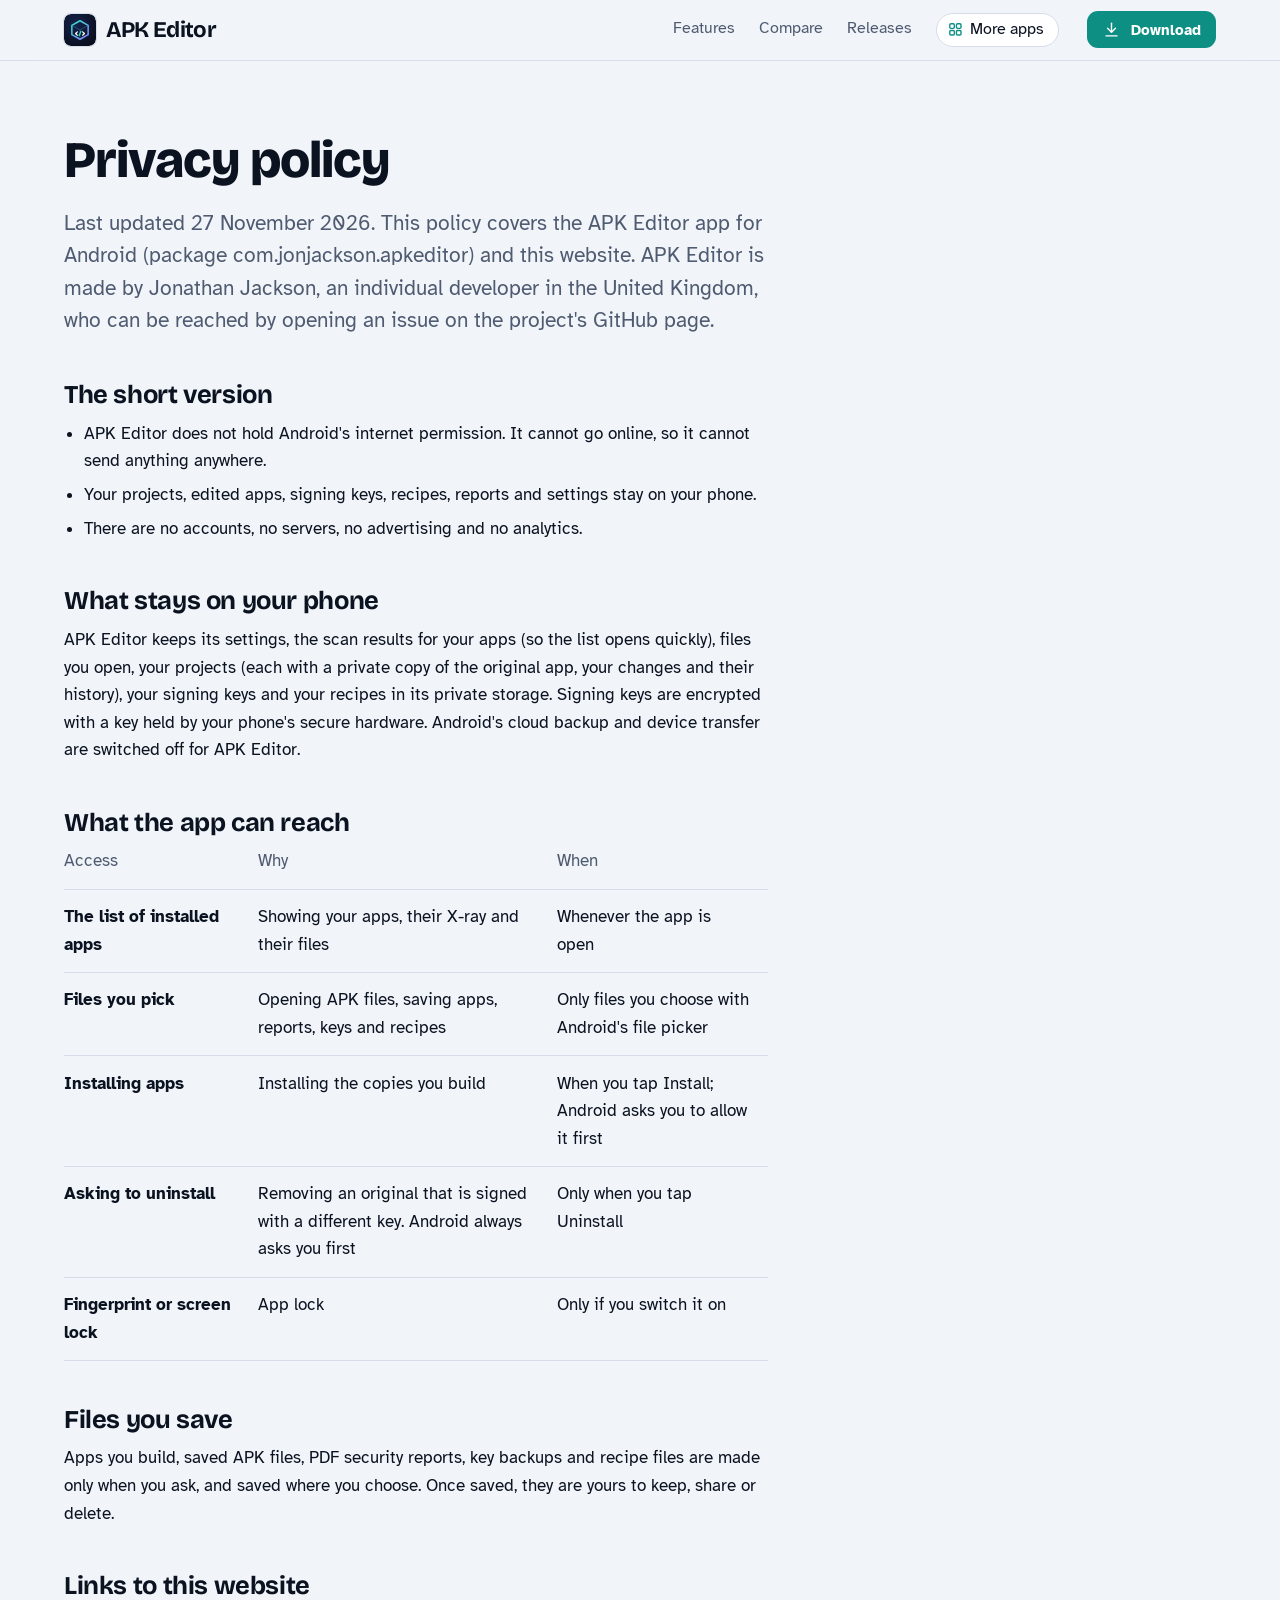
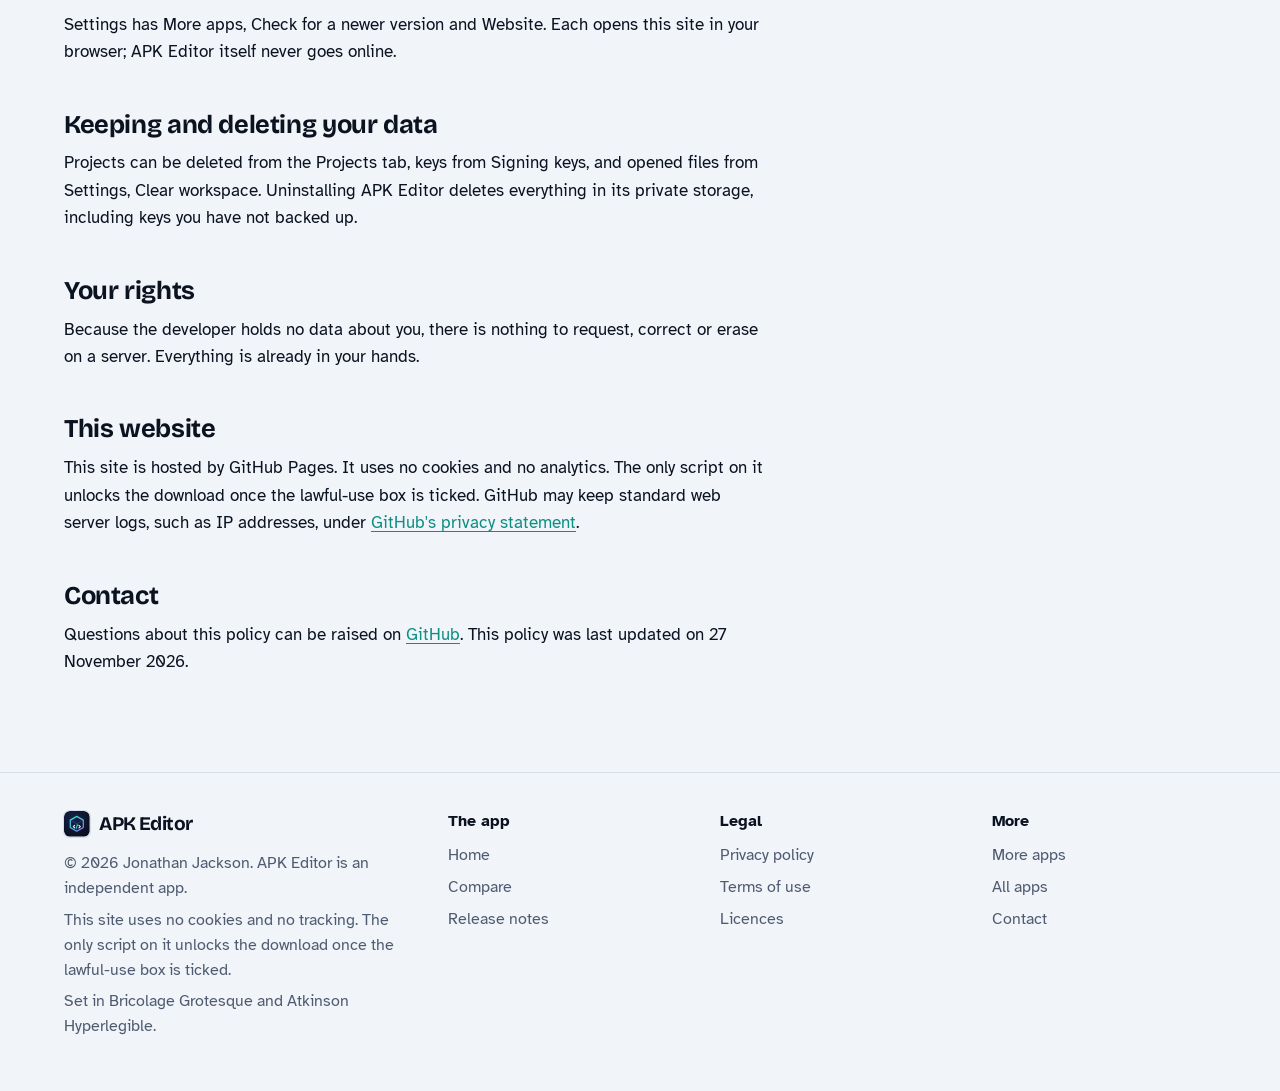
<file: privacy.html>
<!DOCTYPE html>
<html lang="en-GB">
<head>
<meta charset="utf-8">
<meta name="viewport" content="width=device-width, initial-scale=1">
<title>APK Editor privacy policy</title>
<meta name="description" content="What APK Editor does with your information: in short, it stays on your phone.">
<meta name="author" content="Jonathan Jackson">
<link rel="canonical" href="https://customgpter.github.io/apkeditor/privacy.html">
<meta name="theme-color" content="#f1f4f9" media="(prefers-color-scheme: light)">
<meta name="theme-color" content="#070b16" media="(prefers-color-scheme: dark)">
<meta property="og:type" content="website">
<meta property="og:site_name" content="APK Editor">
<meta property="og:title" content="APK Editor privacy policy">
<meta property="og:description" content="What APK Editor does with your information: in short, it stays on your phone.">
<meta property="og:url" content="https://customgpter.github.io/apkeditor/privacy.html">
<meta property="og:image" content="https://customgpter.github.io/apkeditor/assets/og.png">
<meta property="og:image:width" content="1200">
<meta property="og:image:height" content="630">
<meta property="og:image:alt" content="APK Editor&#x27;s X-ray of an app: privacy score, permissions, advertising kits and security checks">
<meta property="og:locale" content="en_GB">
<meta name="twitter:card" content="summary_large_image">
<link rel="icon" href="./assets/favicon.svg" type="image/svg+xml">
<link rel="apple-touch-icon" href="./assets/apple-touch-icon.png">
<link rel="preload" href="./assets/fonts/bricolage-grotesque-latin.woff2" as="font" type="font/woff2" crossorigin>
<link rel="preload" href="./assets/fonts/atkinson-hyperlegible-latin-400-normal.woff2" as="font" type="font/woff2" crossorigin>
<link rel="stylesheet" href="./assets/site.css?v=1">
<link rel="stylesheet" href="./assets/house.css?v=1">
<link rel="stylesheet" href="./assets/apps-list.css?v=1">
<script src="./assets/apps-list.js?v=1" defer></script>
</head>
<body>
<a class="skip" href="#main">Skip to content</a>
<header class="masthead">
<div class="wrap">
<a class="brand" href="./" aria-label="APK Editor home"><svg viewBox="0 0 108 108" aria-hidden="true"><defs><radialGradient id="aebg" cx="40" cy="34" r="96" gradientUnits="userSpaceOnUse"><stop offset="0" stop-color="#16234a"/><stop offset="1" stop-color="#070b16"/></radialGradient><linearGradient id="aehx" x1="32" y1="27" x2="76" y2="77" gradientUnits="userSpaceOnUse"><stop offset="0" stop-color="#2ee6c5"/><stop offset="1" stop-color="#8b7cff"/></linearGradient></defs><rect width="108" height="108" rx="24" fill="url(#aebg)"/><g transform="translate(54 54) scale(1.25) translate(-54 -52)"><path d="M54 27L76 39.5L76 64.5L54 77L32 64.5L32 39.5Z" stroke="url(#aehx)" stroke-width="4.2" stroke-linejoin="round" fill="none"/><path d="M32 39.5L54 52L76 39.5M54 52L54 77" stroke="#3d8fd6" stroke-width="2" stroke-linecap="round" fill="none" opacity=".55"/><path d="M47 57L42 61.5L47 66M61 57L66 61.5L61 66" stroke="#fff" stroke-width="3.4" stroke-linecap="round" stroke-linejoin="round" fill="none"/><path d="M56.5 55.5L51.5 67.5" stroke="#2ee6c5" stroke-width="3.4" stroke-linecap="round"/></g></svg><span>APK Editor</span></a>
<nav aria-label="Main"><ul><li><a href="./#features">Features</a></li><li><a href="./compare.html">Compare</a></li><li><a href="./releases.html">Releases</a></li><li><a class="more-apps" href="./more-apps.html"><svg class="ico" viewBox="0 0 24 24" aria-hidden="true"><rect x="4" y="4" width="6.5" height="6.5" rx="1.6"/><rect x="13.5" y="4" width="6.5" height="6.5" rx="1.6"/><rect x="4" y="13.5" width="6.5" height="6.5" rx="1.6"/><rect x="13.5" y="13.5" width="6.5" height="6.5" rx="1.6"/></svg>More apps</a></li></ul></nav>
<a class="button small" href="./#download"><svg class="ico" viewBox="0 0 24 24" aria-hidden="true"><path d="M12 4v11"/><path d="M7 10.5l5 5 5-5"/><path d="M5 20h14"/></svg>Download</a>
</div>
</header>
<main id="main" class="doc">
<div class="wrap">
<div class="measure">
<h1>Privacy policy</h1>
<p class="lede">Last updated 27 November 2026. This policy covers the APK Editor app for Android (package com.jonjackson.apkeditor) and this website. APK Editor is made by Jonathan Jackson, an individual developer in the United Kingdom, who can be reached by opening an issue on the project's GitHub page.</p>
<h2 id="short">The short version</h2><ul>
<li>APK Editor does not hold Android's internet permission. It cannot go online, so it cannot send anything anywhere.</li>
<li>Your projects, edited apps, signing keys, recipes, reports and settings stay on your phone.</li>
<li>There are no accounts, no servers, no advertising and no analytics.</li>
</ul><h2 id="kept">What stays on your phone</h2><p>APK Editor keeps its settings, the scan results for your apps (so the list opens quickly), files you open, your projects (each with a private copy of the original app, your changes and their history), your signing keys and your recipes in its private storage. Signing keys are encrypted with a key held by your phone's secure hardware. Android's cloud backup and device transfer are switched off for APK Editor.</p><h2 id="reach">What the app can reach</h2><table>
<thead><tr><th scope="col">Access</th><th scope="col">Why</th><th scope="col">When</th></tr></thead>
<tbody>
<tr><th scope="row">The list of installed apps</th><td>Showing your apps, their X-ray and their files</td><td>Whenever the app is open</td></tr>
<tr><th scope="row">Files you pick</th><td>Opening APK files, saving apps, reports, keys and recipes</td><td>Only files you choose with Android's file picker</td></tr>
<tr><th scope="row">Installing apps</th><td>Installing the copies you build</td><td>When you tap Install; Android asks you to allow it first</td></tr>
<tr><th scope="row">Asking to uninstall</th><td>Removing an original that is signed with a different key. Android always asks you first</td><td>Only when you tap Uninstall</td></tr>
<tr><th scope="row">Fingerprint or screen lock</th><td>App lock</td><td>Only if you switch it on</td></tr>
</tbody>
</table><h2 id="exports">Files you save</h2><p>Apps you build, saved APK files, PDF security reports, key backups and recipe files are made only when you ask, and saved where you choose. Once saved, they are yours to keep, share or delete.</p><h2 id="links">Links to this website</h2><p>Settings has More apps, Check for a newer version and Website. Each opens this site in your browser; APK Editor itself never goes online.</p><h2 id="deleting">Keeping and deleting your data</h2><p>Projects can be deleted from the Projects tab, keys from Signing keys, and opened files from Settings, Clear workspace. Uninstalling APK Editor deletes everything in its private storage, including keys you have not backed up.</p><h2 id="rights">Your rights</h2><p>Because the developer holds no data about you, there is nothing to request, correct or erase on a server. Everything is already in your hands.</p><h2 id="website">This website</h2><p>This site is hosted by GitHub Pages. It uses no cookies and no analytics. The only script on it unlocks the download once the lawful-use box is ticked. GitHub may keep standard web server logs, such as IP addresses, under <a href="https://docs.github.com/en/site-policy/privacy-policies/github-general-privacy-statement">GitHub's privacy statement</a>.</p>
<h2 id="contact">Contact</h2>
<p>Questions about this policy can be raised on <a href="https://github.com/CustomGPTer/apkeditor/issues">GitHub</a>. This policy was last updated on 27 November 2026.</p>
</div>
</div>
</main>
<footer class="colophon">
<div class="wrap">
<div>
<a class="brand" href="./" aria-label="APK Editor home"><svg viewBox="0 0 108 108" aria-hidden="true"><defs><radialGradient id="aebg" cx="40" cy="34" r="96" gradientUnits="userSpaceOnUse"><stop offset="0" stop-color="#16234a"/><stop offset="1" stop-color="#070b16"/></radialGradient><linearGradient id="aehx" x1="32" y1="27" x2="76" y2="77" gradientUnits="userSpaceOnUse"><stop offset="0" stop-color="#2ee6c5"/><stop offset="1" stop-color="#8b7cff"/></linearGradient></defs><rect width="108" height="108" rx="24" fill="url(#aebg)"/><g transform="translate(54 54) scale(1.25) translate(-54 -52)"><path d="M54 27L76 39.5L76 64.5L54 77L32 64.5L32 39.5Z" stroke="url(#aehx)" stroke-width="4.2" stroke-linejoin="round" fill="none"/><path d="M32 39.5L54 52L76 39.5M54 52L54 77" stroke="#3d8fd6" stroke-width="2" stroke-linecap="round" fill="none" opacity=".55"/><path d="M47 57L42 61.5L47 66M61 57L66 61.5L61 66" stroke="#fff" stroke-width="3.4" stroke-linecap="round" stroke-linejoin="round" fill="none"/><path d="M56.5 55.5L51.5 67.5" stroke="#2ee6c5" stroke-width="3.4" stroke-linecap="round"/></g></svg><span>APK Editor</span></a>
<p>&copy; 2026 Jonathan Jackson. APK Editor is an independent app.</p>
<p>This site uses no cookies and no tracking. The only script on it unlocks the download once the lawful-use box is ticked.</p>
<p>Set in Bricolage Grotesque and Atkinson Hyperlegible.</p>
</div>
<nav aria-label="The app"><h2>The app</h2><ul>
<li><a href="./">Home</a></li>
<li><a href="./compare.html">Compare</a></li>
<li><a href="./releases.html">Release notes</a></li>

</ul></nav>
<nav aria-label="Legal"><h2>Legal</h2><ul>
<li><a href="./privacy.html">Privacy policy</a></li>
<li><a href="./terms.html">Terms of use</a></li>
<li><a href="./licences.html">Licences</a></li>
</ul></nav>
<nav aria-label="More"><h2>More</h2><ul>
<li><a href="./more-apps.html">More apps</a></li>
<li><a href="https://customgpter.github.io/">All apps</a></li>
<li><a href="https://github.com/CustomGPTer/apkeditor/issues">Contact</a></li>
</ul></nav>
</div>
</footer>
</body>
</html>
</file>
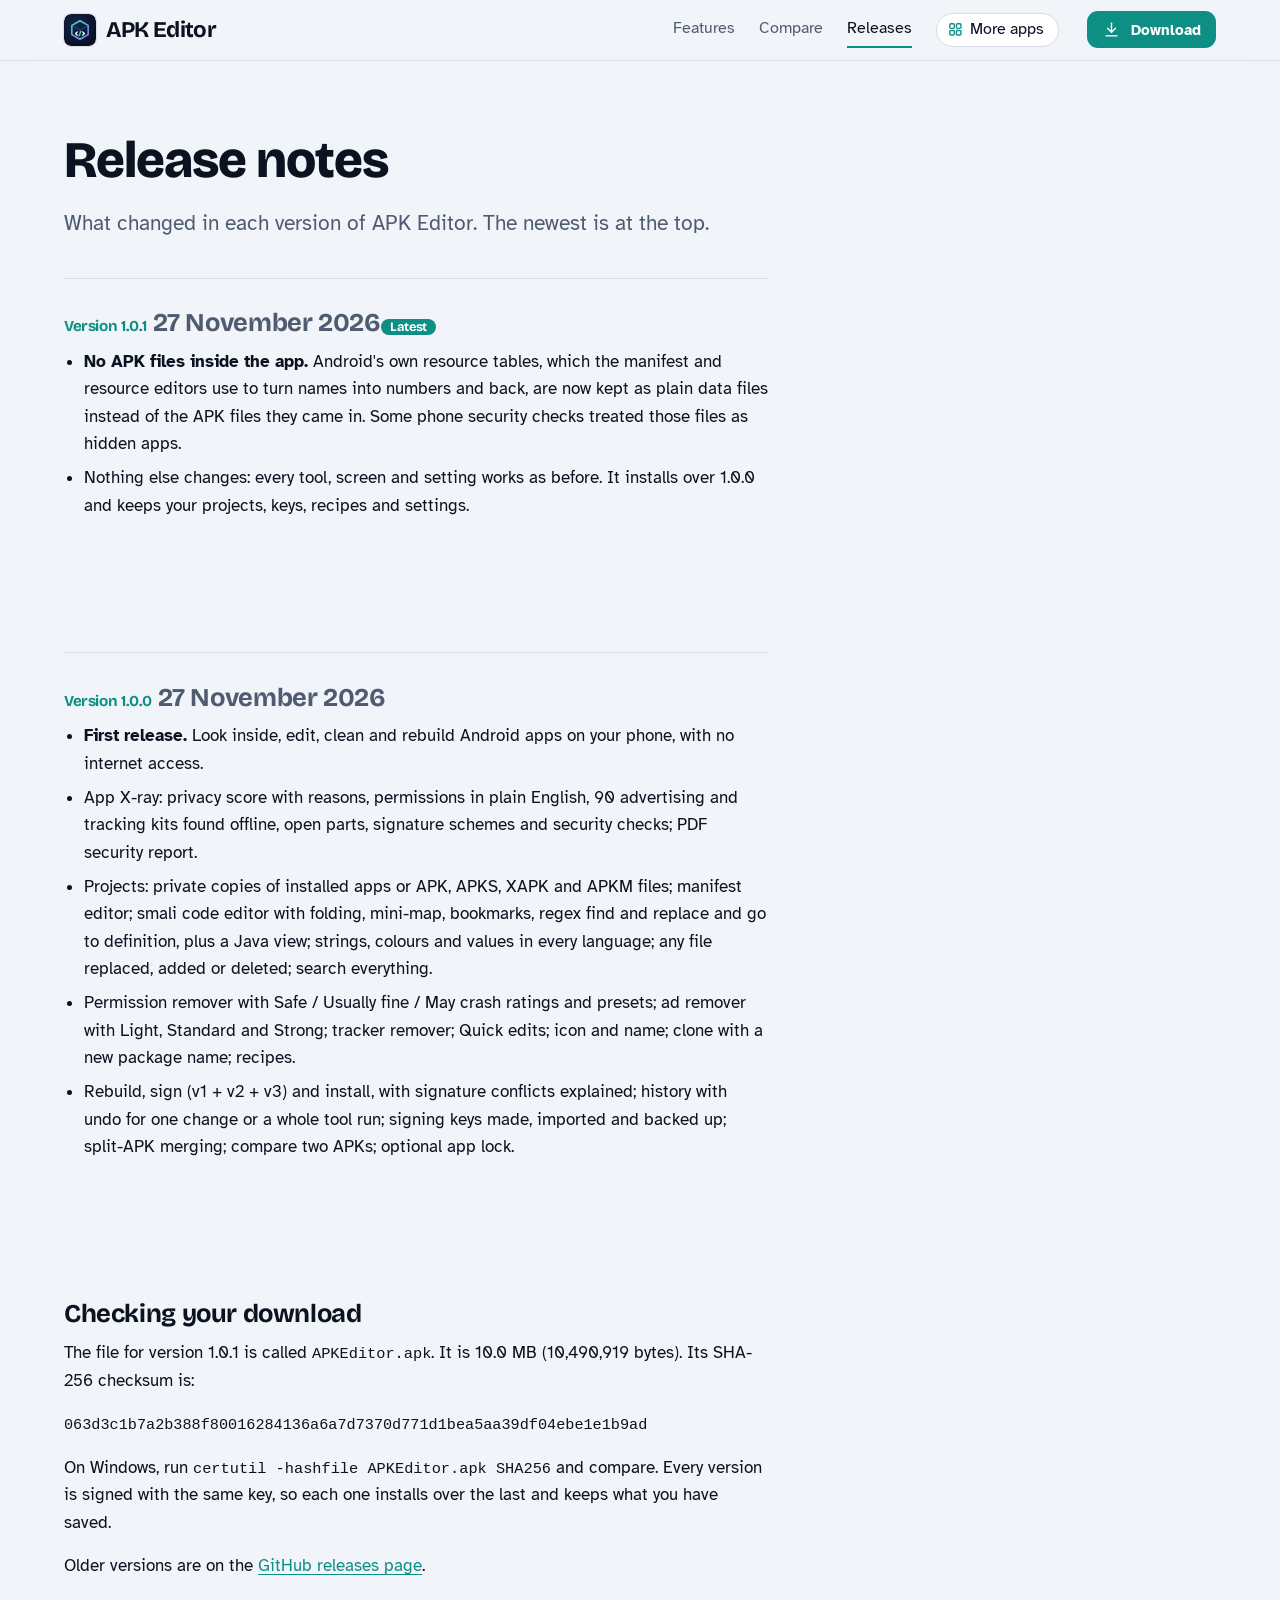
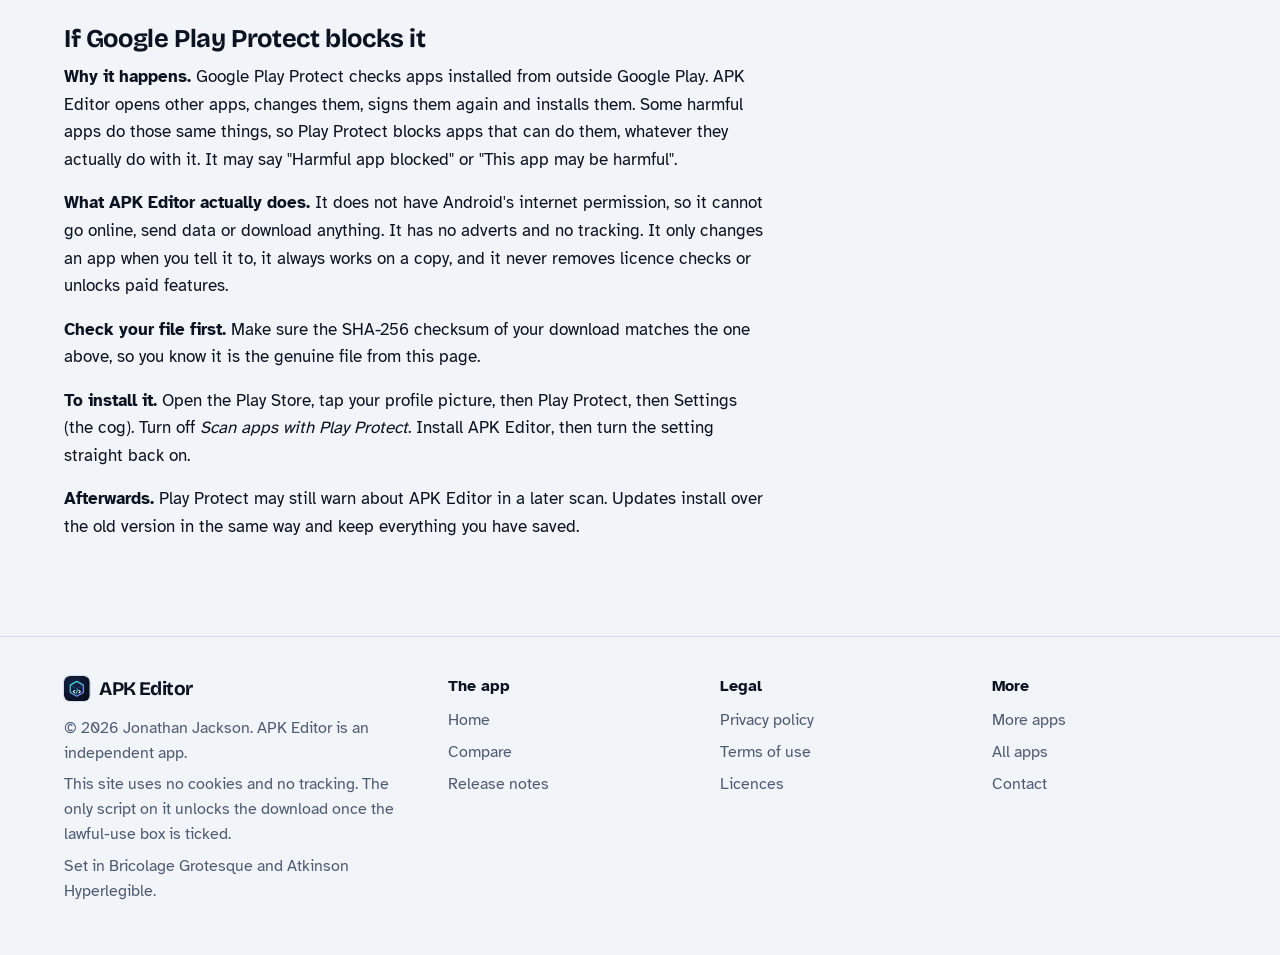
<file: releases.html>
<!DOCTYPE html>
<html lang="en-GB">
<head>
<meta charset="utf-8">
<meta name="viewport" content="width=device-width, initial-scale=1">
<title>APK Editor release notes</title>
<meta name="description" content="What changed in each version of APK Editor, with the file size and checksum to check your download.">
<meta name="author" content="Jonathan Jackson">
<link rel="canonical" href="https://customgpter.github.io/apkeditor/releases.html">
<meta name="theme-color" content="#f1f4f9" media="(prefers-color-scheme: light)">
<meta name="theme-color" content="#070b16" media="(prefers-color-scheme: dark)">
<meta property="og:type" content="website">
<meta property="og:site_name" content="APK Editor">
<meta property="og:title" content="APK Editor release notes">
<meta property="og:description" content="What changed in each version of APK Editor, with the file size and checksum to check your download.">
<meta property="og:url" content="https://customgpter.github.io/apkeditor/releases.html">
<meta property="og:image" content="https://customgpter.github.io/apkeditor/assets/og.png">
<meta property="og:image:width" content="1200">
<meta property="og:image:height" content="630">
<meta property="og:image:alt" content="APK Editor&#x27;s X-ray of an app: privacy score, permissions, advertising kits and security checks">
<meta property="og:locale" content="en_GB">
<meta name="twitter:card" content="summary_large_image">
<link rel="icon" href="./assets/favicon.svg" type="image/svg+xml">
<link rel="apple-touch-icon" href="./assets/apple-touch-icon.png">
<link rel="preload" href="./assets/fonts/bricolage-grotesque-latin.woff2" as="font" type="font/woff2" crossorigin>
<link rel="preload" href="./assets/fonts/atkinson-hyperlegible-latin-400-normal.woff2" as="font" type="font/woff2" crossorigin>
<link rel="stylesheet" href="./assets/site.css?v=1">
<link rel="stylesheet" href="./assets/house.css?v=1">
<link rel="stylesheet" href="./assets/apps-list.css?v=1">
<script src="./assets/apps-list.js?v=1" defer></script>
</head>
<body>
<a class="skip" href="#main">Skip to content</a>
<header class="masthead">
<div class="wrap">
<a class="brand" href="./" aria-label="APK Editor home"><svg viewBox="0 0 108 108" aria-hidden="true"><defs><radialGradient id="aebg" cx="40" cy="34" r="96" gradientUnits="userSpaceOnUse"><stop offset="0" stop-color="#16234a"/><stop offset="1" stop-color="#070b16"/></radialGradient><linearGradient id="aehx" x1="32" y1="27" x2="76" y2="77" gradientUnits="userSpaceOnUse"><stop offset="0" stop-color="#2ee6c5"/><stop offset="1" stop-color="#8b7cff"/></linearGradient></defs><rect width="108" height="108" rx="24" fill="url(#aebg)"/><g transform="translate(54 54) scale(1.25) translate(-54 -52)"><path d="M54 27L76 39.5L76 64.5L54 77L32 64.5L32 39.5Z" stroke="url(#aehx)" stroke-width="4.2" stroke-linejoin="round" fill="none"/><path d="M32 39.5L54 52L76 39.5M54 52L54 77" stroke="#3d8fd6" stroke-width="2" stroke-linecap="round" fill="none" opacity=".55"/><path d="M47 57L42 61.5L47 66M61 57L66 61.5L61 66" stroke="#fff" stroke-width="3.4" stroke-linecap="round" stroke-linejoin="round" fill="none"/><path d="M56.5 55.5L51.5 67.5" stroke="#2ee6c5" stroke-width="3.4" stroke-linecap="round"/></g></svg><span>APK Editor</span></a>
<nav aria-label="Main"><ul><li><a href="./#features">Features</a></li><li><a href="./compare.html">Compare</a></li><li><a href="./releases.html" aria-current="page">Releases</a></li><li><a class="more-apps" href="./more-apps.html"><svg class="ico" viewBox="0 0 24 24" aria-hidden="true"><rect x="4" y="4" width="6.5" height="6.5" rx="1.6"/><rect x="13.5" y="4" width="6.5" height="6.5" rx="1.6"/><rect x="4" y="13.5" width="6.5" height="6.5" rx="1.6"/><rect x="13.5" y="13.5" width="6.5" height="6.5" rx="1.6"/></svg>More apps</a></li></ul></nav>
<a class="button small" href="./#download"><svg class="ico" viewBox="0 0 24 24" aria-hidden="true"><path d="M12 4v11"/><path d="M7 10.5l5 5 5-5"/><path d="M5 20h14"/></svg>Download</a>
</div>
</header>
<main id="main" class="doc">
<div class="wrap">
<div class="measure">
<h1>Release notes</h1>
<p class="lede">What changed in each version of APK Editor. The newest is at the top.</p>
<section class="release" id="v1.0.1"><h2><span class="ver">Version 1.0.1</span> <span class="when">27 November 2026</span><span class="tag">Latest</span></h2><ul><li><b>No APK files inside the app.</b> Android's own resource tables, which the manifest and resource editors use to turn names into numbers and back, are now kept as plain data files instead of the APK files they came in. Some phone security checks treated those files as hidden apps.</li><li>Nothing else changes: every tool, screen and setting works as before. It installs over 1.0.0 and keeps your projects, keys, recipes and settings.</li></ul></section>
<section class="release" id="v1.0.0"><h2><span class="ver">Version 1.0.0</span> <span class="when">27 November 2026</span></h2><ul><li><b>First release.</b> Look inside, edit, clean and rebuild Android apps on your phone, with no internet access.</li><li>App X-ray: privacy score with reasons, permissions in plain English, 90 advertising and tracking kits found offline, open parts, signature schemes and security checks; PDF security report.</li><li>Projects: private copies of installed apps or APK, APKS, XAPK and APKM files; manifest editor; smali code editor with folding, mini-map, bookmarks, regex find and replace and go to definition, plus a Java view; strings, colours and values in every language; any file replaced, added or deleted; search everything.</li><li>Permission remover with Safe / Usually fine / May crash ratings and presets; ad remover with Light, Standard and Strong; tracker remover; Quick edits; icon and name; clone with a new package name; recipes.</li><li>Rebuild, sign (v1 + v2 + v3) and install, with signature conflicts explained; history with undo for one change or a whole tool run; signing keys made, imported and backed up; split-APK merging; compare two APKs; optional app lock.</li></ul></section>
<h2 id="checking">Checking your download</h2>
<p>The file for version 1.0.1 is called <code>APKEditor.apk</code>. It is 10.0 MB (10,490,919 bytes). Its SHA-256 checksum is:</p>
<p><code class="sum">063d3c1b7a2b388f80016284136a6a7d7370d771d1bea5aa39df04ebe1e1b9ad</code></p>
<p>On Windows, run <code>certutil -hashfile APKEditor.apk SHA256</code> and compare. Every version is signed with the same key, so each one installs over the last and keeps what you have saved.</p>
<p>Older versions are on the <a href="https://github.com/CustomGPTer/apkeditor/releases">GitHub releases page</a>.</p>
<h2 id="play-protect">If Google Play Protect blocks it</h2>
<p><b>Why it happens.</b> Google Play Protect checks apps installed from outside Google Play. APK Editor opens other apps, changes them, signs them again and installs them. Some harmful apps do those same things, so Play Protect blocks apps that can do them, whatever they actually do with it. It may say "Harmful app blocked" or "This app may be harmful".</p><p><b>What APK Editor actually does.</b> It does not have Android's internet permission, so it cannot go online, send data or download anything. It has no adverts and no tracking. It only changes an app when you tell it to, it always works on a copy, and it never removes licence checks or unlocks paid features.</p><p><b>Check your file first.</b> Make sure the SHA-256 checksum of your download matches the one above, so you know it is the genuine file from this page.</p><p><b>To install it.</b> Open the Play Store, tap your profile picture, then Play Protect, then Settings (the cog). Turn off <i>Scan apps with Play Protect</i>. Install APK Editor, then turn the setting straight back on.</p><p><b>Afterwards.</b> Play Protect may still warn about APK Editor in a later scan. Updates install over the old version in the same way and keep everything you have saved.</p>
</div>
</div>
</main>
<footer class="colophon">
<div class="wrap">
<div>
<a class="brand" href="./" aria-label="APK Editor home"><svg viewBox="0 0 108 108" aria-hidden="true"><defs><radialGradient id="aebg" cx="40" cy="34" r="96" gradientUnits="userSpaceOnUse"><stop offset="0" stop-color="#16234a"/><stop offset="1" stop-color="#070b16"/></radialGradient><linearGradient id="aehx" x1="32" y1="27" x2="76" y2="77" gradientUnits="userSpaceOnUse"><stop offset="0" stop-color="#2ee6c5"/><stop offset="1" stop-color="#8b7cff"/></linearGradient></defs><rect width="108" height="108" rx="24" fill="url(#aebg)"/><g transform="translate(54 54) scale(1.25) translate(-54 -52)"><path d="M54 27L76 39.5L76 64.5L54 77L32 64.5L32 39.5Z" stroke="url(#aehx)" stroke-width="4.2" stroke-linejoin="round" fill="none"/><path d="M32 39.5L54 52L76 39.5M54 52L54 77" stroke="#3d8fd6" stroke-width="2" stroke-linecap="round" fill="none" opacity=".55"/><path d="M47 57L42 61.5L47 66M61 57L66 61.5L61 66" stroke="#fff" stroke-width="3.4" stroke-linecap="round" stroke-linejoin="round" fill="none"/><path d="M56.5 55.5L51.5 67.5" stroke="#2ee6c5" stroke-width="3.4" stroke-linecap="round"/></g></svg><span>APK Editor</span></a>
<p>&copy; 2026 Jonathan Jackson. APK Editor is an independent app.</p>
<p>This site uses no cookies and no tracking. The only script on it unlocks the download once the lawful-use box is ticked.</p>
<p>Set in Bricolage Grotesque and Atkinson Hyperlegible.</p>
</div>
<nav aria-label="The app"><h2>The app</h2><ul>
<li><a href="./">Home</a></li>
<li><a href="./compare.html">Compare</a></li>
<li><a href="./releases.html">Release notes</a></li>

</ul></nav>
<nav aria-label="Legal"><h2>Legal</h2><ul>
<li><a href="./privacy.html">Privacy policy</a></li>
<li><a href="./terms.html">Terms of use</a></li>
<li><a href="./licences.html">Licences</a></li>
</ul></nav>
<nav aria-label="More"><h2>More</h2><ul>
<li><a href="./more-apps.html">More apps</a></li>
<li><a href="https://customgpter.github.io/">All apps</a></li>
<li><a href="https://github.com/CustomGPTer/apkeditor/issues">Contact</a></li>
</ul></nav>
</div>
</footer>
</body>
</html>
</file>
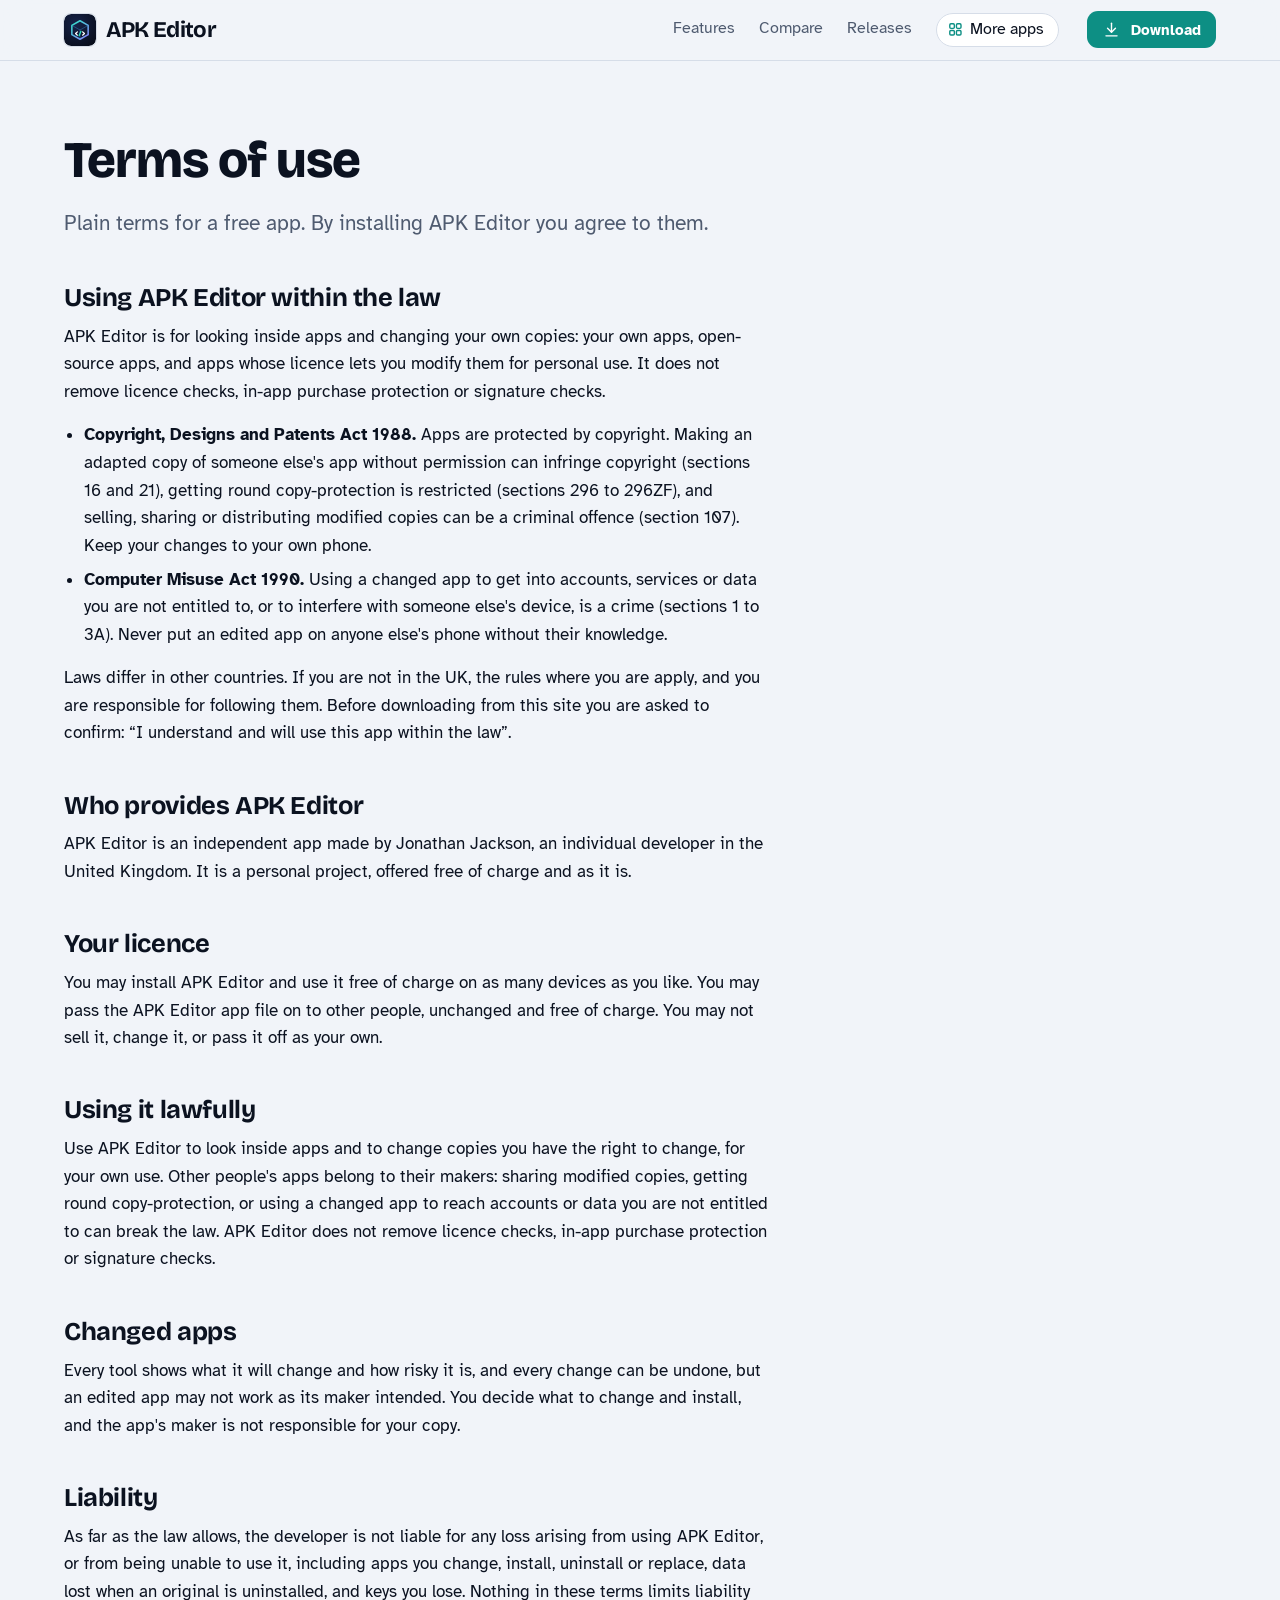
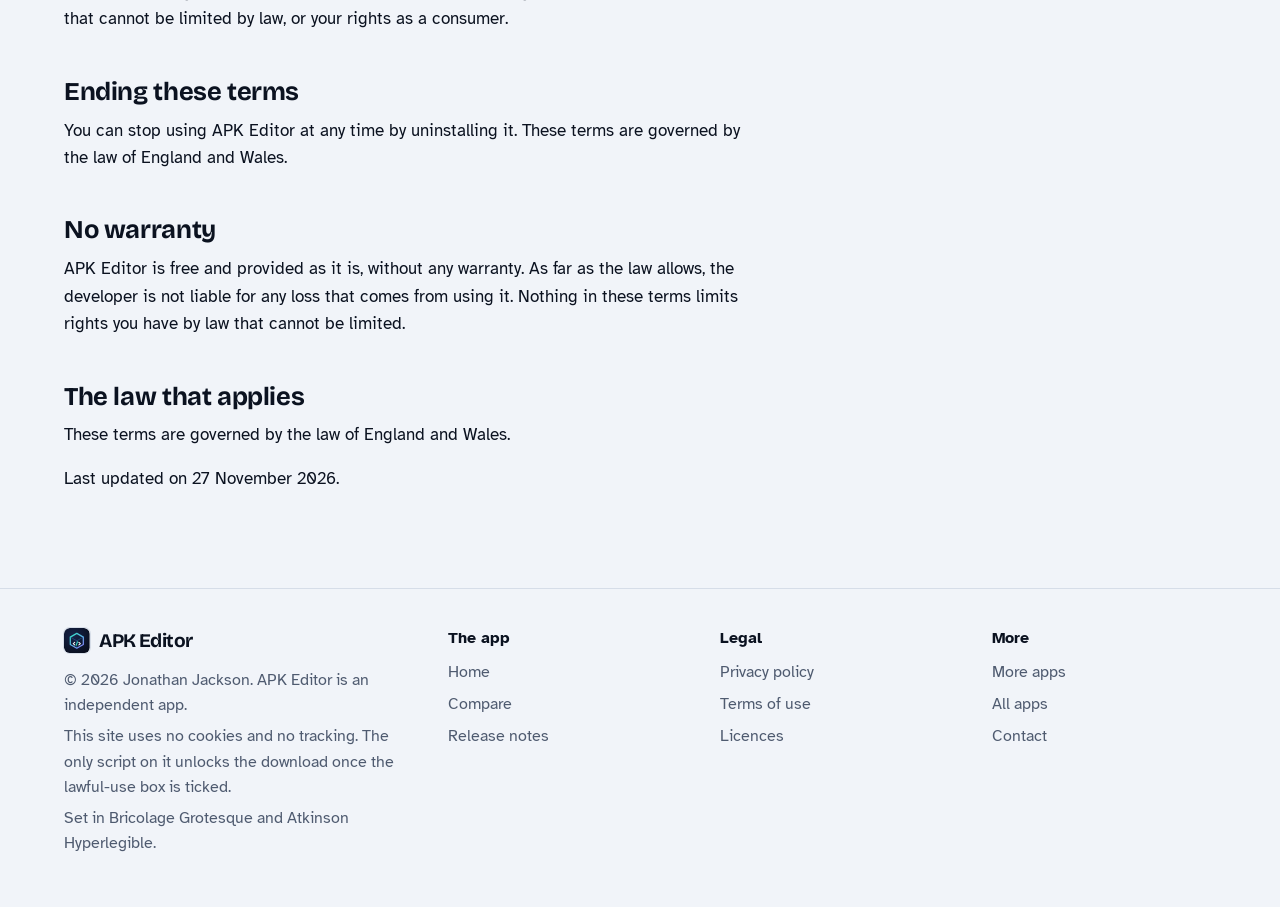
<file: terms.html>
<!DOCTYPE html>
<html lang="en-GB">
<head>
<meta charset="utf-8">
<meta name="viewport" content="width=device-width, initial-scale=1">
<title>APK Editor terms of use</title>
<meta name="description" content="The terms for using APK Editor, including using it within the law.">
<meta name="author" content="Jonathan Jackson">
<link rel="canonical" href="https://customgpter.github.io/apkeditor/terms.html">
<meta name="theme-color" content="#f1f4f9" media="(prefers-color-scheme: light)">
<meta name="theme-color" content="#070b16" media="(prefers-color-scheme: dark)">
<meta property="og:type" content="website">
<meta property="og:site_name" content="APK Editor">
<meta property="og:title" content="APK Editor terms of use">
<meta property="og:description" content="The terms for using APK Editor, including using it within the law.">
<meta property="og:url" content="https://customgpter.github.io/apkeditor/terms.html">
<meta property="og:image" content="https://customgpter.github.io/apkeditor/assets/og.png">
<meta property="og:image:width" content="1200">
<meta property="og:image:height" content="630">
<meta property="og:image:alt" content="APK Editor&#x27;s X-ray of an app: privacy score, permissions, advertising kits and security checks">
<meta property="og:locale" content="en_GB">
<meta name="twitter:card" content="summary_large_image">
<link rel="icon" href="./assets/favicon.svg" type="image/svg+xml">
<link rel="apple-touch-icon" href="./assets/apple-touch-icon.png">
<link rel="preload" href="./assets/fonts/bricolage-grotesque-latin.woff2" as="font" type="font/woff2" crossorigin>
<link rel="preload" href="./assets/fonts/atkinson-hyperlegible-latin-400-normal.woff2" as="font" type="font/woff2" crossorigin>
<link rel="stylesheet" href="./assets/site.css?v=1">
<link rel="stylesheet" href="./assets/house.css?v=1">
<link rel="stylesheet" href="./assets/apps-list.css?v=1">
<script src="./assets/apps-list.js?v=1" defer></script>
</head>
<body>
<a class="skip" href="#main">Skip to content</a>
<header class="masthead">
<div class="wrap">
<a class="brand" href="./" aria-label="APK Editor home"><svg viewBox="0 0 108 108" aria-hidden="true"><defs><radialGradient id="aebg" cx="40" cy="34" r="96" gradientUnits="userSpaceOnUse"><stop offset="0" stop-color="#16234a"/><stop offset="1" stop-color="#070b16"/></radialGradient><linearGradient id="aehx" x1="32" y1="27" x2="76" y2="77" gradientUnits="userSpaceOnUse"><stop offset="0" stop-color="#2ee6c5"/><stop offset="1" stop-color="#8b7cff"/></linearGradient></defs><rect width="108" height="108" rx="24" fill="url(#aebg)"/><g transform="translate(54 54) scale(1.25) translate(-54 -52)"><path d="M54 27L76 39.5L76 64.5L54 77L32 64.5L32 39.5Z" stroke="url(#aehx)" stroke-width="4.2" stroke-linejoin="round" fill="none"/><path d="M32 39.5L54 52L76 39.5M54 52L54 77" stroke="#3d8fd6" stroke-width="2" stroke-linecap="round" fill="none" opacity=".55"/><path d="M47 57L42 61.5L47 66M61 57L66 61.5L61 66" stroke="#fff" stroke-width="3.4" stroke-linecap="round" stroke-linejoin="round" fill="none"/><path d="M56.5 55.5L51.5 67.5" stroke="#2ee6c5" stroke-width="3.4" stroke-linecap="round"/></g></svg><span>APK Editor</span></a>
<nav aria-label="Main"><ul><li><a href="./#features">Features</a></li><li><a href="./compare.html">Compare</a></li><li><a href="./releases.html">Releases</a></li><li><a class="more-apps" href="./more-apps.html"><svg class="ico" viewBox="0 0 24 24" aria-hidden="true"><rect x="4" y="4" width="6.5" height="6.5" rx="1.6"/><rect x="13.5" y="4" width="6.5" height="6.5" rx="1.6"/><rect x="4" y="13.5" width="6.5" height="6.5" rx="1.6"/><rect x="13.5" y="13.5" width="6.5" height="6.5" rx="1.6"/></svg>More apps</a></li></ul></nav>
<a class="button small" href="./#download"><svg class="ico" viewBox="0 0 24 24" aria-hidden="true"><path d="M12 4v11"/><path d="M7 10.5l5 5 5-5"/><path d="M5 20h14"/></svg>Download</a>
</div>
</header>
<main id="main" class="doc">
<div class="wrap">
<div class="measure">
<h1>Terms of use</h1>
<p class="lede">Plain terms for a free app. By installing APK Editor you agree to them.</p>
<h2 id="law">Using APK Editor within the law</h2><p>APK Editor is for looking inside apps and changing your own copies: your own apps, open-source apps, and apps whose licence lets you modify them for personal use. It does not remove licence checks, in-app purchase protection or signature checks.</p><ul><li><b>Copyright, Designs and Patents Act 1988.</b> Apps are protected by copyright. Making an adapted copy of someone else's app without permission can infringe copyright (sections 16 and 21), getting round copy-protection is restricted (sections 296 to 296ZF), and selling, sharing or distributing modified copies can be a criminal offence (section 107). Keep your changes to your own phone.</li><li><b>Computer Misuse Act 1990.</b> Using a changed app to get into accounts, services or data you are not entitled to, or to interfere with someone else's device, is a crime (sections 1 to 3A). Never put an edited app on anyone else's phone without their knowledge.</li></ul><p>Laws differ in other countries. If you are not in the UK, the rules where you are apply, and you are responsible for following them. Before downloading from this site you are asked to confirm: &ldquo;I understand and will use this app within the law&rdquo;.</p><h2 id="who">Who provides APK Editor</h2><p>APK Editor is an independent app made by Jonathan Jackson, an individual developer in the United Kingdom. It is a personal project, offered free of charge and as it is.</p><h2 id="licence">Your licence</h2><p>You may install APK Editor and use it free of charge on as many devices as you like. You may pass the APK Editor app file on to other people, unchanged and free of charge. You may not sell it, change it, or pass it off as your own.</p><h2 id="use">Using it lawfully</h2><p>Use APK Editor to look inside apps and to change copies you have the right to change, for your own use. Other people's apps belong to their makers: sharing modified copies, getting round copy-protection, or using a changed app to reach accounts or data you are not entitled to can break the law. APK Editor does not remove licence checks, in-app purchase protection or signature checks.</p><h2 id="changes">Changed apps</h2><p>Every tool shows what it will change and how risky it is, and every change can be undone, but an edited app may not work as its maker intended. You decide what to change and install, and the app's maker is not responsible for your copy.</p><h2 id="liability">Liability</h2><p>As far as the law allows, the developer is not liable for any loss arising from using APK Editor, or from being unable to use it, including apps you change, install, uninstall or replace, data lost when an original is uninstalled, and keys you lose. Nothing in these terms limits liability that cannot be limited by law, or your rights as a consumer.</p><h2 id="ending">Ending these terms</h2><p>You can stop using APK Editor at any time by uninstalling it. These terms are governed by the law of England and Wales.</p>
<h2 id="no-warranty">No warranty</h2>
<p>APK Editor is free and provided as it is, without any warranty. As far as the law allows, the developer is not liable for any loss that comes from using it. Nothing in these terms limits rights you have by law that cannot be limited.</p>
<h2 id="governing">The law that applies</h2>
<p>These terms are governed by the law of England and Wales.</p>
<p>Last updated on 27 November 2026.</p>
</div>
</div>
</main>
<footer class="colophon">
<div class="wrap">
<div>
<a class="brand" href="./" aria-label="APK Editor home"><svg viewBox="0 0 108 108" aria-hidden="true"><defs><radialGradient id="aebg" cx="40" cy="34" r="96" gradientUnits="userSpaceOnUse"><stop offset="0" stop-color="#16234a"/><stop offset="1" stop-color="#070b16"/></radialGradient><linearGradient id="aehx" x1="32" y1="27" x2="76" y2="77" gradientUnits="userSpaceOnUse"><stop offset="0" stop-color="#2ee6c5"/><stop offset="1" stop-color="#8b7cff"/></linearGradient></defs><rect width="108" height="108" rx="24" fill="url(#aebg)"/><g transform="translate(54 54) scale(1.25) translate(-54 -52)"><path d="M54 27L76 39.5L76 64.5L54 77L32 64.5L32 39.5Z" stroke="url(#aehx)" stroke-width="4.2" stroke-linejoin="round" fill="none"/><path d="M32 39.5L54 52L76 39.5M54 52L54 77" stroke="#3d8fd6" stroke-width="2" stroke-linecap="round" fill="none" opacity=".55"/><path d="M47 57L42 61.5L47 66M61 57L66 61.5L61 66" stroke="#fff" stroke-width="3.4" stroke-linecap="round" stroke-linejoin="round" fill="none"/><path d="M56.5 55.5L51.5 67.5" stroke="#2ee6c5" stroke-width="3.4" stroke-linecap="round"/></g></svg><span>APK Editor</span></a>
<p>&copy; 2026 Jonathan Jackson. APK Editor is an independent app.</p>
<p>This site uses no cookies and no tracking. The only script on it unlocks the download once the lawful-use box is ticked.</p>
<p>Set in Bricolage Grotesque and Atkinson Hyperlegible.</p>
</div>
<nav aria-label="The app"><h2>The app</h2><ul>
<li><a href="./">Home</a></li>
<li><a href="./compare.html">Compare</a></li>
<li><a href="./releases.html">Release notes</a></li>

</ul></nav>
<nav aria-label="Legal"><h2>Legal</h2><ul>
<li><a href="./privacy.html">Privacy policy</a></li>
<li><a href="./terms.html">Terms of use</a></li>
<li><a href="./licences.html">Licences</a></li>
</ul></nav>
<nav aria-label="More"><h2>More</h2><ul>
<li><a href="./more-apps.html">More apps</a></li>
<li><a href="https://customgpter.github.io/">All apps</a></li>
<li><a href="https://github.com/CustomGPTer/apkeditor/issues">Contact</a></li>
</ul></nav>
</div>
</footer>
</body>
</html>
</file>
<file: assets/site.css>
@font-face{font-family:"Bricolage Grotesque";src:url("fonts/bricolage-grotesque-latin.woff2") format("woff2");font-weight:200 800;font-style:normal;font-display:swap}
@font-face{font-family:"Atkinson Hyperlegible";src:url("fonts/atkinson-hyperlegible-latin-400-normal.woff2") format("woff2");font-weight:400;font-style:normal;font-display:swap}
@font-face{font-family:"Atkinson Hyperlegible";src:url("fonts/atkinson-hyperlegible-latin-700-normal.woff2") format("woff2");font-weight:700;font-style:normal;font-display:swap}

/* Daylight page, night-time camera. The lamp colour is kept for the one thing to press and for what the camera has seen. */
:root{
  --page:#f2f5f9; --panel:#ffffff; --raised:#e8edf3; --ink:#0d1a2b; --soft:#465468; --rule:#d2dae4;
  --accent:#0a6a55; --accent-ink:#ffffff; --warn:#8a5200; --rec:#d3302f;
  --lamp:#ffb347; --lamp-ink:#231400; --lamp-text:#8a5200;
  --night:#09111e; --night-2:#111d30; --night-3:#1a2a43; --night-ink:#eaf0f8; --night-soft:#9fb0c7; --night-rule:#24364f; --iris:#55d6ab;
  --display:"Bricolage Grotesque","Atkinson Hyperlegible",system-ui,sans-serif;
  --sans:"Atkinson Hyperlegible",system-ui,-apple-system,"Segoe UI",Roboto,sans-serif;
  --mono:ui-monospace,SFMono-Regular,Menlo,Consolas,"Liberation Mono",monospace;
  color-scheme:light dark;
}
@media (prefers-color-scheme:dark){
  :root{--page:#0a111b; --panel:#111a27; --raised:#182434; --ink:#e9eef5; --soft:#a0aec0; --rule:#243247;
    --accent:#55d6ab; --accent-ink:#00281d; --warn:#ffb347; --rec:#ff6163; --lamp-text:#ffb347}
}

*,*::before,*::after{box-sizing:border-box}
html{-webkit-text-size-adjust:100%;scroll-behavior:smooth;scroll-padding-top:5.5rem}
@media (prefers-reduced-motion:reduce){html{scroll-behavior:auto}}
body{margin:0;background:var(--page);color:var(--ink);font:400 1.0625rem/1.62 var(--sans);text-rendering:optimizeLegibility;-webkit-font-smoothing:antialiased}
img,svg{max-width:100%;display:block}
a{color:var(--accent);text-decoration-thickness:.07em;text-underline-offset:.2em}
a:hover{text-decoration-thickness:.13em}
:focus-visible{outline:3px solid var(--lamp);outline-offset:3px;border-radius:6px}
code{font:.9em/1 var(--mono);overflow-wrap:anywhere}
h1,h2,h3{font-family:var(--display);font-weight:700;letter-spacing:-.015em;line-height:1.08;margin:0;text-wrap:balance}
p{margin:0 0 1rem}
.skip{position:absolute;left:-999px;top:0;background:var(--ink);color:var(--page);padding:.6rem 1rem;z-index:30;border-radius:0 0 8px 0}
.skip:focus{left:0}
.sr{position:absolute;width:1px;height:1px;overflow:hidden;clip-path:inset(50%);white-space:nowrap}
.wrap{width:min(72rem,100% - 2.5rem);margin-inline:auto}
.measure{max-width:44rem}
.ico{width:1.25em;height:1.25em;flex:none;fill:none;stroke:currentColor;stroke-width:1.75;stroke-linecap:round;stroke-linejoin:round}

/* ---------- masthead */
.masthead{position:sticky;top:0;z-index:20;background:color-mix(in srgb,var(--page) 88%,transparent);-webkit-backdrop-filter:blur(14px) saturate(1.3);backdrop-filter:blur(14px) saturate(1.3);border-bottom:1px solid var(--rule)}
.masthead .wrap{display:flex;flex-wrap:wrap;align-items:center;gap:.35rem 1.75rem;padding-block:.7rem}
.brand{display:inline-flex;align-items:center;gap:.6rem;font:700 1.4rem/1 var(--display);letter-spacing:-.03em;color:var(--ink);text-decoration:none;margin-right:auto}
.brand svg{width:2rem;height:2rem;flex:none;border-radius:.5rem;box-shadow:0 0 0 1px var(--rule)}
.masthead nav ul{display:flex;flex-wrap:wrap;align-items:center;gap:.15rem 1.5rem;list-style:none;margin:0;padding:0;font-size:1rem;line-height:1.3}
.masthead nav a{display:inline-flex;align-items:center;gap:.4rem;color:var(--soft);text-decoration:none;padding-block:.45rem;border-bottom:2px solid transparent}
.masthead nav a:hover{color:var(--ink)}
.masthead nav a[aria-current="page"]{color:var(--ink);border-bottom-color:var(--lamp)}
.masthead nav a.more-apps{color:var(--ink);border:1px solid var(--rule);border-radius:999px;padding:.34rem .85rem .34rem .65rem;background:var(--panel)}
.masthead nav a.more-apps .ico{width:1.05em;height:1.05em;color:var(--accent);stroke-width:2}
.masthead nav a.more-apps:hover,.masthead nav a.more-apps[aria-current="page"]{border-color:var(--accent)}
.button{display:inline-flex;align-items:center;gap:.6rem;background:var(--lamp);color:var(--lamp-ink);font:700 1.08rem/1.2 var(--sans);text-decoration:none;padding:.95rem 1.5rem;border-radius:14px;box-shadow:0 1px 0 rgba(255,255,255,.45) inset,0 12px 24px -14px rgba(138,82,0,.9)}
.button:hover{background:#ffc56e}
.button:active{transform:translateY(1px)}
.button.small{font-size:.95rem;padding:.55rem .95rem;border-radius:11px;box-shadow:none}
.button.quiet{background:none;box-shadow:none;border:1px solid var(--rule);color:var(--ink)}
.button.quiet:hover{border-color:var(--ink);background:none}
@media (max-width:52rem){
  .masthead nav{order:3;flex:1 0 100%}
  .masthead nav ul{gap:.1rem .85rem;font-size:.95rem}
  .masthead nav .wide{display:none}
}
@media (max-width:24rem){.masthead nav a.more-apps .ico{display:none}.masthead nav a.more-apps{padding-inline:.7rem}}

/* ---------- hero */
.hero{padding-block:clamp(2.2rem,6vw,4.75rem) clamp(2.5rem,6vw,4.5rem);overflow:hidden}
.hero-grid{display:grid;gap:clamp(2.25rem,5vw,4rem);align-items:center}
@media (min-width:62rem){.hero-grid{grid-template-columns:minmax(0,11fr) minmax(0,10fr)}}
.hero h1{font-size:clamp(2.6rem,6vw,4.25rem);font-weight:800;line-height:1;letter-spacing:-.022em;margin-bottom:1.5rem}
.lede{font-size:clamp(1.14rem,2vw,1.3rem);line-height:1.55;color:var(--soft);margin:0 0 1rem;max-width:34rem}
.get{display:flex;flex-wrap:wrap;align-items:center;gap:.9rem 1.5rem;margin:1.8rem 0 1.1rem}
.get .aside{font-weight:700;color:var(--ink)}
.facts{font-size:.98rem;line-height:1.5;color:var(--soft);margin:0 0 .5rem;max-width:36rem}
.pills{display:flex;flex-wrap:wrap;gap:.45rem;list-style:none;margin:0 0 1rem;padding:0;font-size:.95rem}
.pills li{border:1px solid var(--rule);border-radius:999px;padding:.22rem .8rem;background:var(--panel);color:var(--soft)}

/* the monitor: the camera's view, the day beneath it, and the alert it sends */
.monitor{position:relative;max-width:36rem;margin-inline:auto;width:100%;padding-bottom:3.1rem}
@media (min-width:62rem){.monitor{margin-inline:auto 0}}
.screen{position:relative;background:var(--night);border-radius:22px;padding:.6rem;box-shadow:0 0 0 1px var(--night-rule),0 30px 60px -30px rgba(9,17,30,.75)}
.cam{position:relative;border-radius:15px;overflow:hidden;aspect-ratio:16/10;background:#0b1626}
.cam svg{width:100%;height:100%}
.cam text{font:700 15px var(--sans);fill:#231400}
.hud{position:absolute;display:inline-flex;align-items:center;gap:.4rem;font:700 .76rem/1 var(--sans);color:var(--night-ink);background:rgba(6,12,22,.62);border-radius:999px;padding:.38rem .65rem;letter-spacing:.01em}
.hud i{width:.5rem;height:.5rem;border-radius:50%;background:var(--iris)}
.hud.watching{left:.7rem;top:.7rem}
.hud.rec{right:.7rem;top:.7rem}
.hud.rec i{background:#ff5a5c}
.hud.stamp{left:.7rem;bottom:.7rem;font:400 .74rem/1 var(--mono);border-radius:6px;color:#d5deea}
.hud.place{right:.7rem;bottom:.7rem;border-radius:6px;font-weight:400;color:#d5deea}
.day{padding:.85rem .55rem 2rem;color:var(--night-soft);font-size:.8rem;line-height:1.2}
.day-head{display:flex;justify-content:space-between;margin-bottom:.6rem}
.day-head b{color:var(--night-ink)}
.track{position:relative;height:1.5rem;border-radius:7px;background:repeating-linear-gradient(90deg,var(--night-3) 0 1px,transparent 1px calc(100% / 24)),var(--night-2);box-shadow:inset 0 0 0 1px var(--night-rule)}
.ev{position:absolute;top:3px;bottom:3px;width:max(5px,1.1%);border-radius:3px;background:var(--iris);left:var(--at)}
.ev.seen{background:var(--lamp)}
.now{position:absolute;top:-4px;bottom:-4px;left:var(--at);width:2px;background:var(--night-ink);border-radius:2px}
.hours{display:flex;justify-content:space-between;margin-top:.4rem;font-size:.72rem}
.alert{position:absolute;right:-.4rem;bottom:0;display:flex;align-items:center;gap:.75rem;width:min(19rem,88%);background:var(--panel);color:var(--ink);border:1px solid var(--rule);border-radius:16px;padding:.65rem .8rem;box-shadow:0 18px 36px -18px rgba(9,17,30,.55)}
.alert .thumb{flex:none;width:3.1rem;height:3.1rem;border-radius:10px;background:linear-gradient(160deg,#16263d,#0b1626);position:relative;overflow:hidden}
.alert .thumb::before{content:"";position:absolute;left:50%;bottom:0;width:38%;height:62%;translate:-50% 0;border-radius:40% 40% 0 0;background:#6f86a6}
.alert .thumb::after{content:"";position:absolute;left:50%;top:14%;width:26%;aspect-ratio:1;translate:-50% 0;border-radius:50%;background:#8ea4c2}
.alert b{display:block;font-size:.98rem;line-height:1.25}
.alert span{display:block;font-size:.86rem;color:var(--soft);line-height:1.3}
.alert .dot{flex:none;width:.6rem;height:.6rem;border-radius:50%;background:var(--lamp);margin-left:auto;box-shadow:0 0 0 4px color-mix(in srgb,var(--lamp) 25%,transparent)}
@media (max-width:26rem){.alert{right:0}}
@media (prefers-reduced-motion:no-preference){
  .cam .spill{animation:vg-in .9s ease-out .25s both}
  .cam .who{animation:vg-step .9s cubic-bezier(.2,.8,.25,1) .9s both}
  .cam .mark{animation:vg-lock .45s cubic-bezier(.3,1.4,.5,1) 1.7s both;transform-box:fill-box;transform-origin:center}
  .hud.rec{animation:vg-in .3s ease-out 2.05s both}
  .hud.rec i{animation:vg-blink 1.2s steps(2,jump-none) 2.3s 4}
  .ev.seen,.now{animation:vg-pop .4s cubic-bezier(.3,1.5,.5,1) 2.4s both}
  .alert{animation:vg-rise .6s cubic-bezier(.2,.8,.25,1) 2.9s both}
  @keyframes vg-in{from{opacity:0}to{opacity:1}}
  @keyframes vg-step{from{opacity:0;transform:translateX(18px)}to{opacity:1;transform:none}}
  @keyframes vg-lock{from{opacity:0;transform:scale(1.12)}to{opacity:1;transform:none}}
  @keyframes vg-blink{from{opacity:1}to{opacity:.25}}
  @keyframes vg-pop{from{opacity:0;transform:scaleY(.2)}to{opacity:1;transform:none}}
  @keyframes vg-rise{from{opacity:0;transform:translateY(14px)}to{opacity:1;transform:none}}
}

/* ---------- sections */
section{padding-block:clamp(3rem,7vw,5.5rem)}
section + section{border-top:1px solid var(--rule)}
h2{font-size:clamp(1.8rem,3.6vw,2.6rem);margin-bottom:.9rem}
h3{font:700 1.1rem/1.3 var(--sans);letter-spacing:0;margin:0 0 .3rem}
.intro{color:var(--soft);max-width:40rem;margin-bottom:2.2rem;font-size:1.1rem}

.promises{padding-block:0;border-block:1px solid var(--rule);background:var(--panel)}
.promises ul{list-style:none;margin:0;padding:0;display:grid;grid-template-columns:repeat(auto-fit,minmax(min(100%,14rem),1fr))}
.promises li{display:flex;gap:.8rem;align-items:flex-start;padding:1.4rem 1.5rem 1.4rem 0}
.promises .ico{width:1.6rem;height:1.6rem;color:var(--accent);margin-top:.1rem}
.promises b{display:block;line-height:1.3}
.promises span{color:var(--soft);font-size:.96rem;line-height:1.45;display:block}
.hero + .promises{border-top:1px solid var(--rule)}

.steps{list-style:none;counter-reset:s;margin:0;padding:0;display:grid;gap:1.25rem}
@media (min-width:52rem){.steps{grid-template-columns:repeat(3,minmax(0,1fr))}}
.steps li{counter-increment:s;background:var(--panel);border:1px solid var(--rule);border-radius:18px;padding:1.4rem 1.4rem 1.5rem}
.steps li::before{content:counter(s);display:grid;place-items:center;width:2rem;height:2rem;border-radius:50%;background:var(--ink);color:var(--page);font:700 1rem/1 var(--display);margin-bottom:1rem}
.steps p{margin:0;color:var(--soft)}

.notices{display:grid;gap:1.25rem}
@media (min-width:52rem){.notices{grid-template-columns:repeat(2,minmax(0,1fr))}}
.sense{background:var(--night);color:var(--night-ink);border-radius:20px;padding:1.5rem 1.5rem 1.6rem;box-shadow:0 0 0 1px var(--night-rule)}
.sense h3{font:700 1.35rem/1.2 var(--display);letter-spacing:-.02em;margin-bottom:.35rem}
.sense p{color:var(--night-soft);margin-bottom:1.1rem}
.chips{display:flex;flex-wrap:wrap;gap:.5rem;list-style:none;margin:0;padding:0}
.chips li{display:inline-flex;align-items:center;gap:.45rem;border:1px solid var(--night-rule);background:var(--night-2);border-radius:10px;padding:.42rem .75rem .42rem .6rem;font-size:.98rem;line-height:1.2}
.chips .ico{color:var(--lamp)}

.groups{display:grid;gap:0}
.group{display:grid;gap:.4rem 3rem;padding-block:1.6rem;border-top:1px solid var(--rule)}
.group:last-child{border-bottom:1px solid var(--rule)}
@media (min-width:56rem){.group{grid-template-columns:13rem minmax(0,1fr)}}
.group > h3{font:700 1.3rem/1.2 var(--display);letter-spacing:-.02em;color:var(--ink)}
.group dl{margin:0;display:grid;gap:1.1rem 2.5rem}
@media (min-width:40rem){.group dl{grid-template-columns:repeat(2,minmax(0,1fr))}}
.group dt{font-weight:700;line-height:1.35}
.group dd{margin:.2rem 0 0;color:var(--soft)}

.setups{display:grid;gap:1.25rem}
@media (min-width:52rem){.setups{grid-template-columns:repeat(2,minmax(0,1fr))}}
.setup{background:var(--panel);border:1px solid var(--rule);border-radius:20px;padding:1.5rem}
.setup h3{font:700 1.35rem/1.2 var(--display);letter-spacing:-.02em;margin-bottom:.9rem}
.setup .kit{display:flex;align-items:center;gap:.6rem;color:var(--soft);font-size:.95rem;margin-bottom:1rem}
.setup .kit .ico{width:1.9rem;height:1.9rem;color:var(--ink);stroke-width:1.5}
.setup .kit .to{width:1.2rem;height:1.2rem;color:var(--soft)}
.ticks{list-style:none;margin:0;padding:0;display:grid;gap:.5rem}
.ticks li{position:relative;padding-left:1.7rem;color:var(--soft)}
.ticks li::before{content:"";position:absolute;left:.15rem;top:.42em;width:.75rem;height:.42rem;border-left:2.5px solid var(--accent);border-bottom:2.5px solid var(--accent);rotate:-45deg}

.modes{list-style:none;margin:0;padding:0;display:grid;gap:1.25rem}
@media (min-width:52rem){.modes{grid-template-columns:repeat(3,minmax(0,1fr))}}
.modes li{border-top:3px solid var(--ink);padding-top:1rem}
.modes p{color:var(--soft);margin:0}

.scroll{overflow-x:auto}
table{width:100%;border-collapse:collapse}
th,td{text-align:left;vertical-align:top;padding:.85rem 1.2rem .85rem 0;border-top:1px solid var(--rule)}
thead th{border-top:0;color:var(--soft);font-weight:400;padding-top:0}
tbody th{font-weight:700;min-width:11rem}
tr:last-child>*{border-bottom:1px solid var(--rule)}
.after-table{margin-top:1.5rem}
/* On a phone a table becomes a stack: the row's name, then its cells side by side. */
@media (max-width:40rem){
  table:not(.cmp),table:not(.cmp) thead,table:not(.cmp) tbody{display:block}
  table:not(.cmp) tr{display:flex;flex-wrap:wrap;gap:.3rem 1.1rem;padding:.9rem 0;border-top:1px solid var(--rule)}
  table:not(.cmp) thead tr{border-top:0;padding-top:0}
  table:not(.cmp) tbody tr:last-child{border-bottom:1px solid var(--rule)}
  table:not(.cmp) th,table:not(.cmp) td{display:block;border:0;padding:0;flex:1 1 0;min-width:0;overflow-wrap:break-word}
  table:not(.cmp) tr>:first-child{flex:0 0 100%;min-width:0}
}

.plain{list-style:none;margin:0;padding:0;display:grid;gap:1.6rem 3rem}
@media (min-width:52rem){.plain{grid-template-columns:repeat(3,minmax(0,1fr))}}
.plain p{color:var(--soft);margin:0}

.faq{display:grid;gap:0 3rem;align-items:start}
@media (min-width:56rem){.faq{grid-template-columns:repeat(2,minmax(0,1fr))}}
.faq details{border-top:1px solid var(--rule);padding:.15rem 0}
.faq summary{cursor:pointer;list-style:none;display:flex;align-items:flex-start;justify-content:space-between;gap:1rem;font-weight:700;padding:.85rem 0;line-height:1.35}
.faq summary::-webkit-details-marker{display:none}
.faq summary::after{content:"";flex:none;width:.6rem;height:.6rem;margin:.3rem .25rem 0 0;border-right:2px solid var(--soft);border-bottom:2px solid var(--soft);rotate:45deg;transition:rotate .15s}
.faq details[open] summary::after{rotate:-135deg;margin-top:.55rem}
.faq details p{color:var(--soft);margin:0 0 1.1rem;max-width:36rem}
@media (prefers-reduced-motion:reduce){.faq summary::after{transition:none}}

.closing{background:var(--night);color:var(--night-ink);border-top:0}
.closing .wrap{display:grid;gap:1.5rem 3rem;align-items:center}
@media (min-width:52rem){.closing .wrap{grid-template-columns:minmax(0,1fr) auto}}
.closing h2{margin-bottom:.5rem}
.closing p{color:var(--night-soft);margin:0;max-width:36rem}
.closing a:not(.button){color:var(--iris)}
section + .closing{border-top:0}

/* ---------- document pages */
.doc{padding-block:clamp(2.5rem,6vw,4.5rem) clamp(3rem,7vw,5rem)}
.doc h1{font-size:clamp(2.2rem,5vw,3.2rem);font-weight:800;letter-spacing:-.02em;margin-bottom:1.2rem}
.doc .lede{max-width:none}
.doc h2{font-size:1.6rem;margin-top:2.8rem;margin-bottom:.7rem;scroll-margin-top:5.5rem}
.doc h3{margin-top:1.6rem}
.doc ul{padding-left:1.25rem;margin:0 0 1rem}
.doc li{margin:.4rem 0}
.doc a{overflow-wrap:anywhere}
.contents{border-block:1px solid var(--rule);padding-block:1rem;margin-block:2rem}
.contents ul{list-style:none;margin:.4rem 0 0;padding:0;columns:2 14rem;column-gap:2rem}
.contents li{margin:.2rem 0;break-inside:avoid}
.note{border-left:3px solid var(--lamp);padding:.2rem 0 .2rem 1.1rem;color:var(--soft)}
.key{font-size:.95rem;line-height:1.55;color:var(--soft);margin:0 0 .6rem}
.sum{font-size:.95rem;overflow-wrap:anywhere}

/* ---------- compare */
.cmp{min-width:44rem;margin:1.4rem 0 1rem}
.cmp th,.cmp td{padding:.85rem .9rem}
.cmp thead th{color:var(--ink);font-weight:700;vertical-align:bottom;padding-top:.85rem}
.cmp small{display:block;font-weight:400;font-size:.84rem;line-height:1.35;color:var(--soft)}
.cmp tbody th{min-width:13rem;padding-left:0}
.cmp thead th:first-child{padding-left:0}
.cmp .ours{background:var(--panel);box-shadow:inset 1px 0 var(--rule),inset -1px 0 var(--rule)}
.yes{color:var(--accent);font-weight:700}
.pay{color:var(--lamp-text);font-weight:700}
.na{color:var(--soft)}
.cmp .app{display:none}
@media (max-width:54rem){
  .cmp{min-width:0}
  .cmp thead{position:absolute;width:1px;height:1px;overflow:hidden;clip-path:inset(50%)}
  .cmp tbody,.cmp tr,.cmp th,.cmp td{display:block}
  .cmp tr{padding:1rem 0;border-top:1px solid var(--rule)}
  .cmp th,.cmp td{border:0;padding:0}
  .cmp tbody th{min-width:0;margin-bottom:.55rem}
  .cmp td{display:grid;grid-template-columns:7.5rem 1fr;gap:.75rem;padding:.22rem 0}
  .cmp .app{display:block;font-weight:400;color:var(--soft)}
  .cmp .ours{background:none;box-shadow:none}
  .cmp .ours .app{color:var(--ink);font-weight:700}
}

/* ---------- release notes */
.release{border-top:1px solid var(--rule);margin-top:2.4rem;padding-top:1.9rem;scroll-margin-top:5.5rem}
.doc .release h2{margin-top:0}
.contents + .release{border-top:0;margin-top:0;padding-top:.4rem}
.ver{font-weight:700;font-size:.95rem;color:var(--lamp-text);margin:0 0 .5rem}
.when{color:var(--soft);margin:-.2rem 0 .2rem}
.tag{display:inline-block;background:var(--accent);color:var(--accent-ink);border-radius:999px;font-weight:700;font-size:.8rem;padding:.08rem .6rem;margin-right:.6rem}
.doc .release h3{font-size:1rem;color:var(--ink);margin:1.3rem 0 .2rem}
.release ul{margin-bottom:0}

/* ---------- more apps */
.mapps{list-style:none;margin:2.2rem 0 0;padding:0;display:grid;gap:1.4rem}
@media (min-width:50rem){.mapps{grid-template-columns:repeat(2,minmax(0,1fr))}}
.doc .mapps{padding-left:0}
.doc .mapp{margin:0}
.mapp{display:flex;flex-direction:column;background:var(--panel);border:1px solid var(--rule);border-radius:20px;overflow:hidden}
.mapp-cover{position:relative;height:6.5rem;background:linear-gradient(135deg,var(--b),var(--b2));overflow:hidden}
.mapp-cover svg{position:absolute;right:-1.2rem;top:-1.6rem;width:11rem;height:11rem;max-width:none;opacity:.22}
.mapp-body{display:flex;flex-direction:column;flex:1;padding:0 1.4rem 1.4rem}
.mapp-icon{width:4.25rem;height:4.25rem;border-radius:1rem;margin-top:-2.1rem;position:relative;box-shadow:0 0 0 4px var(--panel)}
.mapp h2{font-size:1.6rem;margin:.85rem 0 .1rem}
.mapp-kind{color:var(--soft);margin:0 0 .7rem}
.mapp-say{margin:0 0 1.1rem}
.mapp-go{display:flex;flex-wrap:wrap;align-items:center;gap:.7rem 1.3rem;margin:auto 0 0}
.mapp-go .button{padding:.75rem 1.15rem;font-size:1rem;border-radius:12px}
.mapp-site{font-weight:700}
.mapp-needs{font-size:.9rem;color:var(--soft);margin:.9rem 0 0}

/* ---------- colophon */
.colophon{border-top:1px solid var(--rule);color:var(--soft);font-size:.98rem;line-height:1.6}
.colophon .wrap{display:grid;gap:2rem 3rem;padding-block:2.4rem 2.8rem}
@media (min-width:52rem){.colophon .wrap{grid-template-columns:minmax(0,1.5fr) repeat(3,minmax(0,1fr))}}
.colophon p{margin:0 0 .4rem;max-width:26rem}
.colophon .brand{font-size:1.2rem;margin-bottom:.9rem}
.colophon .brand svg{width:1.6rem;height:1.6rem}
.colophon h2{font:700 .98rem/1.3 var(--sans);letter-spacing:0;color:var(--ink);margin:0 0 .5rem}
.colophon ul{list-style:none;margin:0;padding:0}
.colophon li a{display:inline-block;padding-block:.22rem;color:var(--soft);text-decoration:none}
.colophon li a:hover{color:var(--ink);text-decoration:underline}
</file>
<file: assets/house.css>
:root{--page:#f1f4f9;--panel:#ffffff;--raised:#e5ebf3;--ink:#0b1220;--soft:#4f5b70;--rule:#d6dde8;--accent:#0d8f84;--accent-ink:#ffffff;--lamp:#0d8f84;--lamp-ink:#ffffff;--lamp-text:#0d8f84}
@media (prefers-color-scheme:dark){:root{--page:#070b16;--panel:#0c1324;--raised:#121b31;--ink:#e8ecf7;--soft:#9aa4bd;--rule:#1f2a44;--accent:#2ee6c5;--accent-ink:#04231d;--lamp:#2ee6c5;--lamp-ink:#04231d;--lamp-text:#2ee6c5}}
/* House additions: phone frames, the screens gallery, the lawful-use box and test-build labels. */
.brand svg{border-radius:22%}
.hero-phone{display:flex;justify-content:center}
.phone{position:relative;width:min(100%,19rem);aspect-ratio:393/852;padding:.55rem;border-radius:2.6rem;background:#0b0d12;box-shadow:0 0 0 1px rgba(255,255,255,.06) inset,0 1px 0 rgba(255,255,255,.12) inset,0 30px 60px -28px rgba(10,20,40,.55),0 12px 24px -12px rgba(10,20,40,.35)}
.phone img{display:block;width:100%;height:100%;object-fit:cover;object-position:top;border-radius:2.1rem;background:#111}
.gallery{display:flex;gap:clamp(1rem,3vw,1.75rem);overflow-x:auto;scroll-snap-type:x mandatory;padding:.5rem .25rem 1.25rem;margin:1.75rem -.25rem 0;scrollbar-width:thin;overscroll-behavior-x:contain}
.gallery:focus-visible{outline-offset:6px}
.shot{flex:0 0 auto;width:min(72vw,15.5rem);margin:0;scroll-snap-align:start}
.shot .phone{width:100%;border-radius:2.2rem;padding:.45rem}
.shot .phone img{border-radius:1.8rem}
.shot .shot figcaption{margin:.85rem .2rem 0;font-size:.98rem;line-height:1.4;color:var(--soft)}
.gate-scope{margin:0 0 .25rem}
.law-box{margin:0 0 1rem;padding:.9rem 1rem;max-width:34rem;border:1px solid #e0b450;background:#fff8e6;color:#3d2a00;border-radius:14px}
.law-box label{display:flex;gap:.65rem;align-items:flex-start;font-weight:700;cursor:pointer;font-size:1.02rem}
.law-box input{width:1.25rem;height:1.25rem;margin:.12rem 0 0;flex:none;accent-color:#8a5200}
.law-box p{margin:.5rem 0 0;font-size:.95rem}
.law-box a{color:#6b4000;font-weight:700}
.gate-scope a[aria-disabled="true"]{opacity:.45;cursor:not-allowed;pointer-events:none;filter:grayscale(.4);box-shadow:none}
.law-band{background:var(--raised)}
.beta-tag{display:inline-block;margin-left:-.9rem;font-size:.72rem;font-weight:700;letter-spacing:.05em;text-transform:uppercase;padding:.3rem .5rem;border-radius:6px;background:#ffe7b3;color:#5c3b00;border:1px solid #e0b450}
.beta-note{max-width:34rem;padding:.8rem 1rem;border-radius:12px;background:#ffe7b3;color:#3d2a00;border:1px solid #e0b450}
.mapp-soon{display:inline-block;padding:.85rem 1.3rem;border:1px dashed var(--rule);border-radius:14px;color:var(--soft);font-weight:700}
code.sum{word-break:break-all}
@media (prefers-color-scheme:dark){
  .law-box,.beta-note{background:#2a2108;color:#ffe9b8;border-color:#7a5c14}
  .law-box a{color:#ffd27a}
  .law-box input{accent-color:#ffb347}
  .beta-tag{background:#4a3500;color:#ffe2a3;border-color:#8a6a1c}
  .phone{box-shadow:0 0 0 1px rgba(255,255,255,.1) inset,0 30px 60px -28px rgba(0,0,0,.8)}
}
@media (max-width:40rem){.hero-phone .phone{width:min(78%,17rem)}}
</file>
<file: assets/apps-list.css>
/* The full app list on More apps pages and the hub. Works alongside each site's own card styles. */
.mapps-jump{margin:1.8rem 0 0}
.mapps-jump ul{list-style:none;margin:0;padding:0;display:flex;flex-wrap:wrap;gap:.5rem}
.mapps-jump a{display:inline-block;padding:.45rem .85rem;border:1px solid var(--rule,#d2dae4);border-radius:999px;font-size:.95rem;font-weight:700;text-decoration:none;color:inherit;background:var(--panel,#fff)}
.mapps-jump a:hover,.mapps-jump a:focus-visible{border-color:currentColor}
.mapps-group{margin:2.6rem 0 0;scroll-margin-top:5rem}
.mapps-cat{font-size:1.45rem;margin:0;padding:0 0 .6rem;border-bottom:1px solid var(--rule,#d2dae4)}
.mapps-group .mapps{margin-top:1.4rem}
.mapp h3{font-size:1.5rem;line-height:1.2;margin:.85rem 0 .1rem;display:flex;flex-wrap:wrap;align-items:center;gap:.5rem}
.mapp-badge{display:inline-block;font-size:.75rem;font-weight:700;letter-spacing:.04em;text-transform:uppercase;line-height:1;padding:.35rem .55rem;border-radius:6px;vertical-align:middle}
.mapp-badge.beta{background:#ffe7b3;color:#5c3b00;border:1px solid #e0b450}
.mapp-badge.here{background:transparent;color:var(--soft,#465468);border:1px solid var(--rule,#d2dae4)}
.mapp-soon{display:inline-block;padding:.7rem 1.1rem;border:1px dashed var(--rule,#b9c4d1);border-radius:12px;color:var(--soft,#465468);font-weight:700}
.mapp-go .button.ghost{background:transparent;color:inherit;border:2px solid currentColor;box-shadow:none}
.mapp-also{font-size:.9rem;color:var(--soft,#465468);margin:.6rem 0 0}
.mapp-law{margin:0 0 1rem;padding:.8rem .9rem;border:1px solid #e0b450;background:#fff8e6;color:#3d2a00;border-radius:12px;font-size:.95rem}
.mapp-law label{display:flex;gap:.6rem;align-items:flex-start;font-weight:700;cursor:pointer}
.mapp-law input{width:1.2rem;height:1.2rem;margin:.1rem 0 0;flex:none;accent-color:#8a5200}
.mapp-law p{margin:.45rem 0 0}
.mapp-law a{color:#6b4000;font-weight:700}
.mapp a[aria-disabled="true"]{opacity:.45;cursor:not-allowed;pointer-events:none;filter:grayscale(.4)}
@media (prefers-color-scheme:dark){
  .mapp-badge.beta{background:#4a3500;color:#ffe2a3;border-color:#8a6a1c}
  .mapp-law{background:#2a2108;color:#ffe9b8;border-color:#7a5c14}
  .mapp-law a{color:#ffd27a}
  .mapp-law input{accent-color:#ffb347}
}
:where(.mapp a.button){display:inline-flex;align-items:center;gap:.5rem;padding:.75rem 1.15rem;border-radius:12px;background:var(--accent,#1f5fa8);color:var(--accent-ink,#fff);font-weight:700;text-decoration:none;border:2px solid transparent}
:where(.mapp a.button.ghost){background:transparent;color:inherit;border-color:currentColor}
:where(.mapps){list-style:none;padding:0;display:grid;gap:1.4rem}
.gate-scope{margin:0 0 .25rem}
.law-box{margin:0 0 1rem;padding:.9rem 1rem;max-width:34rem;border:1px solid #e0b450;background:#fff8e6;color:#3d2a00;border-radius:14px}
.law-box label{display:flex;gap:.65rem;align-items:flex-start;font-weight:700;cursor:pointer;font-size:1.02rem}
.law-box input{width:1.25rem;height:1.25rem;margin:.12rem 0 0;flex:none;accent-color:#8a5200}
.law-box p{margin:.5rem 0 0;font-size:.95rem}
.law-box a{color:#6b4000;font-weight:700}
.gate-scope a[aria-disabled="true"]{opacity:.45;cursor:not-allowed;pointer-events:none;filter:grayscale(.4);box-shadow:none}
@media (prefers-color-scheme:dark){
  .law-box{background:#2a2108;color:#ffe9b8;border-color:#7a5c14}
  .law-box a{color:#ffd27a}
  .law-box input{accent-color:#ffb347}
}
</file>
